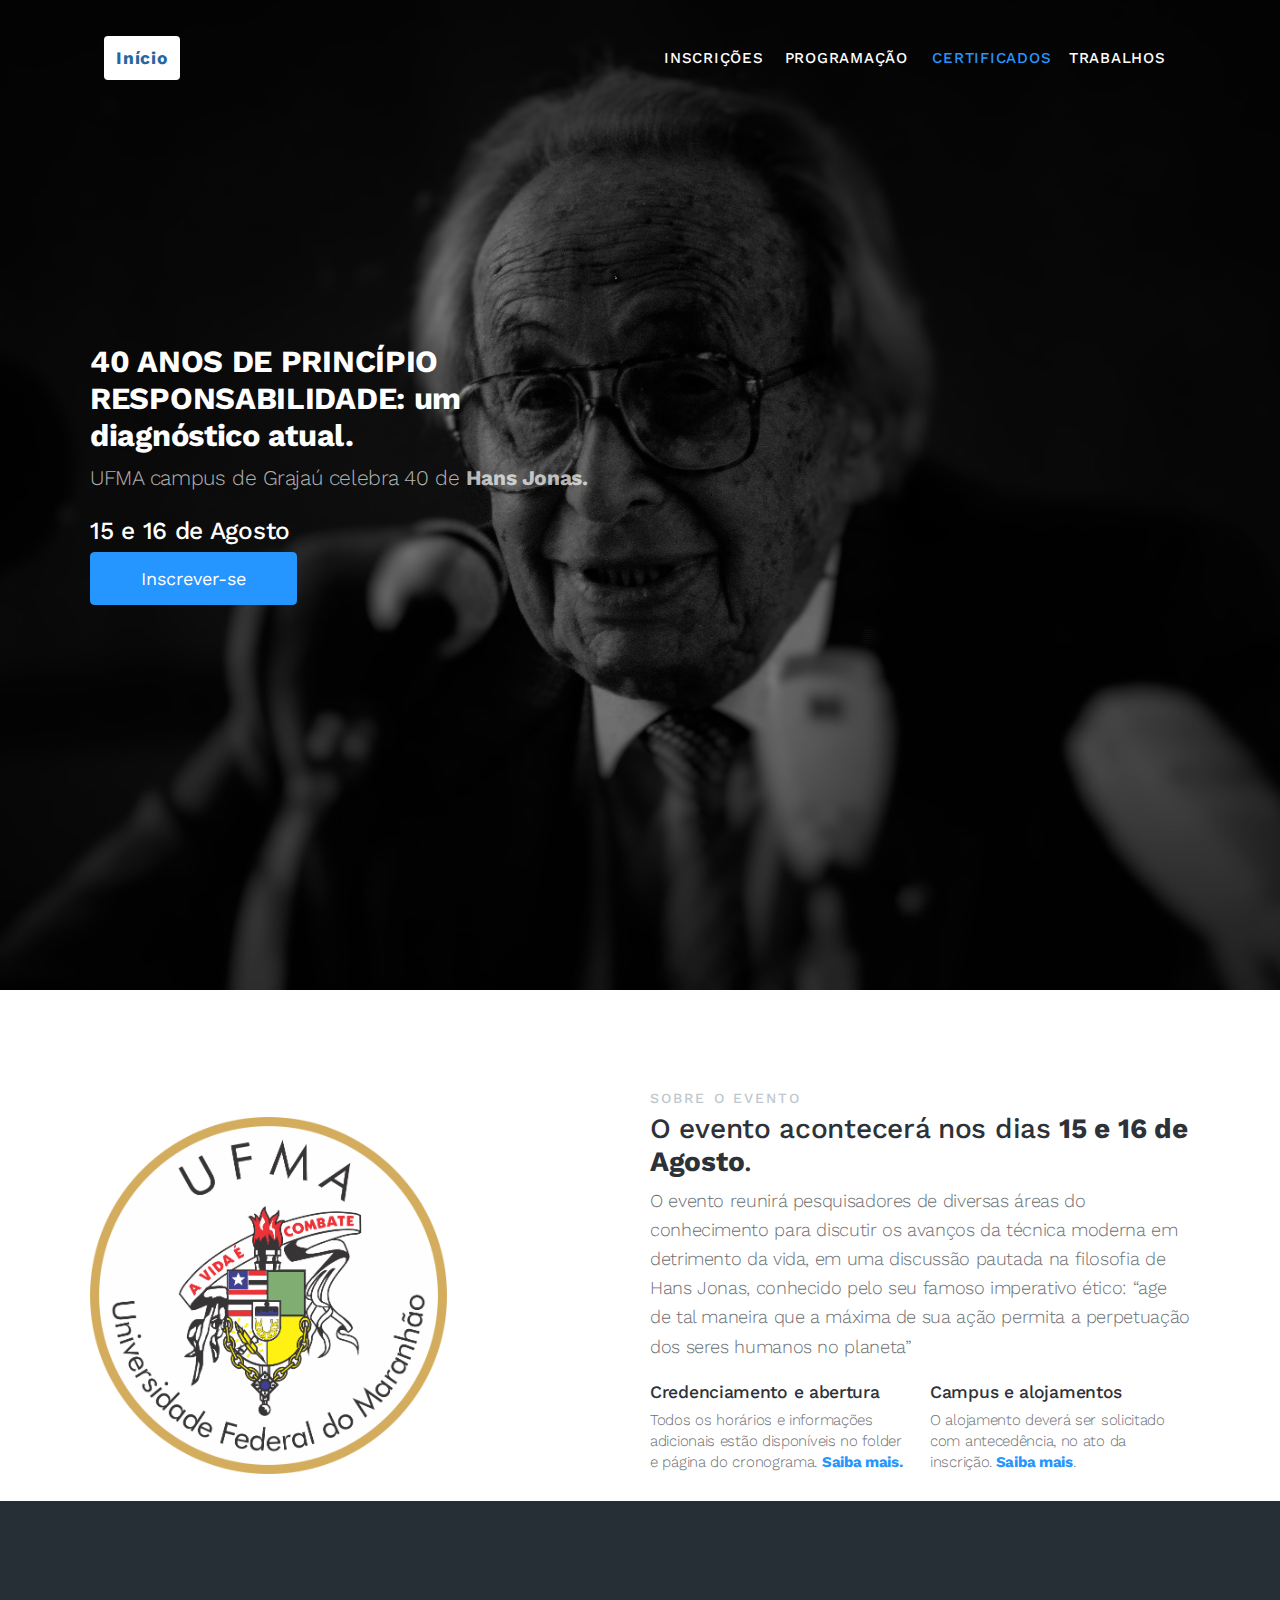
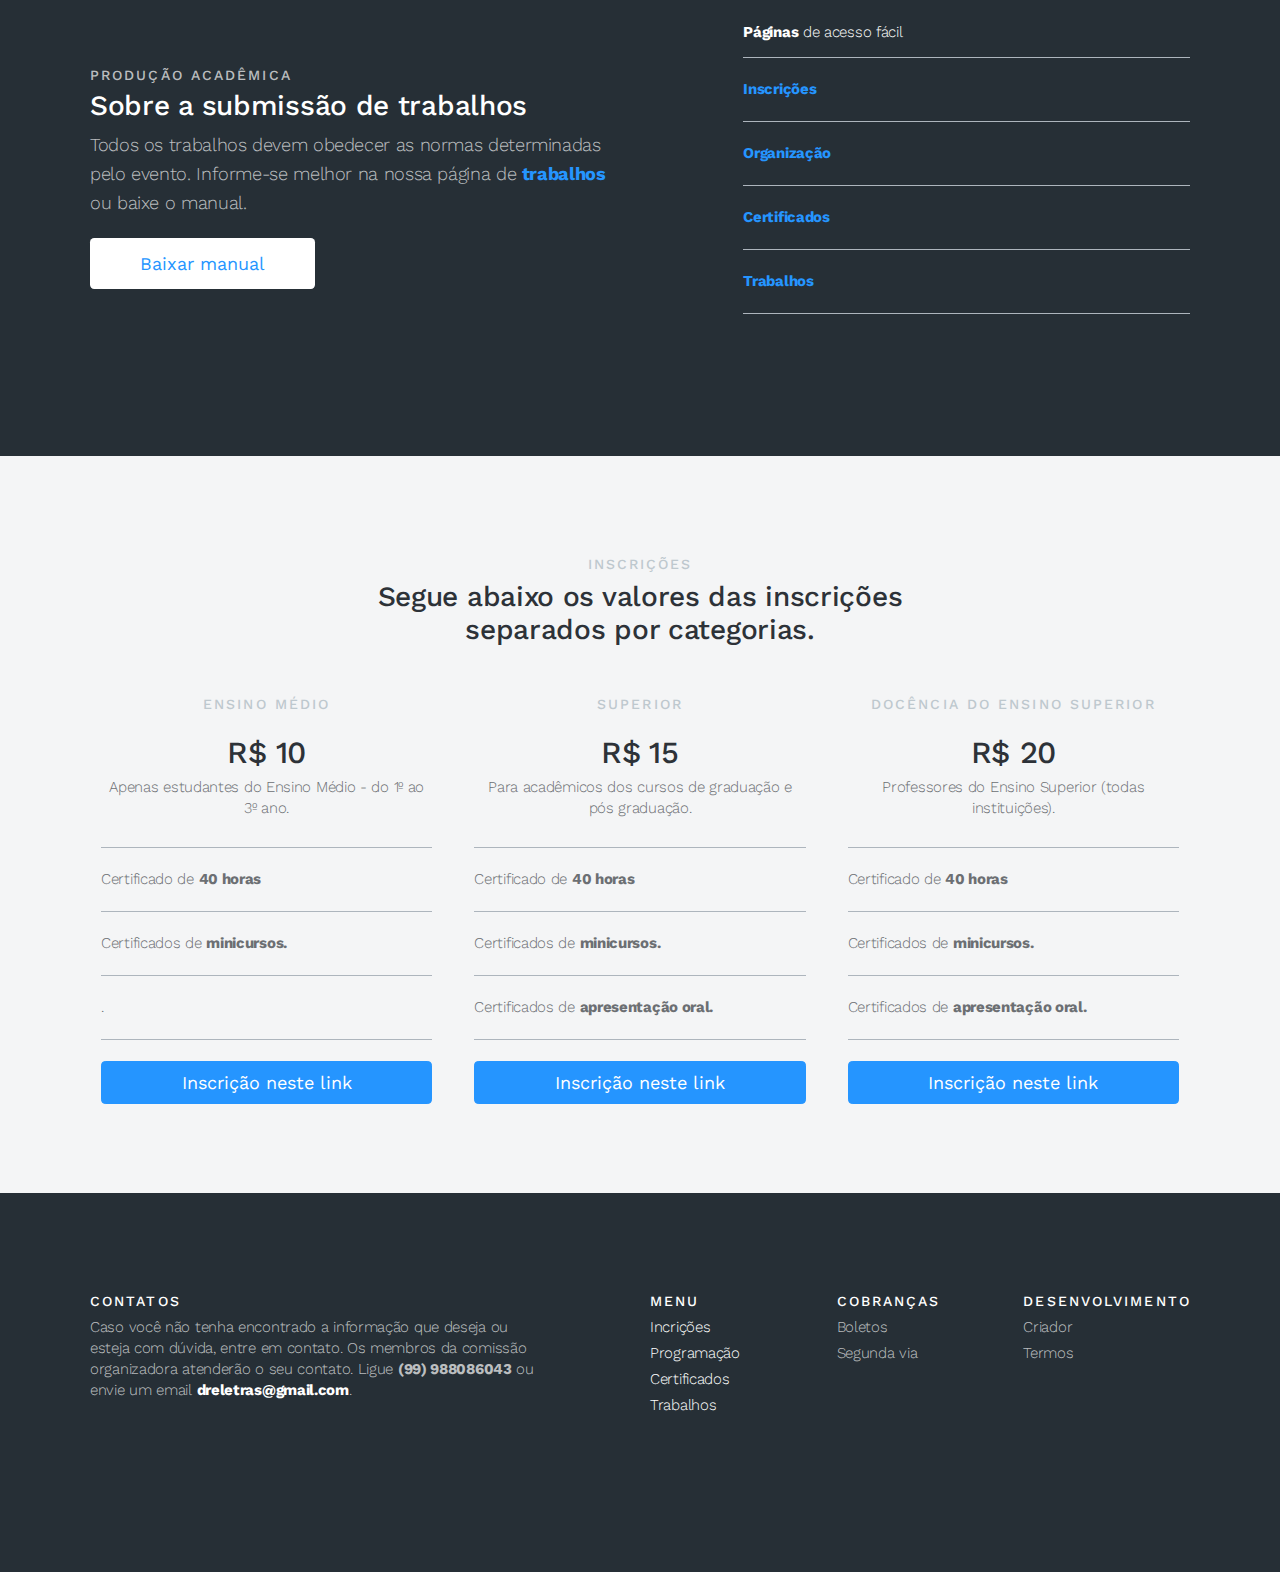
<file: index.html>
<!DOCTYPE html>
<html lang="pt-br">
  <head>
    <meta charset="utf-8">
    <meta http-equiv="X-UA-Compatible" content="IE=edge">
    <meta name="viewport" content="width=device-width, initial-scale=1">
    

    <title>
      
        40 ANOS DE PRINCÍPIO RESPONSABILIDADE
      
    </title>

    
      <link href='https://fonts.googleapis.com/css?family=Lora:400,400italic|Work+Sans:300,400,500,600' rel='stylesheet' type='text/css'>
      <link href="css/toolkit-startup.css" rel="stylesheet">
      <link href="css/application-startup.css" rel="stylesheet">
    

    

    <style>
      /* note: this is a hack for ios iframe for bootstrap themes shopify page */
      /* this chunk of css is not part of the toolkit :) */
      /* …curses ios, etc… */
      @media (max-width: 768px) and (-webkit-min-device-pixel-ratio: 2) {
        body {
          width: 1px;
          min-width: 100%;
          *width: 100%;
        }
        #stage {
          height: 1px;
          overflow: auto;
          min-height: 100vh;
          -webkit-overflow-scrolling: touch;
        }
      }
    </style>
  </head>


<body>

<div class="brz" id="stage">

<div class="k am bqa bse"
     style="background-image: url(img/hans-jonas1.jpg);">

  <div class="e aij aey app-navbar">
  <nav class="du bqq azg qz">
    <a class="l aiy" href="">
      <strong style="background: #fff; padding: 12px; border-radius: 4px; color: #28669F;">Início</strong>
    </a>
    <button
      class="qv"
      type="button"
      data-target="#stage"
      data-toggle="stage"
      data-distance="-250">
      <span class="qw"></span>
    </button>

    <div class="d-none wx axv">
      <ul class="navbar-nav">
        <li class="m ahq ">
          <a class="qm" href="https://doity.com.br/hansjonas40anos/inscricao">Inscrições</a>
        </li>
        <li class="m ahq ">
          <a class="qm" href="https://doity.com.br/hansjonas40anos/calendario">Programação</a>
        </li>
        <li class="m ahq ">
        </li>
          <a class="qm" href="https://drive.google.com/drive/folders/1hEMccmnfzCjHMfsJB8Z8WnTa9_yKVntQ?usp=sharing">Certificados</a>
        <li class="m ahq ">
          <a class="qm" href="https://doity.com.br/hansjonas40anos/blog/trabalhos">Trabalhos</a>
        </li>
      </ul>
    </div>
  </nav>
</div>

  

  <div class="bqg ait">
    <div class="e">
      <div class="c">
        <div class="fv gt">
          <h1 class="bsf bsg"><strong>40 ANOS DE PRINCÍPIO RESPONSABILIDADE: um diagnóstico atual.</strong></h1>
            <p class="al agw an">UFMA campus de Grajaú celebra 40 de <strong>Hans Jonas.</strong></p>
          <h3 class="bsf bsg">15 e 16 de Agosto</h3>
          <a href="https://doity.com.br/hansjonas40anos/inscricao"><button class="dm ox ap">Inscrever-se</button></a>
        </div>
      </div>
    </div>
  </div>
</div>


<div class="k block-secondary aa">
  <div class="e">
    <div class="c aq">

      <div class="fq d-none wx">
        <img class="bsh" src="img/ufma.png" style="width: 80%;">
      </div>

      <div class="gf fx ajb">
        <h6 class="an axv">Sobre o evento</h6>
        <h2>O evento acontecerá nos dias <strong>15 e 16 de Agosto</strong>.</h2>
        <p class="al agw">O evento reunirá pesquisadores de diversas áreas do conhecimento para discutir os avanços da técnica moderna em detrimento da vida, em uma discussão pautada na filosofia de Hans Jonas, conhecido pelo seu famoso imperativo ético: “age de tal maneira que a máxima de sua ação permita a perpetuação dos seres humanos no planeta”</p>
        <div class="c d-none xb">
          <div class="fr agp">
            <h5>Credenciamento e abertura</h5>
            <p>Todos os horários e informações adicionais estão disponíveis no folder e página do cronograma. <a href="#" class="ayc"><strong> Saiba mais.</strong></a></p>
          </div>
          <div class="fr">
            <h5>Campus e alojamentos</h5>
            <p>O alojamento deverá ser solicitado com antecedência, no ato da inscrição.<a href="#" class="ayc"><strong> Saiba mais</strong></a>.</p>
          </div>
        </div>
      </div>
    </div>

  </div>
</div>

<div class="k am block-secondary ab">
  <div class="e">
    <div class="c aq">
      <div class="gf hu jv">
        <h6 class="an axv">produção acadêmica</h6>
        <h2>Sobre a submissão de trabalhos</h2>
        <p class="al agw an">Todos os trabalhos devem obedecer as normas determinadas pelo evento. Informe-se melhor na nossa página de <a href="https://doity.com.br/hansjonas40anos/blog/trabalhos"><strong>trabalhos</strong></a> ou baixe o manual.</p>
        <button class="dm oz ap ayu">
          <a href="https://drive.google.com/open?id=1_aEb_w0wu7YPsn6OpAPzzr-x3kicmD0m" target="_blank">Baixar manual</a>
        </button>
      </div>
      <div class="ge ajb ht jw">
     
           
    
    <ul class="ek ayo ayq agt">
          <p><strong>Páginas</strong> de acesso fácil</p>
          <li class="aij"><a href="https://doity.com.br/hansjonas40anos/inscricao"><strong>Inscrições</strong></a></li>
          <li class="aij" class="dm ox"><a href="https://doity.com.br/hansjonas40anos/calendario"><strong>Organização</strong></a></li>
        <li class="aij" class="dm ox"><a href="https://drive.google.com/drive/folders/1hEMccmnfzCjHMfsJB8Z8WnTa9_yKVntQ?usp=sharing" target="_blank"><strong>Certificados</strong></a></li>
        <li class="aij" class="dm ox"><a href="https://doity.com.br/hansjonas40anos/blog/trabalhos" target="_blank"><strong>Trabalhos</strong></a></li>
        </ul>
  <br>

     
      </div>
    </div>
  </div>
</div>
<!-- DESATIVEI ESTA PARTE PARA DEIXAR O SITE MENOR E MAIS FÁCIL DE NAVEGAR
<div class="k am ad"
     style="background-image: url(img/eletro.jpg);">
    <div class="e">
      <div class="c aq aic yt">
        <div class="fs ge aiq">
          <h6 class="an axv agi">Ensino Médio</h6>
          <h2 class="agw">Várias escolas convidadas para debater assuntos relacionados ao avanço das tecnologias, entre elas: <strong>IFMA</strong> e <strong>Nicolau Dino</strong></h2>
          <p class="agw an">Leve seus alunos também.</p>
        </div>
      </div>
  </div>
</div>

<div class="k ae aiq">
  <div class="e ays">
    <button class="dm ox ap"><strong>IFMA</strong></button>
    <button class="dm ox ap"><strong>EM Nicolau Dino</strong></button>
    <button class="dm ox ap"><strong>UFMA</strong></button>
  </div>
</div>
-->

<div class="k aj">
  <div class="e axh">

    <div class="c ahd yu">
      <div class="fi gh gt">
        <h6 class="an axv agi">Inscrições</h6>
        <h2>Segue abaixo os valores das inscrições separados por categorias.</h2>
      </div>
    </div>

    <div class="c">
      <div class="gd ail ahy ahd">
        <div class="ahx agi">
          <h6 class="an axv agw">Ensino Médio</h6>
          <h1>R$ 10</h1>
          <p class="ahy">Apenas estudantes do Ensino Médio - do 1º ao 3º ano.</p>
        </div>

        <ul class="ek ayo ayq agt">
          <li class="aij">Certificado de <strong>40 horas</strong></li>
          <li class="aij">Certificados de <strong>minicursos.</strong></li>
          <li class="aij"> . </li>
        </ul>

        <a href="https://doity.com.br/hansjonas40anos/inscricao"><button class="dm ap ox btn-block">
         Inscrição <span class="d-none xn"> neste link</span>
        </button></a>
      </div>

      <div class="gd ail ahy ahd">
        <div class="ahx">
          <h6 class="an axv agw">Superior</h6>
          <h1>R$ 15</h1>
          <p class="ahy">Para acadêmicos dos cursos de graduação e pós graduação.</p>
        </div>

        <ul class="ek ayo ayq agt">
          <li class="aij">Certificado de <strong>40 horas</strong></li>
          <li class="aij">Certificados de <strong>minicursos.</strong></li>
          <li class="aij">Certificados de <strong>apresentação oral.</strong></li>
        </ul>

        <a href="https://doity.com.br/hansjonas40anos/inscricao"><button class="dm ap ox btn-block">
          Inscrição <span class="d-none xn"> neste link</span>
        </button></a>
      </div>

      <div class="gd ail ahr ahd">
        <div class="ahx">
          <h6 class="an axv agw">Docência do Ensino Superior</h6>
          <h1>R$ 20</h1>
          <p class="ahy">Professores do Ensino Superior (todas instituições).</p>
        </div>

        <ul class="ek ayo ayq agt">
          <li class="aij">Certificado de <strong>40 horas</strong></li>
          <li class="aij">Certificados de <strong>minicursos.</strong></li>
          <li class="aij">Certificados de <strong>apresentação oral.</strong></li>
        </ul>

        <a href="https://doity.com.br/hansjonas40anos/inscricao"><button class="dm ap ox btn-block">
          Inscrição <span class="d-none xn"> neste link</span>
        </button></a>
      </div>
    </div>

  </div>
</div>

<div class="k am ak">
 <div class="e">
    <div class="c">
      <div class="ge ahd">
        <ul class="ek ayn">
          <li class="agi"><h6 class="axv">Contatos</h6></li>
          <li class="an">
             Caso você não tenha encontrado a informação que deseja ou esteja com dúvida, entre em contato. Os membros da comissão organizadora atenderão o seu contato. Ligue <strong>(99) 988086043</strong> ou envie um email <a href="mailto: dreletras@gmail.com"><strong>dreletras@gmail.com</strong></a>.
          </li>
        </ul>
      </div>
      <div class="gb ajb ahd">
        <ul class="ek ayn">
          <li class="agi"><h6 class="axv">Menu</h6></li>
          <li class="an"><a href="https://doity.com.br/hansjonas40anos/inscricao">Incrições</a></li>
          <li class="an"><a href="https://doity.com.br/hansjonas40anos/calendario">Programação</a></li>
          <li class="an"><a href="https://drive.google.com/drive/folders/1hEMccmnfzCjHMfsJB8Z8WnTa9_yKVntQ?usp=sharing">Certificados</a></li>
          <li class="an"><a href="https://doity.com.br/hansjonas40anos/blog/trabalhos">Trabalhos</a></li>
        </ul>
      </div>
      <div class="gb ahd">
        <ul class="ek ayn">
          <li class="agi"><h6 class="axv">Cobranças</h6></li>
          <li class="an">Boletos</li>
          <li class="an">Segunda via</li>
        </ul>
      </div>
      <div class="gb ahd">
        <ul class="ek ayn">
          <li class="agi"><h6 class="axv">Desenvolvimento</h6></li>
          <li class="an">Criador</li>
          <li class="an">Termos</li>
        </ul>
      </div>
    </div>
  </div>
</div>

</div>

</body>
</html>
</file>
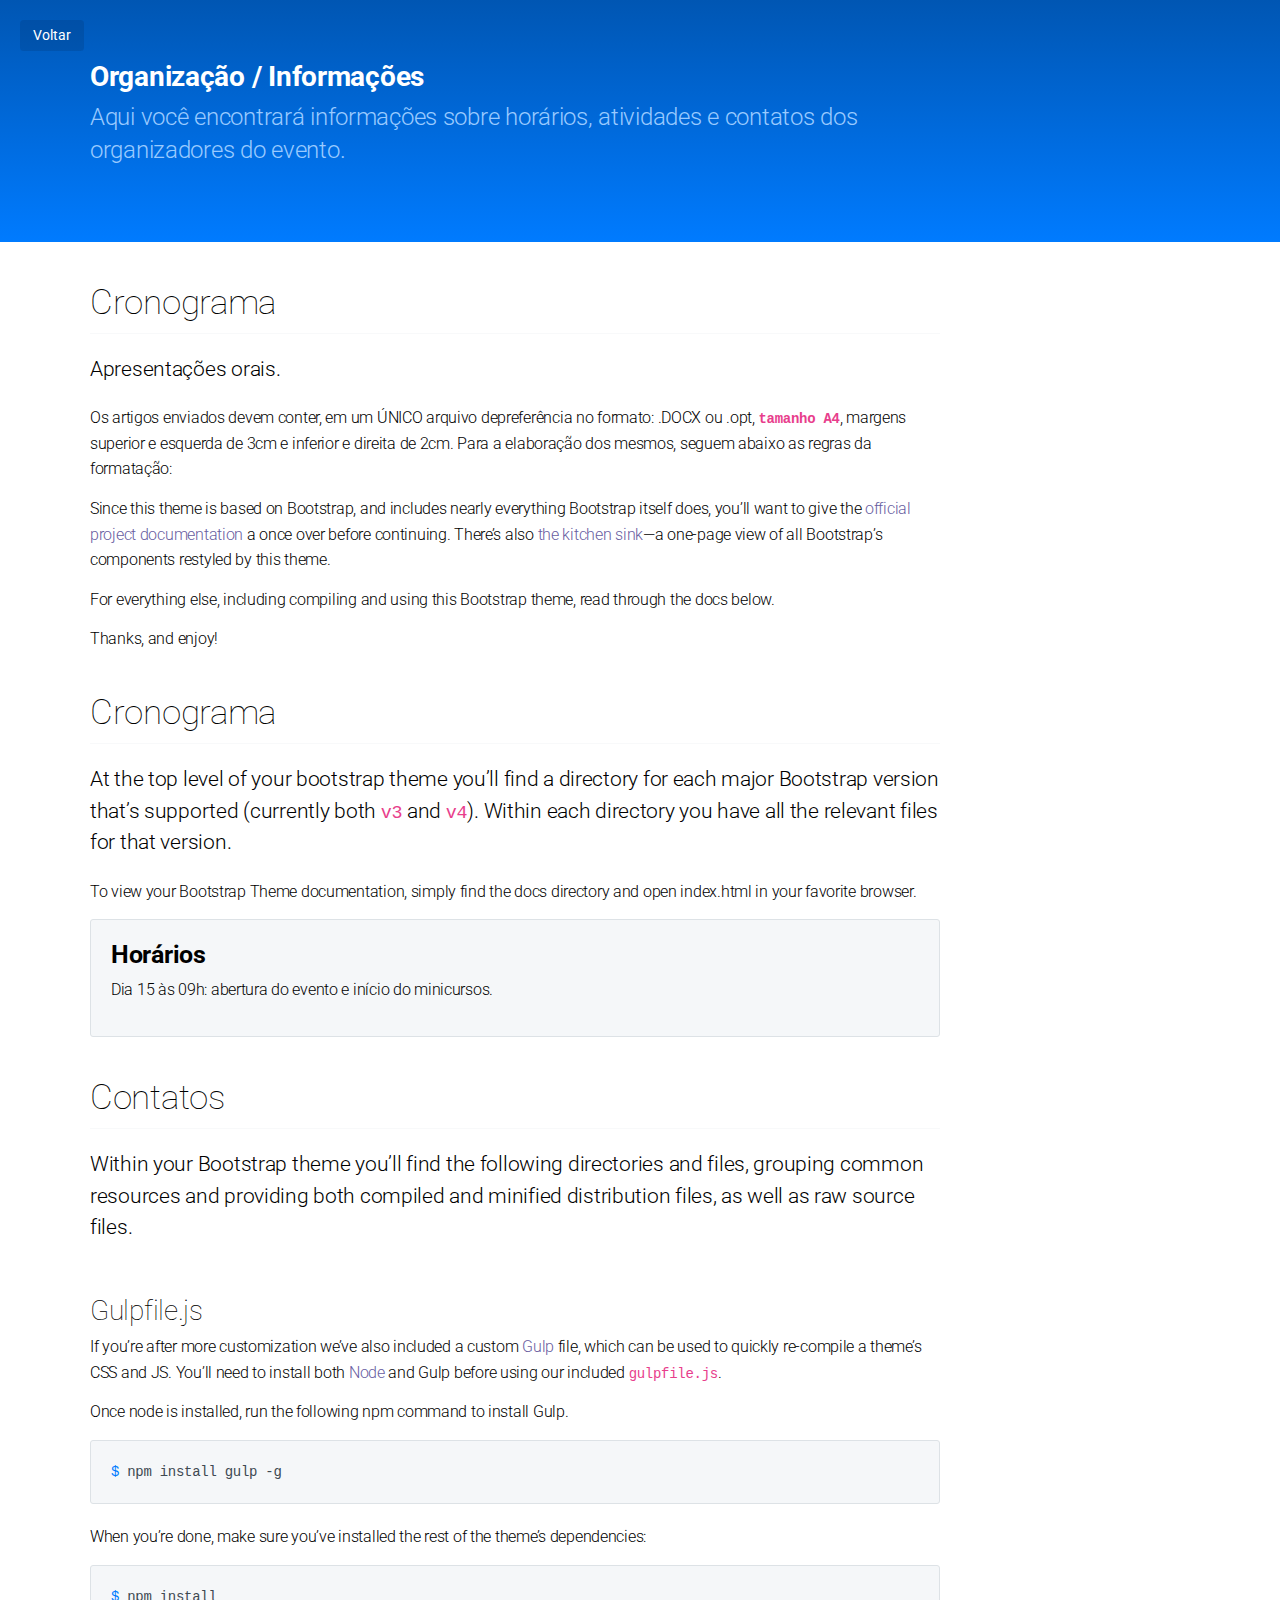
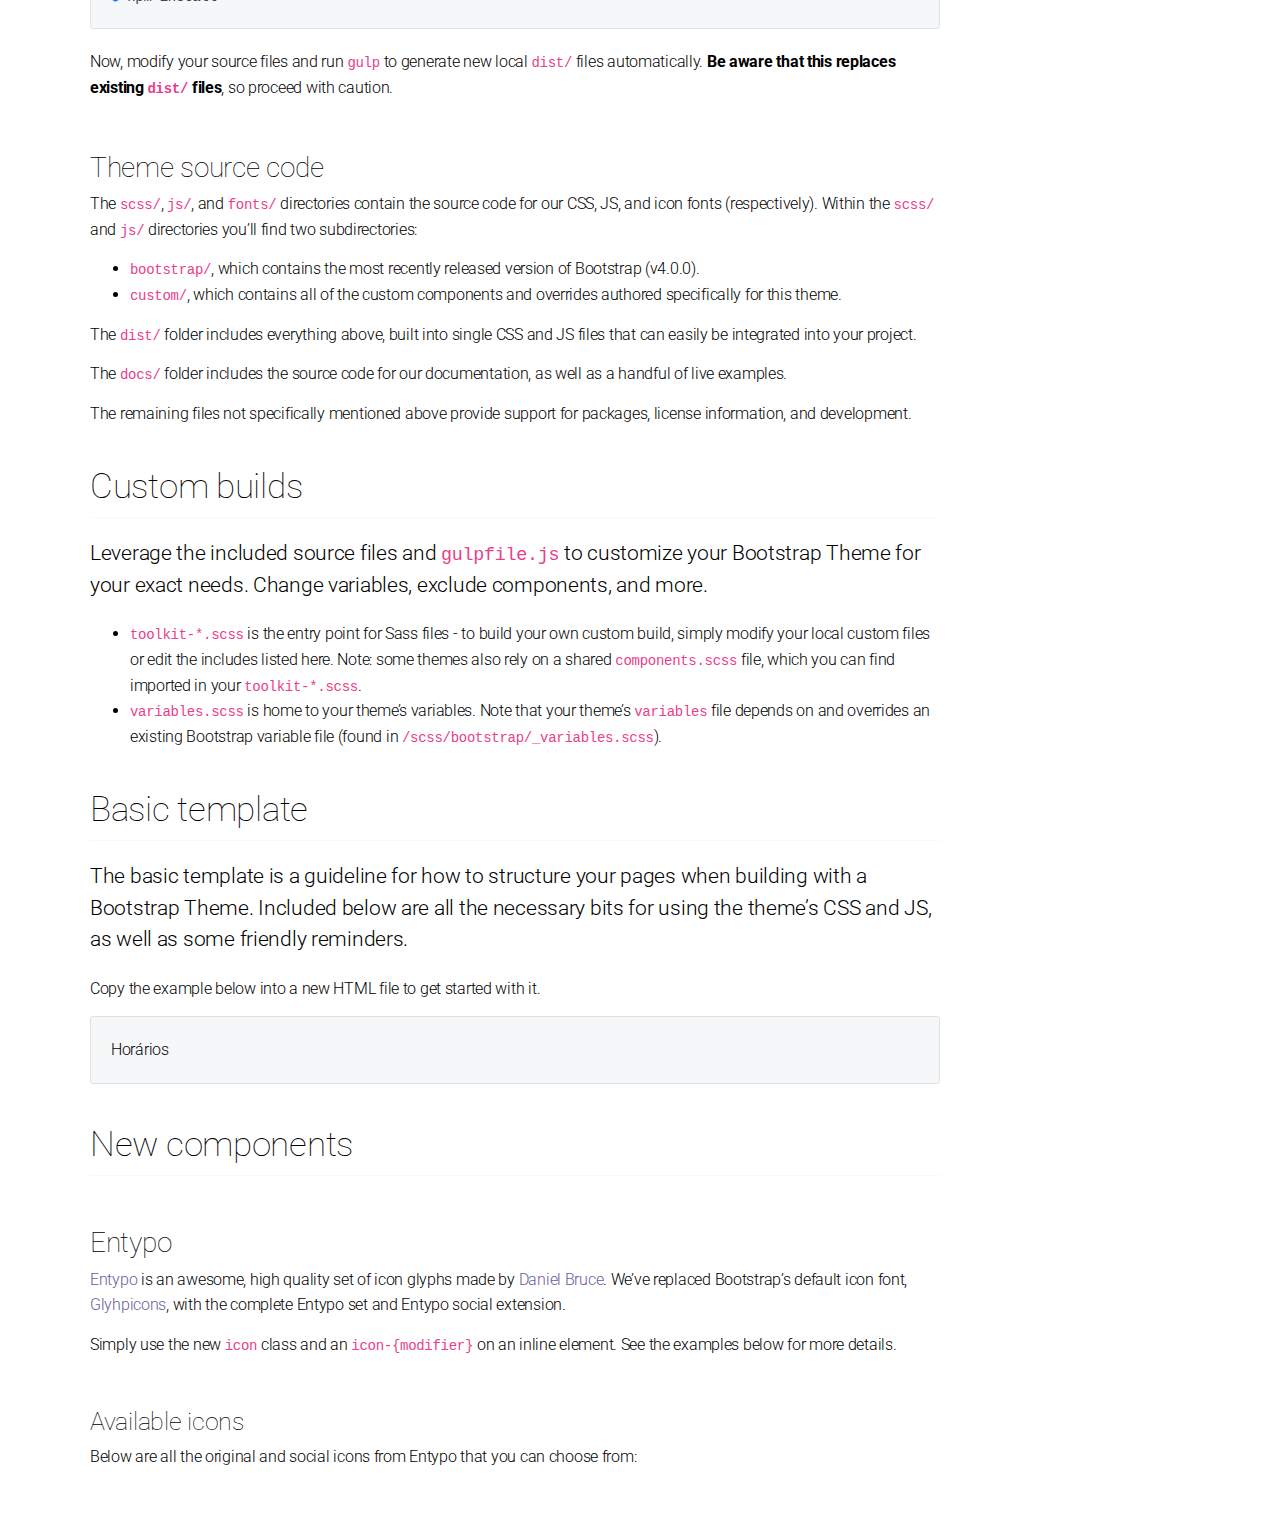
<file: organizacao.html>
<!DOCTYPE html>
<html lang="pt-br">
  <head>
    <meta charset="utf-8">
    <meta http-equiv="X-UA-Compatible" content="IE=edge">
    <meta name="viewport" content="width=device-width, initial-scale=1">

    <title>
      
        40 ANOS DE PRINCÍPIO RESPONSABILIDADE
      
    </title>

    
      <link href="https://fonts.googleapis.com/css?family=Roboto:100,300,400,700" rel="stylesheet">
      <link href="https://fonts.googleapis.com/css?family=EB+Garamond" rel="stylesheet">
      <link href="css/toolkit-minimal.css" rel="stylesheet">
      <link href="css/application-minimal.css" rel="stylesheet">
    

    
      <link href="css/docs.css" rel="stylesheet">
    

    <style>
      /* note: this is a hack for ios iframe for bootstrap themes shopify page */
      /* this chunk of css is not part of the toolkit :) */
      /* …curses ios, etc… */
      @media (max-width: 768px) and (-webkit-min-device-pixel-ratio: 2) {
        body {
          width: 1px;
          min-width: 100%;
          *width: 100%;
        }
        #stage {
          height: 1px;
          overflow: auto;
          min-height: 100vh;
          -webkit-overflow-scrolling: touch;
        }
      }
    </style>
  </head>


<body>
  <div class="bsa hidden" id="sidebar">
  <ul class="nav bpi nav-stacked yl">
    <li class="azb">Examples</li>
    <li class="m">
      <a class="qm" href="../index.html">Startup</a>
    </li>
    <li class="m">
      <a class="qm" href="../minimal/index.html">Minimal</a>
    </li>
    <li class="m">
      <a class="qm" href="../bold/index.html">Bold</a>
    </li>
    <li class="nav-divider"></li>
    <li class="azb">Docs</li>
    <li class="m">
      <a class="qm active" href="../docs/index.html">Toolkit</a>
    </li>
    <li class="m">
      <a class="qm" href="http://getbootstrap.com">Bootstrap</a>
    </li>
  </ul>
</div>


  <div class="brz" id="app-stage">

    <a href="index.html" class="dm po bsc" data-target="#app-stage" data-toggle="stage">
      Voltar
    </a>

    
      <div class="dd" id="content">
        <div class="e">
          <h2><strong>Organização / Informações</strong></h2>
          <p>Aqui você encontrará informações sobre horários, atividades e contatos dos organizadores do evento.</p>
        </div>
      </div>
      <div class="e docs-content">
        
<h1 id="intro">Cronograma</h1>

<p>Apresentações orais.</p>

          <p>Os artigos enviados devem conter, em um ÚNICO arquivo depreferência no formato: .DOCX ou .opt, <code class="btj"><strong>tamanho A4</strong></code>, margens superior e esquerda de 3cm e inferior e direita de 2cm. Para a elaboração dos mesmos, seguem abaixo as regras da formatação:</p>

<p>Since this theme is based on Bootstrap, and includes nearly everything Bootstrap itself does, you’ll want to give the <a href="http://getbootstrap.com">official project documentation</a> a once over before continuing. There’s also <a href="../bootstrap/index.html">the kitchen sink</a>—a one-page view of all Bootstrap’s components restyled by this theme.</p>

<p>For everything else, including compiling and using this Bootstrap theme, read through the docs below.</p>

<p>Thanks, and enjoy!</p>

<h1 id="item2">Cronograma</h1>

<p>At the top level of your bootstrap theme you’ll find a directory for each major Bootstrap version that’s supported (currently both <code class="btj">v3</code> and <code class="btj">v4</code>). Within each directory you have all the relevant files for that version.</p>

<p>To view your Bootstrap Theme documentation, simply find the docs directory and open index.html in your favorite browser.</p>

<figure class="db">

    <h3><strong>Horários</strong></h3>
<p>Dia 15 às 09h: abertura do evento e início do minicursos.</p>



</figure>

<h1 id="item2">Contatos</h1>

<p>Within your Bootstrap theme you’ll find the following directories and files, grouping common resources and providing both compiled and minified distribution files, as well as raw source files.</p>

<h2 id="gulpfilejs">Gulpfile.js</h2>

<p>If you’re after more customization we’ve also included a custom <a href="http://gulpjs.com">Gulp</a> file, which can be used to quickly re-compile a theme’s CSS and JS. You’ll need to install both <a href="https://nodejs.org/en/download/">Node</a> and Gulp before using our included <code class="btj">gulpfile.js</code>.</p>

<p>Once node is installed, run the following npm command to install Gulp.</p>

<figure class="db"><pre><code class="bti" data-lang="bash"><span class="bg">$ </span>npm install gulp -g</code></pre></figure>

<p>When you’re done, make sure you’ve installed the rest of the theme’s dependencies:</p>

<figure class="db"><pre><code class="bti" data-lang="bash"><span class="bg">$ </span>npm install</code></pre></figure>

<p>Now, modify your source files and run <code class="btj">gulp</code> to generate new local <code class="btj">dist/</code> files automatically. <strong>Be aware that this replaces existing <code class="btj">dist/</code> files</strong>, so proceed with caution.</p>

<h2 id="theme-source-code">Theme source code</h2>

<p>The <code class="btj">scss/</code>, <code class="btj">js/</code>, and <code class="btj">fonts/</code> directories contain the source code for our CSS, JS, and icon fonts (respectively). Within the <code class="btj">scss/</code> and <code class="btj">js/</code> directories you’ll find two subdirectories:</p>

<ul>
  <li><code class="btj">bootstrap/</code>, which contains the most recently released version of Bootstrap (v4.0.0).</li>
  <li><code class="btj">custom/</code>, which contains all of the custom components and overrides authored specifically for this theme.</li>
</ul>

<p>The <code class="btj">dist/</code> folder includes everything above, built into single CSS and JS files that can easily be integrated into your project.</p>

<p>The <code class="btj">docs/</code> folder includes the source code for our documentation, as well as a handful of live examples.</p>

<p>The remaining files not specifically mentioned above provide support for packages, license information, and development.</p>

<h1 id="custom-builds">Custom builds</h1>

<p>Leverage the included source files and <code class="btj">gulpfile.js</code> to customize your Bootstrap Theme for your exact needs. Change variables, exclude components, and more.</p>

<ul>
  <li><code class="btj">toolkit-*.scss</code> is the entry point for Sass files - to build your own custom build, simply modify your local custom files or edit the includes listed here. Note: some themes also rely on a shared <code class="btj">components.scss</code> file, which you can find imported in your <code class="btj">toolkit-*.scss</code>.</li>
  <li><code class="btj">variables.scss</code> is home to your theme’s variables. Note that your theme’s <code class="btj">variables</code> file depends on and overrides an existing Bootstrap variable file (found in <code class="btj">/scss/bootstrap/_variables.scss</code>).</li>
</ul>

<h1 id="basic-template">Basic template</h1>

<p>The basic template is a guideline for how to structure your pages when building with a Bootstrap Theme. Included below are all the necessary bits for using the theme’s CSS and JS, as well as some friendly reminders.</p>

<p>Copy the example below into a new HTML file to get started with it.</p>

<figure class="db">

Horários





</figure>

<h1 id="new-components">New components</h1>

<h2 id="entypo">Entypo</h2>

<p><a href="http://entypo.com">Entypo</a> is an awesome, high quality set of icon glyphs made by <a href="http://www.danielbruce.se">Daniel Bruce</a>. We’ve replaced Bootstrap’s default icon font, <a href="http://glyphicons.com">Glyhpicons</a>, with the complete Entypo set and Entypo social extension.</p>

<p>Simply use the new <code class="btj">icon</code> class and an <code class="btj">icon-{modifier}</code> on an inline element. See the examples below for more details.</p>

<h3 id="available-icons">Available icons</h3>

<p>Below are all the original and social icons from Entypo that you can choose from:</p>

</body>
</html>
</file>
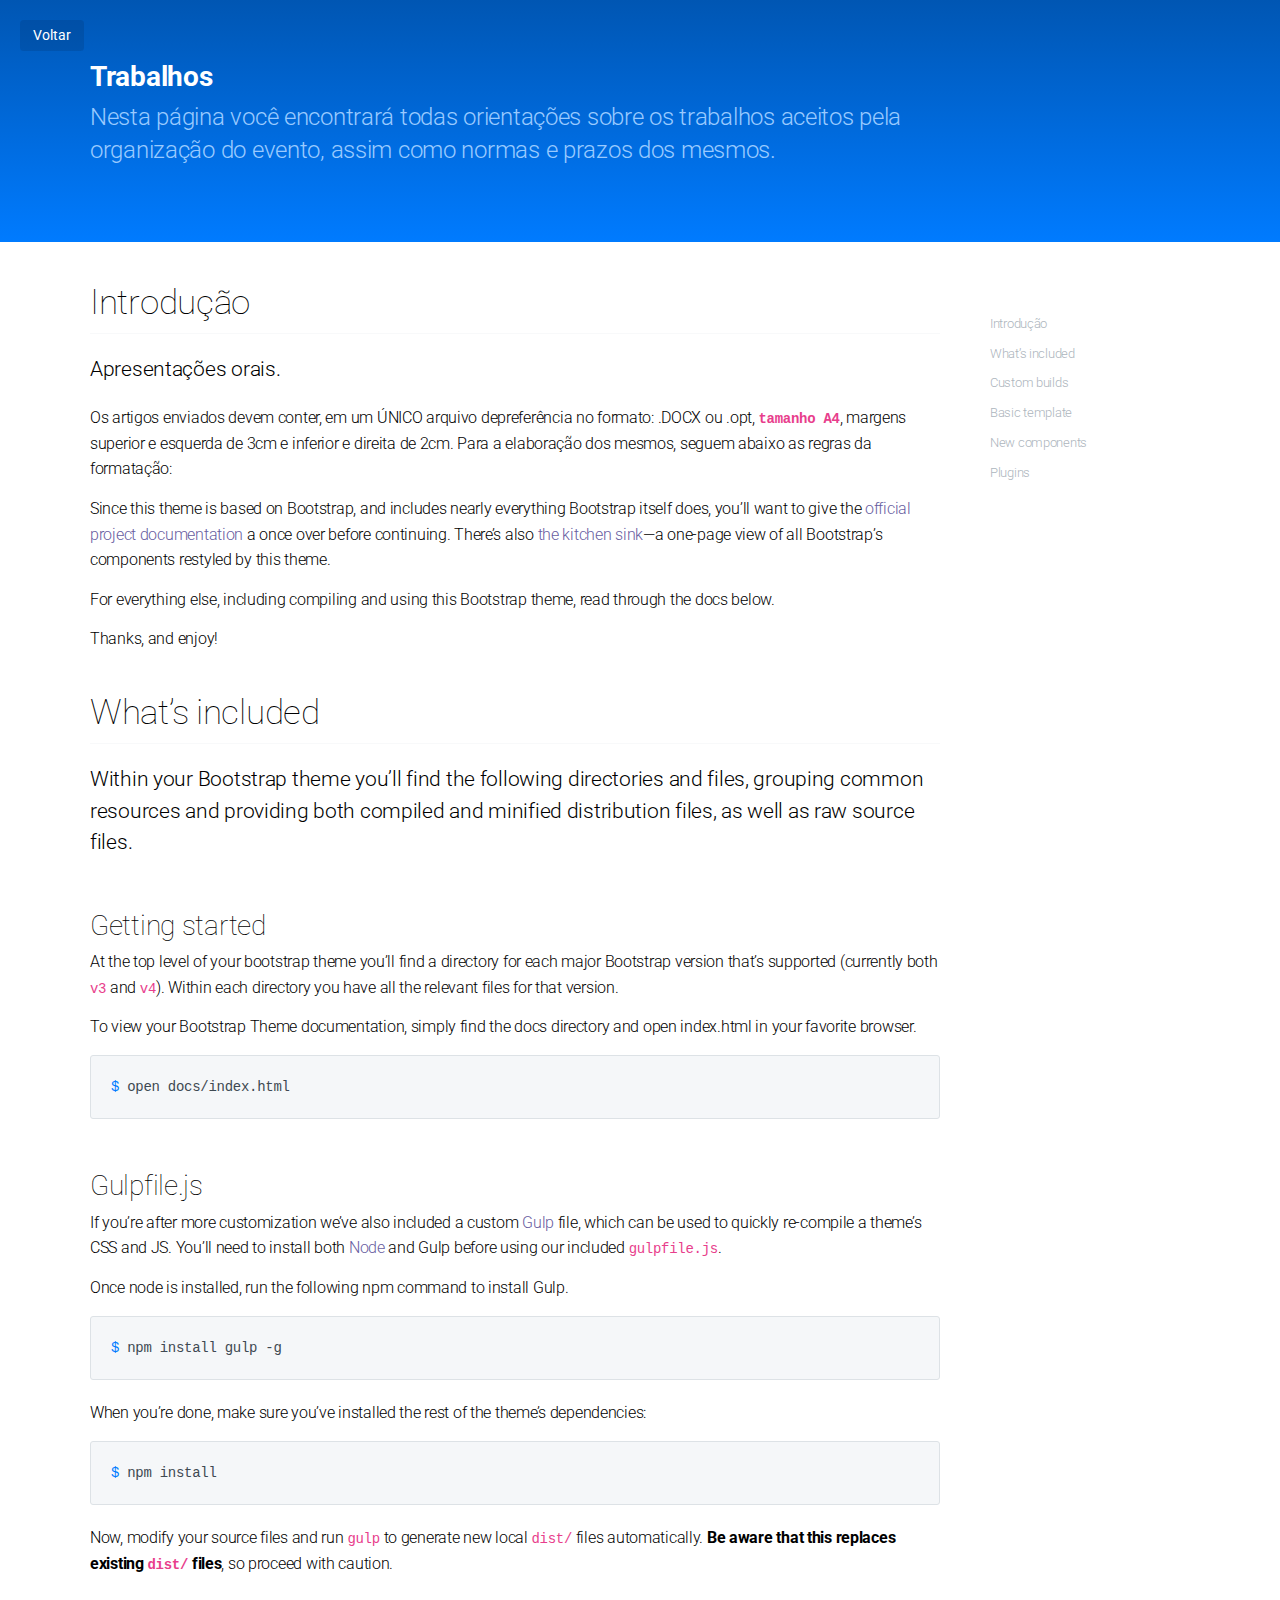
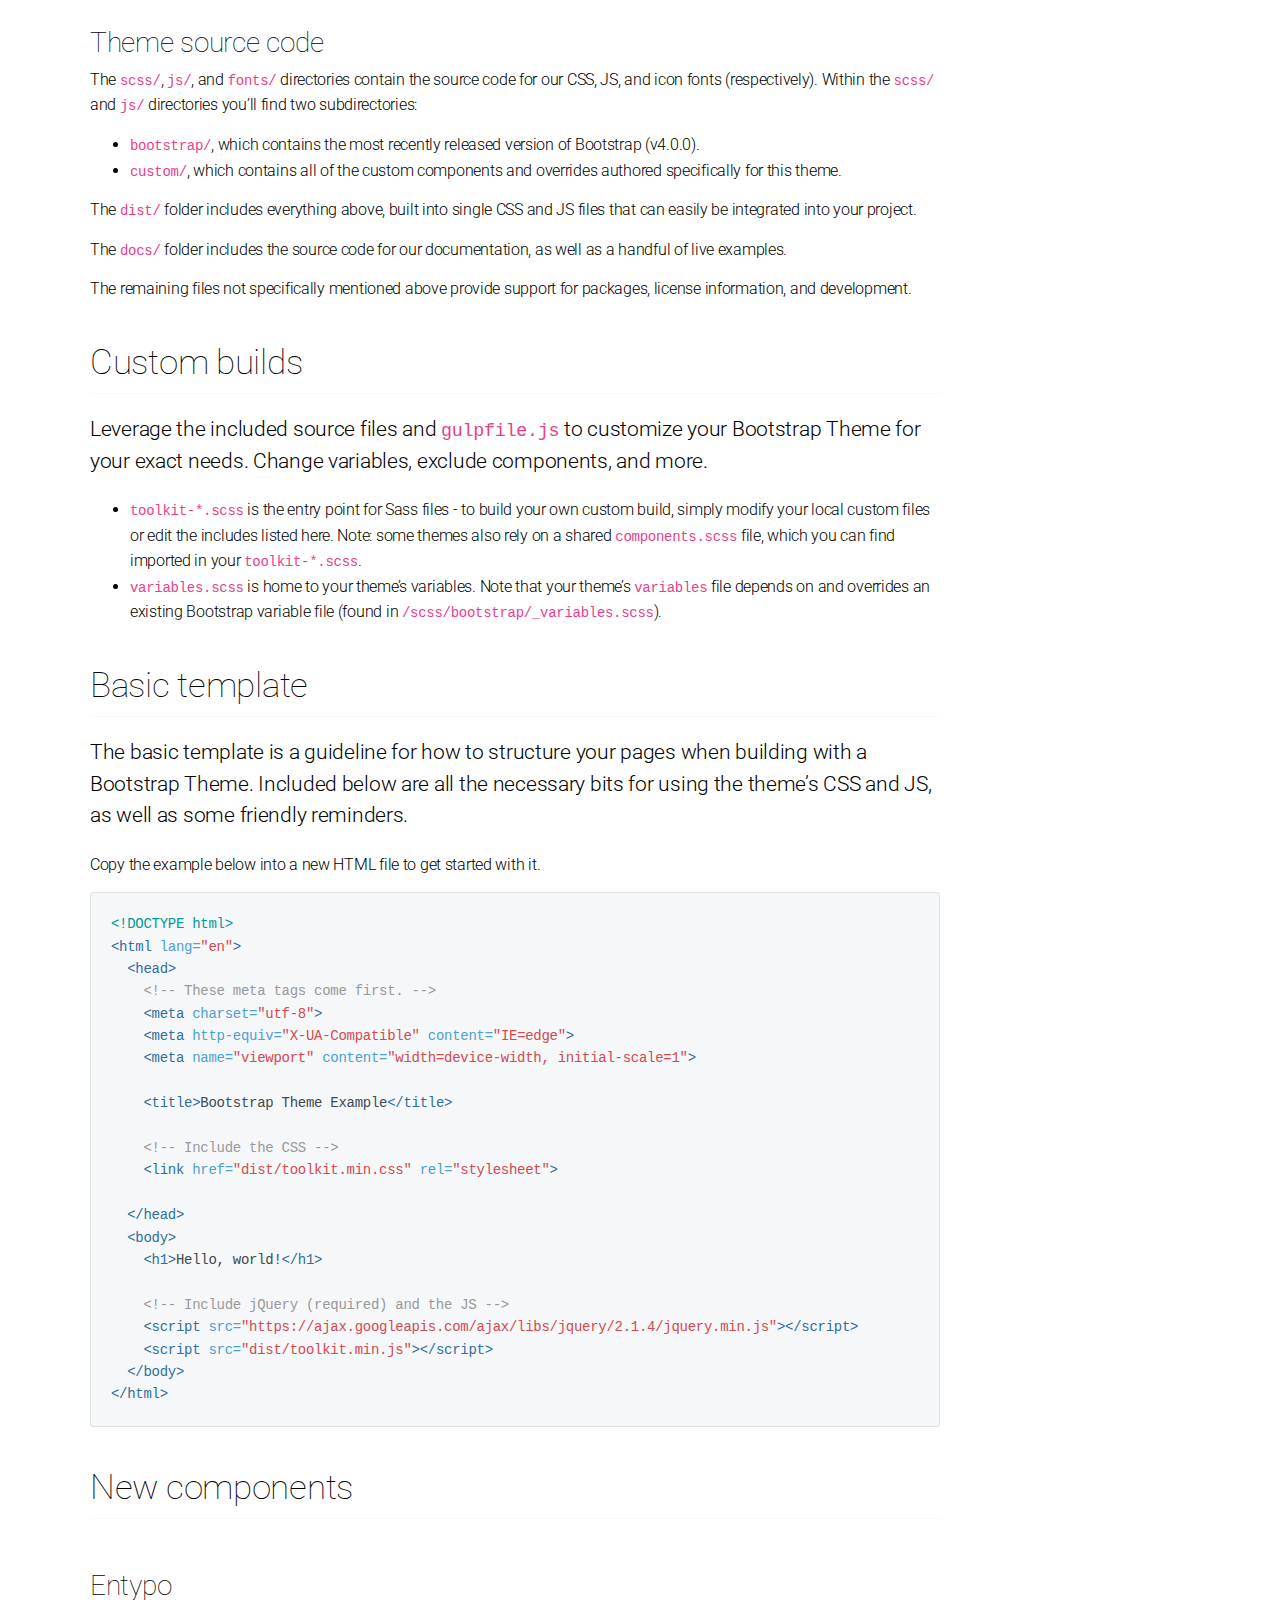
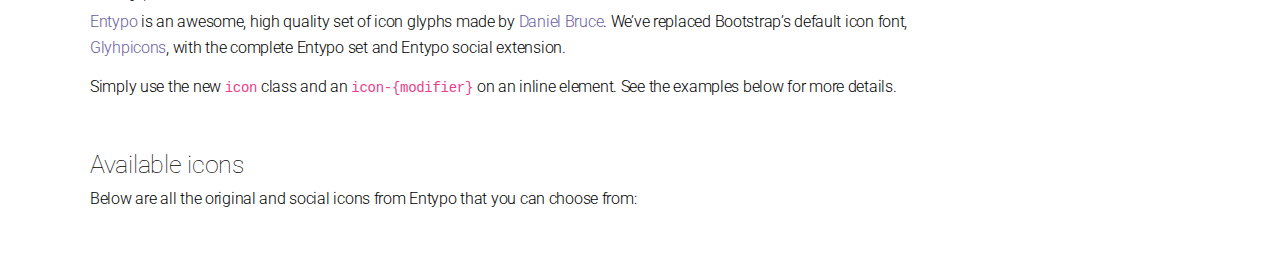
<file: trabalhos.html>
<!DOCTYPE html>
<html lang="pt-br">
  <head>
    <meta charset="utf-8">
    <meta http-equiv="X-UA-Compatible" content="IE=edge">
    <meta name="viewport" content="width=device-width, initial-scale=1">

    <title>
      
        40 ANOS DE PRINCÍPIO RESPONSABILIDADE
      
    </title>

    
      <link href="https://fonts.googleapis.com/css?family=Roboto:100,300,400,700" rel="stylesheet">
      <link href="https://fonts.googleapis.com/css?family=EB+Garamond" rel="stylesheet">
      <link href="css/toolkit-minimal.css" rel="stylesheet">
      <link href="css/application-minimal.css" rel="stylesheet">
    

    
      <link href="css/docs.css" rel="stylesheet">
    

    <style>
      /* note: this is a hack for ios iframe for bootstrap themes shopify page */
      /* this chunk of css is not part of the toolkit :) */
      /* …curses ios, etc… */
      @media (max-width: 768px) and (-webkit-min-device-pixel-ratio: 2) {
        body {
          width: 1px;
          min-width: 100%;
          *width: 100%;
        }
        #stage {
          height: 1px;
          overflow: auto;
          min-height: 100vh;
          -webkit-overflow-scrolling: touch;
        }
      }
    </style>
  </head>


<body>
  <div class="bsa hidden" id="sidebar">
  <ul class="nav bpi nav-stacked yl">
    <li class="azb">Examples</li>
    <li class="m">
      <a class="qm" href="../index.html">Startup</a>
    </li>
    <li class="m">
      <a class="qm" href="../minimal/index.html">Minimal</a>
    </li>
    <li class="m">
      <a class="qm" href="../bold/index.html">Bold</a>
    </li>
    <li class="nav-divider"></li>
    <li class="azb">Docs</li>
    <li class="m">
      <a class="qm active" href="../docs/index.html">Toolkit</a>
    </li>
    <li class="m">
      <a class="qm" href="http://getbootstrap.com">Bootstrap</a>
    </li>
  </ul>
</div>


  <div class="brz" id="app-stage">

    <a href="index.html" class="dm po bsc" data-target="#app-stage" data-toggle="stage">
      Voltar
    </a>

    
      <div class="dd" id="content">
        <div class="e">
          <h2><strong>Trabalhos</strong></h2>
          <p>Nesta página você encontrará todas orientações sobre os trabalhos aceitos pela organização do evento, assim como normas e prazos dos mesmos.</p>
        </div>
      </div>
      <div class="e docs-content">
        
<h1 id="contents">Contents</h1>

<ul id="markdown-toc">
  <li><a href="#contents" id="markdown-toc-contents">Contents</a></li>
  <li><a href="#intro" id="markdown-toc-intro">Introdução</a></li>
  <li><a href="#whats-included" id="markdown-toc-whats-included">What’s included</a>
  </li>
  <li><a href="#custom-builds" id="markdown-toc-custom-builds">Custom builds</a></li>
  <li><a href="#basic-template" id="markdown-toc-basic-template">Basic template</a></li>
  <li><a href="#new-components" id="markdown-toc-new-components">New components</a>
  <li><a href="#plugins" id="markdown-toc-plugins">Plugins</a>
  </li>
</ul>

<h1 id="intro">Introdução</h1>

<p>Apresentações orais.</p>

          <p>Os artigos enviados devem conter, em um ÚNICO arquivo depreferência no formato: .DOCX ou .opt, <code class="btj"><strong>tamanho A4</strong></code>, margens superior e esquerda de 3cm e inferior e direita de 2cm. Para a elaboração dos mesmos, seguem abaixo as regras da formatação:</p>

<p>Since this theme is based on Bootstrap, and includes nearly everything Bootstrap itself does, you’ll want to give the <a href="http://getbootstrap.com">official project documentation</a> a once over before continuing. There’s also <a href="../bootstrap/index.html">the kitchen sink</a>—a one-page view of all Bootstrap’s components restyled by this theme.</p>

<p>For everything else, including compiling and using this Bootstrap theme, read through the docs below.</p>

<p>Thanks, and enjoy!</p>

<h1 id="whats-included">What’s included</h1>

<p>Within your Bootstrap theme you’ll find the following directories and files, grouping common resources and providing both compiled and minified distribution files, as well as raw source files.</p>

<h2 id="getting-started">Getting started</h2>

<p>At the top level of your bootstrap theme you’ll find a directory for each major Bootstrap version that’s supported (currently both <code class="btj">v3</code> and <code class="btj">v4</code>). Within each directory you have all the relevant files for that version.</p>

<p>To view your Bootstrap Theme documentation, simply find the docs directory and open index.html in your favorite browser.</p>

<figure class="db"><pre><code class="bti" data-lang="bash"><span class="bg">$ </span>open docs/index.html</code></pre></figure>

<h2 id="gulpfilejs">Gulpfile.js</h2>

<p>If you’re after more customization we’ve also included a custom <a href="http://gulpjs.com">Gulp</a> file, which can be used to quickly re-compile a theme’s CSS and JS. You’ll need to install both <a href="https://nodejs.org/en/download/">Node</a> and Gulp before using our included <code class="btj">gulpfile.js</code>.</p>

<p>Once node is installed, run the following npm command to install Gulp.</p>

<figure class="db"><pre><code class="bti" data-lang="bash"><span class="bg">$ </span>npm install gulp -g</code></pre></figure>

<p>When you’re done, make sure you’ve installed the rest of the theme’s dependencies:</p>

<figure class="db"><pre><code class="bti" data-lang="bash"><span class="bg">$ </span>npm install</code></pre></figure>

<p>Now, modify your source files and run <code class="btj">gulp</code> to generate new local <code class="btj">dist/</code> files automatically. <strong>Be aware that this replaces existing <code class="btj">dist/</code> files</strong>, so proceed with caution.</p>

<h2 id="theme-source-code">Theme source code</h2>

<p>The <code class="btj">scss/</code>, <code class="btj">js/</code>, and <code class="btj">fonts/</code> directories contain the source code for our CSS, JS, and icon fonts (respectively). Within the <code class="btj">scss/</code> and <code class="btj">js/</code> directories you’ll find two subdirectories:</p>

<ul>
  <li><code class="btj">bootstrap/</code>, which contains the most recently released version of Bootstrap (v4.0.0).</li>
  <li><code class="btj">custom/</code>, which contains all of the custom components and overrides authored specifically for this theme.</li>
</ul>

<p>The <code class="btj">dist/</code> folder includes everything above, built into single CSS and JS files that can easily be integrated into your project.</p>

<p>The <code class="btj">docs/</code> folder includes the source code for our documentation, as well as a handful of live examples.</p>

<p>The remaining files not specifically mentioned above provide support for packages, license information, and development.</p>

<h1 id="custom-builds">Custom builds</h1>

<p>Leverage the included source files and <code class="btj">gulpfile.js</code> to customize your Bootstrap Theme for your exact needs. Change variables, exclude components, and more.</p>

<ul>
  <li><code class="btj">toolkit-*.scss</code> is the entry point for Sass files - to build your own custom build, simply modify your local custom files or edit the includes listed here. Note: some themes also rely on a shared <code class="btj">components.scss</code> file, which you can find imported in your <code class="btj">toolkit-*.scss</code>.</li>
  <li><code class="btj">variables.scss</code> is home to your theme’s variables. Note that your theme’s <code class="btj">variables</code> file depends on and overrides an existing Bootstrap variable file (found in <code class="btj">/scss/bootstrap/_variables.scss</code>).</li>
</ul>

<h1 id="basic-template">Basic template</h1>

<p>The basic template is a guideline for how to structure your pages when building with a Bootstrap Theme. Included below are all the necessary bits for using the theme’s CSS and JS, as well as some friendly reminders.</p>

<p>Copy the example below into a new HTML file to get started with it.</p>

<figure class="db"><pre><code class="btk" data-lang="html"><span class="ax">&lt;!DOCTYPE html&gt;</span>
<span class="cb">&lt;html</span> <span class="br">lang=</span><span class="bq">"en"</span><span class="cb">&gt;</span>
  <span class="cb">&lt;head&gt;</span>
    <span class="as">&lt;!-- These meta tags come first. --&gt;</span>
    <span class="cb">&lt;meta</span> <span class="br">charset=</span><span class="bq">"utf-8"</span><span class="cb">&gt;</span>
    <span class="cb">&lt;meta</span> <span class="br">http-equiv=</span><span class="bq">"X-UA-Compatible"</span> <span class="br">content=</span><span class="bq">"IE=edge"</span><span class="cb">&gt;</span>
    <span class="cb">&lt;meta</span> <span class="br">name=</span><span class="bq">"viewport"</span> <span class="br">content=</span><span class="bq">"width=device-width, initial-scale=1"</span><span class="cb">&gt;</span>

    <span class="cb">&lt;title&gt;</span>Bootstrap Theme Example<span class="cb">&lt;/title&gt;</span>

    <span class="as">&lt;!-- Include the CSS --&gt;</span>
    <span class="cb">&lt;link</span> <span class="br">href=</span><span class="bq">"dist/toolkit.min.css"</span> <span class="br">rel=</span><span class="bq">"stylesheet"</span><span class="cb">&gt;</span>

  <span class="cb">&lt;/head&gt;</span>
  <span class="cb">&lt;body&gt;</span>
    <span class="cb">&lt;h1&gt;</span>Hello, world!<span class="cb">&lt;/h1&gt;</span>

    <span class="as">&lt;!-- Include jQuery (required) and the JS --&gt;</span>
    <span class="cb">&lt;script </span><span class="br">src=</span><span class="bq">"https://ajax.googleapis.com/ajax/libs/jquery/2.1.4/jquery.min.js"</span><span class="cb">&gt;&lt;/script&gt;</span>
    <span class="cb">&lt;script </span><span class="br">src=</span><span class="bq">"dist/toolkit.min.js"</span><span class="cb">&gt;&lt;/script&gt;</span>
  <span class="cb">&lt;/body&gt;</span>
<span class="cb">&lt;/html&gt;</span></code></pre></figure>

<h1 id="new-components">New components</h1>

<h2 id="entypo">Entypo</h2>

<p><a href="http://entypo.com">Entypo</a> is an awesome, high quality set of icon glyphs made by <a href="http://www.danielbruce.se">Daniel Bruce</a>. We’ve replaced Bootstrap’s default icon font, <a href="http://glyphicons.com">Glyhpicons</a>, with the complete Entypo set and Entypo social extension.</p>

<p>Simply use the new <code class="btj">icon</code> class and an <code class="btj">icon-{modifier}</code> on an inline element. See the examples below for more details.</p>

<h3 id="available-icons">Available icons</h3>

<p>Below are all the original and social icons from Entypo that you can choose from:</p>

</body>
</html>
</file>
<file: css/toolkit-startup.css>
@charset "UTF-8";
@media print {
  *,
  *::before,
  *::after {
    text-shadow: none !important;
    box-shadow: none !important; }
  a:not(.btn) {
    text-decoration: underline; }
  abbr[title]::after {
    content: " (" attr(title) ")"; }
  pre {
    white-space: pre-wrap !important; }
  pre,
  blockquote {
    border: 1px solid #999;
    page-break-inside: avoid; }
  thead {
    display: table-header-group; }
  tr,
  img {
    page-break-inside: avoid; }
  p,
  h2,
  h3 {
    orphans: 3;
    widows: 3; }
  h2,
  h3 {
    page-break-after: avoid; }
  @page {
    size: a3; }
  body {
    min-width: 992px !important; }
  .e {
    min-width: 992px !important; }
  .du {
    display: none; }
  .dv {
    border: 1px solid #000; }
  .dw {
    border-collapse: collapse !important; }
    .dw td,
    .dw th {
      background-color: #fff !important; }
  .dx th,
  .dx td {
    border: 1px solid #ddd !important; } }

:root {
  --blue: #007bff;
  --indigo: #6610f2;
  --purple: #6f42c1;
  --pink: #e83e8c;
  --red: #dc3545;
  --orange: #fd7e14;
  --yellow: #ffc107;
  --green: #28a745;
  --teal: #20c997;
  --cyan: #17a2b8;
  --white: #fff;
  --gray: #6c757d;
  --gray-dark: #343a40;
  --primary: #2595FF;
  --secondary: #fff;
  --success: #5cb85c;
  --info: #5bc0de;
  --warning: #f0ad4e;
  --danger: #d9534f;
  --light: #f5f8fa;
  --dark: #122a38;
  --breakpoint-xs: 0;
  --breakpoint-sm: 576px;
  --breakpoint-md: 768px;
  --breakpoint-lg: 992px;
  --breakpoint-xl: 1200px;
  --font-family-sans-serif: "Work sans", "Helvetica Neue", Helvetica, Arial, sans-serif;
  --font-family-monospace: SFMono-Regular, Menlo, Monaco, Consolas, "Liberation Mono", "Courier New", monospace; }

*,
*::before,
*::after {
  box-sizing: border-box; }

html {
  font-family: sans-serif;
  line-height: 1.15;
  -webkit-text-size-adjust: 100%;
  -ms-text-size-adjust: 100%;
  -ms-overflow-style: scrollbar;
  -webkit-tap-highlight-color: transparent; }

@-ms-viewport {
  width: device-width; }

article, aside, dialog, figcaption, figure, footer, header, hgroup, main, nav, section {
  display: block; }

body {
  margin: 0;
  font-family: "Work sans", "Helvetica Neue", Helvetica, Arial, sans-serif;
  font-size: 15px;
  font-weight: 300;
  line-height: 1.4;
  color: #6c6f73;
  text-align: left;
  background-color: #fff; }

[tabindex="-1"]:focus {
  outline: 0 !important; }

hr {
  box-sizing: content-box;
  height: 0;
  overflow: visible; }

h1, h2, h3, h4, h5, h6 {
  margin-top: 0;
  margin-bottom: 0.5rem; }

p {
  margin-top: 0;
  margin-bottom: 1rem; }

abbr[title],
abbr[data-original-title] {
  text-decoration: underline;
  text-decoration: underline dotted;
  cursor: help;
  border-bottom: 0; }

address {
  margin-bottom: 1rem;
  font-style: normal;
  line-height: inherit; }

ol,
ul,
dl {
  margin-top: 0;
  margin-bottom: 1rem; }

ol ol,
ul ul,
ol ul,
ul ol {
  margin-bottom: 0; }

dt {
  font-weight: 700; }

dd {
  margin-bottom: .5rem;
  margin-left: 0; }

blockquote {
  margin: 0 0 1rem; }

dfn {
  font-style: italic; }

b,
strong {
  font-weight: bolder; }

small {
  font-size: 80%; }

sub,
sup {
  position: relative;
  font-size: 75%;
  line-height: 0;
  vertical-align: baseline; }

sub {
  bottom: -.25em; }

sup {
  top: -.5em; }

a {
  color: #2595FF;
  text-decoration: none;
  background-color: transparent;
  -webkit-text-decoration-skip: objects; }
  a:hover {
    color: #006fd8;
    text-decoration: underline; }

a:not([href]):not([tabindex]) {
  color: inherit;
  text-decoration: none; }
  a:not([href]):not([tabindex]):hover, a:not([href]):not([tabindex]):focus {
    color: inherit;
    text-decoration: none; }
  a:not([href]):not([tabindex]):focus {
    outline: 0; }

pre,
code,
kbd,
samp {
  font-family: monospace, monospace;
  font-size: 1em; }

pre {
  margin-top: 0;
  margin-bottom: 1rem;
  overflow: auto;
  -ms-overflow-style: scrollbar; }

figure {
  margin: 0 0 1rem; }

img {
  vertical-align: middle;
  border-style: none; }

svg:not(:root) {
  overflow: hidden; }

table {
  border-collapse: collapse; }

caption {
  padding-top: 0.75rem;
  padding-bottom: 0.75rem;
  color: #BEC8CE;
  text-align: left;
  caption-side: bottom; }

th {
  text-align: inherit; }

label {
  display: inline-block;
  margin-bottom: .5rem; }

button {
  border-radius: 0; }

button:focus {
  outline: 1px dotted;
  outline: 5px auto -webkit-focus-ring-color; }

input,
button,
select,
optgroup,
textarea {
  margin: 0;
  font-family: inherit;
  font-size: inherit;
  line-height: inherit; }

button,
input {
  overflow: visible; }

button,
select {
  text-transform: none; }

button,
html [type="button"],
[type="reset"],
[type="submit"] {
  -webkit-appearance: button; }

button::-moz-focus-inner,
[type="button"]::-moz-focus-inner,
[type="reset"]::-moz-focus-inner,
[type="submit"]::-moz-focus-inner {
  padding: 0;
  border-style: none; }

input[type="radio"],
input[type="checkbox"] {
  box-sizing: border-box;
  padding: 0; }

input[type="date"],
input[type="time"],
input[type="datetime-local"],
input[type="month"] {
  -webkit-appearance: listbox; }

textarea {
  overflow: auto;
  resize: vertical; }

fieldset {
  min-width: 0;
  padding: 0;
  margin: 0;
  border: 0; }

legend {
  display: block;
  width: 100%;
  max-width: 100%;
  padding: 0;
  margin-bottom: .5rem;
  font-size: 1.5rem;
  line-height: inherit;
  color: inherit;
  white-space: normal; }

progress {
  vertical-align: baseline; }

[type="number"]::-webkit-inner-spin-button,
[type="number"]::-webkit-outer-spin-button {
  height: auto; }

[type="search"] {
  outline-offset: -2px;
  -webkit-appearance: none; }

[type="search"]::-webkit-search-cancel-button,
[type="search"]::-webkit-search-decoration {
  -webkit-appearance: none; }

::-webkit-file-upload-button {
  font: inherit;
  -webkit-appearance: button; }

output {
  display: inline-block; }

summary {
  display: list-item;
  cursor: pointer; }

template {
  display: none; }

[hidden] {
  display: none !important; }

h1, h2, h3, h4, h5, h6,
.dy, .dz, .ea, .eb, .ec, .ed {
  margin-bottom: 0.5rem;
  font-family: "Work sans", "Helvetica Neue", Helvetica, Arial, sans-serif;
  font-weight: 500;
  line-height: 1.2;
  color: #2D3238; }

h1, .dy {
  font-size: 2.2rem; }

h2, .dz {
  font-size: 2rem; }

h3, .ea {
  font-size: 1.75rem; }

h4, .eb {
  font-size: 1.5rem; }

h5, .ec {
  font-size: 1.25rem; }

h6, .ed {
  font-size: 1rem; }

.al {
  font-size: 22.5px;
  font-weight: 300; }

.ee {
  font-size: 6rem;
  font-weight: 300;
  line-height: 1.2; }

.ef {
  font-size: 5.5rem;
  font-weight: 300;
  line-height: 1.2; }

.eg {
  font-size: 4.5rem;
  font-weight: 300;
  line-height: 1.2; }

.eh {
  font-size: 3.5rem;
  font-weight: 300;
  line-height: 1.2; }

hr {
  margin-top: 1rem;
  margin-bottom: 1rem;
  border: 0;
  border-top: 1px solid rgba(0, 0, 0, 0.1); }

small,
.ei {
  font-size: 80%;
  font-weight: 400; }

mark,
.ej {
  padding: 0.2em;
  background-color: #fcf8e3; }

.ek {
  padding-left: 0;
  list-style: none; }

.el {
  padding-left: 0;
  list-style: none; }

.em {
  display: inline-block; }
  .em:not(:last-child) {
    margin-right: 0.5rem; }

.en {
  font-size: 90%;
  text-transform: uppercase; }

.eo {
  margin-bottom: 20px;
  font-size: 1.25rem; }

.ep {
  display: block;
  font-size: 80%;
  color: #6c757d; }
  .ep::before {
    content: "\2014 \00A0"; }

.eq {
  max-width: 100%;
  height: auto; }

.er {
  padding: 0.25rem;
  background-color: #fff;
  border: 1px solid #dee2e6;
  border-radius: 0.25rem;
  max-width: 100%;
  height: auto; }

.es {
  display: inline-block; }

.et {
  margin-bottom: 10px;
  line-height: 1; }

.eu {
  font-size: 90%;
  color: #6c757d; }

code,
kbd,
pre,
samp {
  font-family: SFMono-Regular, Menlo, Monaco, Consolas, "Liberation Mono", "Courier New", monospace; }

code {
  font-size: 87.5%;
  color: #e83e8c;
  word-break: break-word; }
  a > code {
    color: inherit; }

kbd {
  padding: 0.2rem 0.4rem;
  font-size: 87.5%;
  color: #fff;
  background-color: #212529;
  border-radius: 0.2rem; }
  kbd kbd {
    padding: 0;
    font-size: 100%;
    font-weight: 700; }

pre {
  display: block;
  font-size: 87.5%;
  color: #212529; }
  pre code {
    font-size: inherit;
    color: inherit;
    word-break: normal; }

.ev {
  max-height: 340px;
  overflow-y: scroll; }

.e {
  width: 100%;
  padding-right: 10px;
  padding-left: 10px;
  margin-right: auto;
  margin-left: auto; }
  @media (min-width: 768px) {
    .e {
      max-width: 720px; } }
  @media (min-width: 992px) {
    .e {
      max-width: 920px; } }
  @media (min-width: 1200px) {
    .e {
      max-width: 1120px; } }

.ew {
  width: 100%;
  padding-right: 10px;
  padding-left: 10px;
  margin-right: auto;
  margin-left: auto; }

.c {
  display: -webkit-box;
  display: -ms-flexbox;
  display: flex;
  -ms-flex-wrap: wrap;
      flex-wrap: wrap;
  margin-right: -10px;
  margin-left: -10px; }

.ex {
  margin-right: 0;
  margin-left: 0; }
  .ex > .ey,
  .ex > [class*="col-"] {
    padding-right: 0;
    padding-left: 0; }

.ez, .fa, .fb, .fc, .fd, .fe, .ff, .fg, .fh, .fi, .fj, .fk, .ey,
.fl, .fm, .fn, .fo, .fp, .fq, .fr, .fs, .ft, .fu, .fv, .fw, .fx, .fy,
.fz, .ga, .gb, .gc, .gd, .ge, .gf, .gg, .gh, .gi, .gj, .gk, .gl, .gm,
.gn, .go, .gp, .gq, .gr, .gs, .gt, .gu, .gv, .gw, .gx, .gy, .gz, .ha,
.hb, .hc, .hd, .he, .hf, .hg, .hh, .hi, .hj, .hk, .hl, .hm, .hn, .ho,
.hp {
  position: relative;
  width: 100%;
  min-height: 1px;
  padding-right: 10px;
  padding-left: 10px; }

.ey {
  -ms-flex-preferred-size: 0;
      flex-basis: 0;
  -webkit-box-flex: 1;
      -ms-flex-positive: 1;
          flex-grow: 1;
  max-width: 100%; }

.fl {
  -webkit-box-flex: 0;
      -ms-flex: 0 0 auto;
          flex: 0 0 auto;
  width: auto;
  max-width: none; }

.ez {
  -webkit-box-flex: 0;
      -ms-flex: 0 0 8.33333%;
          flex: 0 0 8.33333%;
  max-width: 8.33333%; }

.fa {
  -webkit-box-flex: 0;
      -ms-flex: 0 0 16.66667%;
          flex: 0 0 16.66667%;
  max-width: 16.66667%; }

.fb {
  -webkit-box-flex: 0;
      -ms-flex: 0 0 25%;
          flex: 0 0 25%;
  max-width: 25%; }

.fc {
  -webkit-box-flex: 0;
      -ms-flex: 0 0 33.33333%;
          flex: 0 0 33.33333%;
  max-width: 33.33333%; }

.fd {
  -webkit-box-flex: 0;
      -ms-flex: 0 0 41.66667%;
          flex: 0 0 41.66667%;
  max-width: 41.66667%; }

.fe {
  -webkit-box-flex: 0;
      -ms-flex: 0 0 50%;
          flex: 0 0 50%;
  max-width: 50%; }

.ff {
  -webkit-box-flex: 0;
      -ms-flex: 0 0 58.33333%;
          flex: 0 0 58.33333%;
  max-width: 58.33333%; }

.fg {
  -webkit-box-flex: 0;
      -ms-flex: 0 0 66.66667%;
          flex: 0 0 66.66667%;
  max-width: 66.66667%; }

.fh {
  -webkit-box-flex: 0;
      -ms-flex: 0 0 75%;
          flex: 0 0 75%;
  max-width: 75%; }

.fi {
  -webkit-box-flex: 0;
      -ms-flex: 0 0 83.33333%;
          flex: 0 0 83.33333%;
  max-width: 83.33333%; }

.fj {
  -webkit-box-flex: 0;
      -ms-flex: 0 0 91.66667%;
          flex: 0 0 91.66667%;
  max-width: 91.66667%; }

.fk {
  -webkit-box-flex: 0;
      -ms-flex: 0 0 100%;
          flex: 0 0 100%;
  max-width: 100%; }

.hq {
  -webkit-box-ordinal-group: 0;
      -ms-flex-order: -1;
          order: -1; }

.hr {
  -webkit-box-ordinal-group: 14;
      -ms-flex-order: 13;
          order: 13; }

.hs {
  -webkit-box-ordinal-group: 1;
      -ms-flex-order: 0;
          order: 0; }

.ht {
  -webkit-box-ordinal-group: 2;
      -ms-flex-order: 1;
          order: 1; }

.hu {
  -webkit-box-ordinal-group: 3;
      -ms-flex-order: 2;
          order: 2; }

.hv {
  -webkit-box-ordinal-group: 4;
      -ms-flex-order: 3;
          order: 3; }

.hw {
  -webkit-box-ordinal-group: 5;
      -ms-flex-order: 4;
          order: 4; }

.hx {
  -webkit-box-ordinal-group: 6;
      -ms-flex-order: 5;
          order: 5; }

.hy {
  -webkit-box-ordinal-group: 7;
      -ms-flex-order: 6;
          order: 6; }

.hz {
  -webkit-box-ordinal-group: 8;
      -ms-flex-order: 7;
          order: 7; }

.ia {
  -webkit-box-ordinal-group: 9;
      -ms-flex-order: 8;
          order: 8; }

.ib {
  -webkit-box-ordinal-group: 10;
      -ms-flex-order: 9;
          order: 9; }

.ic {
  -webkit-box-ordinal-group: 11;
      -ms-flex-order: 10;
          order: 10; }

.id {
  -webkit-box-ordinal-group: 12;
      -ms-flex-order: 11;
          order: 11; }

.ie {
  -webkit-box-ordinal-group: 13;
      -ms-flex-order: 12;
          order: 12; }

.if {
  margin-left: 8.33333%; }

.ig {
  margin-left: 16.66667%; }

.ih {
  margin-left: 25%; }

.ii {
  margin-left: 33.33333%; }

.ij {
  margin-left: 41.66667%; }

.ik {
  margin-left: 50%; }

.il {
  margin-left: 58.33333%; }

.im {
  margin-left: 66.66667%; }

.io {
  margin-left: 75%; }

.ip {
  margin-left: 83.33333%; }

.iq {
  margin-left: 91.66667%; }

@media (min-width: 576px) {
  .fy {
    -ms-flex-preferred-size: 0;
        flex-basis: 0;
    -webkit-box-flex: 1;
        -ms-flex-positive: 1;
            flex-grow: 1;
    max-width: 100%; }
  .fz {
    -webkit-box-flex: 0;
        -ms-flex: 0 0 auto;
            flex: 0 0 auto;
    width: auto;
    max-width: none; }
  .fm {
    -webkit-box-flex: 0;
        -ms-flex: 0 0 8.33333%;
            flex: 0 0 8.33333%;
    max-width: 8.33333%; }
  .fn {
    -webkit-box-flex: 0;
        -ms-flex: 0 0 16.66667%;
            flex: 0 0 16.66667%;
    max-width: 16.66667%; }
  .fo {
    -webkit-box-flex: 0;
        -ms-flex: 0 0 25%;
            flex: 0 0 25%;
    max-width: 25%; }
  .fp {
    -webkit-box-flex: 0;
        -ms-flex: 0 0 33.33333%;
            flex: 0 0 33.33333%;
    max-width: 33.33333%; }
  .fq {
    -webkit-box-flex: 0;
        -ms-flex: 0 0 41.66667%;
            flex: 0 0 41.66667%;
    max-width: 41.66667%; }
  .fr {
    -webkit-box-flex: 0;
        -ms-flex: 0 0 50%;
            flex: 0 0 50%;
    max-width: 50%; }
  .fs {
    -webkit-box-flex: 0;
        -ms-flex: 0 0 58.33333%;
            flex: 0 0 58.33333%;
    max-width: 58.33333%; }
  .ft {
    -webkit-box-flex: 0;
        -ms-flex: 0 0 66.66667%;
            flex: 0 0 66.66667%;
    max-width: 66.66667%; }
  .fu {
    -webkit-box-flex: 0;
        -ms-flex: 0 0 75%;
            flex: 0 0 75%;
    max-width: 75%; }
  .fv {
    -webkit-box-flex: 0;
        -ms-flex: 0 0 83.33333%;
            flex: 0 0 83.33333%;
    max-width: 83.33333%; }
  .fw {
    -webkit-box-flex: 0;
        -ms-flex: 0 0 91.66667%;
            flex: 0 0 91.66667%;
    max-width: 91.66667%; }
  .fx {
    -webkit-box-flex: 0;
        -ms-flex: 0 0 100%;
            flex: 0 0 100%;
    max-width: 100%; }
  .ir {
    -webkit-box-ordinal-group: 0;
        -ms-flex-order: -1;
            order: -1; }
  .is {
    -webkit-box-ordinal-group: 14;
        -ms-flex-order: 13;
            order: 13; }
  .it {
    -webkit-box-ordinal-group: 1;
        -ms-flex-order: 0;
            order: 0; }
  .iu {
    -webkit-box-ordinal-group: 2;
        -ms-flex-order: 1;
            order: 1; }
  .iv {
    -webkit-box-ordinal-group: 3;
        -ms-flex-order: 2;
            order: 2; }
  .iw {
    -webkit-box-ordinal-group: 4;
        -ms-flex-order: 3;
            order: 3; }
  .ix {
    -webkit-box-ordinal-group: 5;
        -ms-flex-order: 4;
            order: 4; }
  .iy {
    -webkit-box-ordinal-group: 6;
        -ms-flex-order: 5;
            order: 5; }
  .iz {
    -webkit-box-ordinal-group: 7;
        -ms-flex-order: 6;
            order: 6; }
  .ja {
    -webkit-box-ordinal-group: 8;
        -ms-flex-order: 7;
            order: 7; }
  .jb {
    -webkit-box-ordinal-group: 9;
        -ms-flex-order: 8;
            order: 8; }
  .jc {
    -webkit-box-ordinal-group: 10;
        -ms-flex-order: 9;
            order: 9; }
  .jd {
    -webkit-box-ordinal-group: 11;
        -ms-flex-order: 10;
            order: 10; }
  .je {
    -webkit-box-ordinal-group: 12;
        -ms-flex-order: 11;
            order: 11; }
  .jf {
    -webkit-box-ordinal-group: 13;
        -ms-flex-order: 12;
            order: 12; }
  .jg {
    margin-left: 0; }
  .jh {
    margin-left: 8.33333%; }
  .ji {
    margin-left: 16.66667%; }
  .jj {
    margin-left: 25%; }
  .jk {
    margin-left: 33.33333%; }
  .jl {
    margin-left: 41.66667%; }
  .jm {
    margin-left: 50%; }
  .jn {
    margin-left: 58.33333%; }
  .jo {
    margin-left: 66.66667%; }
  .jp {
    margin-left: 75%; }
  .jq {
    margin-left: 83.33333%; }
  .jr {
    margin-left: 91.66667%; } }

@media (min-width: 768px) {
  .gm {
    -ms-flex-preferred-size: 0;
        flex-basis: 0;
    -webkit-box-flex: 1;
        -ms-flex-positive: 1;
            flex-grow: 1;
    max-width: 100%; }
  .gn {
    -webkit-box-flex: 0;
        -ms-flex: 0 0 auto;
            flex: 0 0 auto;
    width: auto;
    max-width: none; }
  .ga {
    -webkit-box-flex: 0;
        -ms-flex: 0 0 8.33333%;
            flex: 0 0 8.33333%;
    max-width: 8.33333%; }
  .gb {
    -webkit-box-flex: 0;
        -ms-flex: 0 0 16.66667%;
            flex: 0 0 16.66667%;
    max-width: 16.66667%; }
  .gc {
    -webkit-box-flex: 0;
        -ms-flex: 0 0 25%;
            flex: 0 0 25%;
    max-width: 25%; }
  .gd {
    -webkit-box-flex: 0;
        -ms-flex: 0 0 33.33333%;
            flex: 0 0 33.33333%;
    max-width: 33.33333%; }
  .ge {
    -webkit-box-flex: 0;
        -ms-flex: 0 0 41.66667%;
            flex: 0 0 41.66667%;
    max-width: 41.66667%; }
  .gf {
    -webkit-box-flex: 0;
        -ms-flex: 0 0 50%;
            flex: 0 0 50%;
    max-width: 50%; }
  .gg {
    -webkit-box-flex: 0;
        -ms-flex: 0 0 58.33333%;
            flex: 0 0 58.33333%;
    max-width: 58.33333%; }
  .gh {
    -webkit-box-flex: 0;
        -ms-flex: 0 0 66.66667%;
            flex: 0 0 66.66667%;
    max-width: 66.66667%; }
  .gi {
    -webkit-box-flex: 0;
        -ms-flex: 0 0 75%;
            flex: 0 0 75%;
    max-width: 75%; }
  .gj {
    -webkit-box-flex: 0;
        -ms-flex: 0 0 83.33333%;
            flex: 0 0 83.33333%;
    max-width: 83.33333%; }
  .gk {
    -webkit-box-flex: 0;
        -ms-flex: 0 0 91.66667%;
            flex: 0 0 91.66667%;
    max-width: 91.66667%; }
  .gl {
    -webkit-box-flex: 0;
        -ms-flex: 0 0 100%;
            flex: 0 0 100%;
    max-width: 100%; }
  .js {
    -webkit-box-ordinal-group: 0;
        -ms-flex-order: -1;
            order: -1; }
  .jt {
    -webkit-box-ordinal-group: 14;
        -ms-flex-order: 13;
            order: 13; }
  .ju {
    -webkit-box-ordinal-group: 1;
        -ms-flex-order: 0;
            order: 0; }
  .jv {
    -webkit-box-ordinal-group: 2;
        -ms-flex-order: 1;
            order: 1; }
  .jw {
    -webkit-box-ordinal-group: 3;
        -ms-flex-order: 2;
            order: 2; }
  .jx {
    -webkit-box-ordinal-group: 4;
        -ms-flex-order: 3;
            order: 3; }
  .jy {
    -webkit-box-ordinal-group: 5;
        -ms-flex-order: 4;
            order: 4; }
  .jz {
    -webkit-box-ordinal-group: 6;
        -ms-flex-order: 5;
            order: 5; }
  .ka {
    -webkit-box-ordinal-group: 7;
        -ms-flex-order: 6;
            order: 6; }
  .kb {
    -webkit-box-ordinal-group: 8;
        -ms-flex-order: 7;
            order: 7; }
  .kc {
    -webkit-box-ordinal-group: 9;
        -ms-flex-order: 8;
            order: 8; }
  .kd {
    -webkit-box-ordinal-group: 10;
        -ms-flex-order: 9;
            order: 9; }
  .ke {
    -webkit-box-ordinal-group: 11;
        -ms-flex-order: 10;
            order: 10; }
  .kf {
    -webkit-box-ordinal-group: 12;
        -ms-flex-order: 11;
            order: 11; }
  .kg {
    -webkit-box-ordinal-group: 13;
        -ms-flex-order: 12;
            order: 12; }
  .kh {
    margin-left: 0; }
  .ki {
    margin-left: 8.33333%; }
  .kj {
    margin-left: 16.66667%; }
  .kk {
    margin-left: 25%; }
  .kl {
    margin-left: 33.33333%; }
  .km {
    margin-left: 41.66667%; }
  .kn {
    margin-left: 50%; }
  .ko {
    margin-left: 58.33333%; }
  .kp {
    margin-left: 66.66667%; }
  .kq {
    margin-left: 75%; }
  .kr {
    margin-left: 83.33333%; }
  .ks {
    margin-left: 91.66667%; } }

@media (min-width: 992px) {
  .ha {
    -ms-flex-preferred-size: 0;
        flex-basis: 0;
    -webkit-box-flex: 1;
        -ms-flex-positive: 1;
            flex-grow: 1;
    max-width: 100%; }
  .hb {
    -webkit-box-flex: 0;
        -ms-flex: 0 0 auto;
            flex: 0 0 auto;
    width: auto;
    max-width: none; }
  .go {
    -webkit-box-flex: 0;
        -ms-flex: 0 0 8.33333%;
            flex: 0 0 8.33333%;
    max-width: 8.33333%; }
  .gp {
    -webkit-box-flex: 0;
        -ms-flex: 0 0 16.66667%;
            flex: 0 0 16.66667%;
    max-width: 16.66667%; }
  .gq {
    -webkit-box-flex: 0;
        -ms-flex: 0 0 25%;
            flex: 0 0 25%;
    max-width: 25%; }
  .gr {
    -webkit-box-flex: 0;
        -ms-flex: 0 0 33.33333%;
            flex: 0 0 33.33333%;
    max-width: 33.33333%; }
  .gs {
    -webkit-box-flex: 0;
        -ms-flex: 0 0 41.66667%;
            flex: 0 0 41.66667%;
    max-width: 41.66667%; }
  .gt {
    -webkit-box-flex: 0;
        -ms-flex: 0 0 50%;
            flex: 0 0 50%;
    max-width: 50%; }
  .gu {
    -webkit-box-flex: 0;
        -ms-flex: 0 0 58.33333%;
            flex: 0 0 58.33333%;
    max-width: 58.33333%; }
  .gv {
    -webkit-box-flex: 0;
        -ms-flex: 0 0 66.66667%;
            flex: 0 0 66.66667%;
    max-width: 66.66667%; }
  .gw {
    -webkit-box-flex: 0;
        -ms-flex: 0 0 75%;
            flex: 0 0 75%;
    max-width: 75%; }
  .gx {
    -webkit-box-flex: 0;
        -ms-flex: 0 0 83.33333%;
            flex: 0 0 83.33333%;
    max-width: 83.33333%; }
  .gy {
    -webkit-box-flex: 0;
        -ms-flex: 0 0 91.66667%;
            flex: 0 0 91.66667%;
    max-width: 91.66667%; }
  .gz {
    -webkit-box-flex: 0;
        -ms-flex: 0 0 100%;
            flex: 0 0 100%;
    max-width: 100%; }
  .kt {
    -webkit-box-ordinal-group: 0;
        -ms-flex-order: -1;
            order: -1; }
  .ku {
    -webkit-box-ordinal-group: 14;
        -ms-flex-order: 13;
            order: 13; }
  .kv {
    -webkit-box-ordinal-group: 1;
        -ms-flex-order: 0;
            order: 0; }
  .kw {
    -webkit-box-ordinal-group: 2;
        -ms-flex-order: 1;
            order: 1; }
  .kx {
    -webkit-box-ordinal-group: 3;
        -ms-flex-order: 2;
            order: 2; }
  .ky {
    -webkit-box-ordinal-group: 4;
        -ms-flex-order: 3;
            order: 3; }
  .kz {
    -webkit-box-ordinal-group: 5;
        -ms-flex-order: 4;
            order: 4; }
  .la {
    -webkit-box-ordinal-group: 6;
        -ms-flex-order: 5;
            order: 5; }
  .lb {
    -webkit-box-ordinal-group: 7;
        -ms-flex-order: 6;
            order: 6; }
  .lc {
    -webkit-box-ordinal-group: 8;
        -ms-flex-order: 7;
            order: 7; }
  .ld {
    -webkit-box-ordinal-group: 9;
        -ms-flex-order: 8;
            order: 8; }
  .le {
    -webkit-box-ordinal-group: 10;
        -ms-flex-order: 9;
            order: 9; }
  .lf {
    -webkit-box-ordinal-group: 11;
        -ms-flex-order: 10;
            order: 10; }
  .lg {
    -webkit-box-ordinal-group: 12;
        -ms-flex-order: 11;
            order: 11; }
  .lh {
    -webkit-box-ordinal-group: 13;
        -ms-flex-order: 12;
            order: 12; }
  .li {
    margin-left: 0; }
  .lj {
    margin-left: 8.33333%; }
  .lk {
    margin-left: 16.66667%; }
  .ll {
    margin-left: 25%; }
  .lm {
    margin-left: 33.33333%; }
  .ln {
    margin-left: 41.66667%; }
  .lo {
    margin-left: 50%; }
  .lp {
    margin-left: 58.33333%; }
  .lq {
    margin-left: 66.66667%; }
  .lr {
    margin-left: 75%; }
  .ls {
    margin-left: 83.33333%; }
  .lt {
    margin-left: 91.66667%; } }

@media (min-width: 1200px) {
  .ho {
    -ms-flex-preferred-size: 0;
        flex-basis: 0;
    -webkit-box-flex: 1;
        -ms-flex-positive: 1;
            flex-grow: 1;
    max-width: 100%; }
  .hp {
    -webkit-box-flex: 0;
        -ms-flex: 0 0 auto;
            flex: 0 0 auto;
    width: auto;
    max-width: none; }
  .hc {
    -webkit-box-flex: 0;
        -ms-flex: 0 0 8.33333%;
            flex: 0 0 8.33333%;
    max-width: 8.33333%; }
  .hd {
    -webkit-box-flex: 0;
        -ms-flex: 0 0 16.66667%;
            flex: 0 0 16.66667%;
    max-width: 16.66667%; }
  .he {
    -webkit-box-flex: 0;
        -ms-flex: 0 0 25%;
            flex: 0 0 25%;
    max-width: 25%; }
  .hf {
    -webkit-box-flex: 0;
        -ms-flex: 0 0 33.33333%;
            flex: 0 0 33.33333%;
    max-width: 33.33333%; }
  .hg {
    -webkit-box-flex: 0;
        -ms-flex: 0 0 41.66667%;
            flex: 0 0 41.66667%;
    max-width: 41.66667%; }
  .hh {
    -webkit-box-flex: 0;
        -ms-flex: 0 0 50%;
            flex: 0 0 50%;
    max-width: 50%; }
  .hi {
    -webkit-box-flex: 0;
        -ms-flex: 0 0 58.33333%;
            flex: 0 0 58.33333%;
    max-width: 58.33333%; }
  .hj {
    -webkit-box-flex: 0;
        -ms-flex: 0 0 66.66667%;
            flex: 0 0 66.66667%;
    max-width: 66.66667%; }
  .hk {
    -webkit-box-flex: 0;
        -ms-flex: 0 0 75%;
            flex: 0 0 75%;
    max-width: 75%; }
  .hl {
    -webkit-box-flex: 0;
        -ms-flex: 0 0 83.33333%;
            flex: 0 0 83.33333%;
    max-width: 83.33333%; }
  .hm {
    -webkit-box-flex: 0;
        -ms-flex: 0 0 91.66667%;
            flex: 0 0 91.66667%;
    max-width: 91.66667%; }
  .hn {
    -webkit-box-flex: 0;
        -ms-flex: 0 0 100%;
            flex: 0 0 100%;
    max-width: 100%; }
  .lu {
    -webkit-box-ordinal-group: 0;
        -ms-flex-order: -1;
            order: -1; }
  .lv {
    -webkit-box-ordinal-group: 14;
        -ms-flex-order: 13;
            order: 13; }
  .lw {
    -webkit-box-ordinal-group: 1;
        -ms-flex-order: 0;
            order: 0; }
  .lx {
    -webkit-box-ordinal-group: 2;
        -ms-flex-order: 1;
            order: 1; }
  .ly {
    -webkit-box-ordinal-group: 3;
        -ms-flex-order: 2;
            order: 2; }
  .lz {
    -webkit-box-ordinal-group: 4;
        -ms-flex-order: 3;
            order: 3; }
  .ma {
    -webkit-box-ordinal-group: 5;
        -ms-flex-order: 4;
            order: 4; }
  .mb {
    -webkit-box-ordinal-group: 6;
        -ms-flex-order: 5;
            order: 5; }
  .mc {
    -webkit-box-ordinal-group: 7;
        -ms-flex-order: 6;
            order: 6; }
  .md {
    -webkit-box-ordinal-group: 8;
        -ms-flex-order: 7;
            order: 7; }
  .me {
    -webkit-box-ordinal-group: 9;
        -ms-flex-order: 8;
            order: 8; }
  .mf {
    -webkit-box-ordinal-group: 10;
        -ms-flex-order: 9;
            order: 9; }
  .mg {
    -webkit-box-ordinal-group: 11;
        -ms-flex-order: 10;
            order: 10; }
  .mh {
    -webkit-box-ordinal-group: 12;
        -ms-flex-order: 11;
            order: 11; }
  .mi {
    -webkit-box-ordinal-group: 13;
        -ms-flex-order: 12;
            order: 12; }
  .mj {
    margin-left: 0; }
  .mk {
    margin-left: 8.33333%; }
  .ml {
    margin-left: 16.66667%; }
  .mm {
    margin-left: 25%; }
  .mn {
    margin-left: 33.33333%; }
  .mo {
    margin-left: 41.66667%; }
  .mp {
    margin-left: 50%; }
  .mq {
    margin-left: 58.33333%; }
  .mr {
    margin-left: 66.66667%; }
  .ms {
    margin-left: 75%; }
  .mt {
    margin-left: 83.33333%; }
  .mu {
    margin-left: 91.66667%; } }

.dw {
  width: 100%;
  max-width: 100%;
  margin-bottom: 20px;
  background-color: transparent; }
  .dw th,
  .dw td {
    padding: 0.75rem;
    vertical-align: top;
    border-top: 1px solid #dee2e6; }
  .dw thead th {
    vertical-align: bottom;
    border-bottom: 2px solid #dee2e6; }
  .dw tbody + tbody {
    border-top: 2px solid #dee2e6; }
  .dw .dw {
    background-color: #fff; }

.mv th,
.mv td {
  padding: 0.3rem; }

.dx {
  border: 1px solid #dee2e6; }
  .dx th,
  .dx td {
    border: 1px solid #dee2e6; }
  .dx thead th,
  .dx thead td {
    border-bottom-width: 2px; }

.mw th,
.mw td,
.mw thead th,
.mw tbody + tbody {
  border: 0; }

.table-striped tbody tr:nth-of-type(odd) {
  background-color: rgba(0, 0, 0, 0.05); }

.mx tbody tr:hover {
  background-color: rgba(0, 0, 0, 0.075); }

.my,
.my > th,
.my > td {
  background-color: #c2e1ff; }

.mx .my:hover {
  background-color: #a9d4ff; }
  .mx .my:hover > td,
  .mx .my:hover > th {
    background-color: #a9d4ff; }

.mz,
.mz > th,
.mz > td {
  background-color: white; }

.mx .mz:hover {
  background-color: #f2f2f2; }
  .mx .mz:hover > td,
  .mx .mz:hover > th {
    background-color: #f2f2f2; }

.na,
.na > th,
.na > td {
  background-color: #d1ebd1; }

.mx .na:hover {
  background-color: #bfe3bf; }
  .mx .na:hover > td,
  .mx .na:hover > th {
    background-color: #bfe3bf; }

.nb,
.nb > th,
.nb > td {
  background-color: #d1edf6; }

.mx .nb:hover {
  background-color: #bce5f2; }
  .mx .nb:hover > td,
  .mx .nb:hover > th {
    background-color: #bce5f2; }

.nc,
.nc > th,
.nc > td {
  background-color: #fbe8cd; }

.mx .nc:hover {
  background-color: #f9ddb5; }
  .mx .nc:hover > td,
  .mx .nc:hover > th {
    background-color: #f9ddb5; }

.nd,
.nd > th,
.nd > td {
  background-color: #f4cfce; }

.mx .nd:hover {
  background-color: #efbbb9; }
  .mx .nd:hover > td,
  .mx .nd:hover > th {
    background-color: #efbbb9; }

.ne,
.ne > th,
.ne > td {
  background-color: #fcfdfe; }

.mx .ne:hover {
  background-color: #e9f0f8; }
  .mx .ne:hover > td,
  .mx .ne:hover > th {
    background-color: #e9f0f8; }

.nf,
.nf > th,
.nf > td {
  background-color: #bdc3c7; }

.mx .nf:hover {
  background-color: #afb6bb; }
  .mx .nf:hover > td,
  .mx .nf:hover > th {
    background-color: #afb6bb; }

.ng,
.ng > th,
.ng > td {
  background-color: rgba(0, 0, 0, 0.075); }

.mx .ng:hover {
  background-color: rgba(0, 0, 0, 0.075); }
  .mx .ng:hover > td,
  .mx .ng:hover > th {
    background-color: rgba(0, 0, 0, 0.075); }

.dw .nh th {
  color: #fff;
  background-color: #212529;
  border-color: #32383e; }

.dw .ni th {
  color: #495057;
  background-color: #e9ecef;
  border-color: #dee2e6; }

.nf {
  color: #fff;
  background-color: #212529; }
  .nf th,
  .nf td,
  .nf thead th {
    border-color: #32383e; }
  .nf.dx {
    border: 0; }
  .nf.table-striped tbody tr:nth-of-type(odd) {
    background-color: rgba(255, 255, 255, 0.05); }
  .nf.mx tbody tr:hover {
    background-color: rgba(255, 255, 255, 0.075); }

@media (max-width: 575.98px) {
  .nj {
    display: block;
    width: 100%;
    overflow-x: auto;
    -webkit-overflow-scrolling: touch;
    -ms-overflow-style: -ms-autohiding-scrollbar; }
    .nj > .dx {
      border: 0; } }

@media (max-width: 767.98px) {
  .nk {
    display: block;
    width: 100%;
    overflow-x: auto;
    -webkit-overflow-scrolling: touch;
    -ms-overflow-style: -ms-autohiding-scrollbar; }
    .nk > .dx {
      border: 0; } }

@media (max-width: 991.98px) {
  .nl {
    display: block;
    width: 100%;
    overflow-x: auto;
    -webkit-overflow-scrolling: touch;
    -ms-overflow-style: -ms-autohiding-scrollbar; }
    .nl > .dx {
      border: 0; } }

@media (max-width: 1199.98px) {
  .nm {
    display: block;
    width: 100%;
    overflow-x: auto;
    -webkit-overflow-scrolling: touch;
    -ms-overflow-style: -ms-autohiding-scrollbar; }
    .nm > .dx {
      border: 0; } }

.nn {
  display: block;
  width: 100%;
  overflow-x: auto;
  -webkit-overflow-scrolling: touch;
  -ms-overflow-style: -ms-autohiding-scrollbar; }
  .nn > .dx {
    border: 0; }

.form-control {
  display: block;
  width: 100%;
  padding: 0.375rem 0.75rem;
  font-size: 15px;
  line-height: 1.5;
  color: #495057;
  background-color: #fff;
  background-clip: padding-box;
  border: 1px solid #ced4da;
  border-radius: 0.25rem;
  -webkit-transition: border-color 0.15s ease-in-out, box-shadow 0.15s ease-in-out;
  transition: border-color 0.15s ease-in-out, box-shadow 0.15s ease-in-out; }
  .form-control::-ms-expand {
    background-color: transparent;
    border: 0; }
  .form-control:focus {
    color: #495057;
    background-color: #fff;
    border-color: #a5d3ff;
    outline: 0;
    box-shadow: 0 0 0 0.2rem rgba(37, 149, 255, 0.25); }
  .form-control::-webkit-input-placeholder {
    color: #6c757d;
    opacity: 1; }
  .form-control::-moz-placeholder {
    color: #6c757d;
    opacity: 1; }
  .form-control:-ms-input-placeholder {
    color: #6c757d;
    opacity: 1; }
  .form-control::placeholder {
    color: #6c757d;
    opacity: 1; }
  .form-control:disabled, .form-control[readonly] {
    background-color: #e9ecef;
    opacity: 1; }

select.form-control:not([size]):not([multiple]) {
  height: calc(2.25rem + 2px); }

select.form-control:focus::-ms-value {
  color: #495057;
  background-color: #fff; }

.no,
.np {
  display: block;
  width: 100%; }

.nq {
  padding-top: calc(0.375rem + 1px);
  padding-bottom: calc(0.375rem + 1px);
  margin-bottom: 0;
  font-size: inherit;
  line-height: 1.5; }

.nr {
  padding-top: calc(0.5rem + 1px);
  padding-bottom: calc(0.5rem + 1px);
  font-size: 1.25rem;
  line-height: 1.5; }

.ns {
  padding-top: calc(0.25rem + 1px);
  padding-bottom: calc(0.25rem + 1px);
  font-size: 0.875rem;
  line-height: 1.5; }

.nt {
  display: block;
  width: 100%;
  padding-top: 0.375rem;
  padding-bottom: 0.375rem;
  margin-bottom: 0;
  line-height: 1.5;
  background-color: transparent;
  border: solid transparent;
  border-width: 1px 0; }
  .nt.nu, .nv > .nt.form-control,
  .nv > .nw > .nt.nx,
  .nv > .ny > .nt.nx,
  .nv > .nw > .nt.dm,
  .nv > .ny > .nt.dm, .nt.nz, .oa > .nt.form-control,
  .oa > .nw > .nt.nx,
  .oa > .ny > .nt.nx,
  .oa > .nw > .nt.dm,
  .oa > .ny > .nt.dm {
    padding-right: 0;
    padding-left: 0; }

.nu, .nv > .form-control,
.nv > .nw > .nx,
.nv > .ny > .nx,
.nv > .nw > .dm,
.nv > .ny > .dm {
  padding: 0.25rem 0.5rem;
  font-size: 0.875rem;
  line-height: 1.5;
  border-radius: 0.2rem; }

select.nu:not([size]):not([multiple]), .nv > select.form-control:not([size]):not([multiple]),
.nv > .nw > select.nx:not([size]):not([multiple]),
.nv > .ny > select.nx:not([size]):not([multiple]),
.nv > .nw > select.dm:not([size]):not([multiple]),
.nv > .ny > select.dm:not([size]):not([multiple]) {
  height: calc(1.8125rem + 2px); }

.nz, .oa > .form-control,
.oa > .nw > .nx,
.oa > .ny > .nx,
.oa > .nw > .dm,
.oa > .ny > .dm {
  padding: 0.5rem 1rem;
  font-size: 1.25rem;
  line-height: 1.5;
  border-radius: 0.3rem; }

select.nz:not([size]):not([multiple]), .oa > select.form-control:not([size]):not([multiple]),
.oa > .nw > select.nx:not([size]):not([multiple]),
.oa > .ny > select.nx:not([size]):not([multiple]),
.oa > .nw > select.dm:not([size]):not([multiple]),
.oa > .ny > select.dm:not([size]):not([multiple]) {
  height: calc(2.875rem + 2px); }

.ob {
  margin-bottom: 1rem; }

.oc {
  display: block;
  margin-top: 0.25rem; }

.od {
  display: -webkit-box;
  display: -ms-flexbox;
  display: flex;
  -ms-flex-wrap: wrap;
      flex-wrap: wrap;
  margin-right: -5px;
  margin-left: -5px; }
  .od > .ey,
  .od > [class*="col-"] {
    padding-right: 5px;
    padding-left: 5px; }

.oe {
  position: relative;
  display: block;
  padding-left: 1.25rem; }

.of {
  position: absolute;
  margin-top: 0.3rem;
  margin-left: -1.25rem; }
  .of:disabled ~ .og {
    color: #BEC8CE; }

.og {
  margin-bottom: 0; }

.oh {
  display: -webkit-inline-box;
  display: -ms-inline-flexbox;
  display: inline-flex;
  -webkit-box-align: center;
      -ms-flex-align: center;
          align-items: center;
  padding-left: 0;
  margin-right: 0.75rem; }
  .oh .of {
    position: static;
    margin-top: 0;
    margin-right: 0.3125rem;
    margin-left: 0; }

.oi {
  display: none;
  width: 100%;
  margin-top: 0.25rem;
  font-size: 80%;
  color: #5cb85c; }

.oj {
  position: absolute;
  top: 100%;
  z-index: 5;
  display: none;
  max-width: 100%;
  padding: .5rem;
  margin-top: .1rem;
  font-size: .875rem;
  line-height: 1;
  color: #fff;
  background-color: rgba(92, 184, 92, 0.8);
  border-radius: .2rem; }

.ok .form-control:valid, .form-control.ol, .ok
.om:valid,
.om.ol {
  border-color: #5cb85c; }
  .ok .form-control:valid:focus, .form-control.ol:focus, .ok
  .om:valid:focus,
  .om.ol:focus {
    border-color: #5cb85c;
    box-shadow: 0 0 0 0.2rem rgba(92, 184, 92, 0.25); }
  .ok .form-control:valid ~ .oi,
  .ok .form-control:valid ~ .oj, .form-control.ol ~ .oi,
  .form-control.ol ~ .oj, .ok
  .om:valid ~ .oi,
  .ok
  .om:valid ~ .oj,
  .om.ol ~ .oi,
  .om.ol ~ .oj {
    display: block; }

.ok .of:valid ~ .og, .of.ol ~ .og {
  color: #5cb85c; }

.ok .of:valid ~ .oi,
.ok .of:valid ~ .oj, .of.ol ~ .oi,
.of.ol ~ .oj {
  display: block; }

.ok .on:valid ~ .oo, .on.ol ~ .oo {
  color: #5cb85c; }
  .ok .on:valid ~ .oo::before, .on.ol ~ .oo::before {
    background-color: #b5dfb5; }

.ok .on:valid ~ .oi,
.ok .on:valid ~ .oj, .on.ol ~ .oi,
.on.ol ~ .oj {
  display: block; }

.ok .on:valid:checked ~ .oo::before, .on.ol:checked ~ .oo::before {
  background-color: #80c780; }

.ok .on:valid:focus ~ .oo::before, .on.ol:focus ~ .oo::before {
  box-shadow: 0 0 0 1px #fff, 0 0 0 0.2rem rgba(92, 184, 92, 0.25); }

.ok .op:valid ~ .oq, .op.ol ~ .oq {
  border-color: #5cb85c; }
  .ok .op:valid ~ .oq::before, .op.ol ~ .oq::before {
    border-color: inherit; }

.ok .op:valid ~ .oi,
.ok .op:valid ~ .oj, .op.ol ~ .oi,
.op.ol ~ .oj {
  display: block; }

.ok .op:valid:focus ~ .oq, .op.ol:focus ~ .oq {
  box-shadow: 0 0 0 0.2rem rgba(92, 184, 92, 0.25); }

.or {
  display: none;
  width: 100%;
  margin-top: 0.25rem;
  font-size: 80%;
  color: #d9534f; }

.os {
  position: absolute;
  top: 100%;
  z-index: 5;
  display: none;
  max-width: 100%;
  padding: .5rem;
  margin-top: .1rem;
  font-size: .875rem;
  line-height: 1;
  color: #fff;
  background-color: rgba(217, 83, 79, 0.8);
  border-radius: .2rem; }

.ok .form-control:invalid, .form-control.ot, .ok
.om:invalid,
.om.ot {
  border-color: #d9534f; }
  .ok .form-control:invalid:focus, .form-control.ot:focus, .ok
  .om:invalid:focus,
  .om.ot:focus {
    border-color: #d9534f;
    box-shadow: 0 0 0 0.2rem rgba(217, 83, 79, 0.25); }
  .ok .form-control:invalid ~ .or,
  .ok .form-control:invalid ~ .os, .form-control.ot ~ .or,
  .form-control.ot ~ .os, .ok
  .om:invalid ~ .or,
  .ok
  .om:invalid ~ .os,
  .om.ot ~ .or,
  .om.ot ~ .os {
    display: block; }

.ok .of:invalid ~ .og, .of.ot ~ .og {
  color: #d9534f; }

.ok .of:invalid ~ .or,
.ok .of:invalid ~ .os, .of.ot ~ .or,
.of.ot ~ .os {
  display: block; }

.ok .on:invalid ~ .oo, .on.ot ~ .oo {
  color: #d9534f; }
  .ok .on:invalid ~ .oo::before, .on.ot ~ .oo::before {
    background-color: #f0b9b8; }

.ok .on:invalid ~ .or,
.ok .on:invalid ~ .os, .on.ot ~ .or,
.on.ot ~ .os {
  display: block; }

.ok .on:invalid:checked ~ .oo::before, .on.ot:checked ~ .oo::before {
  background-color: #e27c79; }

.ok .on:invalid:focus ~ .oo::before, .on.ot:focus ~ .oo::before {
  box-shadow: 0 0 0 1px #fff, 0 0 0 0.2rem rgba(217, 83, 79, 0.25); }

.ok .op:invalid ~ .oq, .op.ot ~ .oq {
  border-color: #d9534f; }
  .ok .op:invalid ~ .oq::before, .op.ot ~ .oq::before {
    border-color: inherit; }

.ok .op:invalid ~ .or,
.ok .op:invalid ~ .os, .op.ot ~ .or,
.op.ot ~ .os {
  display: block; }

.ok .op:invalid:focus ~ .oq, .op.ot:focus ~ .oq {
  box-shadow: 0 0 0 0.2rem rgba(217, 83, 79, 0.25); }

.ou {
  display: -webkit-box;
  display: -ms-flexbox;
  display: flex;
  -ms-flex-flow: row wrap;
      flex-flow: row wrap;
  -webkit-box-align: center;
      -ms-flex-align: center;
          align-items: center; }
  .ou .oe {
    width: 100%; }
  @media (min-width: 576px) {
    .ou label {
      display: -webkit-box;
      display: -ms-flexbox;
      display: flex;
      -webkit-box-align: center;
          -ms-flex-align: center;
              align-items: center;
      -webkit-box-pack: center;
          -ms-flex-pack: center;
              justify-content: center;
      margin-bottom: 0; }
    .ou .ob {
      display: -webkit-box;
      display: -ms-flexbox;
      display: flex;
      -webkit-box-flex: 0;
          -ms-flex: 0 0 auto;
              flex: 0 0 auto;
      -ms-flex-flow: row wrap;
          flex-flow: row wrap;
      -webkit-box-align: center;
          -ms-flex-align: center;
              align-items: center;
      margin-bottom: 0; }
    .ou .form-control {
      display: inline-block;
      width: auto;
      vertical-align: middle; }
    .ou .nt {
      display: inline-block; }
    .ou .input-group,
    .ou .om {
      width: auto; }
    .ou .oe {
      display: -webkit-box;
      display: -ms-flexbox;
      display: flex;
      -webkit-box-align: center;
          -ms-flex-align: center;
              align-items: center;
      -webkit-box-pack: center;
          -ms-flex-pack: center;
              justify-content: center;
      width: auto;
      padding-left: 0; }
    .ou .of {
      position: relative;
      margin-top: 0;
      margin-right: 0.25rem;
      margin-left: 0; }
    .ou .ov {
      -webkit-box-align: center;
          -ms-flex-align: center;
              align-items: center;
      -webkit-box-pack: center;
          -ms-flex-pack: center;
              justify-content: center; }
    .ou .oo {
      margin-bottom: 0; } }

.dm {
  display: inline-block;
  font-weight: 400;
  text-align: center;
  white-space: nowrap;
  vertical-align: middle;
  -webkit-user-select: none;
     -moz-user-select: none;
      -ms-user-select: none;
          user-select: none;
  border: 1px solid transparent;
  padding: 0.375rem 0.75rem;
  font-size: 15px;
  line-height: 1.5;
  border-radius: 0.25rem;
  -webkit-transition: color 0.15s ease-in-out, background-color 0.15s ease-in-out, border-color 0.15s ease-in-out, box-shadow 0.15s ease-in-out;
  transition: color 0.15s ease-in-out, background-color 0.15s ease-in-out, border-color 0.15s ease-in-out, box-shadow 0.15s ease-in-out; }
  .dm:hover, .dm:focus {
    text-decoration: none; }
  .dm:focus, .dm.ow {
    outline: 0;
    box-shadow: 0 0 0 0.2rem rgba(37, 149, 255, 0.25); }
  .dm.disabled, .dm:disabled {
    opacity: 0.65; }
  .dm:not(:disabled):not(.disabled) {
    cursor: pointer; }
  .dm:not(:disabled):not(.disabled):active, .dm:not(:disabled):not(.disabled).active {
    background-image: none; }

a.dm.disabled,
fieldset:disabled a.dm {
  pointer-events: none; }

.ox {
  color: #fff;
  background-color: #2595FF;
  border-color: #2595FF; }
  .ox:hover {
    color: #fff;
    background-color: #0082fe;
    border-color: #007cf1; }
  .ox:focus, .ox.ow {
    box-shadow: 0 0 0 0.2rem rgba(37, 149, 255, 0.5); }
  .ox.disabled, .ox:disabled {
    color: #fff;
    background-color: #2595FF;
    border-color: #2595FF; }
  .ox:not(:disabled):not(.disabled):active, .ox:not(:disabled):not(.disabled).active,
  .show > .ox.oy {
    color: #fff;
    background-color: #007cf1;
    border-color: #0075e4; }
    .ox:not(:disabled):not(.disabled):active:focus, .ox:not(:disabled):not(.disabled).active:focus,
    .show > .ox.oy:focus {
      box-shadow: 0 0 0 0.2rem rgba(37, 149, 255, 0.5); }

.oz {
  color: #212529;
  background-color: #fff;
  border-color: #fff; }
  .oz:hover {
    color: #212529;
    background-color: #ececec;
    border-color: #e6e6e6; }
  .oz:focus, .oz.ow {
    box-shadow: 0 0 0 0.2rem rgba(255, 255, 255, 0.5); }
  .oz.disabled, .oz:disabled {
    color: #212529;
    background-color: #fff;
    border-color: #fff; }
  .oz:not(:disabled):not(.disabled):active, .oz:not(:disabled):not(.disabled).active,
  .show > .oz.oy {
    color: #212529;
    background-color: #e6e6e6;
    border-color: #dfdfdf; }
    .oz:not(:disabled):not(.disabled):active:focus, .oz:not(:disabled):not(.disabled).active:focus,
    .show > .oz.oy:focus {
      box-shadow: 0 0 0 0.2rem rgba(255, 255, 255, 0.5); }

.pa {
  color: #fff;
  background-color: #5cb85c;
  border-color: #5cb85c; }
  .pa:hover {
    color: #fff;
    background-color: #48a648;
    border-color: #449d44; }
  .pa:focus, .pa.ow {
    box-shadow: 0 0 0 0.2rem rgba(92, 184, 92, 0.5); }
  .pa.disabled, .pa:disabled {
    color: #fff;
    background-color: #5cb85c;
    border-color: #5cb85c; }
  .pa:not(:disabled):not(.disabled):active, .pa:not(:disabled):not(.disabled).active,
  .show > .pa.oy {
    color: #fff;
    background-color: #449d44;
    border-color: #409440; }
    .pa:not(:disabled):not(.disabled):active:focus, .pa:not(:disabled):not(.disabled).active:focus,
    .show > .pa.oy:focus {
      box-shadow: 0 0 0 0.2rem rgba(92, 184, 92, 0.5); }

.pb {
  color: #212529;
  background-color: #5bc0de;
  border-color: #5bc0de; }
  .pb:hover {
    color: #fff;
    background-color: #3bb4d8;
    border-color: #31b0d5; }
  .pb:focus, .pb.ow {
    box-shadow: 0 0 0 0.2rem rgba(91, 192, 222, 0.5); }
  .pb.disabled, .pb:disabled {
    color: #212529;
    background-color: #5bc0de;
    border-color: #5bc0de; }
  .pb:not(:disabled):not(.disabled):active, .pb:not(:disabled):not(.disabled).active,
  .show > .pb.oy {
    color: #fff;
    background-color: #31b0d5;
    border-color: #2aaacf; }
    .pb:not(:disabled):not(.disabled):active:focus, .pb:not(:disabled):not(.disabled).active:focus,
    .show > .pb.oy:focus {
      box-shadow: 0 0 0 0.2rem rgba(91, 192, 222, 0.5); }

.pc {
  color: #212529;
  background-color: #f0ad4e;
  border-color: #f0ad4e; }
  .pc:hover {
    color: #212529;
    background-color: #ed9d2b;
    border-color: #ec971f; }
  .pc:focus, .pc.ow {
    box-shadow: 0 0 0 0.2rem rgba(240, 173, 78, 0.5); }
  .pc.disabled, .pc:disabled {
    color: #212529;
    background-color: #f0ad4e;
    border-color: #f0ad4e; }
  .pc:not(:disabled):not(.disabled):active, .pc:not(:disabled):not(.disabled).active,
  .show > .pc.oy {
    color: #212529;
    background-color: #ec971f;
    border-color: #ea9214; }
    .pc:not(:disabled):not(.disabled):active:focus, .pc:not(:disabled):not(.disabled).active:focus,
    .show > .pc.oy:focus {
      box-shadow: 0 0 0 0.2rem rgba(240, 173, 78, 0.5); }

.pd {
  color: #fff;
  background-color: #d9534f;
  border-color: #d9534f; }
  .pd:hover {
    color: #fff;
    background-color: #d23430;
    border-color: #c9302c; }
  .pd:focus, .pd.ow {
    box-shadow: 0 0 0 0.2rem rgba(217, 83, 79, 0.5); }
  .pd.disabled, .pd:disabled {
    color: #fff;
    background-color: #d9534f;
    border-color: #d9534f; }
  .pd:not(:disabled):not(.disabled):active, .pd:not(:disabled):not(.disabled).active,
  .show > .pd.oy {
    color: #fff;
    background-color: #c9302c;
    border-color: #bf2e29; }
    .pd:not(:disabled):not(.disabled):active:focus, .pd:not(:disabled):not(.disabled).active:focus,
    .show > .pd.oy:focus {
      box-shadow: 0 0 0 0.2rem rgba(217, 83, 79, 0.5); }

.pe {
  color: #212529;
  background-color: #f5f8fa;
  border-color: #f5f8fa; }
  .pe:hover {
    color: #212529;
    background-color: #dce6ed;
    border-color: #d3e0e9; }
  .pe:focus, .pe.ow {
    box-shadow: 0 0 0 0.2rem rgba(245, 248, 250, 0.5); }
  .pe.disabled, .pe:disabled {
    color: #212529;
    background-color: #f5f8fa;
    border-color: #f5f8fa; }
  .pe:not(:disabled):not(.disabled):active, .pe:not(:disabled):not(.disabled).active,
  .show > .pe.oy {
    color: #212529;
    background-color: #d3e0e9;
    border-color: #cbdae5; }
    .pe:not(:disabled):not(.disabled):active:focus, .pe:not(:disabled):not(.disabled).active:focus,
    .show > .pe.oy:focus {
      box-shadow: 0 0 0 0.2rem rgba(245, 248, 250, 0.5); }

.pf {
  color: #fff;
  background-color: #122a38;
  border-color: #122a38; }
  .pf:hover {
    color: #fff;
    background-color: #09141b;
    border-color: #060d11; }
  .pf:focus, .pf.ow {
    box-shadow: 0 0 0 0.2rem rgba(18, 42, 56, 0.5); }
  .pf.disabled, .pf:disabled {
    color: #fff;
    background-color: #122a38;
    border-color: #122a38; }
  .pf:not(:disabled):not(.disabled):active, .pf:not(:disabled):not(.disabled).active,
  .show > .pf.oy {
    color: #fff;
    background-color: #060d11;
    border-color: #020608; }
    .pf:not(:disabled):not(.disabled):active:focus, .pf:not(:disabled):not(.disabled).active:focus,
    .show > .pf.oy:focus {
      box-shadow: 0 0 0 0.2rem rgba(18, 42, 56, 0.5); }

.pg {
  color: #2595FF;
  background-color: transparent;
  background-image: none;
  border-color: #2595FF; }
  .pg:hover {
    color: #fff;
    background-color: #2595FF;
    border-color: #2595FF; }
  .pg:focus, .pg.ow {
    box-shadow: 0 0 0 0.2rem rgba(37, 149, 255, 0.5); }
  .pg.disabled, .pg:disabled {
    color: #2595FF;
    background-color: transparent; }
  .pg:not(:disabled):not(.disabled):active, .pg:not(:disabled):not(.disabled).active,
  .show > .pg.oy {
    color: #fff;
    background-color: #2595FF;
    border-color: #2595FF; }
    .pg:not(:disabled):not(.disabled):active:focus, .pg:not(:disabled):not(.disabled).active:focus,
    .show > .pg.oy:focus {
      box-shadow: 0 0 0 0.2rem rgba(37, 149, 255, 0.5); }

.ph {
  color: #fff;
  background-color: transparent;
  background-image: none;
  border-color: #fff; }
  .ph:hover {
    color: #212529;
    background-color: #fff;
    border-color: #fff; }
  .ph:focus, .ph.ow {
    box-shadow: 0 0 0 0.2rem rgba(255, 255, 255, 0.5); }
  .ph.disabled, .ph:disabled {
    color: #fff;
    background-color: transparent; }
  .ph:not(:disabled):not(.disabled):active, .ph:not(:disabled):not(.disabled).active,
  .show > .ph.oy {
    color: #212529;
    background-color: #fff;
    border-color: #fff; }
    .ph:not(:disabled):not(.disabled):active:focus, .ph:not(:disabled):not(.disabled).active:focus,
    .show > .ph.oy:focus {
      box-shadow: 0 0 0 0.2rem rgba(255, 255, 255, 0.5); }

.pi {
  color: #5cb85c;
  background-color: transparent;
  background-image: none;
  border-color: #5cb85c; }
  .pi:hover {
    color: #fff;
    background-color: #5cb85c;
    border-color: #5cb85c; }
  .pi:focus, .pi.ow {
    box-shadow: 0 0 0 0.2rem rgba(92, 184, 92, 0.5); }
  .pi.disabled, .pi:disabled {
    color: #5cb85c;
    background-color: transparent; }
  .pi:not(:disabled):not(.disabled):active, .pi:not(:disabled):not(.disabled).active,
  .show > .pi.oy {
    color: #fff;
    background-color: #5cb85c;
    border-color: #5cb85c; }
    .pi:not(:disabled):not(.disabled):active:focus, .pi:not(:disabled):not(.disabled).active:focus,
    .show > .pi.oy:focus {
      box-shadow: 0 0 0 0.2rem rgba(92, 184, 92, 0.5); }

.pj {
  color: #5bc0de;
  background-color: transparent;
  background-image: none;
  border-color: #5bc0de; }
  .pj:hover {
    color: #212529;
    background-color: #5bc0de;
    border-color: #5bc0de; }
  .pj:focus, .pj.ow {
    box-shadow: 0 0 0 0.2rem rgba(91, 192, 222, 0.5); }
  .pj.disabled, .pj:disabled {
    color: #5bc0de;
    background-color: transparent; }
  .pj:not(:disabled):not(.disabled):active, .pj:not(:disabled):not(.disabled).active,
  .show > .pj.oy {
    color: #212529;
    background-color: #5bc0de;
    border-color: #5bc0de; }
    .pj:not(:disabled):not(.disabled):active:focus, .pj:not(:disabled):not(.disabled).active:focus,
    .show > .pj.oy:focus {
      box-shadow: 0 0 0 0.2rem rgba(91, 192, 222, 0.5); }

.pk {
  color: #f0ad4e;
  background-color: transparent;
  background-image: none;
  border-color: #f0ad4e; }
  .pk:hover {
    color: #212529;
    background-color: #f0ad4e;
    border-color: #f0ad4e; }
  .pk:focus, .pk.ow {
    box-shadow: 0 0 0 0.2rem rgba(240, 173, 78, 0.5); }
  .pk.disabled, .pk:disabled {
    color: #f0ad4e;
    background-color: transparent; }
  .pk:not(:disabled):not(.disabled):active, .pk:not(:disabled):not(.disabled).active,
  .show > .pk.oy {
    color: #212529;
    background-color: #f0ad4e;
    border-color: #f0ad4e; }
    .pk:not(:disabled):not(.disabled):active:focus, .pk:not(:disabled):not(.disabled).active:focus,
    .show > .pk.oy:focus {
      box-shadow: 0 0 0 0.2rem rgba(240, 173, 78, 0.5); }

.pl {
  color: #d9534f;
  background-color: transparent;
  background-image: none;
  border-color: #d9534f; }
  .pl:hover {
    color: #fff;
    background-color: #d9534f;
    border-color: #d9534f; }
  .pl:focus, .pl.ow {
    box-shadow: 0 0 0 0.2rem rgba(217, 83, 79, 0.5); }
  .pl.disabled, .pl:disabled {
    color: #d9534f;
    background-color: transparent; }
  .pl:not(:disabled):not(.disabled):active, .pl:not(:disabled):not(.disabled).active,
  .show > .pl.oy {
    color: #fff;
    background-color: #d9534f;
    border-color: #d9534f; }
    .pl:not(:disabled):not(.disabled):active:focus, .pl:not(:disabled):not(.disabled).active:focus,
    .show > .pl.oy:focus {
      box-shadow: 0 0 0 0.2rem rgba(217, 83, 79, 0.5); }

.pm {
  color: #f5f8fa;
  background-color: transparent;
  background-image: none;
  border-color: #f5f8fa; }
  .pm:hover {
    color: #212529;
    background-color: #f5f8fa;
    border-color: #f5f8fa; }
  .pm:focus, .pm.ow {
    box-shadow: 0 0 0 0.2rem rgba(245, 248, 250, 0.5); }
  .pm.disabled, .pm:disabled {
    color: #f5f8fa;
    background-color: transparent; }
  .pm:not(:disabled):not(.disabled):active, .pm:not(:disabled):not(.disabled).active,
  .show > .pm.oy {
    color: #212529;
    background-color: #f5f8fa;
    border-color: #f5f8fa; }
    .pm:not(:disabled):not(.disabled):active:focus, .pm:not(:disabled):not(.disabled).active:focus,
    .show > .pm.oy:focus {
      box-shadow: 0 0 0 0.2rem rgba(245, 248, 250, 0.5); }

.pn {
  color: #122a38;
  background-color: transparent;
  background-image: none;
  border-color: #122a38; }
  .pn:hover {
    color: #fff;
    background-color: #122a38;
    border-color: #122a38; }
  .pn:focus, .pn.ow {
    box-shadow: 0 0 0 0.2rem rgba(18, 42, 56, 0.5); }
  .pn.disabled, .pn:disabled {
    color: #122a38;
    background-color: transparent; }
  .pn:not(:disabled):not(.disabled):active, .pn:not(:disabled):not(.disabled).active,
  .show > .pn.oy {
    color: #fff;
    background-color: #122a38;
    border-color: #122a38; }
    .pn:not(:disabled):not(.disabled):active:focus, .pn:not(:disabled):not(.disabled).active:focus,
    .show > .pn.oy:focus {
      box-shadow: 0 0 0 0.2rem rgba(18, 42, 56, 0.5); }

.po {
  font-weight: 400;
  color: #2595FF;
  background-color: transparent; }
  .po:hover {
    color: #006fd8;
    text-decoration: underline;
    background-color: transparent;
    border-color: transparent; }
  .po:focus, .po.ow {
    text-decoration: underline;
    border-color: transparent;
    box-shadow: none; }
  .po:disabled, .po.disabled {
    color: #6c757d; }

.ap, .pp > .dm {
  padding: 0.5rem 1rem;
  font-size: 1.25rem;
  line-height: 1.5;
  border-radius: 0.3rem; }

.pq, .pr > .dm {
  padding: 0.25rem 0.5rem;
  font-size: 0.875rem;
  line-height: 1.5;
  border-radius: 0.2rem; }

.btn-block {
  display: block;
  width: 100%; }
  .btn-block + .btn-block {
    margin-top: 0.5rem; }

input[type="submit"].btn-block,
input[type="reset"].btn-block,
input[type="button"].btn-block {
  width: 100%; }

.fade {
  opacity: 0;
  -webkit-transition: opacity 0.15s linear;
  transition: opacity 0.15s linear; }
  .fade.show {
    opacity: 1; }

.collapse {
  display: none; }
  .collapse.show {
    display: block; }

tr.collapse.show {
  display: table-row; }

tbody.collapse.show {
  display: table-row-group; }

.collapsing {
  position: relative;
  height: 0;
  overflow: hidden;
  -webkit-transition: height 0.35s ease;
  transition: height 0.35s ease; }

.ps,
.dropdown {
  position: relative; }

.oy::after {
  display: inline-block;
  width: 0;
  height: 0;
  margin-left: 0.255em;
  vertical-align: 0.255em;
  content: "";
  border-top: 0.3em solid;
  border-right: 0.3em solid transparent;
  border-bottom: 0;
  border-left: 0.3em solid transparent; }

.oy:empty::after {
  margin-left: 0; }

.dropdown-menu {
  position: absolute;
  top: 100%;
  left: 0;
  z-index: 1000;
  display: none;
  float: left;
  min-width: 10rem;
  padding: 0.5rem 0;
  margin: 0.125rem 0 0;
  font-size: 15px;
  color: #6c6f73;
  text-align: left;
  list-style: none;
  background-color: #fff;
  background-clip: padding-box;
  border: 1px solid rgba(0, 0, 0, 0.15);
  border-radius: 0.25rem; }

.ps .dropdown-menu {
  margin-top: 0;
  margin-bottom: 0.125rem; }

.ps .oy::after {
  display: inline-block;
  width: 0;
  height: 0;
  margin-left: 0.255em;
  vertical-align: 0.255em;
  content: "";
  border-top: 0;
  border-right: 0.3em solid transparent;
  border-bottom: 0.3em solid;
  border-left: 0.3em solid transparent; }

.ps .oy:empty::after {
  margin-left: 0; }

.pt .dropdown-menu {
  margin-top: 0;
  margin-left: 0.125rem; }

.pt .oy::after {
  display: inline-block;
  width: 0;
  height: 0;
  margin-left: 0.255em;
  vertical-align: 0.255em;
  content: "";
  border-top: 0.3em solid transparent;
  border-bottom: 0.3em solid transparent;
  border-left: 0.3em solid; }

.pt .oy:empty::after {
  margin-left: 0; }

.pt .oy::after {
  vertical-align: 0; }

.pu .dropdown-menu {
  margin-top: 0;
  margin-right: 0.125rem; }

.pu .oy::after {
  display: inline-block;
  width: 0;
  height: 0;
  margin-left: 0.255em;
  vertical-align: 0.255em;
  content: ""; }

.pu .oy::after {
  display: none; }

.pu .oy::before {
  display: inline-block;
  width: 0;
  height: 0;
  margin-right: 0.255em;
  vertical-align: 0.255em;
  content: "";
  border-top: 0.3em solid transparent;
  border-right: 0.3em solid;
  border-bottom: 0.3em solid transparent; }

.pu .oy:empty::after {
  margin-left: 0; }

.pu .oy::before {
  vertical-align: 0; }

.pv {
  height: 0;
  margin: 10px 0;
  overflow: hidden;
  border-top: 1px solid #e9ecef; }

.pw {
  display: block;
  width: 100%;
  padding: 0.25rem 1.5rem;
  clear: both;
  font-weight: 400;
  color: #212529;
  text-align: inherit;
  white-space: nowrap;
  background-color: transparent;
  border: 0; }
  .pw:hover, .pw:focus {
    color: #16181b;
    text-decoration: none;
    background-color: #f8f9fa; }
  .pw.active, .pw:active {
    color: #fff;
    text-decoration: none;
    background-color: #2595FF; }
  .pw.disabled, .pw:disabled {
    color: #6c757d;
    background-color: transparent; }

.dropdown-menu.show {
  display: block; }

.px {
  display: block;
  padding: 0.5rem 1.5rem;
  margin-bottom: 0;
  font-size: 0.875rem;
  color: #6c757d;
  white-space: nowrap; }

.py {
  display: block;
  padding: 0.25rem 1.5rem;
  color: #212529; }

.pz,
.qa {
  position: relative;
  display: -webkit-inline-box;
  display: -ms-inline-flexbox;
  display: inline-flex;
  vertical-align: middle; }
  .pz > .dm,
  .qa > .dm {
    position: relative;
    -webkit-box-flex: 0;
        -ms-flex: 0 1 auto;
            flex: 0 1 auto; }
    .pz > .dm:hover,
    .qa > .dm:hover {
      z-index: 1; }
    .pz > .dm:focus, .pz > .dm:active, .pz > .dm.active,
    .qa > .dm:focus,
    .qa > .dm:active,
    .qa > .dm.active {
      z-index: 1; }
  .pz .dm + .dm,
  .pz .dm + .pz,
  .pz .pz + .dm,
  .pz .pz + .pz,
  .qa .dm + .dm,
  .qa .dm + .pz,
  .qa .pz + .dm,
  .qa .pz + .pz {
    margin-left: -1px; }

.qb {
  display: -webkit-box;
  display: -ms-flexbox;
  display: flex;
  -ms-flex-wrap: wrap;
      flex-wrap: wrap;
  -webkit-box-pack: start;
      -ms-flex-pack: start;
          justify-content: flex-start; }
  .qb .input-group {
    width: auto; }

.pz > .dm:first-child {
  margin-left: 0; }

.pz > .dm:not(:last-child):not(.dropdown-toggle),
.pz > .pz:not(:last-child) > .dm {
  border-top-right-radius: 0;
  border-bottom-right-radius: 0; }

.pz > .dm:not(:first-child),
.pz > .pz:not(:first-child) > .dm {
  border-top-left-radius: 0;
  border-bottom-left-radius: 0; }

.qc {
  padding-right: 0.5625rem;
  padding-left: 0.5625rem; }
  .qc::after {
    margin-left: 0; }

.pq + .qc, .pr > .dm + .qc {
  padding-right: 0.375rem;
  padding-left: 0.375rem; }

.ap + .qc, .pp > .dm + .qc {
  padding-right: 0.75rem;
  padding-left: 0.75rem; }

.qa {
  -webkit-box-orient: vertical;
  -webkit-box-direction: normal;
      -ms-flex-direction: column;
          flex-direction: column;
  -webkit-box-align: start;
      -ms-flex-align: start;
          align-items: flex-start;
  -webkit-box-pack: center;
      -ms-flex-pack: center;
          justify-content: center; }
  .qa .dm,
  .qa .pz {
    width: 100%; }
  .qa > .dm + .dm,
  .qa > .dm + .pz,
  .qa > .pz + .dm,
  .qa > .pz + .pz {
    margin-top: -1px;
    margin-left: 0; }
  .qa > .dm:not(:last-child):not(.dropdown-toggle),
  .qa > .pz:not(:last-child) > .dm {
    border-bottom-right-radius: 0;
    border-bottom-left-radius: 0; }
  .qa > .dm:not(:first-child),
  .qa > .pz:not(:first-child) > .dm {
    border-top-left-radius: 0;
    border-top-right-radius: 0; }

.qd > .dm,
.qd > .pz > .dm {
  margin-bottom: 0; }
  .qd > .dm input[type="radio"],
  .qd > .dm input[type="checkbox"],
  .qd > .pz > .dm input[type="radio"],
  .qd > .pz > .dm input[type="checkbox"] {
    position: absolute;
    clip: rect(0, 0, 0, 0);
    pointer-events: none; }

.input-group {
  position: relative;
  display: -webkit-box;
  display: -ms-flexbox;
  display: flex;
  -ms-flex-wrap: wrap;
      flex-wrap: wrap;
  -webkit-box-align: stretch;
      -ms-flex-align: stretch;
          align-items: stretch;
  width: 100%; }
  .input-group > .form-control,
  .input-group > .om,
  .input-group > .qe {
    position: relative;
    -webkit-box-flex: 1;
        -ms-flex: 1 1 auto;
            flex: 1 1 auto;
    width: 1%;
    margin-bottom: 0; }
    .input-group > .form-control:focus,
    .input-group > .om:focus,
    .input-group > .qe:focus {
      z-index: 3; }
    .input-group > .form-control + .form-control,
    .input-group > .form-control + .om,
    .input-group > .form-control + .qe,
    .input-group > .om + .form-control,
    .input-group > .om + .om,
    .input-group > .om + .qe,
    .input-group > .qe + .form-control,
    .input-group > .qe + .om,
    .input-group > .qe + .qe {
      margin-left: -1px; }
  .input-group > .form-control:not(:last-child),
  .input-group > .om:not(:last-child) {
    border-top-right-radius: 0;
    border-bottom-right-radius: 0; }
  .input-group > .form-control:not(:first-child),
  .input-group > .om:not(:first-child) {
    border-top-left-radius: 0;
    border-bottom-left-radius: 0; }
  .input-group > .qe {
    display: -webkit-box;
    display: -ms-flexbox;
    display: flex;
    -webkit-box-align: center;
        -ms-flex-align: center;
            align-items: center; }
    .input-group > .qe:not(:last-child) .oq,
    .input-group > .qe:not(:last-child) .oq::before {
      border-top-right-radius: 0;
      border-bottom-right-radius: 0; }
    .input-group > .qe:not(:first-child) .oq,
    .input-group > .qe:not(:first-child) .oq::before {
      border-top-left-radius: 0;
      border-bottom-left-radius: 0; }

.nw,
.ny {
  display: -webkit-box;
  display: -ms-flexbox;
  display: flex; }
  .nw .dm,
  .ny .dm {
    position: relative;
    z-index: 2; }
  .nw .dm + .dm,
  .nw .dm + .nx,
  .nw .nx + .nx,
  .nw .nx + .dm,
  .ny .dm + .dm,
  .ny .dm + .nx,
  .ny .nx + .nx,
  .ny .nx + .dm {
    margin-left: -1px; }

.nw {
  margin-right: -1px; }

.ny {
  margin-left: -1px; }

.nx {
  display: -webkit-box;
  display: -ms-flexbox;
  display: flex;
  -webkit-box-align: center;
      -ms-flex-align: center;
          align-items: center;
  padding: 0.375rem 0.75rem;
  margin-bottom: 0;
  font-size: 15px;
  font-weight: 400;
  line-height: 1.5;
  color: #495057;
  text-align: center;
  white-space: nowrap;
  background-color: #e9ecef;
  border: 1px solid #ced4da;
  border-radius: 0.25rem; }
  .nx input[type="radio"],
  .nx input[type="checkbox"] {
    margin-top: 0; }

.input-group > .nw > .dm,
.input-group > .nw > .nx,
.input-group > .ny:not(:last-child) > .dm,
.input-group > .ny:not(:last-child) > .nx,
.input-group > .ny:last-child > .dm:not(:last-child):not(.dropdown-toggle),
.input-group > .ny:last-child > .nx:not(:last-child) {
  border-top-right-radius: 0;
  border-bottom-right-radius: 0; }

.input-group > .ny > .dm,
.input-group > .ny > .nx,
.input-group > .nw:not(:first-child) > .dm,
.input-group > .nw:not(:first-child) > .nx,
.input-group > .nw:first-child > .dm:not(:first-child),
.input-group > .nw:first-child > .nx:not(:first-child) {
  border-top-left-radius: 0;
  border-bottom-left-radius: 0; }

.ov {
  position: relative;
  display: block;
  min-height: 1.4rem;
  padding-left: 1.5rem; }

.qf {
  display: -webkit-inline-box;
  display: -ms-inline-flexbox;
  display: inline-flex;
  margin-right: 1rem; }

.on {
  position: absolute;
  z-index: -1;
  opacity: 0; }
  .on:checked ~ .oo::before {
    color: #fff;
    background-color: #2595FF; }
  .on:focus ~ .oo::before {
    box-shadow: 0 0 0 1px #fff, 0 0 0 0.2rem rgba(37, 149, 255, 0.25); }
  .on:active ~ .oo::before {
    color: #fff;
    background-color: #72baff; }
  .on:disabled ~ .oo {
    color: #6c757d; }
    .on:disabled ~ .oo::before {
      background-color: #f2f2f2; }

.oo {
  margin-bottom: 0; }
  .oo::before {
    position: absolute;
    top: 0.2rem;
    left: 0;
    display: block;
    width: 1rem;
    height: 1rem;
    pointer-events: none;
    content: "";
    -webkit-user-select: none;
       -moz-user-select: none;
        -ms-user-select: none;
            user-select: none;
    background-color: #fff; }
  .oo::after {
    position: absolute;
    top: 0.2rem;
    left: 0;
    display: block;
    width: 1rem;
    height: 1rem;
    content: "";
    background-repeat: no-repeat;
    background-position: center center;
    background-size: 50% 50%; }

.qg .oo::before {
  border-radius: 0.25rem; }

.qg .on:checked ~ .oo::before {
  background-color: #2595FF; }

.qg .on:checked ~ .oo::after {
  background-image: url("data:image/svg+xml;charset=utf8,%3Csvg xmlns='http://www.qh.org/2000/svg' viewBox='0 0 8 8'%3E%3Cpath fill='%23fff' d='M6.564.75l-3.59 3.612-1.538-1.55L0 4.26 2.974 7.25 8 2.193z'/%3E%3C/svg%3E"); }

.qg .on:indeterminate ~ .oo::before {
  background-color: #2595FF; }

.qg .on:indeterminate ~ .oo::after {
  background-image: url("data:image/svg+xml;charset=utf8,%3Csvg xmlns='http://www.qh.org/2000/svg' viewBox='0 0 4 4'%3E%3Cpath stroke='%23fff' d='M0 2h4'/%3E%3C/svg%3E"); }

.qg .on:disabled:checked ~ .oo::before {
  background-color: rgba(37, 149, 255, 0.5); }

.qg .on:disabled:indeterminate ~ .oo::before {
  background-color: rgba(37, 149, 255, 0.5); }

.qi .oo::before {
  border-radius: 50%; }

.qi .on:checked ~ .oo::before {
  background-color: #2595FF; }

.qi .on:checked ~ .oo::after {
  background-image: url("data:image/svg+xml;charset=utf8,%3Csvg xmlns='http://www.qh.org/2000/svg' viewBox='-4 -4 8 8'%3E%3Ccircle r='3' fill='%23fff'/%3E%3C/svg%3E"); }

.qi .on:disabled:checked ~ .oo::before {
  background-color: rgba(37, 149, 255, 0.5); }

.om {
  display: inline-block;
  width: 100%;
  height: calc(2.25rem + 2px);
  padding: 0.375rem 1.75rem 0.375rem 0.75rem;
  line-height: 1.5;
  color: #495057;
  vertical-align: middle;
  background: #fff url("data:image/svg+xml;charset=utf8,%3Csvg xmlns='http://www.qh.org/2000/svg' viewBox='0 0 4 5'%3E%3Cpath fill='%23343a40' d='M2 0L0 2h4zm0 5L0 3h4z'/%3E%3C/svg%3E") no-repeat right 0.75rem center;
  background-size: 8px 10px;
  border: 1px solid #ced4da;
  border-radius: 0.25rem;
  -webkit-appearance: none;
     -moz-appearance: none;
          appearance: none; }
  .om:focus {
    border-color: #a5d3ff;
    outline: 0;
    box-shadow: inset 0 1px 2px rgba(0, 0, 0, 0.075), 0 0 5px rgba(165, 211, 255, 0.5); }
    .om:focus::-ms-value {
      color: #495057;
      background-color: #fff; }
  .om[multiple], .om[size]:not([size="1"]) {
    height: auto;
    padding-right: 0.75rem;
    background-image: none; }
  .om:disabled {
    color: #6c757d;
    background-color: #e9ecef; }
  .om::-ms-expand {
    opacity: 0; }

.qj {
  height: calc(1.8125rem + 2px);
  padding-top: 0.375rem;
  padding-bottom: 0.375rem;
  font-size: 75%; }

.qk {
  height: calc(2.875rem + 2px);
  padding-top: 0.375rem;
  padding-bottom: 0.375rem;
  font-size: 125%; }

.qe {
  position: relative;
  display: inline-block;
  width: 100%;
  height: calc(2.25rem + 2px);
  margin-bottom: 0; }

.op {
  position: relative;
  z-index: 2;
  width: 100%;
  height: calc(2.25rem + 2px);
  margin: 0;
  opacity: 0; }
  .op:focus ~ .ql {
    border-color: #a5d3ff;
    box-shadow: 0 0 0 0.2rem rgba(37, 149, 255, 0.25); }
    .op:focus ~ .ql::before {
      border-color: #a5d3ff; }
  .op:lang(en) ~ .oq::after {
    content: "Browse"; }

.oq {
  position: absolute;
  top: 0;
  right: 0;
  left: 0;
  z-index: 1;
  height: calc(2.25rem + 2px);
  padding: 0.375rem 0.75rem;
  line-height: 1.5;
  color: #495057;
  background-color: #fff;
  border: 1px solid #ced4da;
  border-radius: 0.25rem; }
  .oq::after {
    position: absolute;
    top: 0;
    right: 0;
    bottom: 0;
    z-index: 3;
    display: block;
    height: calc(calc(2.25rem + 2px) - 1px * 2);
    padding: 0.375rem 0.75rem;
    line-height: 1.5;
    color: #495057;
    content: "Browse";
    background-color: #e9ecef;
    border-left: 1px solid #ced4da;
    border-radius: 0 0.25rem 0.25rem 0; }

.nav {
  display: -webkit-box;
  display: -ms-flexbox;
  display: flex;
  -ms-flex-wrap: wrap;
      flex-wrap: wrap;
  padding-left: 0;
  margin-bottom: 0;
  list-style: none; }

.qm {
  display: block;
  padding: 0.5rem 1rem; }
  .qm:hover, .qm:focus {
    text-decoration: none; }
  .qm.disabled {
    color: #6c757d; }

.qn {
  border-bottom: 1px solid #dee2e6; }
  .qn .m {
    margin-bottom: -1px; }
  .qn .qm {
    border: 1px solid transparent;
    border-top-left-radius: 0.25rem;
    border-top-right-radius: 0.25rem; }
    .qn .qm:hover, .qn .qm:focus {
      border-color: #e9ecef #e9ecef #dee2e6; }
    .qn .qm.disabled {
      color: #6c757d;
      background-color: transparent;
      border-color: transparent; }
  .qn .qm.active,
  .qn .m.show .qm {
    color: #495057;
    background-color: #fff;
    border-color: #dee2e6 #dee2e6 #fff; }
  .qn .dropdown-menu {
    margin-top: -1px;
    border-top-left-radius: 0;
    border-top-right-radius: 0; }

.qo .qm {
  border-radius: 0.25rem; }

.qo .qm.active,
.qo .show > .qm {
  color: #fff;
  background-color: #2595FF; }

.qp .m {
  -webkit-box-flex: 1;
      -ms-flex: 1 1 auto;
          flex: 1 1 auto;
  text-align: center; }

.qq .m {
  -ms-flex-preferred-size: 0;
      flex-basis: 0;
  -webkit-box-flex: 1;
      -ms-flex-positive: 1;
          flex-grow: 1;
  text-align: center; }

.qr > .qs {
  display: none; }

.qr > .active {
  display: block; }

.du {
  position: relative;
  display: -webkit-box;
  display: -ms-flexbox;
  display: flex;
  -ms-flex-wrap: wrap;
      flex-wrap: wrap;
  -webkit-box-align: center;
      -ms-flex-align: center;
          align-items: center;
  -webkit-box-pack: justify;
      -ms-flex-pack: justify;
          justify-content: space-between;
  padding: 0.5rem 1rem; }
  .du > .e,
  .du > .ew {
    display: -webkit-box;
    display: -ms-flexbox;
    display: flex;
    -ms-flex-wrap: wrap;
        flex-wrap: wrap;
    -webkit-box-align: center;
        -ms-flex-align: center;
            align-items: center;
    -webkit-box-pack: justify;
        -ms-flex-pack: justify;
            justify-content: space-between; }

.l {
  display: inline-block;
  padding-top: 0.3125rem;
  padding-bottom: 0.3125rem;
  margin-right: 1rem;
  font-size: 1.25rem;
  line-height: inherit;
  white-space: nowrap; }
  .l:hover, .l:focus {
    text-decoration: none; }

.navbar-nav {
  display: -webkit-box;
  display: -ms-flexbox;
  display: flex;
  -webkit-box-orient: vertical;
  -webkit-box-direction: normal;
      -ms-flex-direction: column;
          flex-direction: column;
  padding-left: 0;
  margin-bottom: 0;
  list-style: none; }
  .navbar-nav .qm {
    padding-right: 0;
    padding-left: 0; }
  .navbar-nav .dropdown-menu {
    position: static;
    float: none; }

.qt {
  display: inline-block;
  padding-top: 0.5rem;
  padding-bottom: 0.5rem; }

.qu {
  -ms-flex-preferred-size: 100%;
      flex-basis: 100%;
  -webkit-box-flex: 1;
      -ms-flex-positive: 1;
          flex-grow: 1;
  -webkit-box-align: center;
      -ms-flex-align: center;
          align-items: center; }

.qv {
  padding: 0.25rem 0.75rem;
  font-size: 1.25rem;
  line-height: 1;
  background-color: transparent;
  border: 1px solid transparent;
  border-radius: 0.25rem; }
  .qv:hover, .qv:focus {
    text-decoration: none; }
  .qv:not(:disabled):not(.disabled) {
    cursor: pointer; }

.qw {
  display: inline-block;
  width: 1.5em;
  height: 1.5em;
  vertical-align: middle;
  content: "";
  background: no-repeat center center;
  background-size: 100% 100%; }

@media (max-width: 575.98px) {
  .qx > .e,
  .qx > .ew {
    padding-right: 0;
    padding-left: 0; } }

@media (min-width: 576px) {
  .qx {
    -ms-flex-flow: row nowrap;
        flex-flow: row nowrap;
    -webkit-box-pack: start;
        -ms-flex-pack: start;
            justify-content: flex-start; }
    .qx .navbar-nav {
      -webkit-box-orient: horizontal;
      -webkit-box-direction: normal;
          -ms-flex-direction: row;
              flex-direction: row; }
      .qx .navbar-nav .dropdown-menu {
        position: absolute; }
      .qx .navbar-nav .qy {
        right: 0;
        left: auto; }
      .qx .navbar-nav .qm {
        padding-right: 0.5rem;
        padding-left: 0.5rem; }
    .qx > .e,
    .qx > .ew {
      -ms-flex-wrap: nowrap;
          flex-wrap: nowrap; }
    .qx .qu {
      display: -webkit-box !important;
      display: -ms-flexbox !important;
      display: flex !important;
      -ms-flex-preferred-size: auto;
          flex-basis: auto; }
    .qx .qv {
      display: none; }
    .qx .ps .dropdown-menu {
      top: auto;
      bottom: 100%; } }

@media (max-width: 767.98px) {
  .qz > .e,
  .qz > .ew {
    padding-right: 0;
    padding-left: 0; } }

@media (min-width: 768px) {
  .qz {
    -ms-flex-flow: row nowrap;
        flex-flow: row nowrap;
    -webkit-box-pack: start;
        -ms-flex-pack: start;
            justify-content: flex-start; }
    .qz .navbar-nav {
      -webkit-box-orient: horizontal;
      -webkit-box-direction: normal;
          -ms-flex-direction: row;
              flex-direction: row; }
      .qz .navbar-nav .dropdown-menu {
        position: absolute; }
      .qz .navbar-nav .qy {
        right: 0;
        left: auto; }
      .qz .navbar-nav .qm {
        padding-right: 0.5rem;
        padding-left: 0.5rem; }
    .qz > .e,
    .qz > .ew {
      -ms-flex-wrap: nowrap;
          flex-wrap: nowrap; }
    .qz .qu {
      display: -webkit-box !important;
      display: -ms-flexbox !important;
      display: flex !important;
      -ms-flex-preferred-size: auto;
          flex-basis: auto; }
    .qz .qv {
      display: none; }
    .qz .ps .dropdown-menu {
      top: auto;
      bottom: 100%; } }

@media (max-width: 991.98px) {
  .ra > .e,
  .ra > .ew {
    padding-right: 0;
    padding-left: 0; } }

@media (min-width: 992px) {
  .ra {
    -ms-flex-flow: row nowrap;
        flex-flow: row nowrap;
    -webkit-box-pack: start;
        -ms-flex-pack: start;
            justify-content: flex-start; }
    .ra .navbar-nav {
      -webkit-box-orient: horizontal;
      -webkit-box-direction: normal;
          -ms-flex-direction: row;
              flex-direction: row; }
      .ra .navbar-nav .dropdown-menu {
        position: absolute; }
      .ra .navbar-nav .qy {
        right: 0;
        left: auto; }
      .ra .navbar-nav .qm {
        padding-right: 0.5rem;
        padding-left: 0.5rem; }
    .ra > .e,
    .ra > .ew {
      -ms-flex-wrap: nowrap;
          flex-wrap: nowrap; }
    .ra .qu {
      display: -webkit-box !important;
      display: -ms-flexbox !important;
      display: flex !important;
      -ms-flex-preferred-size: auto;
          flex-basis: auto; }
    .ra .qv {
      display: none; }
    .ra .ps .dropdown-menu {
      top: auto;
      bottom: 100%; } }

@media (max-width: 1199.98px) {
  .rb > .e,
  .rb > .ew {
    padding-right: 0;
    padding-left: 0; } }

@media (min-width: 1200px) {
  .rb {
    -ms-flex-flow: row nowrap;
        flex-flow: row nowrap;
    -webkit-box-pack: start;
        -ms-flex-pack: start;
            justify-content: flex-start; }
    .rb .navbar-nav {
      -webkit-box-orient: horizontal;
      -webkit-box-direction: normal;
          -ms-flex-direction: row;
              flex-direction: row; }
      .rb .navbar-nav .dropdown-menu {
        position: absolute; }
      .rb .navbar-nav .qy {
        right: 0;
        left: auto; }
      .rb .navbar-nav .qm {
        padding-right: 0.5rem;
        padding-left: 0.5rem; }
    .rb > .e,
    .rb > .ew {
      -ms-flex-wrap: nowrap;
          flex-wrap: nowrap; }
    .rb .qu {
      display: -webkit-box !important;
      display: -ms-flexbox !important;
      display: flex !important;
      -ms-flex-preferred-size: auto;
          flex-basis: auto; }
    .rb .qv {
      display: none; }
    .rb .ps .dropdown-menu {
      top: auto;
      bottom: 100%; } }

.rc {
  -ms-flex-flow: row nowrap;
      flex-flow: row nowrap;
  -webkit-box-pack: start;
      -ms-flex-pack: start;
          justify-content: flex-start; }
  .rc > .e,
  .rc > .ew {
    padding-right: 0;
    padding-left: 0; }
  .rc .navbar-nav {
    -webkit-box-orient: horizontal;
    -webkit-box-direction: normal;
        -ms-flex-direction: row;
            flex-direction: row; }
    .rc .navbar-nav .dropdown-menu {
      position: absolute; }
    .rc .navbar-nav .qy {
      right: 0;
      left: auto; }
    .rc .navbar-nav .qm {
      padding-right: 0.5rem;
      padding-left: 0.5rem; }
  .rc > .e,
  .rc > .ew {
    -ms-flex-wrap: nowrap;
        flex-wrap: nowrap; }
  .rc .qu {
    display: -webkit-box !important;
    display: -ms-flexbox !important;
    display: flex !important;
    -ms-flex-preferred-size: auto;
        flex-basis: auto; }
  .rc .qv {
    display: none; }
  .rc .ps .dropdown-menu {
    top: auto;
    bottom: 100%; }

.rd .l {
  color: rgba(0, 0, 0, 0.9); }
  .rd .l:hover, .rd .l:focus {
    color: rgba(0, 0, 0, 0.9); }

.rd .navbar-nav .qm {
  color: rgba(0, 0, 0, 0.5); }
  .rd .navbar-nav .qm:hover, .rd .navbar-nav .qm:focus {
    color: rgba(0, 0, 0, 0.7); }
  .rd .navbar-nav .qm.disabled {
    color: rgba(0, 0, 0, 0.3); }

.rd .navbar-nav .show > .qm,
.rd .navbar-nav .active > .qm,
.rd .navbar-nav .qm.show,
.rd .navbar-nav .qm.active {
  color: rgba(0, 0, 0, 0.9); }

.rd .qv {
  color: rgba(0, 0, 0, 0.5);
  border-color: rgba(0, 0, 0, 0.1); }

.rd .qw {
  background-image: url("data:image/svg+xml;charset=utf8,%3Csvg viewBox='0 0 30 30' xmlns='http://www.qh.org/2000/svg'%3E%3Cpath stroke='rgba(0, 0, 0, 0.5)' stroke-width='2' stroke-linecap='round' stroke-miterlimit='10' d='M4 7h22M4 15h22M4 23h22'/%3E%3C/svg%3E"); }

.rd .qt {
  color: rgba(0, 0, 0, 0.5); }
  .rd .qt a {
    color: rgba(0, 0, 0, 0.9); }
    .rd .qt a:hover, .rd .qt a:focus {
      color: rgba(0, 0, 0, 0.9); }

.re .l {
  color: #fff; }
  .re .l:hover, .re .l:focus {
    color: #fff; }

.re .navbar-nav .qm {
  color: rgba(255, 255, 255, 0.5); }
  .re .navbar-nav .qm:hover, .re .navbar-nav .qm:focus {
    color: rgba(255, 255, 255, 0.75); }
  .re .navbar-nav .qm.disabled {
    color: rgba(255, 255, 255, 0.25); }

.re .navbar-nav .show > .qm,
.re .navbar-nav .active > .qm,
.re .navbar-nav .qm.show,
.re .navbar-nav .qm.active {
  color: #fff; }

.re .qv {
  color: rgba(255, 255, 255, 0.5);
  border-color: rgba(255, 255, 255, 0.1); }

.re .qw {
  background-image: url("data:image/svg+xml;charset=utf8,%3Csvg viewBox='0 0 30 30' xmlns='http://www.qh.org/2000/svg'%3E%3Cpath stroke='rgba(255, 255, 255, 0.5)' stroke-width='2' stroke-linecap='round' stroke-miterlimit='10' d='M4 7h22M4 15h22M4 23h22'/%3E%3C/svg%3E"); }

.re .qt {
  color: rgba(255, 255, 255, 0.5); }
  .re .qt a {
    color: #fff; }
    .re .qt a:hover, .re .qt a:focus {
      color: #fff; }

.rf {
  position: relative;
  display: -webkit-box;
  display: -ms-flexbox;
  display: flex;
  -webkit-box-orient: vertical;
  -webkit-box-direction: normal;
      -ms-flex-direction: column;
          flex-direction: column;
  min-width: 0;
  word-wrap: break-word;
  background-color: #fff;
  background-clip: border-box;
  border: 1px solid transparent;
  border-radius: 0.25rem; }
  .rf > hr {
    margin-right: 0;
    margin-left: 0; }
  .rf > .dg:first-child .rg:first-child {
    border-top-left-radius: 0.25rem;
    border-top-right-radius: 0.25rem; }
  .rf > .dg:last-child .rg:last-child {
    border-bottom-right-radius: 0.25rem;
    border-bottom-left-radius: 0.25rem; }

.rh {
  -webkit-box-flex: 1;
      -ms-flex: 1 1 auto;
          flex: 1 1 auto;
  padding: 1.25rem; }

.ri {
  margin-bottom: 0.75rem; }

.rj {
  margin-top: -0.375rem;
  margin-bottom: 0; }

.rk:last-child {
  margin-bottom: 0; }

.rl:hover {
  text-decoration: none; }

.rl + .rl {
  margin-left: 1.25rem; }

.rm {
  padding: 0.75rem 1.25rem;
  margin-bottom: 0;
  background-color: rgba(0, 0, 0, 0.03);
  border-bottom: 1px solid transparent; }
  .rm:first-child {
    border-radius: calc(0.25rem - 1px) calc(0.25rem - 1px) 0 0; }
  .rm + .dg .rg:first-child {
    border-top: 0; }

.rn {
  padding: 0.75rem 1.25rem;
  background-color: rgba(0, 0, 0, 0.03);
  border-top: 1px solid transparent; }
  .rn:last-child {
    border-radius: 0 0 calc(0.25rem - 1px) calc(0.25rem - 1px); }

.ro {
  margin-right: -0.625rem;
  margin-bottom: -0.75rem;
  margin-left: -0.625rem;
  border-bottom: 0; }

.rp {
  margin-right: -0.625rem;
  margin-left: -0.625rem; }

.rq {
  position: absolute;
  top: 0;
  right: 0;
  bottom: 0;
  left: 0;
  padding: 1.25rem; }

.rr {
  width: 100%;
  border-radius: calc(0.25rem - 1px); }

.rs {
  width: 100%;
  border-top-left-radius: calc(0.25rem - 1px);
  border-top-right-radius: calc(0.25rem - 1px); }

.rt {
  width: 100%;
  border-bottom-right-radius: calc(0.25rem - 1px);
  border-bottom-left-radius: calc(0.25rem - 1px); }

.ru {
  display: -webkit-box;
  display: -ms-flexbox;
  display: flex;
  -webkit-box-orient: vertical;
  -webkit-box-direction: normal;
      -ms-flex-direction: column;
          flex-direction: column; }
  .ru .rf {
    margin-bottom: 15px; }
  @media (min-width: 576px) {
    .ru {
      -ms-flex-flow: row wrap;
          flex-flow: row wrap;
      margin-right: -15px;
      margin-left: -15px; }
      .ru .rf {
        display: -webkit-box;
        display: -ms-flexbox;
        display: flex;
        -webkit-box-flex: 1;
            -ms-flex: 1 0 0%;
                flex: 1 0 0%;
        -webkit-box-orient: vertical;
        -webkit-box-direction: normal;
            -ms-flex-direction: column;
                flex-direction: column;
        margin-right: 15px;
        margin-bottom: 0;
        margin-left: 15px; } }

.rv {
  display: -webkit-box;
  display: -ms-flexbox;
  display: flex;
  -webkit-box-orient: vertical;
  -webkit-box-direction: normal;
      -ms-flex-direction: column;
          flex-direction: column; }
  .rv > .rf {
    margin-bottom: 15px; }
  @media (min-width: 576px) {
    .rv {
      -ms-flex-flow: row wrap;
          flex-flow: row wrap; }
      .rv > .rf {
        -webkit-box-flex: 1;
            -ms-flex: 1 0 0%;
                flex: 1 0 0%;
        margin-bottom: 0; }
        .rv > .rf + .rf {
          margin-left: 0;
          border-left: 0; }
        .rv > .rf:first-child {
          border-top-right-radius: 0;
          border-bottom-right-radius: 0; }
          .rv > .rf:first-child .rs,
          .rv > .rf:first-child .rm {
            border-top-right-radius: 0; }
          .rv > .rf:first-child .rt,
          .rv > .rf:first-child .rn {
            border-bottom-right-radius: 0; }
        .rv > .rf:last-child {
          border-top-left-radius: 0;
          border-bottom-left-radius: 0; }
          .rv > .rf:last-child .rs,
          .rv > .rf:last-child .rm {
            border-top-left-radius: 0; }
          .rv > .rf:last-child .rt,
          .rv > .rf:last-child .rn {
            border-bottom-left-radius: 0; }
        .rv > .rf:only-child {
          border-radius: 0.25rem; }
          .rv > .rf:only-child .rs,
          .rv > .rf:only-child .rm {
            border-top-left-radius: 0.25rem;
            border-top-right-radius: 0.25rem; }
          .rv > .rf:only-child .rt,
          .rv > .rf:only-child .rn {
            border-bottom-right-radius: 0.25rem;
            border-bottom-left-radius: 0.25rem; }
        .rv > .rf:not(:first-child):not(:last-child):not(:only-child) {
          border-radius: 0; }
          .rv > .rf:not(:first-child):not(:last-child):not(:only-child) .rs,
          .rv > .rf:not(:first-child):not(:last-child):not(:only-child) .rt,
          .rv > .rf:not(:first-child):not(:last-child):not(:only-child) .rm,
          .rv > .rf:not(:first-child):not(:last-child):not(:only-child) .rn {
            border-radius: 0; } }

.rw .rf {
  margin-bottom: 0.75rem; }

@media (min-width: 576px) {
  .rw {
    -webkit-column-count: 3;
       -moz-column-count: 3;
            column-count: 3;
    -webkit-column-gap: 1.25rem;
       -moz-column-gap: 1.25rem;
            column-gap: 1.25rem; }
    .rw .rf {
      display: inline-block;
      width: 100%; } }

.rx {
  display: -webkit-box;
  display: -ms-flexbox;
  display: flex;
  -ms-flex-wrap: wrap;
      flex-wrap: wrap;
  padding: 0.75rem 1rem;
  margin-bottom: 1rem;
  list-style: none;
  background-color: #e9ecef;
  border-radius: 0.25rem; }

.ry + .ry::before {
  display: inline-block;
  padding-right: 0.5rem;
  padding-left: 0.5rem;
  color: #6c757d;
  content: "/"; }

.ry + .ry:hover::before {
  text-decoration: underline; }

.ry + .ry:hover::before {
  text-decoration: none; }

.ry.active {
  color: #6c757d; }

.rz {
  display: -webkit-box;
  display: -ms-flexbox;
  display: flex;
  padding-left: 0;
  list-style: none;
  border-radius: 0.25rem; }

.sa {
  position: relative;
  display: block;
  padding: 0.5rem 0.75rem;
  margin-left: -1px;
  line-height: 1.25;
  color: #2595FF;
  background-color: #fff;
  border: 1px solid #dee2e6; }
  .sa:hover {
    z-index: 2;
    color: #006fd8;
    text-decoration: none;
    background-color: #e9ecef;
    border-color: #dee2e6; }
  .sa:focus {
    z-index: 2;
    outline: 0;
    box-shadow: 0 0 0 0.2rem rgba(37, 149, 255, 0.25); }
  .sa:not(:disabled):not(.disabled) {
    cursor: pointer; }

.sb:first-child .sa {
  margin-left: 0;
  border-top-left-radius: 0.25rem;
  border-bottom-left-radius: 0.25rem; }

.sb:last-child .sa {
  border-top-right-radius: 0.25rem;
  border-bottom-right-radius: 0.25rem; }

.sb.active .sa {
  z-index: 1;
  color: #fff;
  background-color: #2595FF;
  border-color: #2595FF; }

.sb.disabled .sa {
  color: #6c757d;
  pointer-events: none;
  cursor: auto;
  background-color: #fff;
  border-color: #dee2e6; }

.sc .sa {
  padding: 0.75rem 1.5rem;
  font-size: 1.25rem;
  line-height: 1.5; }

.sc .sb:first-child .sa {
  border-top-left-radius: 0.3rem;
  border-bottom-left-radius: 0.3rem; }

.sc .sb:last-child .sa {
  border-top-right-radius: 0.3rem;
  border-bottom-right-radius: 0.3rem; }

.sd .sa {
  padding: 0.25rem 0.5rem;
  font-size: 0.875rem;
  line-height: 1.5; }

.sd .sb:first-child .sa {
  border-top-left-radius: 0.2rem;
  border-bottom-left-radius: 0.2rem; }

.sd .sb:last-child .sa {
  border-top-right-radius: 0.2rem;
  border-bottom-right-radius: 0.2rem; }

.dv {
  display: inline-block;
  padding: 0.25em 0.4em;
  font-size: 75%;
  font-weight: 700;
  line-height: 1;
  text-align: center;
  white-space: nowrap;
  vertical-align: baseline;
  border-radius: 0.25rem; }
  .dv:empty {
    display: none; }

.dm .dv {
  position: relative;
  top: -1px; }

.se {
  padding-right: 0.6em;
  padding-left: 0.6em;
  border-radius: 10rem; }

.sf {
  color: #fff;
  background-color: #2595FF; }
  .sf[href]:hover, .sf[href]:focus {
    color: #fff;
    text-decoration: none;
    background-color: #007cf1; }

.sg {
  color: #212529;
  background-color: #fff; }
  .sg[href]:hover, .sg[href]:focus {
    color: #212529;
    text-decoration: none;
    background-color: #e6e6e6; }

.sh {
  color: #fff;
  background-color: #5cb85c; }
  .sh[href]:hover, .sh[href]:focus {
    color: #fff;
    text-decoration: none;
    background-color: #449d44; }

.si {
  color: #212529;
  background-color: #5bc0de; }
  .si[href]:hover, .si[href]:focus {
    color: #212529;
    text-decoration: none;
    background-color: #31b0d5; }

.sj {
  color: #212529;
  background-color: #f0ad4e; }
  .sj[href]:hover, .sj[href]:focus {
    color: #212529;
    text-decoration: none;
    background-color: #ec971f; }

.sk {
  color: #fff;
  background-color: #d9534f; }
  .sk[href]:hover, .sk[href]:focus {
    color: #fff;
    text-decoration: none;
    background-color: #c9302c; }

.sl {
  color: #212529;
  background-color: #f5f8fa; }
  .sl[href]:hover, .sl[href]:focus {
    color: #212529;
    text-decoration: none;
    background-color: #d3e0e9; }

.sm {
  color: #fff;
  background-color: #122a38; }
  .sm[href]:hover, .sm[href]:focus {
    color: #fff;
    text-decoration: none;
    background-color: #060d11; }

.sn {
  padding: 2rem 1rem;
  margin-bottom: 2rem;
  background-color: #e9ecef;
  border-radius: 0.3rem; }
  @media (min-width: 576px) {
    .sn {
      padding: 4rem 2rem; } }

.so {
  padding-right: 0;
  padding-left: 0;
  border-radius: 0; }

.alert {
  position: relative;
  padding: 0.75rem 1.25rem;
  margin-bottom: 1rem;
  border: 1px solid transparent;
  border-radius: 0.25rem; }

.sp {
  color: inherit; }

.sq {
  font-weight: 700; }

.alert-dismissible {
  padding-right: 4rem; }
  .alert-dismissible .close {
    position: absolute;
    top: 0;
    right: 0;
    padding: 0.75rem 1.25rem;
    color: inherit; }

.sr {
  color: #134d85;
  background-color: #d3eaff;
  border-color: #c2e1ff; }
  .sr hr {
    border-top-color: #a9d4ff; }
  .sr .sq {
    color: #0d3358; }

.ss {
  color: #858585;
  background-color: white;
  border-color: white; }
  .ss hr {
    border-top-color: #f2f2f2; }
  .ss .sq {
    color: #6c6c6c; }

.st {
  color: #306030;
  background-color: #def1de;
  border-color: #d1ebd1; }
  .st hr {
    border-top-color: #bfe3bf; }
  .st .sq {
    color: #1f3e1f; }

.su {
  color: #2f6473;
  background-color: #def2f8;
  border-color: #d1edf6; }
  .su hr {
    border-top-color: #bce5f2; }
  .su .sq {
    color: #20454f; }

.sv {
  color: #7d5a29;
  background-color: #fcefdc;
  border-color: #fbe8cd; }
  .sv hr {
    border-top-color: #f9ddb5; }
  .sv .sq {
    color: #573e1c; }

.sw {
  color: #712b29;
  background-color: #f7dddc;
  border-color: #f4cfce; }
  .sw hr {
    border-top-color: #efbbb9; }
  .sw .sq {
    color: #4c1d1b; }

.sx {
  color: #7f8182;
  background-color: #fdfefe;
  border-color: #fcfdfe; }
  .sx hr {
    border-top-color: #e9f0f8; }
  .sx .sq {
    color: #666768; }

.alert-dark {
  color: #09161d;
  background-color: #d0d4d7;
  border-color: #bdc3c7; }
  .alert-dark hr {
    border-top-color: #afb6bb; }
  .alert-dark .sq {
    color: black; }

@-webkit-keyframes progress-bar-stripes {
  from {
    background-position: 1rem 0; }
  to {
    background-position: 0 0; } }

@keyframes progress-bar-stripes {
  from {
    background-position: 1rem 0; }
  to {
    background-position: 0 0; } }

.sy {
  display: -webkit-box;
  display: -ms-flexbox;
  display: flex;
  height: 1rem;
  overflow: hidden;
  font-size: 0.75rem;
  background-color: #e9ecef;
  border-radius: 0.25rem; }

.sz {
  display: -webkit-box;
  display: -ms-flexbox;
  display: flex;
  -webkit-box-orient: vertical;
  -webkit-box-direction: normal;
      -ms-flex-direction: column;
          flex-direction: column;
  -webkit-box-pack: center;
      -ms-flex-pack: center;
          justify-content: center;
  color: #fff;
  text-align: center;
  background-color: #2595FF;
  -webkit-transition: width 0.6s ease;
  transition: width 0.6s ease; }

.ta {
  background-image: -webkit-linear-gradient(45deg, rgba(255, 255, 255, 0.15) 25%, transparent 25%, transparent 50%, rgba(255, 255, 255, 0.15) 50%, rgba(255, 255, 255, 0.15) 75%, transparent 75%, transparent);
  background-image: linear-gradient(45deg, rgba(255, 255, 255, 0.15) 25%, transparent 25%, transparent 50%, rgba(255, 255, 255, 0.15) 50%, rgba(255, 255, 255, 0.15) 75%, transparent 75%, transparent);
  background-size: 1rem 1rem; }

.tb {
  -webkit-animation: progress-bar-stripes 1s linear infinite;
          animation: progress-bar-stripes 1s linear infinite; }

.tc {
  display: -webkit-box;
  display: -ms-flexbox;
  display: flex;
  -webkit-box-align: start;
      -ms-flex-align: start;
          align-items: flex-start; }

.td {
  -webkit-box-flex: 1;
      -ms-flex: 1;
          flex: 1; }

.dg {
  display: -webkit-box;
  display: -ms-flexbox;
  display: flex;
  -webkit-box-orient: vertical;
  -webkit-box-direction: normal;
      -ms-flex-direction: column;
          flex-direction: column;
  padding-left: 0;
  margin-bottom: 0; }

.te {
  width: 100%;
  color: #495057;
  text-align: inherit; }
  .te:hover, .te:focus {
    color: #495057;
    text-decoration: none;
    background-color: #f8f9fa; }
  .te:active {
    color: #212529;
    background-color: #e9ecef; }

.rg {
  position: relative;
  display: block;
  padding: 0.75rem 1.25rem;
  margin-bottom: -1px;
  background-color: #fff;
  border: 1px solid rgba(0, 0, 0, 0.125); }
  .rg:first-child {
    border-top-left-radius: 0.25rem;
    border-top-right-radius: 0.25rem; }
  .rg:last-child {
    margin-bottom: 0;
    border-bottom-right-radius: 0.25rem;
    border-bottom-left-radius: 0.25rem; }
  .rg:hover, .rg:focus {
    z-index: 1;
    text-decoration: none; }
  .rg.disabled, .rg:disabled {
    color: #6c757d;
    background-color: #fff; }
  .rg.active {
    z-index: 2;
    color: #fff;
    background-color: #2595FF;
    border-color: #2595FF; }

.tf .rg {
  border-right: 0;
  border-left: 0;
  border-radius: 0; }

.tf:first-child .rg:first-child {
  border-top: 0; }

.tf:last-child .rg:last-child {
  border-bottom: 0; }

.tg {
  color: #134d85;
  background-color: #c2e1ff; }
  .tg.te:hover, .tg.te:focus {
    color: #134d85;
    background-color: #a9d4ff; }
  .tg.te.active {
    color: #fff;
    background-color: #134d85;
    border-color: #134d85; }

.th {
  color: #858585;
  background-color: white; }
  .th.te:hover, .th.te:focus {
    color: #858585;
    background-color: #f2f2f2; }
  .th.te.active {
    color: #fff;
    background-color: #858585;
    border-color: #858585; }

.ti {
  color: #306030;
  background-color: #d1ebd1; }
  .ti.te:hover, .ti.te:focus {
    color: #306030;
    background-color: #bfe3bf; }
  .ti.te.active {
    color: #fff;
    background-color: #306030;
    border-color: #306030; }

.tj {
  color: #2f6473;
  background-color: #d1edf6; }
  .tj.te:hover, .tj.te:focus {
    color: #2f6473;
    background-color: #bce5f2; }
  .tj.te.active {
    color: #fff;
    background-color: #2f6473;
    border-color: #2f6473; }

.tk {
  color: #7d5a29;
  background-color: #fbe8cd; }
  .tk.te:hover, .tk.te:focus {
    color: #7d5a29;
    background-color: #f9ddb5; }
  .tk.te.active {
    color: #fff;
    background-color: #7d5a29;
    border-color: #7d5a29; }

.tl {
  color: #712b29;
  background-color: #f4cfce; }
  .tl.te:hover, .tl.te:focus {
    color: #712b29;
    background-color: #efbbb9; }
  .tl.te.active {
    color: #fff;
    background-color: #712b29;
    border-color: #712b29; }

.tm {
  color: #7f8182;
  background-color: #fcfdfe; }
  .tm.te:hover, .tm.te:focus {
    color: #7f8182;
    background-color: #e9f0f8; }
  .tm.te.active {
    color: #fff;
    background-color: #7f8182;
    border-color: #7f8182; }

.tn {
  color: #09161d;
  background-color: #bdc3c7; }
  .tn.te:hover, .tn.te:focus {
    color: #09161d;
    background-color: #afb6bb; }
  .tn.te.active {
    color: #fff;
    background-color: #09161d;
    border-color: #09161d; }

.close {
  float: right;
  font-size: 1.5rem;
  font-weight: 700;
  line-height: 1;
  color: #000;
  text-shadow: 0 1px 0 #fff;
  opacity: .5; }
  .close:hover, .close:focus {
    color: #000;
    text-decoration: none;
    opacity: .75; }
  .close:not(:disabled):not(.disabled) {
    cursor: pointer; }

button.close {
  padding: 0;
  background-color: transparent;
  border: 0;
  -webkit-appearance: none; }

.modal-open {
  overflow: hidden; }

.dj {
  position: fixed;
  top: 0;
  right: 0;
  bottom: 0;
  left: 0;
  z-index: 1050;
  display: none;
  overflow: hidden;
  outline: 0; }
  .modal-open .dj {
    overflow-x: hidden;
    overflow-y: auto; }

.modal-dialog {
  position: relative;
  width: auto;
  margin: 0.5rem;
  pointer-events: none; }
  .dj.fade .modal-dialog {
    -webkit-transition: -webkit-transform 0.3s ease-out;
    transition: -webkit-transform 0.3s ease-out;
    transition: transform 0.3s ease-out;
    transition: transform 0.3s ease-out, -webkit-transform 0.3s ease-out;
    -webkit-transform: translate(0, -25%);
            transform: translate(0, -25%); }
  .dj.show .modal-dialog {
    -webkit-transform: translate(0, 0);
            transform: translate(0, 0); }

.to {
  display: -webkit-box;
  display: -ms-flexbox;
  display: flex;
  -webkit-box-align: center;
      -ms-flex-align: center;
          align-items: center;
  min-height: calc(100% - (0.5rem * 2)); }

.modal-content {
  position: relative;
  display: -webkit-box;
  display: -ms-flexbox;
  display: flex;
  -webkit-box-orient: vertical;
  -webkit-box-direction: normal;
      -ms-flex-direction: column;
          flex-direction: column;
  width: 100%;
  pointer-events: auto;
  background-color: #fff;
  background-clip: padding-box;
  border: 1px solid rgba(0, 0, 0, 0.2);
  border-radius: 0.3rem;
  outline: 0; }

.modal-backdrop {
  position: fixed;
  top: 0;
  right: 0;
  bottom: 0;
  left: 0;
  z-index: 1040;
  background-color: #000; }
  .modal-backdrop.fade {
    opacity: 0; }
  .modal-backdrop.show {
    opacity: 0.5; }

.tp {
  display: -webkit-box;
  display: -ms-flexbox;
  display: flex;
  -webkit-box-align: start;
      -ms-flex-align: start;
          align-items: flex-start;
  -webkit-box-pack: justify;
      -ms-flex-pack: justify;
          justify-content: space-between;
  padding: 1rem;
  border-bottom: 1px solid #e9ecef;
  border-top-left-radius: 0.3rem;
  border-top-right-radius: 0.3rem; }
  .tp .close {
    padding: 1rem;
    margin: -1rem -1rem -1rem auto; }

.modal-title {
  margin-bottom: 0;
  line-height: 1.5; }

.modal-body {
  position: relative;
  -webkit-box-flex: 1;
      -ms-flex: 1 1 auto;
          flex: 1 1 auto;
  padding: 1rem; }

.tq {
  display: -webkit-box;
  display: -ms-flexbox;
  display: flex;
  -webkit-box-align: center;
      -ms-flex-align: center;
          align-items: center;
  -webkit-box-pack: end;
      -ms-flex-pack: end;
          justify-content: flex-end;
  padding: 1rem;
  border-top: 1px solid #e9ecef; }
  .tq > :not(:first-child) {
    margin-left: .25rem; }
  .tq > :not(:last-child) {
    margin-right: .25rem; }

.modal-scrollbar-measure {
  position: absolute;
  top: -9999px;
  width: 50px;
  height: 50px;
  overflow: scroll; }

@media (min-width: 576px) {
  .modal-dialog {
    max-width: 500px;
    margin: 1.75rem auto; }
  .to {
    min-height: calc(100% - (1.75rem * 2)); }
  .tr {
    max-width: 300px; } }

@media (min-width: 992px) {
  .dk {
    max-width: 800px; } }

.tooltip {
  position: absolute;
  z-index: 1070;
  display: block;
  margin: 0;
  font-family: "Work sans", "Helvetica Neue", Helvetica, Arial, sans-serif;
  font-style: normal;
  font-weight: 400;
  line-height: 1.4;
  text-align: left;
  text-align: start;
  text-decoration: none;
  text-shadow: none;
  text-transform: none;
  letter-spacing: normal;
  word-break: normal;
  word-spacing: normal;
  white-space: normal;
  line-break: auto;
  font-size: 0.875rem;
  word-wrap: break-word;
  opacity: 0; }
  .tooltip.show {
    opacity: 0.9; }
  .tooltip .arrow {
    position: absolute;
    display: block;
    width: 0.8rem;
    height: 0.4rem; }
    .tooltip .arrow::before {
      position: absolute;
      content: "";
      border-color: transparent;
      border-style: solid; }

.bs-tooltip-top, .ts[x-placement^="top"] {
  padding: 0.4rem 0; }
  .bs-tooltip-top .arrow, .ts[x-placement^="top"] .arrow {
    bottom: 0; }
    .bs-tooltip-top .arrow::before, .ts[x-placement^="top"] .arrow::before {
      top: 0;
      border-width: 0.4rem 0.4rem 0;
      border-top-color: #000; }

.bs-tooltip-right, .ts[x-placement^="right"] {
  padding: 0 0.4rem; }
  .bs-tooltip-right .arrow, .ts[x-placement^="right"] .arrow {
    left: 0;
    width: 0.4rem;
    height: 0.8rem; }
    .bs-tooltip-right .arrow::before, .ts[x-placement^="right"] .arrow::before {
      right: 0;
      border-width: 0.4rem 0.4rem 0.4rem 0;
      border-right-color: #000; }

.bs-tooltip-bottom, .ts[x-placement^="bottom"] {
  padding: 0.4rem 0; }
  .bs-tooltip-bottom .arrow, .ts[x-placement^="bottom"] .arrow {
    top: 0; }
    .bs-tooltip-bottom .arrow::before, .ts[x-placement^="bottom"] .arrow::before {
      bottom: 0;
      border-width: 0 0.4rem 0.4rem;
      border-bottom-color: #000; }

.bs-tooltip-left, .ts[x-placement^="left"] {
  padding: 0 0.4rem; }
  .bs-tooltip-left .arrow, .ts[x-placement^="left"] .arrow {
    right: 0;
    width: 0.4rem;
    height: 0.8rem; }
    .bs-tooltip-left .arrow::before, .ts[x-placement^="left"] .arrow::before {
      left: 0;
      border-width: 0.4rem 0 0.4rem 0.4rem;
      border-left-color: #000; }

.tooltip-inner {
  max-width: 200px;
  padding: 0.25rem 0.5rem;
  color: #fff;
  text-align: center;
  background-color: #000;
  border-radius: 0.25rem; }

.popover {
  position: absolute;
  top: 0;
  left: 0;
  z-index: 1060;
  display: block;
  max-width: 276px;
  font-family: "Work sans", "Helvetica Neue", Helvetica, Arial, sans-serif;
  font-style: normal;
  font-weight: 400;
  line-height: 1.4;
  text-align: left;
  text-align: start;
  text-decoration: none;
  text-shadow: none;
  text-transform: none;
  letter-spacing: normal;
  word-break: normal;
  word-spacing: normal;
  white-space: normal;
  line-break: auto;
  font-size: 0.875rem;
  word-wrap: break-word;
  background-color: #fff;
  background-clip: padding-box;
  border: 1px solid rgba(0, 0, 0, 0.2);
  border-radius: 0.3rem; }
  .popover .arrow {
    position: absolute;
    display: block;
    width: 1rem;
    height: 0.5rem;
    margin: 0 0.3rem; }
    .popover .arrow::before, .popover .arrow::after {
      position: absolute;
      display: block;
      content: "";
      border-color: transparent;
      border-style: solid; }

.tt, .tu[x-placement^="top"] {
  margin-bottom: 0.5rem; }
  .tt .arrow, .tu[x-placement^="top"] .arrow {
    bottom: calc((0.5rem + 1px) * -1); }
  .tt .arrow::before, .tu[x-placement^="top"] .arrow::before,
  .tt .arrow::after, .tu[x-placement^="top"] .arrow::after {
    border-width: 0.5rem 0.5rem 0; }
  .tt .arrow::before, .tu[x-placement^="top"] .arrow::before {
    bottom: 0;
    border-top-color: rgba(0, 0, 0, 0.25); }
  .tt .arrow::after, .tu[x-placement^="top"] .arrow::after {
    bottom: 1px;
    border-top-color: #fff; }

.tv, .tu[x-placement^="right"] {
  margin-left: 0.5rem; }
  .tv .arrow, .tu[x-placement^="right"] .arrow {
    left: calc((0.5rem + 1px) * -1);
    width: 0.5rem;
    height: 1rem;
    margin: 0.3rem 0; }
  .tv .arrow::before, .tu[x-placement^="right"] .arrow::before,
  .tv .arrow::after, .tu[x-placement^="right"] .arrow::after {
    border-width: 0.5rem 0.5rem 0.5rem 0; }
  .tv .arrow::before, .tu[x-placement^="right"] .arrow::before {
    left: 0;
    border-right-color: rgba(0, 0, 0, 0.25); }
  .tv .arrow::after, .tu[x-placement^="right"] .arrow::after {
    left: 1px;
    border-right-color: #fff; }

.tw, .tu[x-placement^="bottom"] {
  margin-top: 0.5rem; }
  .tw .arrow, .tu[x-placement^="bottom"] .arrow {
    top: calc((0.5rem + 1px) * -1); }
  .tw .arrow::before, .tu[x-placement^="bottom"] .arrow::before,
  .tw .arrow::after, .tu[x-placement^="bottom"] .arrow::after {
    border-width: 0 0.5rem 0.5rem 0.5rem; }
  .tw .arrow::before, .tu[x-placement^="bottom"] .arrow::before {
    top: 0;
    border-bottom-color: rgba(0, 0, 0, 0.25); }
  .tw .arrow::after, .tu[x-placement^="bottom"] .arrow::after {
    top: 1px;
    border-bottom-color: #fff; }
  .tw .tx::before, .tu[x-placement^="bottom"] .tx::before {
    position: absolute;
    top: 0;
    left: 50%;
    display: block;
    width: 1rem;
    margin-left: -0.5rem;
    content: "";
    border-bottom: 1px solid #f7f7f7; }

.ty, .tu[x-placement^="left"] {
  margin-right: 0.5rem; }
  .ty .arrow, .tu[x-placement^="left"] .arrow {
    right: calc((0.5rem + 1px) * -1);
    width: 0.5rem;
    height: 1rem;
    margin: 0.3rem 0; }
  .ty .arrow::before, .tu[x-placement^="left"] .arrow::before,
  .ty .arrow::after, .tu[x-placement^="left"] .arrow::after {
    border-width: 0.5rem 0 0.5rem 0.5rem; }
  .ty .arrow::before, .tu[x-placement^="left"] .arrow::before {
    right: 0;
    border-left-color: rgba(0, 0, 0, 0.25); }
  .ty .arrow::after, .tu[x-placement^="left"] .arrow::after {
    right: 1px;
    border-left-color: #fff; }

.tx {
  padding: 0.5rem 0.75rem;
  margin-bottom: 0;
  font-size: 15px;
  color: inherit;
  background-color: #f7f7f7;
  border-bottom: 1px solid #ebebeb;
  border-top-left-radius: calc(0.3rem - 1px);
  border-top-right-radius: calc(0.3rem - 1px); }
  .tx:empty {
    display: none; }

.tz {
  padding: 0.5rem 0.75rem;
  color: #212529; }

.carousel {
  position: relative; }

.ua {
  position: relative;
  width: 100%;
  overflow: hidden; }

.ub {
  position: relative;
  display: none;
  -webkit-box-align: center;
      -ms-flex-align: center;
          align-items: center;
  width: 100%;
  -webkit-transition: -webkit-transform 0.6s ease;
  transition: -webkit-transform 0.6s ease;
  transition: transform 0.6s ease;
  transition: transform 0.6s ease, -webkit-transform 0.6s ease;
  -webkit-backface-visibility: hidden;
          backface-visibility: hidden;
  -webkit-perspective: 1000px;
          perspective: 1000px; }

.ub.active,
.uc,
.ud {
  display: block; }

.uc,
.ud {
  position: absolute;
  top: 0; }

.uc.ue,
.ud.uf {
  -webkit-transform: translateX(0);
          transform: translateX(0); }
  @supports ((-webkit-transform-style: preserve-3d) or (transform-style: preserve-3d)) {
    .uc.ue,
    .ud.uf {
      -webkit-transform: translate3d(0, 0, 0);
              transform: translate3d(0, 0, 0); } }

.uc,
.active.uf {
  -webkit-transform: translateX(100%);
          transform: translateX(100%); }
  @supports ((-webkit-transform-style: preserve-3d) or (transform-style: preserve-3d)) {
    .uc,
    .active.uf {
      -webkit-transform: translate3d(100%, 0, 0);
              transform: translate3d(100%, 0, 0); } }

.ud,
.active.ue {
  -webkit-transform: translateX(-100%);
          transform: translateX(-100%); }
  @supports ((-webkit-transform-style: preserve-3d) or (transform-style: preserve-3d)) {
    .ud,
    .active.ue {
      -webkit-transform: translate3d(-100%, 0, 0);
              transform: translate3d(-100%, 0, 0); } }

.ug .ub {
  opacity: 0;
  -webkit-transition-duration: .6s;
          transition-duration: .6s;
  -webkit-transition-property: opacity;
  transition-property: opacity; }

.ug .ub.active,
.ug .uc.ue,
.ug .ud.uf {
  opacity: 1; }

.ug .active.ue,
.ug .active.uf {
  opacity: 0; }

.ug .uc,
.ug .ud,
.ug .ub.active,
.ug .active.ue,
.ug .active.ud {
  -webkit-transform: translateX(0);
          transform: translateX(0); }
  @supports ((-webkit-transform-style: preserve-3d) or (transform-style: preserve-3d)) {
    .ug .uc,
    .ug .ud,
    .ug .ub.active,
    .ug .active.ue,
    .ug .active.ud {
      -webkit-transform: translate3d(0, 0, 0);
              transform: translate3d(0, 0, 0); } }

.uh,
.ui {
  position: absolute;
  top: 0;
  bottom: 0;
  display: -webkit-box;
  display: -ms-flexbox;
  display: flex;
  -webkit-box-align: center;
      -ms-flex-align: center;
          align-items: center;
  -webkit-box-pack: center;
      -ms-flex-pack: center;
          justify-content: center;
  width: 15%;
  color: #fff;
  text-align: center;
  opacity: 0.5; }
  .uh:hover, .uh:focus,
  .ui:hover,
  .ui:focus {
    color: #fff;
    text-decoration: none;
    outline: 0;
    opacity: .9; }

.uh {
  left: 0; }

.ui {
  right: 0; }

.uj,
.uk {
  display: inline-block;
  width: 20px;
  height: 20px;
  background: transparent no-repeat center center;
  background-size: 100% 100%; }

.uj {
  background-image: url("data:image/svg+xml;charset=utf8,%3Csvg xmlns='http://www.qh.org/2000/svg' fill='%23fff' viewBox='0 0 8 8'%3E%3Cpath d='M5.25 0l-4 4 4 4 1.5-1.5-2.5-2.5 2.5-2.5-1.5-1.5z'/%3E%3C/svg%3E"); }

.uk {
  background-image: url("data:image/svg+xml;charset=utf8,%3Csvg xmlns='http://www.qh.org/2000/svg' fill='%23fff' viewBox='0 0 8 8'%3E%3Cpath d='M2.75 0l-1.5 1.5 2.5 2.5-2.5 2.5 1.5 1.5 4-4-4-4z'/%3E%3C/svg%3E"); }

.carousel-indicators {
  position: absolute;
  right: 0;
  bottom: 10px;
  left: 0;
  z-index: 15;
  display: -webkit-box;
  display: -ms-flexbox;
  display: flex;
  -webkit-box-pack: center;
      -ms-flex-pack: center;
          justify-content: center;
  padding-left: 0;
  margin-right: 15%;
  margin-left: 15%;
  list-style: none; }
  .carousel-indicators li {
    position: relative;
    -webkit-box-flex: 0;
        -ms-flex: 0 1 auto;
            flex: 0 1 auto;
    width: 30px;
    height: 3px;
    margin-right: 3px;
    margin-left: 3px;
    text-indent: -999px;
    background-color: rgba(255, 255, 255, 0.5); }
    .carousel-indicators li::before {
      position: absolute;
      top: -10px;
      left: 0;
      display: inline-block;
      width: 100%;
      height: 10px;
      content: ""; }
    .carousel-indicators li::after {
      position: absolute;
      bottom: -10px;
      left: 0;
      display: inline-block;
      width: 100%;
      height: 10px;
      content: ""; }
  .carousel-indicators .active {
    background-color: #fff; }

.ul {
  position: absolute;
  right: 15%;
  bottom: 20px;
  left: 15%;
  z-index: 10;
  padding-top: 20px;
  padding-bottom: 20px;
  color: #fff;
  text-align: center; }

.um {
  vertical-align: baseline !important; }

.un {
  vertical-align: top !important; }

.uo {
  vertical-align: middle !important; }

.up {
  vertical-align: bottom !important; }

.uq {
  vertical-align: text-bottom !important; }

.ur {
  vertical-align: text-top !important; }

.us {
  background-color: #2595FF !important; }

a.us:hover, a.us:focus,
button.us:hover,
button.us:focus {
  background-color: #00f153 !important; }

.ut {
  background-color: #fff !important; }

a.ut:hover, a.ut:focus,
button.ut:hover,
button.ut:focus {
  background-color: #e6e6e6 !important; }

.uu {
  background-color: #5cb85c !important; }

a.uu:hover, a.uu:focus,
button.uu:hover,
button.uu:focus {
  background-color: #449d44 !important; }

.uv {
  background-color: #5bc0de !important; }

a.uv:hover, a.uv:focus,
button.uv:hover,
button.uv:focus {
  background-color: #31b0d5 !important; }

.uw {
  background-color: #f0ad4e !important; }

a.uw:hover, a.uw:focus,
button.uw:hover,
button.uw:focus {
  background-color: #ec971f !important; }

.ux {
  background-color: #d9534f !important; }

a.ux:hover, a.ux:focus,
button.ux:hover,
button.ux:focus {
  background-color: #c9302c !important; }

.uy {
  background-color: #f5f8fa !important; }

a.uy:hover, a.uy:focus,
button.uy:hover,
button.uy:focus {
  background-color: #d3e0e9 !important; }

.uz {
  background-color: #122a38 !important; }

a.uz:hover, a.uz:focus,
button.uz:hover,
button.uz:focus {
  background-color: #060d11 !important; }

.va {
  background-color: #fff !important; }

.vb {
  background-color: transparent !important; }

.vc {
  border: 1px solid #dee2e6 !important; }

.vd {
  border-top: 1px solid #dee2e6 !important; }

.ve {
  border-right: 1px solid #dee2e6 !important; }

.vf {
  border-bottom: 1px solid #dee2e6 !important; }

.vg {
  border-left: 1px solid #dee2e6 !important; }

.vh {
  border: 0 !important; }

.vi {
  border-top: 0 !important; }

.vj {
  border-right: 0 !important; }

.vk {
  border-bottom: 0 !important; }

.vl {
  border-left: 0 !important; }

.vm {
  border-color: #2595FF !important; }

.vn {
  border-color: #fff !important; }

.vo {
  border-color: #5cb85c !important; }

.vp {
  border-color: #5bc0de !important; }

.vq {
  border-color: #f0ad4e !important; }

.vr {
  border-color: #d9534f !important; }

.vs {
  border-color: #f5f8fa !important; }

.vt {
  border-color: #122a38 !important; }

.vu {
  border-color: #fff !important; }

.vv {
  border-radius: 0.25rem !important; }

.vw {
  border-top-left-radius: 0.25rem !important;
  border-top-right-radius: 0.25rem !important; }

.vx {
  border-top-right-radius: 0.25rem !important;
  border-bottom-right-radius: 0.25rem !important; }

.vy {
  border-bottom-right-radius: 0.25rem !important;
  border-bottom-left-radius: 0.25rem !important; }

.vz {
  border-top-left-radius: 0.25rem !important;
  border-bottom-left-radius: 0.25rem !important; }

.wa {
  border-radius: 50% !important; }

.wb {
  border-radius: 0 !important; }

.wc::after {
  display: block;
  clear: both;
  content: ""; }

.d-none {
  display: none !important; }

.wd {
  display: inline !important; }

.we {
  display: inline-block !important; }

.wf {
  display: block !important; }

.wg {
  display: table !important; }

.wh {
  display: table-row !important; }

.wi {
  display: table-cell !important; }

.wj {
  display: -webkit-box !important;
  display: -ms-flexbox !important;
  display: flex !important; }

.wk {
  display: -webkit-inline-box !important;
  display: -ms-inline-flexbox !important;
  display: inline-flex !important; }

@media (min-width: 576px) {
  .wl {
    display: none !important; }
  .wm {
    display: inline !important; }
  .wn {
    display: inline-block !important; }
  .wo {
    display: block !important; }
  .wp {
    display: table !important; }
  .wq {
    display: table-row !important; }
  .wr {
    display: table-cell !important; }
  .ws {
    display: -webkit-box !important;
    display: -ms-flexbox !important;
    display: flex !important; }
  .wt {
    display: -webkit-inline-box !important;
    display: -ms-inline-flexbox !important;
    display: inline-flex !important; } }

@media (min-width: 768px) {
  .wu {
    display: none !important; }
  .wv {
    display: inline !important; }
  .ww {
    display: inline-block !important; }
  .wx {
    display: block !important; }
  .wy {
    display: table !important; }
  .wz {
    display: table-row !important; }
  .xa {
    display: table-cell !important; }
  .xb {
    display: -webkit-box !important;
    display: -ms-flexbox !important;
    display: flex !important; }
  .xc {
    display: -webkit-inline-box !important;
    display: -ms-inline-flexbox !important;
    display: inline-flex !important; } }

@media (min-width: 992px) {
  .xd {
    display: none !important; }
  .xe {
    display: inline !important; }
  .xf {
    display: inline-block !important; }
  .xg {
    display: block !important; }
  .xh {
    display: table !important; }
  .xi {
    display: table-row !important; }
  .xj {
    display: table-cell !important; }
  .xk {
    display: -webkit-box !important;
    display: -ms-flexbox !important;
    display: flex !important; }
  .xl {
    display: -webkit-inline-box !important;
    display: -ms-inline-flexbox !important;
    display: inline-flex !important; } }

@media (min-width: 1200px) {
  .xm {
    display: none !important; }
  .xn {
    display: inline !important; }
  .xo {
    display: inline-block !important; }
  .xp {
    display: block !important; }
  .xq {
    display: table !important; }
  .xr {
    display: table-row !important; }
  .xs {
    display: table-cell !important; }
  .xt {
    display: -webkit-box !important;
    display: -ms-flexbox !important;
    display: flex !important; }
  .xu {
    display: -webkit-inline-box !important;
    display: -ms-inline-flexbox !important;
    display: inline-flex !important; } }

@media print {
  .xv {
    display: none !important; }
  .xw {
    display: inline !important; }
  .xx {
    display: inline-block !important; }
  .xy {
    display: block !important; }
  .xz {
    display: table !important; }
  .ya {
    display: table-row !important; }
  .yb {
    display: table-cell !important; }
  .yc {
    display: -webkit-box !important;
    display: -ms-flexbox !important;
    display: flex !important; }
  .yd {
    display: -webkit-inline-box !important;
    display: -ms-inline-flexbox !important;
    display: inline-flex !important; } }

.ye {
  position: relative;
  display: block;
  width: 100%;
  padding: 0;
  overflow: hidden; }
  .ye::before {
    display: block;
    content: ""; }
  .ye .yf,
  .ye iframe,
  .ye embed,
  .ye object,
  .ye video {
    position: absolute;
    top: 0;
    bottom: 0;
    left: 0;
    width: 100%;
    height: 100%;
    border: 0; }

.yg::before {
  padding-top: 42.85714%; }

.yh::before {
  padding-top: 56.25%; }

.yi::before {
  padding-top: 75%; }

.yj::before {
  padding-top: 100%; }

.yk {
  -webkit-box-orient: horizontal !important;
  -webkit-box-direction: normal !important;
      -ms-flex-direction: row !important;
          flex-direction: row !important; }

.yl {
  -webkit-box-orient: vertical !important;
  -webkit-box-direction: normal !important;
      -ms-flex-direction: column !important;
          flex-direction: column !important; }

.ym {
  -webkit-box-orient: horizontal !important;
  -webkit-box-direction: reverse !important;
      -ms-flex-direction: row-reverse !important;
          flex-direction: row-reverse !important; }

.yn {
  -webkit-box-orient: vertical !important;
  -webkit-box-direction: reverse !important;
      -ms-flex-direction: column-reverse !important;
          flex-direction: column-reverse !important; }

.yo {
  -ms-flex-wrap: wrap !important;
      flex-wrap: wrap !important; }

.yp {
  -ms-flex-wrap: nowrap !important;
      flex-wrap: nowrap !important; }

.yq {
  -ms-flex-wrap: wrap-reverse !important;
      flex-wrap: wrap-reverse !important; }

.yr {
  -webkit-box-flex: 1 !important;
      -ms-flex: 1 1 auto !important;
          flex: 1 1 auto !important; }

.ys {
  -webkit-box-pack: start !important;
      -ms-flex-pack: start !important;
          justify-content: flex-start !important; }

.yt {
  -webkit-box-pack: end !important;
      -ms-flex-pack: end !important;
          justify-content: flex-end !important; }

.yu {
  -webkit-box-pack: center !important;
      -ms-flex-pack: center !important;
          justify-content: center !important; }

.yv {
  -webkit-box-pack: justify !important;
      -ms-flex-pack: justify !important;
          justify-content: space-between !important; }

.yw {
  -ms-flex-pack: distribute !important;
      justify-content: space-around !important; }

.yx {
  -webkit-box-align: start !important;
      -ms-flex-align: start !important;
          align-items: flex-start !important; }

.yy {
  -webkit-box-align: end !important;
      -ms-flex-align: end !important;
          align-items: flex-end !important; }

.yz {
  -webkit-box-align: center !important;
      -ms-flex-align: center !important;
          align-items: center !important; }

.za {
  -webkit-box-align: baseline !important;
      -ms-flex-align: baseline !important;
          align-items: baseline !important; }

.zb {
  -webkit-box-align: stretch !important;
      -ms-flex-align: stretch !important;
          align-items: stretch !important; }

.zc {
  -ms-flex-line-pack: start !important;
      align-content: flex-start !important; }

.zd {
  -ms-flex-line-pack: end !important;
      align-content: flex-end !important; }

.ze {
  -ms-flex-line-pack: center !important;
      align-content: center !important; }

.zf {
  -ms-flex-line-pack: justify !important;
      align-content: space-between !important; }

.zg {
  -ms-flex-line-pack: distribute !important;
      align-content: space-around !important; }

.zh {
  -ms-flex-line-pack: stretch !important;
      align-content: stretch !important; }

.zi {
  -ms-flex-item-align: auto !important;
      -ms-grid-row-align: auto !important;
      align-self: auto !important; }

.zj {
  -ms-flex-item-align: start !important;
      align-self: flex-start !important; }

.zk {
  -ms-flex-item-align: end !important;
      align-self: flex-end !important; }

.zl {
  -ms-flex-item-align: center !important;
      -ms-grid-row-align: center !important;
      align-self: center !important; }

.zm {
  -ms-flex-item-align: baseline !important;
      align-self: baseline !important; }

.zn {
  -ms-flex-item-align: stretch !important;
      -ms-grid-row-align: stretch !important;
      align-self: stretch !important; }

@media (min-width: 576px) {
  .zo {
    -webkit-box-orient: horizontal !important;
    -webkit-box-direction: normal !important;
        -ms-flex-direction: row !important;
            flex-direction: row !important; }
  .zp {
    -webkit-box-orient: vertical !important;
    -webkit-box-direction: normal !important;
        -ms-flex-direction: column !important;
            flex-direction: column !important; }
  .zq {
    -webkit-box-orient: horizontal !important;
    -webkit-box-direction: reverse !important;
        -ms-flex-direction: row-reverse !important;
            flex-direction: row-reverse !important; }
  .zr {
    -webkit-box-orient: vertical !important;
    -webkit-box-direction: reverse !important;
        -ms-flex-direction: column-reverse !important;
            flex-direction: column-reverse !important; }
  .zs {
    -ms-flex-wrap: wrap !important;
        flex-wrap: wrap !important; }
  .zt {
    -ms-flex-wrap: nowrap !important;
        flex-wrap: nowrap !important; }
  .zu {
    -ms-flex-wrap: wrap-reverse !important;
        flex-wrap: wrap-reverse !important; }
  .zv {
    -webkit-box-flex: 1 !important;
        -ms-flex: 1 1 auto !important;
            flex: 1 1 auto !important; }
  .zw {
    -webkit-box-pack: start !important;
        -ms-flex-pack: start !important;
            justify-content: flex-start !important; }
  .zx {
    -webkit-box-pack: end !important;
        -ms-flex-pack: end !important;
            justify-content: flex-end !important; }
  .zy {
    -webkit-box-pack: center !important;
        -ms-flex-pack: center !important;
            justify-content: center !important; }
  .zz {
    -webkit-box-pack: justify !important;
        -ms-flex-pack: justify !important;
            justify-content: space-between !important; }
  .aaa {
    -ms-flex-pack: distribute !important;
        justify-content: space-around !important; }
  .aab {
    -webkit-box-align: start !important;
        -ms-flex-align: start !important;
            align-items: flex-start !important; }
  .aac {
    -webkit-box-align: end !important;
        -ms-flex-align: end !important;
            align-items: flex-end !important; }
  .aad {
    -webkit-box-align: center !important;
        -ms-flex-align: center !important;
            align-items: center !important; }
  .aae {
    -webkit-box-align: baseline !important;
        -ms-flex-align: baseline !important;
            align-items: baseline !important; }
  .aaf {
    -webkit-box-align: stretch !important;
        -ms-flex-align: stretch !important;
            align-items: stretch !important; }
  .aag {
    -ms-flex-line-pack: start !important;
        align-content: flex-start !important; }
  .aah {
    -ms-flex-line-pack: end !important;
        align-content: flex-end !important; }
  .aai {
    -ms-flex-line-pack: center !important;
        align-content: center !important; }
  .aaj {
    -ms-flex-line-pack: justify !important;
        align-content: space-between !important; }
  .aak {
    -ms-flex-line-pack: distribute !important;
        align-content: space-around !important; }
  .aal {
    -ms-flex-line-pack: stretch !important;
        align-content: stretch !important; }
  .aam {
    -ms-flex-item-align: auto !important;
        -ms-grid-row-align: auto !important;
        align-self: auto !important; }
  .aan {
    -ms-flex-item-align: start !important;
        align-self: flex-start !important; }
  .aao {
    -ms-flex-item-align: end !important;
        align-self: flex-end !important; }
  .aap {
    -ms-flex-item-align: center !important;
        -ms-grid-row-align: center !important;
        align-self: center !important; }
  .aaq {
    -ms-flex-item-align: baseline !important;
        align-self: baseline !important; }
  .aar {
    -ms-flex-item-align: stretch !important;
        -ms-grid-row-align: stretch !important;
        align-self: stretch !important; } }

@media (min-width: 768px) {
  .aas {
    -webkit-box-orient: horizontal !important;
    -webkit-box-direction: normal !important;
        -ms-flex-direction: row !important;
            flex-direction: row !important; }
  .aat {
    -webkit-box-orient: vertical !important;
    -webkit-box-direction: normal !important;
        -ms-flex-direction: column !important;
            flex-direction: column !important; }
  .aau {
    -webkit-box-orient: horizontal !important;
    -webkit-box-direction: reverse !important;
        -ms-flex-direction: row-reverse !important;
            flex-direction: row-reverse !important; }
  .aav {
    -webkit-box-orient: vertical !important;
    -webkit-box-direction: reverse !important;
        -ms-flex-direction: column-reverse !important;
            flex-direction: column-reverse !important; }
  .aaw {
    -ms-flex-wrap: wrap !important;
        flex-wrap: wrap !important; }
  .aax {
    -ms-flex-wrap: nowrap !important;
        flex-wrap: nowrap !important; }
  .aay {
    -ms-flex-wrap: wrap-reverse !important;
        flex-wrap: wrap-reverse !important; }
  .aaz {
    -webkit-box-flex: 1 !important;
        -ms-flex: 1 1 auto !important;
            flex: 1 1 auto !important; }
  .aba {
    -webkit-box-pack: start !important;
        -ms-flex-pack: start !important;
            justify-content: flex-start !important; }
  .abb {
    -webkit-box-pack: end !important;
        -ms-flex-pack: end !important;
            justify-content: flex-end !important; }
  .abc {
    -webkit-box-pack: center !important;
        -ms-flex-pack: center !important;
            justify-content: center !important; }
  .abd {
    -webkit-box-pack: justify !important;
        -ms-flex-pack: justify !important;
            justify-content: space-between !important; }
  .abe {
    -ms-flex-pack: distribute !important;
        justify-content: space-around !important; }
  .abf {
    -webkit-box-align: start !important;
        -ms-flex-align: start !important;
            align-items: flex-start !important; }
  .abg {
    -webkit-box-align: end !important;
        -ms-flex-align: end !important;
            align-items: flex-end !important; }
  .abh {
    -webkit-box-align: center !important;
        -ms-flex-align: center !important;
            align-items: center !important; }
  .abi {
    -webkit-box-align: baseline !important;
        -ms-flex-align: baseline !important;
            align-items: baseline !important; }
  .abj {
    -webkit-box-align: stretch !important;
        -ms-flex-align: stretch !important;
            align-items: stretch !important; }
  .abk {
    -ms-flex-line-pack: start !important;
        align-content: flex-start !important; }
  .abl {
    -ms-flex-line-pack: end !important;
        align-content: flex-end !important; }
  .abm {
    -ms-flex-line-pack: center !important;
        align-content: center !important; }
  .abn {
    -ms-flex-line-pack: justify !important;
        align-content: space-between !important; }
  .abo {
    -ms-flex-line-pack: distribute !important;
        align-content: space-around !important; }
  .abp {
    -ms-flex-line-pack: stretch !important;
        align-content: stretch !important; }
  .abq {
    -ms-flex-item-align: auto !important;
        -ms-grid-row-align: auto !important;
        align-self: auto !important; }
  .abr {
    -ms-flex-item-align: start !important;
        align-self: flex-start !important; }
  .abs {
    -ms-flex-item-align: end !important;
        align-self: flex-end !important; }
  .abt {
    -ms-flex-item-align: center !important;
        -ms-grid-row-align: center !important;
        align-self: center !important; }
  .abu {
    -ms-flex-item-align: baseline !important;
        align-self: baseline !important; }
  .abv {
    -ms-flex-item-align: stretch !important;
        -ms-grid-row-align: stretch !important;
        align-self: stretch !important; } }

@media (min-width: 992px) {
  .abw {
    -webkit-box-orient: horizontal !important;
    -webkit-box-direction: normal !important;
        -ms-flex-direction: row !important;
            flex-direction: row !important; }
  .abx {
    -webkit-box-orient: vertical !important;
    -webkit-box-direction: normal !important;
        -ms-flex-direction: column !important;
            flex-direction: column !important; }
  .aby {
    -webkit-box-orient: horizontal !important;
    -webkit-box-direction: reverse !important;
        -ms-flex-direction: row-reverse !important;
            flex-direction: row-reverse !important; }
  .abz {
    -webkit-box-orient: vertical !important;
    -webkit-box-direction: reverse !important;
        -ms-flex-direction: column-reverse !important;
            flex-direction: column-reverse !important; }
  .aca {
    -ms-flex-wrap: wrap !important;
        flex-wrap: wrap !important; }
  .acb {
    -ms-flex-wrap: nowrap !important;
        flex-wrap: nowrap !important; }
  .acc {
    -ms-flex-wrap: wrap-reverse !important;
        flex-wrap: wrap-reverse !important; }
  .acd {
    -webkit-box-flex: 1 !important;
        -ms-flex: 1 1 auto !important;
            flex: 1 1 auto !important; }
  .ace {
    -webkit-box-pack: start !important;
        -ms-flex-pack: start !important;
            justify-content: flex-start !important; }
  .acf {
    -webkit-box-pack: end !important;
        -ms-flex-pack: end !important;
            justify-content: flex-end !important; }
  .acg {
    -webkit-box-pack: center !important;
        -ms-flex-pack: center !important;
            justify-content: center !important; }
  .ach {
    -webkit-box-pack: justify !important;
        -ms-flex-pack: justify !important;
            justify-content: space-between !important; }
  .aci {
    -ms-flex-pack: distribute !important;
        justify-content: space-around !important; }
  .acj {
    -webkit-box-align: start !important;
        -ms-flex-align: start !important;
            align-items: flex-start !important; }
  .ack {
    -webkit-box-align: end !important;
        -ms-flex-align: end !important;
            align-items: flex-end !important; }
  .acl {
    -webkit-box-align: center !important;
        -ms-flex-align: center !important;
            align-items: center !important; }
  .acm {
    -webkit-box-align: baseline !important;
        -ms-flex-align: baseline !important;
            align-items: baseline !important; }
  .acn {
    -webkit-box-align: stretch !important;
        -ms-flex-align: stretch !important;
            align-items: stretch !important; }
  .aco {
    -ms-flex-line-pack: start !important;
        align-content: flex-start !important; }
  .acp {
    -ms-flex-line-pack: end !important;
        align-content: flex-end !important; }
  .acq {
    -ms-flex-line-pack: center !important;
        align-content: center !important; }
  .acr {
    -ms-flex-line-pack: justify !important;
        align-content: space-between !important; }
  .acs {
    -ms-flex-line-pack: distribute !important;
        align-content: space-around !important; }
  .act {
    -ms-flex-line-pack: stretch !important;
        align-content: stretch !important; }
  .acu {
    -ms-flex-item-align: auto !important;
        -ms-grid-row-align: auto !important;
        align-self: auto !important; }
  .acv {
    -ms-flex-item-align: start !important;
        align-self: flex-start !important; }
  .acw {
    -ms-flex-item-align: end !important;
        align-self: flex-end !important; }
  .acx {
    -ms-flex-item-align: center !important;
        -ms-grid-row-align: center !important;
        align-self: center !important; }
  .acy {
    -ms-flex-item-align: baseline !important;
        align-self: baseline !important; }
  .acz {
    -ms-flex-item-align: stretch !important;
        -ms-grid-row-align: stretch !important;
        align-self: stretch !important; } }

@media (min-width: 1200px) {
  .ada {
    -webkit-box-orient: horizontal !important;
    -webkit-box-direction: normal !important;
        -ms-flex-direction: row !important;
            flex-direction: row !important; }
  .adb {
    -webkit-box-orient: vertical !important;
    -webkit-box-direction: normal !important;
        -ms-flex-direction: column !important;
            flex-direction: column !important; }
  .adc {
    -webkit-box-orient: horizontal !important;
    -webkit-box-direction: reverse !important;
        -ms-flex-direction: row-reverse !important;
            flex-direction: row-reverse !important; }
  .add {
    -webkit-box-orient: vertical !important;
    -webkit-box-direction: reverse !important;
        -ms-flex-direction: column-reverse !important;
            flex-direction: column-reverse !important; }
  .ade {
    -ms-flex-wrap: wrap !important;
        flex-wrap: wrap !important; }
  .adf {
    -ms-flex-wrap: nowrap !important;
        flex-wrap: nowrap !important; }
  .adg {
    -ms-flex-wrap: wrap-reverse !important;
        flex-wrap: wrap-reverse !important; }
  .adh {
    -webkit-box-flex: 1 !important;
        -ms-flex: 1 1 auto !important;
            flex: 1 1 auto !important; }
  .adi {
    -webkit-box-pack: start !important;
        -ms-flex-pack: start !important;
            justify-content: flex-start !important; }
  .adj {
    -webkit-box-pack: end !important;
        -ms-flex-pack: end !important;
            justify-content: flex-end !important; }
  .adk {
    -webkit-box-pack: center !important;
        -ms-flex-pack: center !important;
            justify-content: center !important; }
  .adl {
    -webkit-box-pack: justify !important;
        -ms-flex-pack: justify !important;
            justify-content: space-between !important; }
  .adm {
    -ms-flex-pack: distribute !important;
        justify-content: space-around !important; }
  .adn {
    -webkit-box-align: start !important;
        -ms-flex-align: start !important;
            align-items: flex-start !important; }
  .ado {
    -webkit-box-align: end !important;
        -ms-flex-align: end !important;
            align-items: flex-end !important; }
  .adp {
    -webkit-box-align: center !important;
        -ms-flex-align: center !important;
            align-items: center !important; }
  .adq {
    -webkit-box-align: baseline !important;
        -ms-flex-align: baseline !important;
            align-items: baseline !important; }
  .adr {
    -webkit-box-align: stretch !important;
        -ms-flex-align: stretch !important;
            align-items: stretch !important; }
  .ads {
    -ms-flex-line-pack: start !important;
        align-content: flex-start !important; }
  .adt {
    -ms-flex-line-pack: end !important;
        align-content: flex-end !important; }
  .adu {
    -ms-flex-line-pack: center !important;
        align-content: center !important; }
  .adv {
    -ms-flex-line-pack: justify !important;
        align-content: space-between !important; }
  .adw {
    -ms-flex-line-pack: distribute !important;
        align-content: space-around !important; }
  .adx {
    -ms-flex-line-pack: stretch !important;
        align-content: stretch !important; }
  .ady {
    -ms-flex-item-align: auto !important;
        -ms-grid-row-align: auto !important;
        align-self: auto !important; }
  .adz {
    -ms-flex-item-align: start !important;
        align-self: flex-start !important; }
  .aea {
    -ms-flex-item-align: end !important;
        align-self: flex-end !important; }
  .aeb {
    -ms-flex-item-align: center !important;
        -ms-grid-row-align: center !important;
        align-self: center !important; }
  .aec {
    -ms-flex-item-align: baseline !important;
        align-self: baseline !important; }
  .aed {
    -ms-flex-item-align: stretch !important;
        -ms-grid-row-align: stretch !important;
        align-self: stretch !important; } }

.aee {
  float: left !important; }

.aef {
  float: right !important; }

.aeg {
  float: none !important; }

@media (min-width: 576px) {
  .aeh {
    float: left !important; }
  .aei {
    float: right !important; }
  .aej {
    float: none !important; } }

@media (min-width: 768px) {
  .aek {
    float: left !important; }
  .ael {
    float: right !important; }
  .aem {
    float: none !important; } }

@media (min-width: 992px) {
  .aen {
    float: left !important; }
  .aeo {
    float: right !important; }
  .aep {
    float: none !important; } }

@media (min-width: 1200px) {
  .aeq {
    float: left !important; }
  .aer {
    float: right !important; }
  .aes {
    float: none !important; } }

.aet {
  position: static !important; }

.aeu {
  position: relative !important; }

.aev {
  position: absolute !important; }

.aew {
  position: fixed !important; }

.aex {
  position: -webkit-sticky !important;
  position: sticky !important; }

.aey {
  position: fixed;
  top: 0;
  right: 0;
  left: 0;
  z-index: 1030; }

.aez {
  position: fixed;
  right: 0;
  bottom: 0;
  left: 0;
  z-index: 1030; }

@supports ((position: -webkit-sticky) or (position: sticky)) {
  .afa {
    position: -webkit-sticky;
    position: sticky;
    top: 0;
    z-index: 1020; } }

.afb {
  position: absolute;
  width: 1px;
  height: 1px;
  padding: 0;
  overflow: hidden;
  clip: rect(0, 0, 0, 0);
  white-space: nowrap;
  -webkit-clip-path: inset(50%);
          clip-path: inset(50%);
  border: 0; }

.afc:active, .afc:focus {
  position: static;
  width: auto;
  height: auto;
  overflow: visible;
  clip: auto;
  white-space: normal;
  -webkit-clip-path: none;
          clip-path: none; }

.afd {
  width: 25% !important; }

.afe {
  width: 50% !important; }

.aff {
  width: 75% !important; }

.afg {
  width: 100% !important; }

.afh {
  width: auto !important; }

.afi {
  height: 25% !important; }

.afj {
  height: 50% !important; }

.afk {
  height: 75% !important; }

.afl {
  height: 100% !important; }

.afm {
  height: auto !important; }

.afn {
  max-width: 100% !important; }

.afo {
  max-height: 100% !important; }

.afp {
  margin: 0 !important; }

.afq,
.afr {
  margin-top: 0 !important; }

.afs,
.aft {
  margin-right: 0 !important; }

.afu,
.afr {
  margin-bottom: 0 !important; }

.afv,
.aft {
  margin-left: 0 !important; }

.afw {
  margin: 0.25rem !important; }

.afx,
.afy {
  margin-top: 0.25rem !important; }

.afz,
.aga {
  margin-right: 0.25rem !important; }

.agb,
.afy {
  margin-bottom: 0.25rem !important; }

.agc,
.aga {
  margin-left: 0.25rem !important; }

.agd {
  margin: 0.5rem !important; }

.age,
.agf {
  margin-top: 0.5rem !important; }

.agg,
.agh {
  margin-right: 0.5rem !important; }

.agi,
.agf {
  margin-bottom: 0.5rem !important; }

.agj,
.agh {
  margin-left: 0.5rem !important; }

.agk {
  margin: 1rem !important; }

.agl,
.agm {
  margin-top: 1rem !important; }

.agn,
.ago {
  margin-right: 1rem !important; }

.agp,
.agm {
  margin-bottom: 1rem !important; }

.agq,
.ago {
  margin-left: 1rem !important; }

.agr {
  margin: 1.5rem !important; }

.ags,
.agt {
  margin-top: 1.5rem !important; }

.agu,
.agv {
  margin-right: 1.5rem !important; }

.agw,
.agt {
  margin-bottom: 1.5rem !important; }

.agx,
.agv {
  margin-left: 1.5rem !important; }

.agy {
  margin: 3rem !important; }

.agz,
.aha {
  margin-top: 3rem !important; }

.ahb,
.ahc {
  margin-right: 3rem !important; }

.ahd,
.aha {
  margin-bottom: 3rem !important; }

.ahe,
.ahc {
  margin-left: 3rem !important; }

.ahf {
  padding: 0 !important; }

.ahg,
.ahh {
  padding-top: 0 !important; }

.ahi,
.ahj {
  padding-right: 0 !important; }

.ahk,
.ahh {
  padding-bottom: 0 !important; }

.ahl,
.ahj {
  padding-left: 0 !important; }

.ahm {
  padding: 0.25rem !important; }

.ahn,
.aho {
  padding-top: 0.25rem !important; }

.ahp,
.ahq {
  padding-right: 0.25rem !important; }

.ahr,
.aho {
  padding-bottom: 0.25rem !important; }

.ahs,
.ahq {
  padding-left: 0.25rem !important; }

.aht {
  padding: 0.5rem !important; }

.ahu,
.ahv {
  padding-top: 0.5rem !important; }

.ahw,
.ahx {
  padding-right: 0.5rem !important; }

.ahy,
.ahv {
  padding-bottom: 0.5rem !important; }

.ahz,
.ahx {
  padding-left: 0.5rem !important; }

.aia {
  padding: 1rem !important; }

.aib,
.aic {
  padding-top: 1rem !important; }

.aid,
.aie {
  padding-right: 1rem !important; }

.aif,
.aic {
  padding-bottom: 1rem !important; }

.aig,
.aie {
  padding-left: 1rem !important; }

.aih {
  padding: 1.5rem !important; }

.aii,
.aij {
  padding-top: 1.5rem !important; }

.aik,
.ail {
  padding-right: 1.5rem !important; }

.aim,
.aij {
  padding-bottom: 1.5rem !important; }

.ain,
.ail {
  padding-left: 1.5rem !important; }

.aio {
  padding: 3rem !important; }

.aip,
.aiq {
  padding-top: 3rem !important; }

.air,
.ais {
  padding-right: 3rem !important; }

.ait,
.aiq {
  padding-bottom: 3rem !important; }

.aiu,
.ais {
  padding-left: 3rem !important; }

.aiv {
  margin: auto !important; }

.aiw,
.aix {
  margin-top: auto !important; }

.aiy,
.aiz {
  margin-right: auto !important; }

.aja,
.aix {
  margin-bottom: auto !important; }

.ajb,
.aiz {
  margin-left: auto !important; }

@media (min-width: 576px) {
  .ajc {
    margin: 0 !important; }
  .ajd,
  .aje {
    margin-top: 0 !important; }
  .ajf,
  .ajg {
    margin-right: 0 !important; }
  .ajh,
  .aje {
    margin-bottom: 0 !important; }
  .aji,
  .ajg {
    margin-left: 0 !important; }
  .ajj {
    margin: 0.25rem !important; }
  .ajk,
  .ajl {
    margin-top: 0.25rem !important; }
  .ajm,
  .ajn {
    margin-right: 0.25rem !important; }
  .ajo,
  .ajl {
    margin-bottom: 0.25rem !important; }
  .ajp,
  .ajn {
    margin-left: 0.25rem !important; }
  .ajq {
    margin: 0.5rem !important; }
  .ajr,
  .ajs {
    margin-top: 0.5rem !important; }
  .ajt,
  .aju {
    margin-right: 0.5rem !important; }
  .ajv,
  .ajs {
    margin-bottom: 0.5rem !important; }
  .ajw,
  .aju {
    margin-left: 0.5rem !important; }
  .ajx {
    margin: 1rem !important; }
  .ajy,
  .ajz {
    margin-top: 1rem !important; }
  .aka,
  .akb {
    margin-right: 1rem !important; }
  .akc,
  .ajz {
    margin-bottom: 1rem !important; }
  .akd,
  .akb {
    margin-left: 1rem !important; }
  .ake {
    margin: 1.5rem !important; }
  .akf,
  .akg {
    margin-top: 1.5rem !important; }
  .akh,
  .aki {
    margin-right: 1.5rem !important; }
  .akj,
  .akg {
    margin-bottom: 1.5rem !important; }
  .akk,
  .aki {
    margin-left: 1.5rem !important; }
  .akl {
    margin: 3rem !important; }
  .akm,
  .akn {
    margin-top: 3rem !important; }
  .ako,
  .akp {
    margin-right: 3rem !important; }
  .akq,
  .akn {
    margin-bottom: 3rem !important; }
  .akr,
  .akp {
    margin-left: 3rem !important; }
  .aks {
    padding: 0 !important; }
  .akt,
  .aku {
    padding-top: 0 !important; }
  .akv,
  .akw {
    padding-right: 0 !important; }
  .akx,
  .aku {
    padding-bottom: 0 !important; }
  .aky,
  .akw {
    padding-left: 0 !important; }
  .akz {
    padding: 0.25rem !important; }
  .ala,
  .alb {
    padding-top: 0.25rem !important; }
  .alc,
  .ald {
    padding-right: 0.25rem !important; }
  .ale,
  .alb {
    padding-bottom: 0.25rem !important; }
  .alf,
  .ald {
    padding-left: 0.25rem !important; }
  .alg {
    padding: 0.5rem !important; }
  .alh,
  .ali {
    padding-top: 0.5rem !important; }
  .alj,
  .alk {
    padding-right: 0.5rem !important; }
  .all,
  .ali {
    padding-bottom: 0.5rem !important; }
  .alm,
  .alk {
    padding-left: 0.5rem !important; }
  .aln {
    padding: 1rem !important; }
  .alo,
  .alp {
    padding-top: 1rem !important; }
  .alq,
  .alr {
    padding-right: 1rem !important; }
  .als,
  .alp {
    padding-bottom: 1rem !important; }
  .alt,
  .alr {
    padding-left: 1rem !important; }
  .alu {
    padding: 1.5rem !important; }
  .alv,
  .alw {
    padding-top: 1.5rem !important; }
  .alx,
  .aly {
    padding-right: 1.5rem !important; }
  .alz,
  .alw {
    padding-bottom: 1.5rem !important; }
  .ama,
  .aly {
    padding-left: 1.5rem !important; }
  .amb {
    padding: 3rem !important; }
  .amc,
  .amd {
    padding-top: 3rem !important; }
  .ame,
  .amf {
    padding-right: 3rem !important; }
  .amg,
  .amd {
    padding-bottom: 3rem !important; }
  .amh,
  .amf {
    padding-left: 3rem !important; }
  .ami {
    margin: auto !important; }
  .amj,
  .amk {
    margin-top: auto !important; }
  .aml,
  .amm {
    margin-right: auto !important; }
  .amn,
  .amk {
    margin-bottom: auto !important; }
  .amo,
  .amm {
    margin-left: auto !important; } }

@media (min-width: 768px) {
  .amp {
    margin: 0 !important; }
  .amq,
  .amr {
    margin-top: 0 !important; }
  .ams,
  .amt {
    margin-right: 0 !important; }
  .amu,
  .amr {
    margin-bottom: 0 !important; }
  .amv,
  .amt {
    margin-left: 0 !important; }
  .amw {
    margin: 0.25rem !important; }
  .amx,
  .amy {
    margin-top: 0.25rem !important; }
  .amz,
  .ana {
    margin-right: 0.25rem !important; }
  .anb,
  .amy {
    margin-bottom: 0.25rem !important; }
  .anc,
  .ana {
    margin-left: 0.25rem !important; }
  .and {
    margin: 0.5rem !important; }
  .ane,
  .anf {
    margin-top: 0.5rem !important; }
  .ang,
  .anh {
    margin-right: 0.5rem !important; }
  .ani,
  .anf {
    margin-bottom: 0.5rem !important; }
  .anj,
  .anh {
    margin-left: 0.5rem !important; }
  .ank {
    margin: 1rem !important; }
  .anl,
  .anm {
    margin-top: 1rem !important; }
  .ann,
  .ano {
    margin-right: 1rem !important; }
  .anp,
  .anm {
    margin-bottom: 1rem !important; }
  .anq,
  .ano {
    margin-left: 1rem !important; }
  .anr {
    margin: 1.5rem !important; }
  .ans,
  .ant {
    margin-top: 1.5rem !important; }
  .anu,
  .anv {
    margin-right: 1.5rem !important; }
  .anw,
  .ant {
    margin-bottom: 1.5rem !important; }
  .anx,
  .anv {
    margin-left: 1.5rem !important; }
  .any {
    margin: 3rem !important; }
  .anz,
  .aoa {
    margin-top: 3rem !important; }
  .aob,
  .aoc {
    margin-right: 3rem !important; }
  .aod,
  .aoa {
    margin-bottom: 3rem !important; }
  .aoe,
  .aoc {
    margin-left: 3rem !important; }
  .aof {
    padding: 0 !important; }
  .aog,
  .aoh {
    padding-top: 0 !important; }
  .aoi,
  .aoj {
    padding-right: 0 !important; }
  .aok,
  .aoh {
    padding-bottom: 0 !important; }
  .aol,
  .aoj {
    padding-left: 0 !important; }
  .aom {
    padding: 0.25rem !important; }
  .aon,
  .aoo {
    padding-top: 0.25rem !important; }
  .aop,
  .aoq {
    padding-right: 0.25rem !important; }
  .aor,
  .aoo {
    padding-bottom: 0.25rem !important; }
  .aos,
  .aoq {
    padding-left: 0.25rem !important; }
  .aot {
    padding: 0.5rem !important; }
  .aou,
  .aov {
    padding-top: 0.5rem !important; }
  .aow,
  .aox {
    padding-right: 0.5rem !important; }
  .aoy,
  .aov {
    padding-bottom: 0.5rem !important; }
  .aoz,
  .aox {
    padding-left: 0.5rem !important; }
  .apa {
    padding: 1rem !important; }
  .apb,
  .apc {
    padding-top: 1rem !important; }
  .apd,
  .ape {
    padding-right: 1rem !important; }
  .apf,
  .apc {
    padding-bottom: 1rem !important; }
  .apg,
  .ape {
    padding-left: 1rem !important; }
  .aph {
    padding: 1.5rem !important; }
  .api,
  .apj {
    padding-top: 1.5rem !important; }
  .apk,
  .apl {
    padding-right: 1.5rem !important; }
  .apm,
  .apj {
    padding-bottom: 1.5rem !important; }
  .apn,
  .apl {
    padding-left: 1.5rem !important; }
  .apo {
    padding: 3rem !important; }
  .app,
  .apq {
    padding-top: 3rem !important; }
  .apr,
  .aps {
    padding-right: 3rem !important; }
  .apt,
  .apq {
    padding-bottom: 3rem !important; }
  .apu,
  .aps {
    padding-left: 3rem !important; }
  .apv {
    margin: auto !important; }
  .apw,
  .apx {
    margin-top: auto !important; }
  .apy,
  .apz {
    margin-right: auto !important; }
  .aqa,
  .apx {
    margin-bottom: auto !important; }
  .aqb,
  .apz {
    margin-left: auto !important; } }

@media (min-width: 992px) {
  .aqc {
    margin: 0 !important; }
  .aqd,
  .aqe {
    margin-top: 0 !important; }
  .aqf,
  .aqg {
    margin-right: 0 !important; }
  .aqh,
  .aqe {
    margin-bottom: 0 !important; }
  .aqi,
  .aqg {
    margin-left: 0 !important; }
  .aqj {
    margin: 0.25rem !important; }
  .aqk,
  .aql {
    margin-top: 0.25rem !important; }
  .aqm,
  .aqn {
    margin-right: 0.25rem !important; }
  .aqo,
  .aql {
    margin-bottom: 0.25rem !important; }
  .aqp,
  .aqn {
    margin-left: 0.25rem !important; }
  .aqq {
    margin: 0.5rem !important; }
  .aqr,
  .aqs {
    margin-top: 0.5rem !important; }
  .aqt,
  .aqu {
    margin-right: 0.5rem !important; }
  .aqv,
  .aqs {
    margin-bottom: 0.5rem !important; }
  .aqw,
  .aqu {
    margin-left: 0.5rem !important; }
  .aqx {
    margin: 1rem !important; }
  .aqy,
  .aqz {
    margin-top: 1rem !important; }
  .ara,
  .arb {
    margin-right: 1rem !important; }
  .arc,
  .aqz {
    margin-bottom: 1rem !important; }
  .ard,
  .arb {
    margin-left: 1rem !important; }
  .are {
    margin: 1.5rem !important; }
  .arf,
  .arg {
    margin-top: 1.5rem !important; }
  .arh,
  .ari {
    margin-right: 1.5rem !important; }
  .arj,
  .arg {
    margin-bottom: 1.5rem !important; }
  .ark,
  .ari {
    margin-left: 1.5rem !important; }
  .arl {
    margin: 3rem !important; }
  .arm,
  .arn {
    margin-top: 3rem !important; }
  .aro,
  .arp {
    margin-right: 3rem !important; }
  .arq,
  .arn {
    margin-bottom: 3rem !important; }
  .arr,
  .arp {
    margin-left: 3rem !important; }
  .ars {
    padding: 0 !important; }
  .art,
  .aru {
    padding-top: 0 !important; }
  .arv,
  .arw {
    padding-right: 0 !important; }
  .arx,
  .aru {
    padding-bottom: 0 !important; }
  .ary,
  .arw {
    padding-left: 0 !important; }
  .arz {
    padding: 0.25rem !important; }
  .asa,
  .asb {
    padding-top: 0.25rem !important; }
  .asc,
  .asd {
    padding-right: 0.25rem !important; }
  .ase,
  .asb {
    padding-bottom: 0.25rem !important; }
  .asf,
  .asd {
    padding-left: 0.25rem !important; }
  .asg {
    padding: 0.5rem !important; }
  .ash,
  .asi {
    padding-top: 0.5rem !important; }
  .asj,
  .ask {
    padding-right: 0.5rem !important; }
  .asl,
  .asi {
    padding-bottom: 0.5rem !important; }
  .asm,
  .ask {
    padding-left: 0.5rem !important; }
  .asn {
    padding: 1rem !important; }
  .aso,
  .asp {
    padding-top: 1rem !important; }
  .asq,
  .asr {
    padding-right: 1rem !important; }
  .ass,
  .asp {
    padding-bottom: 1rem !important; }
  .ast,
  .asr {
    padding-left: 1rem !important; }
  .asu {
    padding: 1.5rem !important; }
  .asv,
  .asw {
    padding-top: 1.5rem !important; }
  .asx,
  .asy {
    padding-right: 1.5rem !important; }
  .asz,
  .asw {
    padding-bottom: 1.5rem !important; }
  .ata,
  .asy {
    padding-left: 1.5rem !important; }
  .atb {
    padding: 3rem !important; }
  .atc,
  .atd {
    padding-top: 3rem !important; }
  .ate,
  .atf {
    padding-right: 3rem !important; }
  .atg,
  .atd {
    padding-bottom: 3rem !important; }
  .ath,
  .atf {
    padding-left: 3rem !important; }
  .ati {
    margin: auto !important; }
  .atj,
  .atk {
    margin-top: auto !important; }
  .atl,
  .atm {
    margin-right: auto !important; }
  .atn,
  .atk {
    margin-bottom: auto !important; }
  .ato,
  .atm {
    margin-left: auto !important; } }

@media (min-width: 1200px) {
  .atp {
    margin: 0 !important; }
  .atq,
  .atr {
    margin-top: 0 !important; }
  .ats,
  .att {
    margin-right: 0 !important; }
  .atu,
  .atr {
    margin-bottom: 0 !important; }
  .atv,
  .att {
    margin-left: 0 !important; }
  .atw {
    margin: 0.25rem !important; }
  .atx,
  .aty {
    margin-top: 0.25rem !important; }
  .atz,
  .aua {
    margin-right: 0.25rem !important; }
  .aub,
  .aty {
    margin-bottom: 0.25rem !important; }
  .auc,
  .aua {
    margin-left: 0.25rem !important; }
  .aud {
    margin: 0.5rem !important; }
  .aue,
  .auf {
    margin-top: 0.5rem !important; }
  .aug,
  .auh {
    margin-right: 0.5rem !important; }
  .aui,
  .auf {
    margin-bottom: 0.5rem !important; }
  .auj,
  .auh {
    margin-left: 0.5rem !important; }
  .auk {
    margin: 1rem !important; }
  .aul,
  .aum {
    margin-top: 1rem !important; }
  .aun,
  .auo {
    margin-right: 1rem !important; }
  .aup,
  .aum {
    margin-bottom: 1rem !important; }
  .auq,
  .auo {
    margin-left: 1rem !important; }
  .aur {
    margin: 1.5rem !important; }
  .aus,
  .aut {
    margin-top: 1.5rem !important; }
  .auu,
  .auv {
    margin-right: 1.5rem !important; }
  .auw,
  .aut {
    margin-bottom: 1.5rem !important; }
  .aux,
  .auv {
    margin-left: 1.5rem !important; }
  .auy {
    margin: 3rem !important; }
  .auz,
  .ava {
    margin-top: 3rem !important; }
  .avb,
  .avc {
    margin-right: 3rem !important; }
  .avd,
  .ava {
    margin-bottom: 3rem !important; }
  .ave,
  .avc {
    margin-left: 3rem !important; }
  .avf {
    padding: 0 !important; }
  .avg,
  .avh {
    padding-top: 0 !important; }
  .avi,
  .avj {
    padding-right: 0 !important; }
  .avk,
  .avh {
    padding-bottom: 0 !important; }
  .avl,
  .avj {
    padding-left: 0 !important; }
  .avm {
    padding: 0.25rem !important; }
  .avn,
  .avo {
    padding-top: 0.25rem !important; }
  .avp,
  .avq {
    padding-right: 0.25rem !important; }
  .avr,
  .avo {
    padding-bottom: 0.25rem !important; }
  .avs,
  .avq {
    padding-left: 0.25rem !important; }
  .avt {
    padding: 0.5rem !important; }
  .avu,
  .avv {
    padding-top: 0.5rem !important; }
  .avw,
  .avx {
    padding-right: 0.5rem !important; }
  .avy,
  .avv {
    padding-bottom: 0.5rem !important; }
  .avz,
  .avx {
    padding-left: 0.5rem !important; }
  .awa {
    padding: 1rem !important; }
  .awb,
  .awc {
    padding-top: 1rem !important; }
  .awd,
  .awe {
    padding-right: 1rem !important; }
  .awf,
  .awc {
    padding-bottom: 1rem !important; }
  .awg,
  .awe {
    padding-left: 1rem !important; }
  .awh {
    padding: 1.5rem !important; }
  .awi,
  .awj {
    padding-top: 1.5rem !important; }
  .awk,
  .awl {
    padding-right: 1.5rem !important; }
  .awm,
  .awj {
    padding-bottom: 1.5rem !important; }
  .awn,
  .awl {
    padding-left: 1.5rem !important; }
  .awo {
    padding: 3rem !important; }
  .awp,
  .awq {
    padding-top: 3rem !important; }
  .awr,
  .aws {
    padding-right: 3rem !important; }
  .awt,
  .awq {
    padding-bottom: 3rem !important; }
  .awu,
  .aws {
    padding-left: 3rem !important; }
  .awv {
    margin: auto !important; }
  .aww,
  .awx {
    margin-top: auto !important; }
  .awy,
  .awz {
    margin-right: auto !important; }
  .axa,
  .awx {
    margin-bottom: auto !important; }
  .axb,
  .awz {
    margin-left: auto !important; } }

.axc {
  text-align: justify !important; }

.axd {
  white-space: nowrap !important; }

.axe {
  overflow: hidden;
  text-overflow: ellipsis;
  white-space: nowrap; }

.axf {
  text-align: left !important; }

.axg {
  text-align: right !important; }

.axh {
  text-align: center !important; }

@media (min-width: 576px) {
  .axi {
    text-align: left !important; }
  .axj {
    text-align: right !important; }
  .axk {
    text-align: center !important; } }

@media (min-width: 768px) {
  .axl {
    text-align: left !important; }
  .axm {
    text-align: right !important; }
  .axn {
    text-align: center !important; } }

@media (min-width: 992px) {
  .axo {
    text-align: left !important; }
  .axp {
    text-align: right !important; }
  .axq {
    text-align: center !important; } }

@media (min-width: 1200px) {
  .axr {
    text-align: left !important; }
  .axs {
    text-align: right !important; }
  .axt {
    text-align: center !important; } }

.axu {
  text-transform: lowercase !important; }

.axv {
  text-transform: uppercase !important; }

.axw {
  text-transform: capitalize !important; }

.axx {
  font-weight: 300 !important; }

.axy {
  font-weight: 400 !important; }

.axz {
  font-weight: 700 !important; }

.aya {
  font-style: italic !important; }

.ayb {
  color: #fff !important; }

.ayc {
  color: #2595FF !important; }

a.ayc:hover, a.ayc:focus {
  color: #007cf1 !important; }

.ayd {
  color: #fff !important; }

a.ayd:hover, a.ayd:focus {
  color: #e6e6e6 !important; }

.aye {
  color: #5cb85c !important; }

a.aye:hover, a.aye:focus {
  color: #449d44 !important; }

.ayf {
  color: #5bc0de !important; }

a.ayf:hover, a.ayf:focus {
  color: #31b0d5 !important; }

.ayg {
  color: #f0ad4e !important; }

a.ayg:hover, a.ayg:focus {
  color: #ec971f !important; }

.ayh {
  color: #d9534f !important; }

a.ayh:hover, a.ayh:focus {
  color: #c9302c !important; }

.ayi {
  color: #f5f8fa !important; }

a.ayi:hover, a.ayi:focus {
  color: #d3e0e9 !important; }

.ayj {
  color: #122a38 !important; }

a.ayj:hover, a.ayj:focus {
  color: #060d11 !important; }

.an {
  color: #BEC8CE !important; }

.ayk {
  font: 0/0 a;
  color: transparent;
  text-shadow: none;
  background-color: transparent;
  border: 0; }

.ayl {
  visibility: visible !important; }

.aym {
  visibility: hidden !important; }

body {
  font-weight: 300;
  letter-spacing: -0.02em; }

button,
input,
optgroup,
select,
textarea {
  font-family: inherit; }

.al {
  font-size: 22.5px;
  font-weight: 300;
  line-height: 1.6;
  letter-spacing: -0.02em; }
  @media (min-width: 576px) {
    .al {
      font-size: 1.25rem; } }

.ayn li {
  margin-bottom: 5px; }

.ayo li {
  border-top: 1px solid #adb5bd; }

.ayo li:last-child {
  border-bottom: 1px solid #adb5bd; }

.ayp {
  font-family: "Lora", Georgia, "Times New Roman", Times, serif; }

.ayq {
  text-align: left; }

.ayr {
  text-align: right; }

.ays {
  text-align: center; }

@media (min-width: 576px) {
  .axi {
    text-align: left; }
  .axj {
    text-align: right; }
  .axk {
    text-align: center; } }

@media (min-width: 768px) {
  .axl {
    text-align: left; }
  .axm {
    text-align: right; }
  .axn {
    text-align: center; } }

@media (min-width: 992px) {
  .axo {
    text-align: left; }
  .axp {
    text-align: right; }
  .axq {
    text-align: center; } }

.alert-dark {
  color: #fff;
  background-color: rgba(0, 0, 0, 0.9);
  border-color: rgba(0, 0, 0, 0.8); }
  .alert-dark hr {
    border-top-color: rgba(0, 0, 0, 0.8); }
  .alert-dark .sq {
    color: #e6e6e6; }
  .alert-dark .close {
    text-shadow: 0 1px 0 #000; }
  .alert-dark .close:hover, .alert-dark .close:focus {
    color: #fff; }

.ayt {
  border-radius: 0; }

.dm {
  text-transform: none;
  letter-spacing: normal; }

.ayu {
  border: 0; }

.ayv {
  padding: 0.25rem 0.5rem;
  font-size: 0.75rem;
  line-height: 1.5;
  border-radius: 0.2rem; }

.ayw:after {
  position: relative;
  top: 1px;
  content: '〉';
  display: inline-block;
  padding-left: .3em;
  color: inherit; }

.qb .ayx {
  float: left; }

.qb > .ayx {
  margin-left: 5px; }

.ayy {
  float: left;
  width: 1px;
  height: 34px;
  margin-left: 10px;
  margin-right: 5px;
  background-color: #e9ecef; }

.ayz.aza {
  width: calc(100% + 10px);
  margin-left: -5px;
  border-spacing: 5px; }

.nav > .azb {
  padding-left: 15px;
  padding-right: 15px;
  margin-bottom: 5px;
  font-size: 85%;
  font-weight: normal;
  letter-spacing: 1px;
  color: #adb5bd;
  text-transform: uppercase; }

.nav > li + .azb {
  margin-top: 20px; }

.du > .ew {
  margin-left: -1rem;
  margin-right: -1rem; }

.azc {
  padding-top: 49px; }

.navbar-nav > li > a > .dv {
  margin-left: 5px; }

.l > img {
  vertical-align: text-top; }

.azd {
  float: left;
  margin-right: 5px; }

.aze .azf, .aze .azf:hover, .aze .azf:focus {
  background-color: transparent; }

.re .azf, .re .azf:hover, .re .azf:focus {
  color: #fff;
  background-color: transparent; }

.azg .azh {
  padding-left: 5px;
  padding-right: 5px; }

@media (min-width: 576px) {
  .azg {
    padding-top: 20px;
    padding-bottom: 20px; } }

.azi {
  border: 0;
  box-shadow: none; }

.re .azi {
  background-color: #49a6ff; }
  .re .azi:focus {
    color: #2595FF;
    background-color: #fff;
    box-shadow: 0 0 6px rgba(255, 255, 255, 0.5); }

.navbar-nav > .active > a, .navbar-nav > .active > a:hover, .navbar-nav > .active > a:focus {
  font-weight: inherit; }

.azj,
.azj:active,
.azj:hover,
.azj:focus,
.azj:hover:active,
.azj:active:focus {
  padding: 0;
  border: 0;
  background: transparent;
  outline: none !important;
  box-shadow: none !important; }

.azj img {
  height: 35px;
  width: 35px; }

.azh::after {
  display: block;
  clear: both;
  content: ""; }

@media (min-width: 768px) {
  .azh {
    float: left; } }

@font-face {
  font-family: "toolkit-entypo";
  src: url("../fonts/toolkit-entypo.eot");
  src: url("../fonts/toolkit-entypo.eot?#iefix") format("eot"), url("../fonts/toolkit-entypo.woff2") format("woff2"), url("../fonts/toolkit-entypo.woff") format("woff"), url("../fonts/toolkit-entypo.ttf") format("truetype");
  font-weight: normal;
  font-style: normal; }

.a:before {
  position: relative;
  top: 2px;
  display: inline-block;
  font-family: "toolkit-entypo";
  speak: none;
  font-size: 100%;
  font-style: normal;
  font-weight: normal;
  font-variant: normal;
  text-transform: none;
  line-height: 1;
  -webkit-font-smoothing: antialiased;
  -moz-osx-font-smoothing: grayscale; }

.carousel .azk,
.carousel .azl {
  position: absolute;
  top: 50%;
  margin-top: -10px;
  z-index: 5;
  display: inline-block; }

.carousel .azk {
  left: 50%;
  margin-left: -10px; }

.carousel .azl {
  right: 50%;
  margin-right: -10px; }

.azm:before {
  content: "\EA01"; }

.azn:before {
  content: "\EA02"; }

.azo:before {
  content: "\EA03"; }

.azp:before {
  content: "\EA04"; }

.azq:before {
  content: "\EA05"; }

.azr:before {
  content: "\EA06"; }

.azs:before {
  content: "\EA07"; }

.azt:before {
  content: "\EA08"; }

.azu:before {
  content: "\EA09"; }

.azv:before {
  content: "\EA0A"; }

.azw:before {
  content: "\EA0B"; }

.azx:before {
  content: "\EA0C"; }

.azy:before {
  content: "\EA0D"; }

.azz:before {
  content: "\EA0E"; }

.baa:before {
  content: "\EA0F"; }

.bab:before {
  content: "\EA10"; }

.bac:before {
  content: "\EA11"; }

.bad:before {
  content: "\EA12"; }

.bae:before {
  content: "\EA13"; }

.baf:before {
  content: "\EA14"; }

.bag:before {
  content: "\EA15"; }

.bah:before {
  content: "\EA16"; }

.bai:before {
  content: "\EA17"; }

.baj:before {
  content: "\EA18"; }

.bak:before {
  content: "\EA19"; }

.bal:before {
  content: "\EA1A"; }

.bam:before {
  content: "\EA1B"; }

.ban:before {
  content: "\EA1C"; }

.bao:before {
  content: "\EA1D"; }

.bap:before {
  content: "\EA1E"; }

.baq:before {
  content: "\EA1F"; }

.bar:before {
  content: "\EA20"; }

.bas:before {
  content: "\EA21"; }

.bat:before {
  content: "\EA22"; }

.bau:before {
  content: "\EA23"; }

.bav:before {
  content: "\EA24"; }

.baw:before {
  content: "\EA25"; }

.bax:before {
  content: "\EA26"; }

.bay:before {
  content: "\EA27"; }

.baz:before {
  content: "\EA28"; }

.bba:before {
  content: "\EA29"; }

.bbb:before {
  content: "\EA2A"; }

.bbc:before {
  content: "\EA2B"; }

.bbd:before {
  content: "\EA2C"; }

.bbe:before {
  content: "\EA2D"; }

.bbf:before {
  content: "\EA2E"; }

.bbg:before {
  content: "\EA2F"; }

.bbh:before {
  content: "\EA30"; }

.bbi:before {
  content: "\EA31"; }

.bbj:before {
  content: "\EA32"; }

.bbk:before {
  content: "\EA33"; }

.bbl:before {
  content: "\EA34"; }

.bbm:before {
  content: "\EA35"; }

.bbn:before {
  content: "\EA36"; }

.bbo:before {
  content: "\EA37"; }

.bbp:before {
  content: "\EA38"; }

.bbq:before {
  content: "\EA39"; }

.bbr:before {
  content: "\EA3A"; }

.bbs:before {
  content: "\EA3B"; }

.bbt:before {
  content: "\EA3C"; }

.bbu:before {
  content: "\EA3D"; }

.bbv:before {
  content: "\EA3E"; }

.bbw:before {
  content: "\EA3F"; }

.bbx:before {
  content: "\EA40"; }

.bby:before {
  content: "\EA41"; }

.bbz:before {
  content: "\EA42"; }

.bca:before {
  content: "\EA43"; }

.bcb:before {
  content: "\EA44"; }

.bcc:before {
  content: "\EA45"; }

.bcd:before {
  content: "\EA46"; }

.bce:before {
  content: "\EA47"; }

.bcf:before {
  content: "\EA48"; }

.bcg:before {
  content: "\EA49"; }

.azk:before {
  content: "\EA4A"; }

.azl:before {
  content: "\EA4B"; }

.bch:before {
  content: "\EA4C"; }

.bci:before {
  content: "\EA4D"; }

.bcj:before {
  content: "\EA4E"; }

.bck:before {
  content: "\EA4F"; }

.bcl:before {
  content: "\EA50"; }

.bcm:before {
  content: "\EA51"; }

.bcn:before {
  content: "\EA52"; }

.bco:before {
  content: "\EA53"; }

.bcp:before {
  content: "\EA54"; }

.bcq:before {
  content: "\EA55"; }

.bcr:before {
  content: "\EA56"; }

.bcs:before {
  content: "\EA57"; }

.bct:before {
  content: "\EA58"; }

.bcu:before {
  content: "\EA59"; }

.bcv:before {
  content: "\EA5A"; }

.bcw:before {
  content: "\EA5B"; }

.bcx:before {
  content: "\EA5C"; }

.bcy:before {
  content: "\EA5D"; }

.bcz:before {
  content: "\EA5E"; }

.bda:before {
  content: "\EA5F"; }

.bdb:before {
  content: "\EA60"; }

.bdc:before {
  content: "\EA61"; }

.bdd:before {
  content: "\EA62"; }

.bde:before {
  content: "\EA63"; }

.bdf:before {
  content: "\EA64"; }

.bdg:before {
  content: "\EA65"; }

.bdh:before {
  content: "\EA66"; }

.bdi:before {
  content: "\EA67"; }

.bdj:before {
  content: "\EA68"; }

.bdk:before {
  content: "\EA69"; }

.bdl:before {
  content: "\EA6A"; }

.bdm:before {
  content: "\EA6B"; }

.bdn:before {
  content: "\EA6C"; }

.bdo:before {
  content: "\EA6D"; }

.bdp:before {
  content: "\EA6E"; }

.bdq:before {
  content: "\EA6F"; }

.bdr:before {
  content: "\EA70"; }

.bds:before {
  content: "\EA71"; }

.bdt:before {
  content: "\EA72"; }

.bdu:before {
  content: "\EA73"; }

.bdv:before {
  content: "\EA74"; }

.bdw:before {
  content: "\EA75"; }

.bdx:before {
  content: "\EA76"; }

.bdy:before {
  content: "\EA77"; }

.bdz:before {
  content: "\EA78"; }

.bea:before {
  content: "\EA79"; }

.beb:before {
  content: "\EA7A"; }

.bec:before {
  content: "\EA7B"; }

.bed:before {
  content: "\EA7C"; }

.bee:before {
  content: "\EA7D"; }

.bef:before {
  content: "\EA7E"; }

.beg:before {
  content: "\EA7F"; }

.beh:before {
  content: "\EA80"; }

.bei:before {
  content: "\EA81"; }

.bej:before {
  content: "\EA82"; }

.bek:before {
  content: "\EA83"; }

.bel:before {
  content: "\EA84"; }

.bem:before {
  content: "\EA85"; }

.ben:before {
  content: "\EA86"; }

.beo:before {
  content: "\EA87"; }

.bep:before {
  content: "\EA88"; }

.beq:before {
  content: "\EA89"; }

.ber:before {
  content: "\EA8A"; }

.bes:before {
  content: "\EA8B"; }

.bet:before {
  content: "\EA8C"; }

.beu:before {
  content: "\EA8D"; }

.bev:before {
  content: "\EA8E"; }

.bew:before {
  content: "\EA8F"; }

.bex:before {
  content: "\EA90"; }

.bey:before {
  content: "\EA91"; }

.bez:before {
  content: "\EA92"; }

.bfa:before {
  content: "\EA93"; }

.bfb:before {
  content: "\EA94"; }

.bfc:before {
  content: "\EA95"; }

.bfd:before {
  content: "\EA96"; }

.bfe:before {
  content: "\EA97"; }

.bff:before {
  content: "\EA98"; }

.bfg:before {
  content: "\EA99"; }

.bfh:before {
  content: "\EA9A"; }

.bfi:before {
  content: "\EA9B"; }

.bfj:before {
  content: "\EA9C"; }

.bfk:before {
  content: "\EA9D"; }

.bfl:before {
  content: "\EA9E"; }

.bfm:before {
  content: "\EA9F"; }

.bfn:before {
  content: "\EAA0"; }

.bfo:before {
  content: "\EAA1"; }

.bfp:before {
  content: "\EAA2"; }

.bfq:before {
  content: "\EAA3"; }

.bfr:before {
  content: "\EAA4"; }

.bfs:before {
  content: "\EAA5"; }

.bft:before {
  content: "\EAA6"; }

.bfu:before {
  content: "\EAA7"; }

.bfv:before {
  content: "\EAA8"; }

.bfw:before {
  content: "\EAA9"; }

.bfx:before {
  content: "\EAAA"; }

.bfy:before {
  content: "\EAAB"; }

.bfz:before {
  content: "\EAAC"; }

.bga:before {
  content: "\EAAD"; }

.bgb:before {
  content: "\EAAE"; }

.bgc:before {
  content: "\EAAF"; }

.bgd:before {
  content: "\EAB0"; }

.bge:before {
  content: "\EAB1"; }

.bgf:before {
  content: "\EAB2"; }

.bgg:before {
  content: "\EAB3"; }

.bgh:before {
  content: "\EAB4"; }

.bgi:before {
  content: "\EAB5"; }

.bgj:before {
  content: "\EAB6"; }

.bgk:before {
  content: "\EAB7"; }

.bgl:before {
  content: "\EAB8"; }

.bgm:before {
  content: "\EAB9"; }

.bgn:before {
  content: "\EABA"; }

.bgo:before {
  content: "\EABB"; }

.bgp:before {
  content: "\EABC"; }

.bgq:before {
  content: "\EABD"; }

.bgr:before {
  content: "\EABE"; }

.bgs:before {
  content: "\EABF"; }

.bgt:before {
  content: "\EAC0"; }

.bgu:before {
  content: "\EAC1"; }

.bgv:before {
  content: "\EAC2"; }

.bgw:before {
  content: "\EAC3"; }

.bgx:before {
  content: "\EAC4"; }

.bgy:before {
  content: "\EAC5"; }

.bgz:before {
  content: "\EAC6"; }

.bha:before {
  content: "\EAC7"; }

.bhb:before {
  content: "\EAC8"; }

.bhc:before {
  content: "\EAC9"; }

.bhd:before {
  content: "\EACA"; }

.bhe:before {
  content: "\EACB"; }

.bhf:before {
  content: "\EACC"; }

.bhg:before {
  content: "\EACD"; }

.bhh:before {
  content: "\EACE"; }

.bhi:before {
  content: "\EACF"; }

.bhj:before {
  content: "\EAD0"; }

.bhk:before {
  content: "\EAD1"; }

.bhl:before {
  content: "\EAD2"; }

.bhm:before {
  content: "\EAD3"; }

.bhn:before {
  content: "\EAD4"; }

.bho:before {
  content: "\EAD5"; }

.bhp:before {
  content: "\EAD6"; }

.bhq:before {
  content: "\EAD7"; }

.bhr:before {
  content: "\EAD8"; }

.bhs:before {
  content: "\EAD9"; }

.bht:before {
  content: "\EADA"; }

.bhu:before {
  content: "\EADB"; }

.bhv:before {
  content: "\EADC"; }

.bhw:before {
  content: "\EADD"; }

.bhx:before {
  content: "\EADE"; }

.bhy:before {
  content: "\EADF"; }

.bhz:before {
  content: "\EAE0"; }

.bia:before {
  content: "\EAE1"; }

.bib:before {
  content: "\EAE2"; }

.bic:before {
  content: "\EAE3"; }

.bid:before {
  content: "\EAE4"; }

.bie:before {
  content: "\EAE5"; }

.bif:before {
  content: "\EAE6"; }

.big:before {
  content: "\EAE7"; }

.bih:before {
  content: "\EAE8"; }

.bii:before {
  content: "\EAE9"; }

.bij:before {
  content: "\EAEA"; }

.bik:before {
  content: "\EAEB"; }

.bil:before {
  content: "\EAEC"; }

.bim:before {
  content: "\EAED"; }

.bin:before {
  content: "\EAEE"; }

.bio:before {
  content: "\EAEF"; }

.bip:before {
  content: "\EAF0"; }

.biq:before {
  content: "\EAF1"; }

.bir:before {
  content: "\EAF2"; }

.bis:before {
  content: "\EAF3"; }

.bit:before {
  content: "\EAF4"; }

.biu:before {
  content: "\EAF5"; }

.biv:before {
  content: "\EAF6"; }

.biw:before {
  content: "\EAF7"; }

.bix:before {
  content: "\EAF8"; }

.biy:before {
  content: "\EAF9"; }

.biz:before {
  content: "\EAFA"; }

.bja:before {
  content: "\EAFB"; }

.bjb:before {
  content: "\EAFC"; }

.bjc:before {
  content: "\EAFD"; }

.bjd:before {
  content: "\EAFE"; }

.bje:before {
  content: "\EAFF"; }

.bjf:before {
  content: "\EB00"; }

.bjg:before {
  content: "\EB01"; }

.bjh:before {
  content: "\EB02"; }

.bji:before {
  content: "\EB03"; }

.bjj:before {
  content: "\EB04"; }

.bjk:before {
  content: "\EB05"; }

.bjl:before {
  content: "\EB06"; }

.bjm:before {
  content: "\EB07"; }

.bjn:before {
  content: "\EB08"; }

.bjo:before {
  content: "\EB09"; }

.bjp:before {
  content: "\EB0A"; }

.bjq:before {
  content: "\EB0B"; }

.bjr:before {
  content: "\EB0C"; }

.bjs:before {
  content: "\EB0D"; }

.bjt:before {
  content: "\EB0E"; }

.bju:before {
  content: "\EB0F"; }

.bjv:before {
  content: "\EB10"; }

.bjw:before {
  content: "\EB11"; }

.bjx:before {
  content: "\EB12"; }

.bjy:before {
  content: "\EB13"; }

.bjz:before {
  content: "\EB14"; }

.bka:before {
  content: "\EB15"; }

.bkb:before {
  content: "\EB16"; }

.bkc:before {
  content: "\EB17"; }

.bkd:before {
  content: "\EB18"; }

.bke:before {
  content: "\EB19"; }

.bkf:before {
  content: "\EB1A"; }

.bkg:before {
  content: "\EB1B"; }

.bkh:before {
  content: "\EB1C"; }

.bki:before {
  content: "\EB1D"; }

.bkj:before {
  content: "\EB1E"; }

.bkk:before {
  content: "\EB1F"; }

.bkl:before {
  content: "\EB20"; }

.bkm:before {
  content: "\EB21"; }

.bkn:before {
  content: "\EB22"; }

.bko:before {
  content: "\EB23"; }

.bkp:before {
  content: "\EB24"; }

.bkq:before {
  content: "\EB25"; }

.bkr:before {
  content: "\EB26"; }

.bks:before {
  content: "\EB27"; }

.bkt:before {
  content: "\EB28"; }

.bku:before {
  content: "\EB29"; }

.bkv:before {
  content: "\EB2A"; }

.bkw:before {
  content: "\EB2B"; }

.bkx:before {
  content: "\EB2C"; }

.bky:before {
  content: "\EB2D"; }

.bkz:before {
  content: "\EB2E"; }

.bla:before {
  content: "\EB2F"; }

.blb:before {
  content: "\EB30"; }

.blc:before {
  content: "\EB31"; }

.bld:before {
  content: "\EB32"; }

.ble:before {
  content: "\EB33"; }

.blf:before {
  content: "\EB34"; }

.blg:before {
  content: "\EB35"; }

.blh:before {
  content: "\EB36"; }

.bli:before {
  content: "\EB37"; }

.blj:before {
  content: "\EB38"; }

.blk:before {
  content: "\EB39"; }

.bll:before {
  content: "\EB3A"; }

.blm:before {
  content: "\EB3B"; }

.bln:before {
  content: "\EB3C"; }

.blo:before {
  content: "\EB3D"; }

.blp:before {
  content: "\EB3E"; }

.blq:before {
  content: "\EB3F"; }

.blr:before {
  content: "\EB40"; }

.bls:before {
  content: "\EB41"; }

.blt:before {
  content: "\EB42"; }

.blu:before {
  content: "\EB43"; }

.blv:before {
  content: "\EB44"; }

.blw:before {
  content: "\EB45"; }

.blx:before {
  content: "\EB46"; }

.bly:before {
  content: "\EB47"; }

.blz:before {
  content: "\EB48"; }

.bma:before {
  content: "\EB49"; }

.bmb:before {
  content: "\EB4A"; }

.bmc:before {
  content: "\EB4B"; }

.bmd:before {
  content: "\EB4C"; }

.bme:before {
  content: "\EB4D"; }

.bmf:before {
  content: "\EB4E"; }

.bmg:before {
  content: "\EB4F"; }

.bmh:before {
  content: "\EB50"; }

.bmi:before {
  content: "\EB51"; }

.bmj:before {
  content: "\EB52"; }

.bmk:before {
  content: "\EB53"; }

.bml:before {
  content: "\EB54"; }

.bmm:before {
  content: "\EB55"; }

.bmn:before {
  content: "\EB56"; }

.bmo:before {
  content: "\EB57"; }

.bmp:before {
  content: "\EB58"; }

.bmq:before {
  content: "\EB59"; }

.bmr:before {
  content: "\EB5A"; }

.bms:before {
  content: "\EB5B"; }

.bmt:before {
  content: "\EB5C"; }

.bmu:before {
  content: "\EB5D"; }

.bmv:before {
  content: "\EB5E"; }

.bmw:before {
  content: "\EB5F"; }

.bmx:before {
  content: "\EB60"; }

.bmy:before {
  content: "\EB61"; }

.bmz:before {
  content: "\EB62"; }

.bna:before {
  content: "\EB63"; }

.bnb:before {
  content: "\EB64"; }

.bnc:before {
  content: "\EB65"; }

.bnd:before {
  content: "\EB66"; }

.bne:before {
  content: "\EB67"; }

.bnf:before {
  content: "\EB68"; }

.bng:before {
  content: "\EB69"; }

.bnh:before {
  content: "\EB6A"; }

.bni:before {
  content: "\EB6B"; }

.bnj:before {
  content: "\EB6C"; }

.bnk:before {
  content: "\EB6D"; }

.bnl:before {
  content: "\EB6E"; }

.bnm:before {
  content: "\EB6F"; }

.bnn:before {
  content: "\EB70"; }

.bno:before {
  content: "\EB71"; }

.bnp:before {
  content: "\EB72"; }

.bnq:before {
  content: "\EB73"; }

.bnr:before {
  content: "\EB74"; }

.bns:before {
  content: "\EB75"; }

.bnt:before {
  content: "\EB76"; }

.bnu:before {
  content: "\EB77"; }

.bnv:before {
  content: "\EB78"; }

.bnw:before {
  content: "\EB79"; }

.bnx:before {
  content: "\EB7A"; }

.bny:before {
  content: "\EB7B"; }

.bnz:before {
  content: "\EB7C"; }

.boa:before {
  content: "\EB7D"; }

.bob:before {
  content: "\EB7E"; }

.boc:before {
  content: "\EB7F"; }

.bod:before {
  content: "\EB80"; }

.boe:before {
  content: "\EB81"; }

.bof:before {
  content: "\EB82"; }

.bog:before {
  content: "\EB83"; }

.boh:before {
  content: "\EB84"; }

.boi:before {
  content: "\EB85"; }

.boj:before {
  content: "\EB86"; }

.bok:before {
  content: "\EB87"; }

.bol:before {
  content: "\EB88"; }

.bom:before {
  content: "\EB89"; }

.bon:before {
  content: "\EB8A"; }

.boo:before {
  content: "\EB8B"; }

.bop:before {
  content: "\EB8C"; }

.boq:before {
  content: "\EB8D"; }

.bor:before {
  content: "\EB8E"; }

.bos:before {
  content: "\EB8F"; }

.bot:before {
  content: "\EB90"; }

.bou:before {
  content: "\EB91"; }

.bov:before {
  content: "\EB92"; }

.bow:before {
  content: "\EB93"; }

.box:before {
  content: "\EB94"; }

.boy:before {
  content: "\EB95"; }

.boz:before {
  content: "\EB96"; }

.bpa:before {
  content: "\EB97"; }

.bpb:before {
  content: "\EB98"; }

.bpc:before {
  content: "\EB99"; }

.bpd:before {
  content: "\EB9A"; }

.bpe:before {
  content: "\EB9B"; }

.bpf:before {
  content: "\EB9C"; }

.bpg:before {
  content: "\EB9D"; }

.bph, .bph:hover, .bph:focus {
  color: inherit;
  text-decoration: inherit; }

.bpi > .m {
  float: left; }
  .bpi > .m > .qm {
    display: inline-block;
    padding: 10px 0;
    font-weight: 300;
    color: #000;
    border-bottom: 4px solid transparent; }
    .bpi > .m > .qm:hover, .bpi > .m > .qm:focus {
      color: #2595FF;
      background-color: transparent; }
    .bpi > .m > .qm.active, .bpi > .m > .qm.active:hover, .bpi > .m > .qm.active:focus {
      font-weight: 700;
      color: #2595FF;
      border-bottom-color: #2595FF; }
  .bpi > .m + .m {
    margin-left: 30px; }

.bpi.qq > .m + .m {
  margin-left: 0; }

.bpi.qq > .m > .qm {
  margin-bottom: 0; }

.bpi.nav-stacked > .m {
  float: none;
  margin-left: 0; }
  .bpi.nav-stacked > .m + .m {
    margin-top: 0; }

.bpi.nav-stacked > .m > .qm {
  display: block;
  padding: 5px 10px 5px 30px;
  border-bottom: 0;
  border-left: 4px solid transparent; }
  .bpi.nav-stacked > .m > .qm:hover, .bpi.nav-stacked > .m > .qm:focus {
    border-left: 4px solid;
    text-decoration: none; }
  .bpi.nav-stacked > .m > .qm.active, .bpi.nav-stacked > .m > .qm.active:hover, .bpi.nav-stacked > .m > .qm.active:focus {
    border-left-color: #2595FF; }

.bpi.nav-stacked .azb {
  padding-left: 34px; }

.bpi.nav-stacked .nav-divider {
  height: 0;
  margin: 10px 0;
  overflow: hidden;
  border-top: 1px solid rgba(255, 255, 255, 0.2);
  margin-left: 34px;
  margin-top: 20px;
  margin-bottom: 25px; }

.bpj {
  padding-left: 1.25em;
  padding-right: 1.25em;
  border-radius: 1000em; }

.bpk {
  border-radius: 0; }

.bpl {
  display: table;
  width: 100%;
  height: 100vh; }
  .bpl .bpm,
  .bpl .bpn {
    display: table-cell;
    vertical-align: middle; }
  .bpl .bpm {
    vertical-align: bottom; }

@media (min-width: 576px) {
  .bpo {
    padding-right: 40px;
    padding-left: 40px; } }

.k {
  position: relative;
  width: 100%;
  padding: 60px 30px;
  color: inherit;
  background-color: #fff;
  background-position: center;
  background-size: cover;
  background-repeat: no-repeat; }

.bpp {
  overflow: hidden; }

.bpq {
  position: absolute;
  top: -25px;
  right: 0;
  bottom: -25px;
  left: 0;
  overflow: hidden; }

.g {
  position: absolute;
  top: 25px;
  right: -50px;
  bottom: 25px;
  left: -50px;
  overflow: hidden;
  -webkit-transform: rotate(-2deg);
          transform: rotate(-2deg); }

.ao {
  position: absolute;
  top: -25px;
  bottom: -25px;
  right: 0;
  left: 0;
  background-position: center;
  background-size: cover;
  background-repeat: no-repeat;
  -webkit-transform: rotate(2deg);
          transform: rotate(2deg); }

.am .ao {
  background-color: #000000; }

.bpr {
  background-position: top; }

.bps {
  background-position: bottom; }

.bpt:before,
.bpu:before {
  position: absolute;
  top: 0;
  left: 0;
  right: 0;
  z-index: 10;
  content: '';
  width: 33%;
  margin: 0 auto;
  border-top: 1px solid;
  border-top-color: #ccc;
  border-top-color: rgba(0, 0, 0, 0.1); }

.bpt:before {
  width: 80%; }

.bpv {
  background-attachment: fixed; }

.am {
  color: #fff;
  background-color: #000; }
  .am.bpu:before,
  .am hr {
    border-color: rgba(255, 255, 255, 0.2); }
  .am h1, .am h2, .am h3, .am h4, .am h5, .am h6,
  .am .dy, .am .dz, .am .ea, .am .eb, .am .ec, .am .ed {
    color: inherit; }
  .am .bpw.oz {
    color: #fff;
    background-color: transparent;
    background-image: none;
    border-color: #fff; }
    .am .bpw.oz:hover {
      color: #212529;
      background-color: #fff;
      border-color: #fff; }
    .am .bpw.oz:focus, .am .bpw.oz.ow {
      box-shadow: 0 0 0 0.2rem rgba(255, 255, 255, 0.5); }
    .am .bpw.oz.disabled, .am .bpw.oz:disabled {
      color: #fff;
      background-color: transparent; }
    .am .bpw.oz:not(:disabled):not(.disabled):active, .am .bpw.oz:not(:disabled):not(.disabled).active,
    .show > .am .bpw.oz.oy {
      color: #212529;
      background-color: #fff;
      border-color: #fff; }
      .am .bpw.oz:not(:disabled):not(.disabled):active:focus, .am .bpw.oz:not(:disabled):not(.disabled).active:focus,
      .show > .am .bpw.oz.oy:focus {
        box-shadow: 0 0 0 0.2rem rgba(255, 255, 255, 0.5); }
  .am .bpw.oz:focus, .am .bpw.oz.ow, .am .bpw.oz:hover, .am .bpw.oz:active, .am .bpw.oz.active,
  .am .bpw.oz .open > .oy,
  .am .bpw:focus,
  .am .bpw.ow,
  .am .bpw:hover,
  .am .bpw:active,
  .am .bpw.active,
  .am .bpw .open > .oy {
    color: #000; }
    .am .bpw.oz:focus:hover, .am .bpw.oz:focus:focus, .am .bpw.oz:focus.ow, .am .bpw.oz.ow:hover, .am .bpw.oz.ow:focus, .am .bpw.oz.ow.ow, .am .bpw.oz:hover:hover, .am .bpw.oz:hover:focus, .am .bpw.oz:hover.ow, .am .bpw.oz:active:hover, .am .bpw.oz:active:focus, .am .bpw.oz:active.ow, .am .bpw.oz.active:hover, .am .bpw.oz.active:focus, .am .bpw.oz.active.ow,
    .am .bpw.oz .open > .oy:hover,
    .am .bpw.oz .open > .oy:focus,
    .am .bpw.oz .open > .oy.ow,
    .am .bpw:focus:hover,
    .am .bpw:focus:focus,
    .am .bpw:focus.ow,
    .am .bpw.ow:hover,
    .am .bpw.ow:focus,
    .am .bpw.ow.ow,
    .am .bpw:hover:hover,
    .am .bpw:hover:focus,
    .am .bpw:hover.ow,
    .am .bpw:active:hover,
    .am .bpw:active:focus,
    .am .bpw:active.ow,
    .am .bpw.active:hover,
    .am .bpw.active:focus,
    .am .bpw.active.ow,
    .am .bpw .open > .oy:hover,
    .am .bpw .open > .oy:focus,
    .am .bpw .open > .oy.ow {
      color: #000; }

.bpx {
  background-color: transparent; }

.bpy {
  position: absolute;
  top: 0;
  right: 0;
  bottom: 0;
  left: 0; }
  .bpy > iframe {
    display: block;
    width: 100%;
    height: 100%; }

.bpz {
  position: relative;
  z-index: 2;
  display: inline-block; }

.bqa {
  display: table;
  width: 100%;
  height: 110vh; }

.bqb {
  margin-bottom: 20px;
  font-weight: 400;
  letter-spacing: 4px;
  color: #2595FF;
  text-transform: uppercase; }

.dy.bqc,
h1.bqc {
  font-size: 37.5px;
  line-height: 1.2; }

.k .al {
  font-size: 1.3rem; }

.bqd {
  margin-bottom: -25px; }

.bqe,
.bqf,
.bqg {
  display: table-cell;
  vertical-align: middle; }

.bqf {
  vertical-align: bottom; }

.bqe {
  vertical-align: top; }

@media (min-width: 576px) {
  .bqh,
  .bqi,
  .bqj {
    display: table-cell;
    vertical-align: middle; }
  .bqi {
    vertical-align: bottom; }
  .bqh {
    vertical-align: top; } }

@media (min-width: 768px) {
  .bqk,
  .bql,
  .bqm {
    display: table-cell;
    vertical-align: middle; }
  .bql {
    vertical-align: bottom; }
  .bqk {
    vertical-align: top; }
  .dy.bqc,
  h1.bqc {
    font-size: 42px; } }

@media (min-width: 992px) {
  .bqn,
  .bqo,
  .bqp {
    display: table-cell;
    vertical-align: middle; }
  .bqo {
    vertical-align: bottom; }
  .bqn {
    vertical-align: top; } }

@media (min-width: 576px) {
  .k {
    padding: 100px 1rem; }
    .k:not(.block-secondary) .al {
      font-size: 21px; } }

.bqq {
  background-color: transparent;
  border-color: transparent; }
  .bqq .l {
    color: #fff; }
    .bqq .l:hover, .bqq .l:focus {
      color: #e6e6e6;
      background-color: transparent; }
  .bqq .qt {
    color: #fff; }
  .bqq .navbar-nav > li > a {
    color: #fff; }
    .bqq .navbar-nav > li > a:hover, .bqq .navbar-nav > li > a:focus {
      color: #e6e6e6;
      background-color: transparent; }
  .bqq .navbar-nav > .active > a, .bqq .navbar-nav > .active > a:hover, .bqq .navbar-nav > .active > a:focus {
    color: #e6e6e6;
    background-color: transparent; }
  .bqq .navbar-nav > .disabled > a, .bqq .navbar-nav > .disabled > a:hover, .bqq .navbar-nav > .disabled > a:focus {
    color: white;
    background-color: transparent; }
  .bqq .qv {
    background-repeat: no-repeat;
    background-position: center;
    border-color: transparent;
    background-image: url("data:image/svg+xml;charset=utf8,%3Csvg viewBox='0 0 32 32' xmlns='http://www.qh.org/2000/svg'%3E%3Cpath stroke='rgb(255, 255, 255)' stroke-width='2' stroke-linecap='round' stroke-miterlimit='10' d='M4 8h24M4 16h24M4 24h24'/%3E%3C/svg%3E"); }
    .bqq .qv:hover, .bqq .qv:focus {
      background-color: transparent; }
  .bqq .qu,
  .bqq .bqr {
    border-color: transparent; }
  .bqq .navbar-nav > .open > a, .bqq .navbar-nav > .open > a:hover, .bqq .navbar-nav > .open > a:focus {
    background-color: transparent;
    color: #e6e6e6; }
  @media (max-width: 576px) {
    .bqq .navbar-nav .open .dropdown-menu > li > a {
      color: #fff; }
      .bqq .navbar-nav .open .dropdown-menu > li > a:hover, .bqq .navbar-nav .open .dropdown-menu > li > a:focus {
        color: #e6e6e6;
        background-color: transparent; }
    .bqq .navbar-nav .open .dropdown-menu > .active > a, .bqq .navbar-nav .open .dropdown-menu > .active > a:hover, .bqq .navbar-nav .open .dropdown-menu > .active > a:focus {
      color: #e6e6e6;
      background-color: transparent; }
    .bqq .navbar-nav .open .dropdown-menu > .disabled > a, .bqq .navbar-nav .open .dropdown-menu > .disabled > a:hover, .bqq .navbar-nav .open .dropdown-menu > .disabled > a:focus {
      color: white;
      background-color: transparent; } }
  .bqq .bqs {
    color: #fff; }
    .bqq .bqs:hover {
      color: #e6e6e6; }
  .bqq .po {
    color: #fff; }
    .bqq .po:hover, .bqq .po:focus {
      color: #e6e6e6; }
    .bqq .po[disabled]:hover, .bqq .po[disabled]:focus,
    fieldset[disabled] .bqq .po:hover,
    fieldset[disabled] .bqq .po:focus {
      color: white; }

.ds .ui,
.ds .uh {
  text-shadow: none;
  color: rgba(0, 0, 0, 0.3);
  background-image: none; }

.ds .carousel-indicators li {
  background-color: rgba(0, 0, 0, 0.3);
  border: 0; }

.ds .carousel-indicators .active {
  background-color: #fff;
  border: 1px solid #2595FF; }

.bqt {
  position: relative;
  display: table;
  width: 100%;
  margin-bottom: 1rem;
  color: #6C6F73;
  background-color: #fff;
  border-radius: 0.25rem;
  border: 1px solid #e9ecef; }

.bqu > p,
.bqu > ul {
  margin-bottom: 0; }

.bqu > p + p {
  margin-top: 5px; }

.bqu,
.bqv {
  display: table-cell;
  padding: 15px 20px;
  vertical-align: middle; }

.bqv {
  width: 1%;
  background-color: #f5f7f9;
  border-left: 1px solid #e9ecef; }

.dp {
  list-style: none;
  padding: 0; }
  .dp .bqw {
    font-size: 16px; }
  .dp li {
    position: relative;
    padding-left: 80px; }

.bqx {
  position: absolute;
  top: 0;
  left: 10px;
  display: inline-block;
  font-size: 36px;
  text-align: center;
  line-height: 0;
  width: 60px; }

.bqy li {
  position: relative;
  padding-left: 110px; }

.bqy .bqx {
  border: 1px solid #e9ecef;
  border-radius: 50%;
  height: 80px;
  width: 80px;
  line-height: 89px; }

img[data-action="zoom"] {
  cursor: pointer;
  cursor: -moz-zoom-in; }

.zoom-img,
.zoom-img-wrap {
  position: relative;
  z-index: 1080;
  -webkit-transition: all 300ms;
  transition: all 300ms; }

img.zoom-img {
  cursor: pointer;
  cursor: -moz-zoom-out; }

.zoom-overlay {
  position: fixed;
  top: 0;
  left: 0;
  right: 0;
  bottom: 0;
  z-index: 1079;
  background: #000;
  pointer-events: none;
  opacity: 0;
  -webkit-transition: opacity 300ms;
  transition: opacity 300ms; }

.zoom-overlay-open .zoom-overlay {
  filter: "alpha(opacity=100)";
  opacity: 1; }

.zoom-overlay-open,
.zoom-overlay-transitioning {
  cursor: default; }

.zoom-overlay-open .rg:hover,
.zoom-overlay-open .rg:focus {
  z-index: auto; }

.tc,
.td {
  overflow: visible; }

.dq {
  position: relative;
  left: 20px;
  padding-top: 10px;
  padding-bottom: 10px;
  background-color: #000;
  overflow: hidden; }

.dq:before {
  position: absolute;
  top: 0;
  right: 100%;
  content: '';
  width: 20px;
  height: 100%;
  bottom: 0;
  background-color: inherit; }

.dq span {
  position: relative;
  left: -10px; }

@-moz-document url-prefix() {
  .dq {
    box-decoration-break: clone;
    left: 0;
    padding-left: 10px;
    padding-right: 10px; }
  .dq span {
    left: auto; }
  .dq:before {
    display: none; } }

.bqz {
  display: block;
  width: 100%;
  margin: 0 0 10px;
  padding: 10px;
  font-weight: normal;
  color: inherit;
  background-color: #000;
  border: 0;
  -webkit-appearance: none;
  border-radius: 0; }
  .bqz::-webkit-input-placeholder {
    color: #000;
    opacity: 1; }
  .bqz::-moz-placeholder {
    color: #000;
    opacity: 1; }
  .bqz:-ms-input-placeholder {
    color: #000;
    opacity: 1; }
  .bqz::placeholder {
    color: #000;
    opacity: 1; }
  .bqz:focus {
    outline: none; }

.bra::after {
  display: block;
  clear: both;
  content: ""; }

.bra .bqz {
  float: left;
  width: 49%; }
  .bra .bqz + .bqz {
    margin-left: 2%; }

.brb {
  background-color: #2595FF; }

.brc {
  background-color: #5cb85c; }

.brd {
  background-color: #f0ad4e; }

.bre {
  background-color: #d9534f; }

.brf {
  background-color: #5bc0de; }

.brg {
  list-style: none;
  padding-left: 0; }
  .brg > li {
    padding: 5px 0 5px 25px; }
    .brg > li > .a {
      float: left;
      margin-left: -25px;
      opacity: .5; }
  .brg > .active {
    color: #2595FF; }
    .brg > .active .a {
      opacity: 1; }

.brh {
  background-color: #fff;
  border: 0; }
  .brh hr {
    background: #fff; }
  .brh p {
    color: rgba(255, 255, 255, 0.7); }
  .brh.bri {
    background-color: #2595FF; }
  .brh.brj {
    background-color: #5cb85c; }
  .brh.brk {
    background-color: #5bc0de; }
  .brh.brl {
    background-color: #f0ad4e; }
  .brh.brm {
    background-color: #d9534f; }

.brn {
  margin-top: 0;
  margin-bottom: 0; }
  .brn .dv {
    font-size: 45%;
    vertical-align: middle; }

.bro {
  font-size: 85%;
  letter-spacing: .15em;
  color: #78838e;
  text-transform: uppercase; }

.brp {
  display: inline-block;
  padding: .4em;
  font-size: 12px;
  vertical-align: middle; }
  .brp:after {
    content: "";
    display: inline-block;
    width: 0;
    height: 0;
    margin-left: 2px;
    margin-left: 2px;
    vertical-align: middle;
    border-right: 4px solid transparent;
    border-left: 4px solid transparent; }

.brq {
  color: #5cb85c; }
  .brq:after {
    border-top: 0;
    border-bottom: 4px solid; }

.brr {
  color: #d9534f; }
  .brr:after {
    border-bottom: 0;
    border-top: 4px solid; }

.brs,
.brt,
.bru,
.brv,
.brw {
  color: #fff;
  border-radius: 3px; }
  .brs .brr,
  .brs .brq,
  .brs .brn,
  .brt .brr,
  .brt .brq,
  .brt .brn,
  .bru .brr,
  .bru .brq,
  .bru .brn,
  .brv .brr,
  .brv .brq,
  .brv .brn,
  .brw .brr,
  .brw .brq,
  .brw .brn {
    font-weight: normal;
    color: inherit; }
  .brs .bro,
  .brt .bro,
  .bru .bro,
  .brv .bro,
  .brw .bro {
    font-weight: normal;
    color: rgba(255, 255, 255, 0.65); }
  .brs .brx,
  .brt .brx,
  .bru .brx,
  .brv .brx,
  .brw .brx {
    margin-left: -1rem;
    margin-right: -1rem;
    border-top-color: rgba(255, 255, 255, 0.2); }

.brs {
  background-color: #2595FF; }

.brt {
  background-color: #5cb85c; }

.bru {
  background-color: #5bc0de; }

.brv {
  background-color: #f0ad4e; }

.brw {
  background-color: #d9534f; }

.bry {
  padding: 0;
  margin: 0 auto;
  border-left: 0;
  text-align: center; }
  .bry > p {
    font-size: 1.25rem;
    margin-top: 30px; }
  .bry > img {
    width: 75px;
    height: 75px; }
  .bry > cite {
    display: block;
    margin-top: 30px;
    font-size: 12px;
    font-style: normal;
    letter-spacing: .15em;
    color: #6c757d;
    text-transform: uppercase; }
  @media (min-width: 576px) {
    .bry {
      max-width: 75%; }
      .bry > cite {
        font-size: 14px; }
      .bry > img {
        width: 100px;
        height: 100px; }
      .bry > p {
        font-size: 1.5rem; } }

.brz {
  background-color: #fff;
  position: relative; }

.bsa {
  position: absolute;
  top: 0;
  bottom: 0;
  left: 0;
  z-index: 0;
  width: 250px;
  padding-top: 30px;
  background-color: #f2f2f2; }

.bsb {
  left: auto;
  right: 0; }

.bsc {
  position: absolute;
  top: 20px;
  left: 20px;
  z-index: 100;
  padding: 4px 12px;
  color: #fff;
  background-color: rgba(0, 0, 0, 0.1);
  border-radius: 0.25rem; }
  .bsc:hover, .bsc:focus {
    color: #fff;
    text-decoration: none;
    background-color: #2595FF; }

.bsd {
  left: auto;
  right: 20px; }

html {
  font-size: 14px; }

h1.axv, h2.axv, h3.axv, h4.axv, h5.axv, h6.axv,
.dy.axv, .dz.axv, .ea.axv, .eb.axv, .ec.axv, .ed.axv {
  letter-spacing: .15em; }

h1 small,
h1 .ei, h2 small,
h2 .ei, h3 small,
h3 .ei, h4 small,
h4 .ei, h5 small,
h5 .ei, h6 small,
h6 .ei,
.dy small,
.dy .ei, .dz small,
.dz .ei, .ea small,
.ea .ei, .eb small,
.eb .ei, .ec small,
.ec .ei, .ed small,
.ed .ei {
  font-weight: inherit; }

h6, .ed {
  margin-bottom: 5px;
  color: white;
  text-transform: uppercase; }

strong {
  font-weight: bold; }
</file>
<file: css/application-startup.css>
/* navbar */
.app-navbar {
  font-weight: 500;
  letter-spacing: .05em;
  position: absolute;
}


/* header block */
.z {
  width: 150%;
  position: absolute;
  right: 0;
  bottom: -40px;
}
@media (min-width: 768px) {
  .z {
    width: 100%;
    bottom: 0;
  }
}


/* iphone block */
.aa {
  padding-bottom: 60px;
}
@media (min-width: 768px) {
  .aa {
    padding-bottom: 0;
  }
}


/* code block */
.ab {
  background-color: #262F36;
  overflow: hidden;
}
.ac {
  color: #6EA4CF;
  border: #495158 1px solid;
  background: transparent;
  font-size: 12px;
  padding: 20px;
  line-height: 1.55;
  margin-bottom: 30px;
  border-radius: .3rem;
}
.ac span {
  color: #8496A5;
}
@media (min-width: 768px) {
  .ac {
    width: 520px;
    margin-bottom: 0;
  }
}
@media (min-width: 992px) {
  .ac {
    padding: 50px;
    font-size: 15px;
  }
}


/* pull quote block */
.ad img {
  width: 100%;
}


/* brand ribbon block */
.ae {
  background: #2595FF;
}
.ae .e {
  padding-left: 0;
  padding-right: 0;
  margin-bottom: -30px;
}
.ae img {
  margin: 0 10px 30px;
}


/* marketing grid block */
.af .e {
  margin-bottom: -60px;
}
.ag .ah {
  margin-bottom: 10px !important;
}
@media (max-width: 768px) {
  .ag .ai {
    margin-bottom: 40px !important;
  }
}


/* price plan block */
.aj {
  background-color: #F4F5F6;
}
.aj .e {
  margin-bottom: -60px;
}


/* footer block */
.ak {
  background-color: #262F36;
}
.ak a {
  color: #fff;
}


/* general block overrrides */
@media (max-width: 768px) {
  .k .al {
    line-height: 1.3;
  }
  .k h3 {
    line-height: 1.15;
  }
}


/* general inverse overrides */
.am .an {
  color: rgba(255, 255, 255, .7) !important;
}
.am .ao {
  background-color: transparent;
}


/* general btn overrides */
.ap {
  font-size: 18px;
}
.block-secondary .ap {
  width: 100%;
}
.ap:not(.btn-block) {
  padding: 12px 50px;
}
@media (min-width: 768px) {
  .ap:not(.btn-block) {
    width: auto;
  }
}


/* ie10+ */
@media (min-width: 768px) {
  .aq {
    display: flex;
    align-items: center;
  }
}
</file>
<file: css/toolkit-minimal.css>
@charset "UTF-8";
@media print {
  *,
  *::before,
  *::after {
    text-shadow: none !important;
    box-shadow: none !important; }
  a:not(.btn) {
    text-decoration: underline; }
  abbr[title]::after {
    content: " (" attr(title) ")"; }
  pre {
    white-space: pre-wrap !important; }
  pre,
  blockquote {
    border: 1px solid #999;
    page-break-inside: avoid; }
  thead {
    display: table-header-group; }
  tr,
  img {
    page-break-inside: avoid; }
  p,
  h2,
  h3 {
    orphans: 3;
    widows: 3; }
  h2,
  h3 {
    page-break-after: avoid; }
  @page {
    size: a3; }
  body {
    min-width: 992px !important; }
  .e {
    min-width: 992px !important; }
  .du {
    display: none; }
  .dv {
    border: 1px solid #000; }
  .dw {
    border-collapse: collapse !important; }
    .dw td,
    .dw th {
      background-color: #fff !important; }
  .dx th,
  .dx td {
    border: 1px solid #ddd !important; } }

:root {
  --blue: #007bff;
  --indigo: #6610f2;
  --purple: #6f42c1;
  --pink: #e83e8c;
  --red: #dc3545;
  --orange: #fd7e14;
  --yellow: #ffc107;
  --green: #28a745;
  --teal: #20c997;
  --cyan: #17a2b8;
  --white: #fff;
  --gray: #6c757d;
  --gray-dark: #343a40;
  --primary: #685D9F;
  --secondary: #d4dbe0;
  --success: #5cb85c;
  --info: #5bc0de;
  --warning: #f0ad4e;
  --danger: #d9534f;
  --light: #f5f8fa;
  --dark: #122a38;
  --breakpoint-xs: 0;
  --breakpoint-sm: 576px;
  --breakpoint-md: 768px;
  --breakpoint-lg: 992px;
  --breakpoint-xl: 1200px;
  --font-family-sans-serif: "Roboto", "Helvetica Neue", Helvetica, Arial, sans-serif;
  --font-family-monospace: SFMono-Regular, Menlo, Monaco, Consolas, "Liberation Mono", "Courier New", monospace; }

*,
*::before,
*::after {
  box-sizing: border-box; }

html {
  font-family: sans-serif;
  line-height: 1.15;
  -webkit-text-size-adjust: 100%;
  -ms-text-size-adjust: 100%;
  -ms-overflow-style: scrollbar;
  -webkit-tap-highlight-color: transparent; }

@-ms-viewport {
  width: device-width; }

article, aside, dialog, figcaption, figure, footer, header, hgroup, main, nav, section {
  display: block; }

body {
  margin: 0;
  font-family: "Roboto", "Helvetica Neue", Helvetica, Arial, sans-serif;
  font-size: 1rem;
  font-weight: 300;
  line-height: 1.6;
  color: #000;
  text-align: left;
  background-color: #fff; }

[tabindex="-1"]:focus {
  outline: 0 !important; }

hr {
  box-sizing: content-box;
  height: 0;
  overflow: visible; }

h1, h2, h3, h4, h5, h6 {
  margin-top: 0;
  margin-bottom: 0.5rem; }

p {
  margin-top: 0;
  margin-bottom: 1rem; }

abbr[title],
abbr[data-original-title] {
  text-decoration: underline;
  text-decoration: underline dotted;
  cursor: help;
  border-bottom: 0; }

address {
  margin-bottom: 1rem;
  font-style: normal;
  line-height: inherit; }

ol,
ul,
dl {
  margin-top: 0;
  margin-bottom: 1rem; }

ol ol,
ul ul,
ol ul,
ul ol {
  margin-bottom: 0; }

dt {
  font-weight: 700; }

dd {
  margin-bottom: .5rem;
  margin-left: 0; }

blockquote {
  margin: 0 0 1rem; }

dfn {
  font-style: italic; }

b,
strong {
  font-weight: bolder; }

small {
  font-size: 80%; }

sub,
sup {
  position: relative;
  font-size: 75%;
  line-height: 0;
  vertical-align: baseline; }

sub {
  bottom: -.25em; }

sup {
  top: -.5em; }

a {
  color: #685D9F;
  text-decoration: none;
  background-color: transparent;
  -webkit-text-decoration-skip: objects; }
  a:hover {
    color: #48416f;
    text-decoration: underline; }

a:not([href]):not([tabindex]) {
  color: inherit;
  text-decoration: none; }
  a:not([href]):not([tabindex]):hover, a:not([href]):not([tabindex]):focus {
    color: inherit;
    text-decoration: none; }
  a:not([href]):not([tabindex]):focus {
    outline: 0; }

pre,
code,
kbd,
samp {
  font-family: monospace, monospace;
  font-size: 1em; }

pre {
  margin-top: 0;
  margin-bottom: 1rem;
  overflow: auto;
  -ms-overflow-style: scrollbar; }

figure {
  margin: 0 0 1rem; }

img {
  vertical-align: middle;
  border-style: none; }

svg:not(:root) {
  overflow: hidden; }

table {
  border-collapse: collapse; }

caption {
  padding-top: 0.75rem;
  padding-bottom: 0.75rem;
  color: #6c757d;
  text-align: left;
  caption-side: bottom; }

th {
  text-align: inherit; }

label {
  display: inline-block;
  margin-bottom: .5rem; }

button {
  border-radius: 0; }

button:focus {
  outline: 1px dotted;
  outline: 5px auto -webkit-focus-ring-color; }

input,
button,
select,
optgroup,
textarea {
  margin: 0;
  font-family: inherit;
  font-size: inherit;
  line-height: inherit; }

button,
input {
  overflow: visible; }

button,
select {
  text-transform: none; }

button,
html [type="button"],
[type="reset"],
[type="submit"] {
  -webkit-appearance: button; }

button::-moz-focus-inner,
[type="button"]::-moz-focus-inner,
[type="reset"]::-moz-focus-inner,
[type="submit"]::-moz-focus-inner {
  padding: 0;
  border-style: none; }

input[type="radio"],
input[type="checkbox"] {
  box-sizing: border-box;
  padding: 0; }

input[type="date"],
input[type="time"],
input[type="datetime-local"],
input[type="month"] {
  -webkit-appearance: listbox; }

textarea {
  overflow: auto;
  resize: vertical; }

fieldset {
  min-width: 0;
  padding: 0;
  margin: 0;
  border: 0; }

legend {
  display: block;
  width: 100%;
  max-width: 100%;
  padding: 0;
  margin-bottom: .5rem;
  font-size: 1.5rem;
  line-height: inherit;
  color: inherit;
  white-space: normal; }

progress {
  vertical-align: baseline; }

[type="number"]::-webkit-inner-spin-button,
[type="number"]::-webkit-outer-spin-button {
  height: auto; }

[type="search"] {
  outline-offset: -2px;
  -webkit-appearance: none; }

[type="search"]::-webkit-search-cancel-button,
[type="search"]::-webkit-search-decoration {
  -webkit-appearance: none; }

::-webkit-file-upload-button {
  font: inherit;
  -webkit-appearance: button; }

output {
  display: inline-block; }

summary {
  display: list-item;
  cursor: pointer; }

template {
  display: none; }

[hidden] {
  display: none !important; }

h1, h2, h3, h4, h5, h6,
.dy, .dz, .ea, .eb, .ec, .ed {
  margin-bottom: 0.5rem;
  font-family: "Roboto", "Helvetica Neue", Helvetica, Arial, sans-serif;
  font-weight: 100;
  line-height: 1.2;
  color: inherit; }

h1, .dy {
  font-size: 2.5rem; }

h2, .dz {
  font-size: 2rem; }

h3, .ea {
  font-size: 1.75rem; }

h4, .eb {
  font-size: 1.5rem; }

h5, .ec {
  font-size: 1.25rem; }

h6, .ed {
  font-size: 1rem; }

.al {
  font-size: 1.5rem;
  font-weight: 300; }

.ee {
  font-size: 6rem;
  font-weight: 300;
  line-height: 1.2; }

.ef {
  font-size: 5.5rem;
  font-weight: 300;
  line-height: 1.2; }

.eg {
  font-size: 4.5rem;
  font-weight: 300;
  line-height: 1.2; }

.eh {
  font-size: 3.5rem;
  font-weight: 300;
  line-height: 1.2; }

hr {
  margin-top: 1rem;
  margin-bottom: 1rem;
  border: 0;
  border-top: 1px solid rgba(0, 0, 0, 0.1); }

small,
.ei {
  font-size: 80%;
  font-weight: 400; }

mark,
.ej {
  padding: 0.2em;
  background-color: #fcf8e3; }

.ek {
  padding-left: 0;
  list-style: none; }

.el {
  padding-left: 0;
  list-style: none; }

.em {
  display: inline-block; }
  .em:not(:last-child) {
    margin-right: 0.5rem; }

.en {
  font-size: 90%;
  text-transform: uppercase; }

.eo {
  margin-bottom: 20px;
  font-size: 1.25rem; }

.ep {
  display: block;
  font-size: 80%;
  color: #6c757d; }
  .ep::before {
    content: "\2014 \00A0"; }

.eq {
  max-width: 100%;
  height: auto; }

.er {
  padding: 0.25rem;
  background-color: #fff;
  border: 1px solid #dee2e6;
  border-radius: 0.25rem;
  max-width: 100%;
  height: auto; }

.es {
  display: inline-block; }

.et {
  margin-bottom: 10px;
  line-height: 1; }

.eu {
  font-size: 90%;
  color: #6c757d; }

code,
kbd,
pre,
samp {
  font-family: SFMono-Regular, Menlo, Monaco, Consolas, "Liberation Mono", "Courier New", monospace; }

code {
  font-size: 87.5%;
  color: #e83e8c;
  word-break: break-word; }
  a > code {
    color: inherit; }

kbd {
  padding: 0.2rem 0.4rem;
  font-size: 87.5%;
  color: #fff;
  background-color: #212529;
  border-radius: 0.2rem; }
  kbd kbd {
    padding: 0;
    font-size: 100%;
    font-weight: 700; }

pre {
  display: block;
  font-size: 87.5%;
  color: #212529; }
  pre code {
    font-size: inherit;
    color: inherit;
    word-break: normal; }

.ev {
  max-height: 340px;
  overflow-y: scroll; }

.e {
  width: 100%;
  padding-right: 10px;
  padding-left: 10px;
  margin-right: auto;
  margin-left: auto; }
  @media (min-width: 768px) {
    .e {
      max-width: 720px; } }
  @media (min-width: 992px) {
    .e {
      max-width: 920px; } }
  @media (min-width: 1200px) {
    .e {
      max-width: 1120px; } }

.ew {
  width: 100%;
  padding-right: 10px;
  padding-left: 10px;
  margin-right: auto;
  margin-left: auto; }

.c {
  display: -webkit-box;
  display: -ms-flexbox;
  display: flex;
  -ms-flex-wrap: wrap;
      flex-wrap: wrap;
  margin-right: -10px;
  margin-left: -10px; }

.ex {
  margin-right: 0;
  margin-left: 0; }
  .ex > .ey,
  .ex > [class*="col-"] {
    padding-right: 0;
    padding-left: 0; }

.ez, .fa, .fb, .fc, .fd, .fe, .ff, .fg, .fh, .fi, .fj, .fk, .ey,
.fl, .fm, .fn, .fo, .fp, .fq, .fr, .fs, .ft, .fu, .fv, .fw, .fx, .fy,
.fz, .ga, .gb, .gc, .gd, .ge, .gf, .gg, .gh, .gi, .gj, .gk, .gl, .gm,
.gn, .go, .gp, .gq, .gr, .gs, .gt, .gu, .gv, .gw, .gx, .gy, .gz, .ha,
.hb, .hc, .hd, .he, .hf, .hg, .hh, .hi, .hj, .hk, .hl, .hm, .hn, .ho,
.hp {
  position: relative;
  width: 100%;
  min-height: 1px;
  padding-right: 10px;
  padding-left: 10px; }

.ey {
  -ms-flex-preferred-size: 0;
      flex-basis: 0;
  -webkit-box-flex: 1;
      -ms-flex-positive: 1;
          flex-grow: 1;
  max-width: 100%; }

.fl {
  -webkit-box-flex: 0;
      -ms-flex: 0 0 auto;
          flex: 0 0 auto;
  width: auto;
  max-width: none; }

.ez {
  -webkit-box-flex: 0;
      -ms-flex: 0 0 8.33333%;
          flex: 0 0 8.33333%;
  max-width: 8.33333%; }

.fa {
  -webkit-box-flex: 0;
      -ms-flex: 0 0 16.66667%;
          flex: 0 0 16.66667%;
  max-width: 16.66667%; }

.fb {
  -webkit-box-flex: 0;
      -ms-flex: 0 0 25%;
          flex: 0 0 25%;
  max-width: 25%; }

.fc {
  -webkit-box-flex: 0;
      -ms-flex: 0 0 33.33333%;
          flex: 0 0 33.33333%;
  max-width: 33.33333%; }

.fd {
  -webkit-box-flex: 0;
      -ms-flex: 0 0 41.66667%;
          flex: 0 0 41.66667%;
  max-width: 41.66667%; }

.fe {
  -webkit-box-flex: 0;
      -ms-flex: 0 0 50%;
          flex: 0 0 50%;
  max-width: 50%; }

.ff {
  -webkit-box-flex: 0;
      -ms-flex: 0 0 58.33333%;
          flex: 0 0 58.33333%;
  max-width: 58.33333%; }

.fg {
  -webkit-box-flex: 0;
      -ms-flex: 0 0 66.66667%;
          flex: 0 0 66.66667%;
  max-width: 66.66667%; }

.fh {
  -webkit-box-flex: 0;
      -ms-flex: 0 0 75%;
          flex: 0 0 75%;
  max-width: 75%; }

.fi {
  -webkit-box-flex: 0;
      -ms-flex: 0 0 83.33333%;
          flex: 0 0 83.33333%;
  max-width: 83.33333%; }

.fj {
  -webkit-box-flex: 0;
      -ms-flex: 0 0 91.66667%;
          flex: 0 0 91.66667%;
  max-width: 91.66667%; }

.fk {
  -webkit-box-flex: 0;
      -ms-flex: 0 0 100%;
          flex: 0 0 100%;
  max-width: 100%; }

.hq {
  -webkit-box-ordinal-group: 0;
      -ms-flex-order: -1;
          order: -1; }

.hr {
  -webkit-box-ordinal-group: 14;
      -ms-flex-order: 13;
          order: 13; }

.hs {
  -webkit-box-ordinal-group: 1;
      -ms-flex-order: 0;
          order: 0; }

.ht {
  -webkit-box-ordinal-group: 2;
      -ms-flex-order: 1;
          order: 1; }

.hu {
  -webkit-box-ordinal-group: 3;
      -ms-flex-order: 2;
          order: 2; }

.hv {
  -webkit-box-ordinal-group: 4;
      -ms-flex-order: 3;
          order: 3; }

.hw {
  -webkit-box-ordinal-group: 5;
      -ms-flex-order: 4;
          order: 4; }

.hx {
  -webkit-box-ordinal-group: 6;
      -ms-flex-order: 5;
          order: 5; }

.hy {
  -webkit-box-ordinal-group: 7;
      -ms-flex-order: 6;
          order: 6; }

.hz {
  -webkit-box-ordinal-group: 8;
      -ms-flex-order: 7;
          order: 7; }

.ia {
  -webkit-box-ordinal-group: 9;
      -ms-flex-order: 8;
          order: 8; }

.ib {
  -webkit-box-ordinal-group: 10;
      -ms-flex-order: 9;
          order: 9; }

.ic {
  -webkit-box-ordinal-group: 11;
      -ms-flex-order: 10;
          order: 10; }

.id {
  -webkit-box-ordinal-group: 12;
      -ms-flex-order: 11;
          order: 11; }

.ie {
  -webkit-box-ordinal-group: 13;
      -ms-flex-order: 12;
          order: 12; }

.if {
  margin-left: 8.33333%; }

.ig {
  margin-left: 16.66667%; }

.ih {
  margin-left: 25%; }

.ii {
  margin-left: 33.33333%; }

.ij {
  margin-left: 41.66667%; }

.ik {
  margin-left: 50%; }

.il {
  margin-left: 58.33333%; }

.im {
  margin-left: 66.66667%; }

.io {
  margin-left: 75%; }

.ip {
  margin-left: 83.33333%; }

.iq {
  margin-left: 91.66667%; }

@media (min-width: 576px) {
  .fy {
    -ms-flex-preferred-size: 0;
        flex-basis: 0;
    -webkit-box-flex: 1;
        -ms-flex-positive: 1;
            flex-grow: 1;
    max-width: 100%; }
  .fz {
    -webkit-box-flex: 0;
        -ms-flex: 0 0 auto;
            flex: 0 0 auto;
    width: auto;
    max-width: none; }
  .fm {
    -webkit-box-flex: 0;
        -ms-flex: 0 0 8.33333%;
            flex: 0 0 8.33333%;
    max-width: 8.33333%; }
  .fn {
    -webkit-box-flex: 0;
        -ms-flex: 0 0 16.66667%;
            flex: 0 0 16.66667%;
    max-width: 16.66667%; }
  .fo {
    -webkit-box-flex: 0;
        -ms-flex: 0 0 25%;
            flex: 0 0 25%;
    max-width: 25%; }
  .fp {
    -webkit-box-flex: 0;
        -ms-flex: 0 0 33.33333%;
            flex: 0 0 33.33333%;
    max-width: 33.33333%; }
  .fq {
    -webkit-box-flex: 0;
        -ms-flex: 0 0 41.66667%;
            flex: 0 0 41.66667%;
    max-width: 41.66667%; }
  .fr {
    -webkit-box-flex: 0;
        -ms-flex: 0 0 50%;
            flex: 0 0 50%;
    max-width: 50%; }
  .fs {
    -webkit-box-flex: 0;
        -ms-flex: 0 0 58.33333%;
            flex: 0 0 58.33333%;
    max-width: 58.33333%; }
  .ft {
    -webkit-box-flex: 0;
        -ms-flex: 0 0 66.66667%;
            flex: 0 0 66.66667%;
    max-width: 66.66667%; }
  .fu {
    -webkit-box-flex: 0;
        -ms-flex: 0 0 75%;
            flex: 0 0 75%;
    max-width: 75%; }
  .fv {
    -webkit-box-flex: 0;
        -ms-flex: 0 0 83.33333%;
            flex: 0 0 83.33333%;
    max-width: 83.33333%; }
  .fw {
    -webkit-box-flex: 0;
        -ms-flex: 0 0 91.66667%;
            flex: 0 0 91.66667%;
    max-width: 91.66667%; }
  .fx {
    -webkit-box-flex: 0;
        -ms-flex: 0 0 100%;
            flex: 0 0 100%;
    max-width: 100%; }
  .ir {
    -webkit-box-ordinal-group: 0;
        -ms-flex-order: -1;
            order: -1; }
  .is {
    -webkit-box-ordinal-group: 14;
        -ms-flex-order: 13;
            order: 13; }
  .it {
    -webkit-box-ordinal-group: 1;
        -ms-flex-order: 0;
            order: 0; }
  .iu {
    -webkit-box-ordinal-group: 2;
        -ms-flex-order: 1;
            order: 1; }
  .iv {
    -webkit-box-ordinal-group: 3;
        -ms-flex-order: 2;
            order: 2; }
  .iw {
    -webkit-box-ordinal-group: 4;
        -ms-flex-order: 3;
            order: 3; }
  .ix {
    -webkit-box-ordinal-group: 5;
        -ms-flex-order: 4;
            order: 4; }
  .iy {
    -webkit-box-ordinal-group: 6;
        -ms-flex-order: 5;
            order: 5; }
  .iz {
    -webkit-box-ordinal-group: 7;
        -ms-flex-order: 6;
            order: 6; }
  .ja {
    -webkit-box-ordinal-group: 8;
        -ms-flex-order: 7;
            order: 7; }
  .jb {
    -webkit-box-ordinal-group: 9;
        -ms-flex-order: 8;
            order: 8; }
  .jc {
    -webkit-box-ordinal-group: 10;
        -ms-flex-order: 9;
            order: 9; }
  .jd {
    -webkit-box-ordinal-group: 11;
        -ms-flex-order: 10;
            order: 10; }
  .je {
    -webkit-box-ordinal-group: 12;
        -ms-flex-order: 11;
            order: 11; }
  .jf {
    -webkit-box-ordinal-group: 13;
        -ms-flex-order: 12;
            order: 12; }
  .jg {
    margin-left: 0; }
  .jh {
    margin-left: 8.33333%; }
  .ji {
    margin-left: 16.66667%; }
  .jj {
    margin-left: 25%; }
  .jk {
    margin-left: 33.33333%; }
  .jl {
    margin-left: 41.66667%; }
  .jm {
    margin-left: 50%; }
  .jn {
    margin-left: 58.33333%; }
  .jo {
    margin-left: 66.66667%; }
  .jp {
    margin-left: 75%; }
  .jq {
    margin-left: 83.33333%; }
  .jr {
    margin-left: 91.66667%; } }

@media (min-width: 768px) {
  .gm {
    -ms-flex-preferred-size: 0;
        flex-basis: 0;
    -webkit-box-flex: 1;
        -ms-flex-positive: 1;
            flex-grow: 1;
    max-width: 100%; }
  .gn {
    -webkit-box-flex: 0;
        -ms-flex: 0 0 auto;
            flex: 0 0 auto;
    width: auto;
    max-width: none; }
  .ga {
    -webkit-box-flex: 0;
        -ms-flex: 0 0 8.33333%;
            flex: 0 0 8.33333%;
    max-width: 8.33333%; }
  .gb {
    -webkit-box-flex: 0;
        -ms-flex: 0 0 16.66667%;
            flex: 0 0 16.66667%;
    max-width: 16.66667%; }
  .gc {
    -webkit-box-flex: 0;
        -ms-flex: 0 0 25%;
            flex: 0 0 25%;
    max-width: 25%; }
  .gd {
    -webkit-box-flex: 0;
        -ms-flex: 0 0 33.33333%;
            flex: 0 0 33.33333%;
    max-width: 33.33333%; }
  .ge {
    -webkit-box-flex: 0;
        -ms-flex: 0 0 41.66667%;
            flex: 0 0 41.66667%;
    max-width: 41.66667%; }
  .gf {
    -webkit-box-flex: 0;
        -ms-flex: 0 0 50%;
            flex: 0 0 50%;
    max-width: 50%; }
  .gg {
    -webkit-box-flex: 0;
        -ms-flex: 0 0 58.33333%;
            flex: 0 0 58.33333%;
    max-width: 58.33333%; }
  .gh {
    -webkit-box-flex: 0;
        -ms-flex: 0 0 66.66667%;
            flex: 0 0 66.66667%;
    max-width: 66.66667%; }
  .gi {
    -webkit-box-flex: 0;
        -ms-flex: 0 0 75%;
            flex: 0 0 75%;
    max-width: 75%; }
  .gj {
    -webkit-box-flex: 0;
        -ms-flex: 0 0 83.33333%;
            flex: 0 0 83.33333%;
    max-width: 83.33333%; }
  .gk {
    -webkit-box-flex: 0;
        -ms-flex: 0 0 91.66667%;
            flex: 0 0 91.66667%;
    max-width: 91.66667%; }
  .gl {
    -webkit-box-flex: 0;
        -ms-flex: 0 0 100%;
            flex: 0 0 100%;
    max-width: 100%; }
  .js {
    -webkit-box-ordinal-group: 0;
        -ms-flex-order: -1;
            order: -1; }
  .jt {
    -webkit-box-ordinal-group: 14;
        -ms-flex-order: 13;
            order: 13; }
  .ju {
    -webkit-box-ordinal-group: 1;
        -ms-flex-order: 0;
            order: 0; }
  .jv {
    -webkit-box-ordinal-group: 2;
        -ms-flex-order: 1;
            order: 1; }
  .jw {
    -webkit-box-ordinal-group: 3;
        -ms-flex-order: 2;
            order: 2; }
  .jx {
    -webkit-box-ordinal-group: 4;
        -ms-flex-order: 3;
            order: 3; }
  .jy {
    -webkit-box-ordinal-group: 5;
        -ms-flex-order: 4;
            order: 4; }
  .jz {
    -webkit-box-ordinal-group: 6;
        -ms-flex-order: 5;
            order: 5; }
  .ka {
    -webkit-box-ordinal-group: 7;
        -ms-flex-order: 6;
            order: 6; }
  .kb {
    -webkit-box-ordinal-group: 8;
        -ms-flex-order: 7;
            order: 7; }
  .kc {
    -webkit-box-ordinal-group: 9;
        -ms-flex-order: 8;
            order: 8; }
  .kd {
    -webkit-box-ordinal-group: 10;
        -ms-flex-order: 9;
            order: 9; }
  .ke {
    -webkit-box-ordinal-group: 11;
        -ms-flex-order: 10;
            order: 10; }
  .kf {
    -webkit-box-ordinal-group: 12;
        -ms-flex-order: 11;
            order: 11; }
  .kg {
    -webkit-box-ordinal-group: 13;
        -ms-flex-order: 12;
            order: 12; }
  .kh {
    margin-left: 0; }
  .ki {
    margin-left: 8.33333%; }
  .kj {
    margin-left: 16.66667%; }
  .kk {
    margin-left: 25%; }
  .kl {
    margin-left: 33.33333%; }
  .km {
    margin-left: 41.66667%; }
  .kn {
    margin-left: 50%; }
  .ko {
    margin-left: 58.33333%; }
  .kp {
    margin-left: 66.66667%; }
  .kq {
    margin-left: 75%; }
  .kr {
    margin-left: 83.33333%; }
  .ks {
    margin-left: 91.66667%; } }

@media (min-width: 992px) {
  .ha {
    -ms-flex-preferred-size: 0;
        flex-basis: 0;
    -webkit-box-flex: 1;
        -ms-flex-positive: 1;
            flex-grow: 1;
    max-width: 100%; }
  .hb {
    -webkit-box-flex: 0;
        -ms-flex: 0 0 auto;
            flex: 0 0 auto;
    width: auto;
    max-width: none; }
  .go {
    -webkit-box-flex: 0;
        -ms-flex: 0 0 8.33333%;
            flex: 0 0 8.33333%;
    max-width: 8.33333%; }
  .gp {
    -webkit-box-flex: 0;
        -ms-flex: 0 0 16.66667%;
            flex: 0 0 16.66667%;
    max-width: 16.66667%; }
  .gq {
    -webkit-box-flex: 0;
        -ms-flex: 0 0 25%;
            flex: 0 0 25%;
    max-width: 25%; }
  .gr {
    -webkit-box-flex: 0;
        -ms-flex: 0 0 33.33333%;
            flex: 0 0 33.33333%;
    max-width: 33.33333%; }
  .gs {
    -webkit-box-flex: 0;
        -ms-flex: 0 0 41.66667%;
            flex: 0 0 41.66667%;
    max-width: 41.66667%; }
  .gt {
    -webkit-box-flex: 0;
        -ms-flex: 0 0 50%;
            flex: 0 0 50%;
    max-width: 50%; }
  .gu {
    -webkit-box-flex: 0;
        -ms-flex: 0 0 58.33333%;
            flex: 0 0 58.33333%;
    max-width: 58.33333%; }
  .gv {
    -webkit-box-flex: 0;
        -ms-flex: 0 0 66.66667%;
            flex: 0 0 66.66667%;
    max-width: 66.66667%; }
  .gw {
    -webkit-box-flex: 0;
        -ms-flex: 0 0 75%;
            flex: 0 0 75%;
    max-width: 75%; }
  .gx {
    -webkit-box-flex: 0;
        -ms-flex: 0 0 83.33333%;
            flex: 0 0 83.33333%;
    max-width: 83.33333%; }
  .gy {
    -webkit-box-flex: 0;
        -ms-flex: 0 0 91.66667%;
            flex: 0 0 91.66667%;
    max-width: 91.66667%; }
  .gz {
    -webkit-box-flex: 0;
        -ms-flex: 0 0 100%;
            flex: 0 0 100%;
    max-width: 100%; }
  .kt {
    -webkit-box-ordinal-group: 0;
        -ms-flex-order: -1;
            order: -1; }
  .ku {
    -webkit-box-ordinal-group: 14;
        -ms-flex-order: 13;
            order: 13; }
  .kv {
    -webkit-box-ordinal-group: 1;
        -ms-flex-order: 0;
            order: 0; }
  .kw {
    -webkit-box-ordinal-group: 2;
        -ms-flex-order: 1;
            order: 1; }
  .kx {
    -webkit-box-ordinal-group: 3;
        -ms-flex-order: 2;
            order: 2; }
  .ky {
    -webkit-box-ordinal-group: 4;
        -ms-flex-order: 3;
            order: 3; }
  .kz {
    -webkit-box-ordinal-group: 5;
        -ms-flex-order: 4;
            order: 4; }
  .la {
    -webkit-box-ordinal-group: 6;
        -ms-flex-order: 5;
            order: 5; }
  .lb {
    -webkit-box-ordinal-group: 7;
        -ms-flex-order: 6;
            order: 6; }
  .lc {
    -webkit-box-ordinal-group: 8;
        -ms-flex-order: 7;
            order: 7; }
  .ld {
    -webkit-box-ordinal-group: 9;
        -ms-flex-order: 8;
            order: 8; }
  .le {
    -webkit-box-ordinal-group: 10;
        -ms-flex-order: 9;
            order: 9; }
  .lf {
    -webkit-box-ordinal-group: 11;
        -ms-flex-order: 10;
            order: 10; }
  .lg {
    -webkit-box-ordinal-group: 12;
        -ms-flex-order: 11;
            order: 11; }
  .lh {
    -webkit-box-ordinal-group: 13;
        -ms-flex-order: 12;
            order: 12; }
  .li {
    margin-left: 0; }
  .lj {
    margin-left: 8.33333%; }
  .lk {
    margin-left: 16.66667%; }
  .ll {
    margin-left: 25%; }
  .lm {
    margin-left: 33.33333%; }
  .ln {
    margin-left: 41.66667%; }
  .lo {
    margin-left: 50%; }
  .lp {
    margin-left: 58.33333%; }
  .lq {
    margin-left: 66.66667%; }
  .lr {
    margin-left: 75%; }
  .ls {
    margin-left: 83.33333%; }
  .lt {
    margin-left: 91.66667%; } }

@media (min-width: 1200px) {
  .ho {
    -ms-flex-preferred-size: 0;
        flex-basis: 0;
    -webkit-box-flex: 1;
        -ms-flex-positive: 1;
            flex-grow: 1;
    max-width: 100%; }
  .hp {
    -webkit-box-flex: 0;
        -ms-flex: 0 0 auto;
            flex: 0 0 auto;
    width: auto;
    max-width: none; }
  .hc {
    -webkit-box-flex: 0;
        -ms-flex: 0 0 8.33333%;
            flex: 0 0 8.33333%;
    max-width: 8.33333%; }
  .hd {
    -webkit-box-flex: 0;
        -ms-flex: 0 0 16.66667%;
            flex: 0 0 16.66667%;
    max-width: 16.66667%; }
  .he {
    -webkit-box-flex: 0;
        -ms-flex: 0 0 25%;
            flex: 0 0 25%;
    max-width: 25%; }
  .hf {
    -webkit-box-flex: 0;
        -ms-flex: 0 0 33.33333%;
            flex: 0 0 33.33333%;
    max-width: 33.33333%; }
  .hg {
    -webkit-box-flex: 0;
        -ms-flex: 0 0 41.66667%;
            flex: 0 0 41.66667%;
    max-width: 41.66667%; }
  .hh {
    -webkit-box-flex: 0;
        -ms-flex: 0 0 50%;
            flex: 0 0 50%;
    max-width: 50%; }
  .hi {
    -webkit-box-flex: 0;
        -ms-flex: 0 0 58.33333%;
            flex: 0 0 58.33333%;
    max-width: 58.33333%; }
  .hj {
    -webkit-box-flex: 0;
        -ms-flex: 0 0 66.66667%;
            flex: 0 0 66.66667%;
    max-width: 66.66667%; }
  .hk {
    -webkit-box-flex: 0;
        -ms-flex: 0 0 75%;
            flex: 0 0 75%;
    max-width: 75%; }
  .hl {
    -webkit-box-flex: 0;
        -ms-flex: 0 0 83.33333%;
            flex: 0 0 83.33333%;
    max-width: 83.33333%; }
  .hm {
    -webkit-box-flex: 0;
        -ms-flex: 0 0 91.66667%;
            flex: 0 0 91.66667%;
    max-width: 91.66667%; }
  .hn {
    -webkit-box-flex: 0;
        -ms-flex: 0 0 100%;
            flex: 0 0 100%;
    max-width: 100%; }
  .lu {
    -webkit-box-ordinal-group: 0;
        -ms-flex-order: -1;
            order: -1; }
  .lv {
    -webkit-box-ordinal-group: 14;
        -ms-flex-order: 13;
            order: 13; }
  .lw {
    -webkit-box-ordinal-group: 1;
        -ms-flex-order: 0;
            order: 0; }
  .lx {
    -webkit-box-ordinal-group: 2;
        -ms-flex-order: 1;
            order: 1; }
  .ly {
    -webkit-box-ordinal-group: 3;
        -ms-flex-order: 2;
            order: 2; }
  .lz {
    -webkit-box-ordinal-group: 4;
        -ms-flex-order: 3;
            order: 3; }
  .ma {
    -webkit-box-ordinal-group: 5;
        -ms-flex-order: 4;
            order: 4; }
  .mb {
    -webkit-box-ordinal-group: 6;
        -ms-flex-order: 5;
            order: 5; }
  .mc {
    -webkit-box-ordinal-group: 7;
        -ms-flex-order: 6;
            order: 6; }
  .md {
    -webkit-box-ordinal-group: 8;
        -ms-flex-order: 7;
            order: 7; }
  .me {
    -webkit-box-ordinal-group: 9;
        -ms-flex-order: 8;
            order: 8; }
  .mf {
    -webkit-box-ordinal-group: 10;
        -ms-flex-order: 9;
            order: 9; }
  .mg {
    -webkit-box-ordinal-group: 11;
        -ms-flex-order: 10;
            order: 10; }
  .mh {
    -webkit-box-ordinal-group: 12;
        -ms-flex-order: 11;
            order: 11; }
  .mi {
    -webkit-box-ordinal-group: 13;
        -ms-flex-order: 12;
            order: 12; }
  .mj {
    margin-left: 0; }
  .mk {
    margin-left: 8.33333%; }
  .ml {
    margin-left: 16.66667%; }
  .mm {
    margin-left: 25%; }
  .mn {
    margin-left: 33.33333%; }
  .mo {
    margin-left: 41.66667%; }
  .mp {
    margin-left: 50%; }
  .mq {
    margin-left: 58.33333%; }
  .mr {
    margin-left: 66.66667%; }
  .ms {
    margin-left: 75%; }
  .mt {
    margin-left: 83.33333%; }
  .mu {
    margin-left: 91.66667%; } }

.dw {
  width: 100%;
  max-width: 100%;
  margin-bottom: 20px;
  background-color: transparent; }
  .dw th,
  .dw td {
    padding: 0.75rem;
    vertical-align: top;
    border-top: 1px solid #dee2e6; }
  .dw thead th {
    vertical-align: bottom;
    border-bottom: 2px solid #dee2e6; }
  .dw tbody + tbody {
    border-top: 2px solid #dee2e6; }
  .dw .dw {
    background-color: #fff; }

.mv th,
.mv td {
  padding: 0.3rem; }

.dx {
  border: 1px solid #dee2e6; }
  .dx th,
  .dx td {
    border: 1px solid #dee2e6; }
  .dx thead th,
  .dx thead td {
    border-bottom-width: 2px; }

.mw th,
.mw td,
.mw thead th,
.mw tbody + tbody {
  border: 0; }

.table-striped tbody tr:nth-of-type(odd) {
  background-color: rgba(0, 0, 0, 0.05); }

.mx tbody tr:hover {
  background-color: rgba(0, 0, 0, 0.075); }

.my,
.my > th,
.my > td {
  background-color: #d5d2e4; }

.mx .my:hover {
  background-color: #c6c2da; }
  .mx .my:hover > td,
  .mx .my:hover > th {
    background-color: #c6c2da; }

.mz,
.mz > th,
.mz > td {
  background-color: #f3f5f6; }

.mx .mz:hover {
  background-color: #e4e9eb; }
  .mx .mz:hover > td,
  .mx .mz:hover > th {
    background-color: #e4e9eb; }

.na,
.na > th,
.na > td {
  background-color: #d1ebd1; }

.mx .na:hover {
  background-color: #bfe3bf; }
  .mx .na:hover > td,
  .mx .na:hover > th {
    background-color: #bfe3bf; }

.nb,
.nb > th,
.nb > td {
  background-color: #d1edf6; }

.mx .nb:hover {
  background-color: #bce5f2; }
  .mx .nb:hover > td,
  .mx .nb:hover > th {
    background-color: #bce5f2; }

.nc,
.nc > th,
.nc > td {
  background-color: #fbe8cd; }

.mx .nc:hover {
  background-color: #f9ddb5; }
  .mx .nc:hover > td,
  .mx .nc:hover > th {
    background-color: #f9ddb5; }

.nd,
.nd > th,
.nd > td {
  background-color: #f4cfce; }

.mx .nd:hover {
  background-color: #efbbb9; }
  .mx .nd:hover > td,
  .mx .nd:hover > th {
    background-color: #efbbb9; }

.ne,
.ne > th,
.ne > td {
  background-color: #fcfdfe; }

.mx .ne:hover {
  background-color: #e9f0f8; }
  .mx .ne:hover > td,
  .mx .ne:hover > th {
    background-color: #e9f0f8; }

.nf,
.nf > th,
.nf > td {
  background-color: #bdc3c7; }

.mx .nf:hover {
  background-color: #afb6bb; }
  .mx .nf:hover > td,
  .mx .nf:hover > th {
    background-color: #afb6bb; }

.ng,
.ng > th,
.ng > td {
  background-color: rgba(0, 0, 0, 0.075); }

.mx .ng:hover {
  background-color: rgba(0, 0, 0, 0.075); }
  .mx .ng:hover > td,
  .mx .ng:hover > th {
    background-color: rgba(0, 0, 0, 0.075); }

.dw .nh th {
  color: #fff;
  background-color: #212529;
  border-color: #32383e; }

.dw .ni th {
  color: #495057;
  background-color: #e9ecef;
  border-color: #dee2e6; }

.nf {
  color: #fff;
  background-color: #212529; }
  .nf th,
  .nf td,
  .nf thead th {
    border-color: #32383e; }
  .nf.dx {
    border: 0; }
  .nf.table-striped tbody tr:nth-of-type(odd) {
    background-color: rgba(255, 255, 255, 0.05); }
  .nf.mx tbody tr:hover {
    background-color: rgba(255, 255, 255, 0.075); }

@media (max-width: 575.98px) {
  .nj {
    display: block;
    width: 100%;
    overflow-x: auto;
    -webkit-overflow-scrolling: touch;
    -ms-overflow-style: -ms-autohiding-scrollbar; }
    .nj > .dx {
      border: 0; } }

@media (max-width: 767.98px) {
  .nk {
    display: block;
    width: 100%;
    overflow-x: auto;
    -webkit-overflow-scrolling: touch;
    -ms-overflow-style: -ms-autohiding-scrollbar; }
    .nk > .dx {
      border: 0; } }

@media (max-width: 991.98px) {
  .nl {
    display: block;
    width: 100%;
    overflow-x: auto;
    -webkit-overflow-scrolling: touch;
    -ms-overflow-style: -ms-autohiding-scrollbar; }
    .nl > .dx {
      border: 0; } }

@media (max-width: 1199.98px) {
  .nm {
    display: block;
    width: 100%;
    overflow-x: auto;
    -webkit-overflow-scrolling: touch;
    -ms-overflow-style: -ms-autohiding-scrollbar; }
    .nm > .dx {
      border: 0; } }

.nn {
  display: block;
  width: 100%;
  overflow-x: auto;
  -webkit-overflow-scrolling: touch;
  -ms-overflow-style: -ms-autohiding-scrollbar; }
  .nn > .dx {
    border: 0; }

.form-control {
  display: block;
  width: 100%;
  padding: 0.375rem 0.75rem;
  font-size: 1rem;
  line-height: 1.5;
  color: #495057;
  background-color: #fff;
  background-clip: padding-box;
  border: 1px solid #ced4da;
  border-radius: 0.25rem;
  -webkit-transition: border-color 0.15s ease-in-out, box-shadow 0.15s ease-in-out;
  transition: border-color 0.15s ease-in-out, box-shadow 0.15s ease-in-out; }
  .form-control::-ms-expand {
    background-color: transparent;
    border: 0; }
  .form-control:focus {
    color: #495057;
    background-color: #fff;
    border-color: #b2adcf;
    outline: 0;
    box-shadow: 0 0 0 0.2rem rgba(104, 93, 159, 0.25); }
  .form-control::-webkit-input-placeholder {
    color: #6c757d;
    opacity: 1; }
  .form-control::-moz-placeholder {
    color: #6c757d;
    opacity: 1; }
  .form-control:-ms-input-placeholder {
    color: #6c757d;
    opacity: 1; }
  .form-control::placeholder {
    color: #6c757d;
    opacity: 1; }
  .form-control:disabled, .form-control[readonly] {
    background-color: #e9ecef;
    opacity: 1; }

select.form-control:not([size]):not([multiple]) {
  height: calc(2.25rem + 2px); }

select.form-control:focus::-ms-value {
  color: #495057;
  background-color: #fff; }

.no,
.np {
  display: block;
  width: 100%; }

.nq {
  padding-top: calc(0.375rem + 1px);
  padding-bottom: calc(0.375rem + 1px);
  margin-bottom: 0;
  font-size: inherit;
  line-height: 1.5; }

.nr {
  padding-top: calc(0.5rem + 1px);
  padding-bottom: calc(0.5rem + 1px);
  font-size: 1.25rem;
  line-height: 1.5; }

.ns {
  padding-top: calc(0.25rem + 1px);
  padding-bottom: calc(0.25rem + 1px);
  font-size: 0.875rem;
  line-height: 1.5; }

.nt {
  display: block;
  width: 100%;
  padding-top: 0.375rem;
  padding-bottom: 0.375rem;
  margin-bottom: 0;
  line-height: 1.5;
  background-color: transparent;
  border: solid transparent;
  border-width: 1px 0; }
  .nt.nu, .nv > .nt.form-control,
  .nv > .nw > .nt.nx,
  .nv > .ny > .nt.nx,
  .nv > .nw > .nt.dm,
  .nv > .ny > .nt.dm, .nt.nz, .oa > .nt.form-control,
  .oa > .nw > .nt.nx,
  .oa > .ny > .nt.nx,
  .oa > .nw > .nt.dm,
  .oa > .ny > .nt.dm {
    padding-right: 0;
    padding-left: 0; }

.nu, .nv > .form-control,
.nv > .nw > .nx,
.nv > .ny > .nx,
.nv > .nw > .dm,
.nv > .ny > .dm {
  padding: 0.25rem 0.5rem;
  font-size: 0.875rem;
  line-height: 1.5;
  border-radius: 0.2rem; }

select.nu:not([size]):not([multiple]), .nv > select.form-control:not([size]):not([multiple]),
.nv > .nw > select.nx:not([size]):not([multiple]),
.nv > .ny > select.nx:not([size]):not([multiple]),
.nv > .nw > select.dm:not([size]):not([multiple]),
.nv > .ny > select.dm:not([size]):not([multiple]) {
  height: calc(1.8125rem + 2px); }

.nz, .oa > .form-control,
.oa > .nw > .nx,
.oa > .ny > .nx,
.oa > .nw > .dm,
.oa > .ny > .dm {
  padding: 0.5rem 1rem;
  font-size: 1.25rem;
  line-height: 1.5;
  border-radius: 0.3rem; }

select.nz:not([size]):not([multiple]), .oa > select.form-control:not([size]):not([multiple]),
.oa > .nw > select.nx:not([size]):not([multiple]),
.oa > .ny > select.nx:not([size]):not([multiple]),
.oa > .nw > select.dm:not([size]):not([multiple]),
.oa > .ny > select.dm:not([size]):not([multiple]) {
  height: calc(2.875rem + 2px); }

.ob {
  margin-bottom: 1rem; }

.oc {
  display: block;
  margin-top: 0.25rem; }

.od {
  display: -webkit-box;
  display: -ms-flexbox;
  display: flex;
  -ms-flex-wrap: wrap;
      flex-wrap: wrap;
  margin-right: -5px;
  margin-left: -5px; }
  .od > .ey,
  .od > [class*="col-"] {
    padding-right: 5px;
    padding-left: 5px; }

.oe {
  position: relative;
  display: block;
  padding-left: 1.25rem; }

.of {
  position: absolute;
  margin-top: 0.3rem;
  margin-left: -1.25rem; }
  .of:disabled ~ .og {
    color: #6c757d; }

.og {
  margin-bottom: 0; }

.oh {
  display: -webkit-inline-box;
  display: -ms-inline-flexbox;
  display: inline-flex;
  -webkit-box-align: center;
      -ms-flex-align: center;
          align-items: center;
  padding-left: 0;
  margin-right: 0.75rem; }
  .oh .of {
    position: static;
    margin-top: 0;
    margin-right: 0.3125rem;
    margin-left: 0; }

.oi {
  display: none;
  width: 100%;
  margin-top: 0.25rem;
  font-size: 80%;
  color: #5cb85c; }

.oj {
  position: absolute;
  top: 100%;
  z-index: 5;
  display: none;
  max-width: 100%;
  padding: .5rem;
  margin-top: .1rem;
  font-size: .875rem;
  line-height: 1;
  color: #fff;
  background-color: rgba(92, 184, 92, 0.8);
  border-radius: .2rem; }

.ok .form-control:valid, .form-control.ol, .ok
.om:valid,
.om.ol {
  border-color: #5cb85c; }
  .ok .form-control:valid:focus, .form-control.ol:focus, .ok
  .om:valid:focus,
  .om.ol:focus {
    border-color: #5cb85c;
    box-shadow: 0 0 0 0.2rem rgba(92, 184, 92, 0.25); }
  .ok .form-control:valid ~ .oi,
  .ok .form-control:valid ~ .oj, .form-control.ol ~ .oi,
  .form-control.ol ~ .oj, .ok
  .om:valid ~ .oi,
  .ok
  .om:valid ~ .oj,
  .om.ol ~ .oi,
  .om.ol ~ .oj {
    display: block; }

.ok .of:valid ~ .og, .of.ol ~ .og {
  color: #5cb85c; }

.ok .of:valid ~ .oi,
.ok .of:valid ~ .oj, .of.ol ~ .oi,
.of.ol ~ .oj {
  display: block; }

.ok .on:valid ~ .oo, .on.ol ~ .oo {
  color: #5cb85c; }
  .ok .on:valid ~ .oo::before, .on.ol ~ .oo::before {
    background-color: #b5dfb5; }

.ok .on:valid ~ .oi,
.ok .on:valid ~ .oj, .on.ol ~ .oi,
.on.ol ~ .oj {
  display: block; }

.ok .on:valid:checked ~ .oo::before, .on.ol:checked ~ .oo::before {
  background-color: #80c780; }

.ok .on:valid:focus ~ .oo::before, .on.ol:focus ~ .oo::before {
  box-shadow: 0 0 0 1px #fff, 0 0 0 0.2rem rgba(92, 184, 92, 0.25); }

.ok .op:valid ~ .oq, .op.ol ~ .oq {
  border-color: #5cb85c; }
  .ok .op:valid ~ .oq::before, .op.ol ~ .oq::before {
    border-color: inherit; }

.ok .op:valid ~ .oi,
.ok .op:valid ~ .oj, .op.ol ~ .oi,
.op.ol ~ .oj {
  display: block; }

.ok .op:valid:focus ~ .oq, .op.ol:focus ~ .oq {
  box-shadow: 0 0 0 0.2rem rgba(92, 184, 92, 0.25); }

.or {
  display: none;
  width: 100%;
  margin-top: 0.25rem;
  font-size: 80%;
  color: #d9534f; }

.os {
  position: absolute;
  top: 100%;
  z-index: 5;
  display: none;
  max-width: 100%;
  padding: .5rem;
  margin-top: .1rem;
  font-size: .875rem;
  line-height: 1;
  color: #fff;
  background-color: rgba(217, 83, 79, 0.8);
  border-radius: .2rem; }

.ok .form-control:invalid, .form-control.ot, .ok
.om:invalid,
.om.ot {
  border-color: #d9534f; }
  .ok .form-control:invalid:focus, .form-control.ot:focus, .ok
  .om:invalid:focus,
  .om.ot:focus {
    border-color: #d9534f;
    box-shadow: 0 0 0 0.2rem rgba(217, 83, 79, 0.25); }
  .ok .form-control:invalid ~ .or,
  .ok .form-control:invalid ~ .os, .form-control.ot ~ .or,
  .form-control.ot ~ .os, .ok
  .om:invalid ~ .or,
  .ok
  .om:invalid ~ .os,
  .om.ot ~ .or,
  .om.ot ~ .os {
    display: block; }

.ok .of:invalid ~ .og, .of.ot ~ .og {
  color: #d9534f; }

.ok .of:invalid ~ .or,
.ok .of:invalid ~ .os, .of.ot ~ .or,
.of.ot ~ .os {
  display: block; }

.ok .on:invalid ~ .oo, .on.ot ~ .oo {
  color: #d9534f; }
  .ok .on:invalid ~ .oo::before, .on.ot ~ .oo::before {
    background-color: #f0b9b8; }

.ok .on:invalid ~ .or,
.ok .on:invalid ~ .os, .on.ot ~ .or,
.on.ot ~ .os {
  display: block; }

.ok .on:invalid:checked ~ .oo::before, .on.ot:checked ~ .oo::before {
  background-color: #e27c79; }

.ok .on:invalid:focus ~ .oo::before, .on.ot:focus ~ .oo::before {
  box-shadow: 0 0 0 1px #fff, 0 0 0 0.2rem rgba(217, 83, 79, 0.25); }

.ok .op:invalid ~ .oq, .op.ot ~ .oq {
  border-color: #d9534f; }
  .ok .op:invalid ~ .oq::before, .op.ot ~ .oq::before {
    border-color: inherit; }

.ok .op:invalid ~ .or,
.ok .op:invalid ~ .os, .op.ot ~ .or,
.op.ot ~ .os {
  display: block; }

.ok .op:invalid:focus ~ .oq, .op.ot:focus ~ .oq {
  box-shadow: 0 0 0 0.2rem rgba(217, 83, 79, 0.25); }

.ou {
  display: -webkit-box;
  display: -ms-flexbox;
  display: flex;
  -ms-flex-flow: row wrap;
      flex-flow: row wrap;
  -webkit-box-align: center;
      -ms-flex-align: center;
          align-items: center; }
  .ou .oe {
    width: 100%; }
  @media (min-width: 576px) {
    .ou label {
      display: -webkit-box;
      display: -ms-flexbox;
      display: flex;
      -webkit-box-align: center;
          -ms-flex-align: center;
              align-items: center;
      -webkit-box-pack: center;
          -ms-flex-pack: center;
              justify-content: center;
      margin-bottom: 0; }
    .ou .ob {
      display: -webkit-box;
      display: -ms-flexbox;
      display: flex;
      -webkit-box-flex: 0;
          -ms-flex: 0 0 auto;
              flex: 0 0 auto;
      -ms-flex-flow: row wrap;
          flex-flow: row wrap;
      -webkit-box-align: center;
          -ms-flex-align: center;
              align-items: center;
      margin-bottom: 0; }
    .ou .form-control {
      display: inline-block;
      width: auto;
      vertical-align: middle; }
    .ou .nt {
      display: inline-block; }
    .ou .input-group,
    .ou .om {
      width: auto; }
    .ou .oe {
      display: -webkit-box;
      display: -ms-flexbox;
      display: flex;
      -webkit-box-align: center;
          -ms-flex-align: center;
              align-items: center;
      -webkit-box-pack: center;
          -ms-flex-pack: center;
              justify-content: center;
      width: auto;
      padding-left: 0; }
    .ou .of {
      position: relative;
      margin-top: 0;
      margin-right: 0.25rem;
      margin-left: 0; }
    .ou .ov {
      -webkit-box-align: center;
          -ms-flex-align: center;
              align-items: center;
      -webkit-box-pack: center;
          -ms-flex-pack: center;
              justify-content: center; }
    .ou .oo {
      margin-bottom: 0; } }

.dm {
  display: inline-block;
  font-weight: 300;
  text-align: center;
  white-space: nowrap;
  vertical-align: middle;
  -webkit-user-select: none;
     -moz-user-select: none;
      -ms-user-select: none;
          user-select: none;
  border: 1px solid transparent;
  padding: 0.375rem 0.75rem;
  font-size: 1rem;
  line-height: 1.5;
  border-radius: 0.25rem;
  -webkit-transition: color 0.15s ease-in-out, background-color 0.15s ease-in-out, border-color 0.15s ease-in-out, box-shadow 0.15s ease-in-out;
  transition: color 0.15s ease-in-out, background-color 0.15s ease-in-out, border-color 0.15s ease-in-out, box-shadow 0.15s ease-in-out; }
  .dm:hover, .dm:focus {
    text-decoration: none; }
  .dm:focus, .dm.ow {
    outline: 0;
    box-shadow: 0 0 0 0.2rem rgba(104, 93, 159, 0.25); }
  .dm.disabled, .dm:disabled {
    opacity: 0.65; }
  .dm:not(:disabled):not(.disabled) {
    cursor: pointer; }
  .dm:not(:disabled):not(.disabled):active, .dm:not(:disabled):not(.disabled).active {
    background-image: none; }

a.dm.disabled,
fieldset:disabled a.dm {
  pointer-events: none; }

.ox {
  color: #fff;
  background-color: #685D9F;
  border-color: #685D9F; }
  .ox:hover {
    color: #fff;
    background-color: #584f87;
    border-color: #534a7f; }
  .ox:focus, .ox.ow {
    box-shadow: 0 0 0 0.2rem rgba(104, 93, 159, 0.5); }
  .ox.disabled, .ox:disabled {
    color: #fff;
    background-color: #685D9F;
    border-color: #685D9F; }
  .ox:not(:disabled):not(.disabled):active, .ox:not(:disabled):not(.disabled).active,
  .show > .ox.oy {
    color: #fff;
    background-color: #534a7f;
    border-color: #4e4577; }
    .ox:not(:disabled):not(.disabled):active:focus, .ox:not(:disabled):not(.disabled).active:focus,
    .show > .ox.oy:focus {
      box-shadow: 0 0 0 0.2rem rgba(104, 93, 159, 0.5); }

.oz {
  color: #212529;
  background-color: #d4dbe0;
  border-color: #d4dbe0; }
  .oz:hover {
    color: #212529;
    background-color: #bec8d0;
    border-color: #b6c2cb; }
  .oz:focus, .oz.ow {
    box-shadow: 0 0 0 0.2rem rgba(212, 219, 224, 0.5); }
  .oz.disabled, .oz:disabled {
    color: #212529;
    background-color: #d4dbe0;
    border-color: #d4dbe0; }
  .oz:not(:disabled):not(.disabled):active, .oz:not(:disabled):not(.disabled).active,
  .show > .oz.oy {
    color: #212529;
    background-color: #b6c2cb;
    border-color: #afbcc5; }
    .oz:not(:disabled):not(.disabled):active:focus, .oz:not(:disabled):not(.disabled).active:focus,
    .show > .oz.oy:focus {
      box-shadow: 0 0 0 0.2rem rgba(212, 219, 224, 0.5); }

.pa {
  color: #fff;
  background-color: #5cb85c;
  border-color: #5cb85c; }
  .pa:hover {
    color: #fff;
    background-color: #48a648;
    border-color: #449d44; }
  .pa:focus, .pa.ow {
    box-shadow: 0 0 0 0.2rem rgba(92, 184, 92, 0.5); }
  .pa.disabled, .pa:disabled {
    color: #fff;
    background-color: #5cb85c;
    border-color: #5cb85c; }
  .pa:not(:disabled):not(.disabled):active, .pa:not(:disabled):not(.disabled).active,
  .show > .pa.oy {
    color: #fff;
    background-color: #449d44;
    border-color: #409440; }
    .pa:not(:disabled):not(.disabled):active:focus, .pa:not(:disabled):not(.disabled).active:focus,
    .show > .pa.oy:focus {
      box-shadow: 0 0 0 0.2rem rgba(92, 184, 92, 0.5); }

.pb {
  color: #212529;
  background-color: #5bc0de;
  border-color: #5bc0de; }
  .pb:hover {
    color: #fff;
    background-color: #3bb4d8;
    border-color: #31b0d5; }
  .pb:focus, .pb.ow {
    box-shadow: 0 0 0 0.2rem rgba(91, 192, 222, 0.5); }
  .pb.disabled, .pb:disabled {
    color: #212529;
    background-color: #5bc0de;
    border-color: #5bc0de; }
  .pb:not(:disabled):not(.disabled):active, .pb:not(:disabled):not(.disabled).active,
  .show > .pb.oy {
    color: #fff;
    background-color: #31b0d5;
    border-color: #2aaacf; }
    .pb:not(:disabled):not(.disabled):active:focus, .pb:not(:disabled):not(.disabled).active:focus,
    .show > .pb.oy:focus {
      box-shadow: 0 0 0 0.2rem rgba(91, 192, 222, 0.5); }

.pc {
  color: #212529;
  background-color: #f0ad4e;
  border-color: #f0ad4e; }
  .pc:hover {
    color: #212529;
    background-color: #ed9d2b;
    border-color: #ec971f; }
  .pc:focus, .pc.ow {
    box-shadow: 0 0 0 0.2rem rgba(240, 173, 78, 0.5); }
  .pc.disabled, .pc:disabled {
    color: #212529;
    background-color: #f0ad4e;
    border-color: #f0ad4e; }
  .pc:not(:disabled):not(.disabled):active, .pc:not(:disabled):not(.disabled).active,
  .show > .pc.oy {
    color: #212529;
    background-color: #ec971f;
    border-color: #ea9214; }
    .pc:not(:disabled):not(.disabled):active:focus, .pc:not(:disabled):not(.disabled).active:focus,
    .show > .pc.oy:focus {
      box-shadow: 0 0 0 0.2rem rgba(240, 173, 78, 0.5); }

.pd {
  color: #fff;
  background-color: #d9534f;
  border-color: #d9534f; }
  .pd:hover {
    color: #fff;
    background-color: #d23430;
    border-color: #c9302c; }
  .pd:focus, .pd.ow {
    box-shadow: 0 0 0 0.2rem rgba(217, 83, 79, 0.5); }
  .pd.disabled, .pd:disabled {
    color: #fff;
    background-color: #d9534f;
    border-color: #d9534f; }
  .pd:not(:disabled):not(.disabled):active, .pd:not(:disabled):not(.disabled).active,
  .show > .pd.oy {
    color: #fff;
    background-color: #c9302c;
    border-color: #bf2e29; }
    .pd:not(:disabled):not(.disabled):active:focus, .pd:not(:disabled):not(.disabled).active:focus,
    .show > .pd.oy:focus {
      box-shadow: 0 0 0 0.2rem rgba(217, 83, 79, 0.5); }

.pe {
  color: #212529;
  background-color: #f5f8fa;
  border-color: #f5f8fa; }
  .pe:hover {
    color: #212529;
    background-color: #dce6ed;
    border-color: #d3e0e9; }
  .pe:focus, .pe.ow {
    box-shadow: 0 0 0 0.2rem rgba(245, 248, 250, 0.5); }
  .pe.disabled, .pe:disabled {
    color: #212529;
    background-color: #f5f8fa;
    border-color: #f5f8fa; }
  .pe:not(:disabled):not(.disabled):active, .pe:not(:disabled):not(.disabled).active,
  .show > .pe.oy {
    color: #212529;
    background-color: #d3e0e9;
    border-color: #cbdae5; }
    .pe:not(:disabled):not(.disabled):active:focus, .pe:not(:disabled):not(.disabled).active:focus,
    .show > .pe.oy:focus {
      box-shadow: 0 0 0 0.2rem rgba(245, 248, 250, 0.5); }

.pf {
  color: #fff;
  background-color: #122a38;
  border-color: #122a38; }
  .pf:hover {
    color: #fff;
    background-color: #09141b;
    border-color: #060d11; }
  .pf:focus, .pf.ow {
    box-shadow: 0 0 0 0.2rem rgba(18, 42, 56, 0.5); }
  .pf.disabled, .pf:disabled {
    color: #fff;
    background-color: #122a38;
    border-color: #122a38; }
  .pf:not(:disabled):not(.disabled):active, .pf:not(:disabled):not(.disabled).active,
  .show > .pf.oy {
    color: #fff;
    background-color: #060d11;
    border-color: #020608; }
    .pf:not(:disabled):not(.disabled):active:focus, .pf:not(:disabled):not(.disabled).active:focus,
    .show > .pf.oy:focus {
      box-shadow: 0 0 0 0.2rem rgba(18, 42, 56, 0.5); }

.pg {
  color: #685D9F;
  background-color: transparent;
  background-image: none;
  border-color: #685D9F; }
  .pg:hover {
    color: #fff;
    background-color: #685D9F;
    border-color: #685D9F; }
  .pg:focus, .pg.ow {
    box-shadow: 0 0 0 0.2rem rgba(104, 93, 159, 0.5); }
  .pg.disabled, .pg:disabled {
    color: #685D9F;
    background-color: transparent; }
  .pg:not(:disabled):not(.disabled):active, .pg:not(:disabled):not(.disabled).active,
  .show > .pg.oy {
    color: #fff;
    background-color: #685D9F;
    border-color: #685D9F; }
    .pg:not(:disabled):not(.disabled):active:focus, .pg:not(:disabled):not(.disabled).active:focus,
    .show > .pg.oy:focus {
      box-shadow: 0 0 0 0.2rem rgba(104, 93, 159, 0.5); }

.ph {
  color: #d4dbe0;
  background-color: transparent;
  background-image: none;
  border-color: #d4dbe0; }
  .ph:hover {
    color: #212529;
    background-color: #d4dbe0;
    border-color: #d4dbe0; }
  .ph:focus, .ph.ow {
    box-shadow: 0 0 0 0.2rem rgba(212, 219, 224, 0.5); }
  .ph.disabled, .ph:disabled {
    color: #d4dbe0;
    background-color: transparent; }
  .ph:not(:disabled):not(.disabled):active, .ph:not(:disabled):not(.disabled).active,
  .show > .ph.oy {
    color: #212529;
    background-color: #d4dbe0;
    border-color: #d4dbe0; }
    .ph:not(:disabled):not(.disabled):active:focus, .ph:not(:disabled):not(.disabled).active:focus,
    .show > .ph.oy:focus {
      box-shadow: 0 0 0 0.2rem rgba(212, 219, 224, 0.5); }

.pi {
  color: #5cb85c;
  background-color: transparent;
  background-image: none;
  border-color: #5cb85c; }
  .pi:hover {
    color: #fff;
    background-color: #5cb85c;
    border-color: #5cb85c; }
  .pi:focus, .pi.ow {
    box-shadow: 0 0 0 0.2rem rgba(92, 184, 92, 0.5); }
  .pi.disabled, .pi:disabled {
    color: #5cb85c;
    background-color: transparent; }
  .pi:not(:disabled):not(.disabled):active, .pi:not(:disabled):not(.disabled).active,
  .show > .pi.oy {
    color: #fff;
    background-color: #5cb85c;
    border-color: #5cb85c; }
    .pi:not(:disabled):not(.disabled):active:focus, .pi:not(:disabled):not(.disabled).active:focus,
    .show > .pi.oy:focus {
      box-shadow: 0 0 0 0.2rem rgba(92, 184, 92, 0.5); }

.pj {
  color: #5bc0de;
  background-color: transparent;
  background-image: none;
  border-color: #5bc0de; }
  .pj:hover {
    color: #212529;
    background-color: #5bc0de;
    border-color: #5bc0de; }
  .pj:focus, .pj.ow {
    box-shadow: 0 0 0 0.2rem rgba(91, 192, 222, 0.5); }
  .pj.disabled, .pj:disabled {
    color: #5bc0de;
    background-color: transparent; }
  .pj:not(:disabled):not(.disabled):active, .pj:not(:disabled):not(.disabled).active,
  .show > .pj.oy {
    color: #212529;
    background-color: #5bc0de;
    border-color: #5bc0de; }
    .pj:not(:disabled):not(.disabled):active:focus, .pj:not(:disabled):not(.disabled).active:focus,
    .show > .pj.oy:focus {
      box-shadow: 0 0 0 0.2rem rgba(91, 192, 222, 0.5); }

.pk {
  color: #f0ad4e;
  background-color: transparent;
  background-image: none;
  border-color: #f0ad4e; }
  .pk:hover {
    color: #212529;
    background-color: #f0ad4e;
    border-color: #f0ad4e; }
  .pk:focus, .pk.ow {
    box-shadow: 0 0 0 0.2rem rgba(240, 173, 78, 0.5); }
  .pk.disabled, .pk:disabled {
    color: #f0ad4e;
    background-color: transparent; }
  .pk:not(:disabled):not(.disabled):active, .pk:not(:disabled):not(.disabled).active,
  .show > .pk.oy {
    color: #212529;
    background-color: #f0ad4e;
    border-color: #f0ad4e; }
    .pk:not(:disabled):not(.disabled):active:focus, .pk:not(:disabled):not(.disabled).active:focus,
    .show > .pk.oy:focus {
      box-shadow: 0 0 0 0.2rem rgba(240, 173, 78, 0.5); }

.pl {
  color: #d9534f;
  background-color: transparent;
  background-image: none;
  border-color: #d9534f; }
  .pl:hover {
    color: #fff;
    background-color: #d9534f;
    border-color: #d9534f; }
  .pl:focus, .pl.ow {
    box-shadow: 0 0 0 0.2rem rgba(217, 83, 79, 0.5); }
  .pl.disabled, .pl:disabled {
    color: #d9534f;
    background-color: transparent; }
  .pl:not(:disabled):not(.disabled):active, .pl:not(:disabled):not(.disabled).active,
  .show > .pl.oy {
    color: #fff;
    background-color: #d9534f;
    border-color: #d9534f; }
    .pl:not(:disabled):not(.disabled):active:focus, .pl:not(:disabled):not(.disabled).active:focus,
    .show > .pl.oy:focus {
      box-shadow: 0 0 0 0.2rem rgba(217, 83, 79, 0.5); }

.pm {
  color: #f5f8fa;
  background-color: transparent;
  background-image: none;
  border-color: #f5f8fa; }
  .pm:hover {
    color: #212529;
    background-color: #f5f8fa;
    border-color: #f5f8fa; }
  .pm:focus, .pm.ow {
    box-shadow: 0 0 0 0.2rem rgba(245, 248, 250, 0.5); }
  .pm.disabled, .pm:disabled {
    color: #f5f8fa;
    background-color: transparent; }
  .pm:not(:disabled):not(.disabled):active, .pm:not(:disabled):not(.disabled).active,
  .show > .pm.oy {
    color: #212529;
    background-color: #f5f8fa;
    border-color: #f5f8fa; }
    .pm:not(:disabled):not(.disabled):active:focus, .pm:not(:disabled):not(.disabled).active:focus,
    .show > .pm.oy:focus {
      box-shadow: 0 0 0 0.2rem rgba(245, 248, 250, 0.5); }

.pn {
  color: #122a38;
  background-color: transparent;
  background-image: none;
  border-color: #122a38; }
  .pn:hover {
    color: #fff;
    background-color: #122a38;
    border-color: #122a38; }
  .pn:focus, .pn.ow {
    box-shadow: 0 0 0 0.2rem rgba(18, 42, 56, 0.5); }
  .pn.disabled, .pn:disabled {
    color: #122a38;
    background-color: transparent; }
  .pn:not(:disabled):not(.disabled):active, .pn:not(:disabled):not(.disabled).active,
  .show > .pn.oy {
    color: #fff;
    background-color: #122a38;
    border-color: #122a38; }
    .pn:not(:disabled):not(.disabled):active:focus, .pn:not(:disabled):not(.disabled).active:focus,
    .show > .pn.oy:focus {
      box-shadow: 0 0 0 0.2rem rgba(18, 42, 56, 0.5); }

.po {
  font-weight: 400;
  color: #685D9F;
  background-color: transparent; }
  .po:hover {
    color: #48416f;
    text-decoration: underline;
    background-color: transparent;
    border-color: transparent; }
  .po:focus, .po.ow {
    text-decoration: underline;
    border-color: transparent;
    box-shadow: none; }
  .po:disabled, .po.disabled {
    color: #6c757d; }

.ap, .pp > .dm {
  padding: 0.5rem 1rem;
  font-size: 1.25rem;
  line-height: 1.5;
  border-radius: 0.3rem; }

.pq, .pr > .dm {
  padding: 0.25rem 0.5rem;
  font-size: 0.875rem;
  line-height: 1.5;
  border-radius: 0.2rem; }

.btn-block {
  display: block;
  width: 100%; }
  .btn-block + .btn-block {
    margin-top: 0.5rem; }

input[type="submit"].btn-block,
input[type="reset"].btn-block,
input[type="button"].btn-block {
  width: 100%; }

.fade {
  opacity: 0;
  -webkit-transition: opacity 0.15s linear;
  transition: opacity 0.15s linear; }
  .fade.show {
    opacity: 1; }

.collapse {
  display: none; }
  .collapse.show {
    display: block; }

tr.collapse.show {
  display: table-row; }

tbody.collapse.show {
  display: table-row-group; }

.collapsing {
  position: relative;
  height: 0;
  overflow: hidden;
  -webkit-transition: height 0.35s ease;
  transition: height 0.35s ease; }

.ps,
.dropdown {
  position: relative; }

.oy::after {
  display: inline-block;
  width: 0;
  height: 0;
  margin-left: 0.255em;
  vertical-align: 0.255em;
  content: "";
  border-top: 0.3em solid;
  border-right: 0.3em solid transparent;
  border-bottom: 0;
  border-left: 0.3em solid transparent; }

.oy:empty::after {
  margin-left: 0; }

.dropdown-menu {
  position: absolute;
  top: 100%;
  left: 0;
  z-index: 1000;
  display: none;
  float: left;
  min-width: 10rem;
  padding: 0.5rem 0;
  margin: 0.125rem 0 0;
  font-size: 1rem;
  color: #000;
  text-align: left;
  list-style: none;
  background-color: #fff;
  background-clip: padding-box;
  border: 1px solid rgba(0, 0, 0, 0.15);
  border-radius: 0.25rem; }

.ps .dropdown-menu {
  margin-top: 0;
  margin-bottom: 0.125rem; }

.ps .oy::after {
  display: inline-block;
  width: 0;
  height: 0;
  margin-left: 0.255em;
  vertical-align: 0.255em;
  content: "";
  border-top: 0;
  border-right: 0.3em solid transparent;
  border-bottom: 0.3em solid;
  border-left: 0.3em solid transparent; }

.ps .oy:empty::after {
  margin-left: 0; }

.pt .dropdown-menu {
  margin-top: 0;
  margin-left: 0.125rem; }

.pt .oy::after {
  display: inline-block;
  width: 0;
  height: 0;
  margin-left: 0.255em;
  vertical-align: 0.255em;
  content: "";
  border-top: 0.3em solid transparent;
  border-bottom: 0.3em solid transparent;
  border-left: 0.3em solid; }

.pt .oy:empty::after {
  margin-left: 0; }

.pt .oy::after {
  vertical-align: 0; }

.pu .dropdown-menu {
  margin-top: 0;
  margin-right: 0.125rem; }

.pu .oy::after {
  display: inline-block;
  width: 0;
  height: 0;
  margin-left: 0.255em;
  vertical-align: 0.255em;
  content: ""; }

.pu .oy::after {
  display: none; }

.pu .oy::before {
  display: inline-block;
  width: 0;
  height: 0;
  margin-right: 0.255em;
  vertical-align: 0.255em;
  content: "";
  border-top: 0.3em solid transparent;
  border-right: 0.3em solid;
  border-bottom: 0.3em solid transparent; }

.pu .oy:empty::after {
  margin-left: 0; }

.pu .oy::before {
  vertical-align: 0; }

.pv {
  height: 0;
  margin: 10px 0;
  overflow: hidden;
  border-top: 1px solid #e9ecef; }

.pw {
  display: block;
  width: 100%;
  padding: 0.25rem 1.5rem;
  clear: both;
  font-weight: 400;
  color: #212529;
  text-align: inherit;
  white-space: nowrap;
  background-color: transparent;
  border: 0; }
  .pw:hover, .pw:focus {
    color: #16181b;
    text-decoration: none;
    background-color: #f8f9fa; }
  .pw.active, .pw:active {
    color: #fff;
    text-decoration: none;
    background-color: #685D9F; }
  .pw.disabled, .pw:disabled {
    color: #6c757d;
    background-color: transparent; }

.dropdown-menu.show {
  display: block; }

.px {
  display: block;
  padding: 0.5rem 1.5rem;
  margin-bottom: 0;
  font-size: 0.875rem;
  color: #6c757d;
  white-space: nowrap; }

.py {
  display: block;
  padding: 0.25rem 1.5rem;
  color: #212529; }

.pz,
.qa {
  position: relative;
  display: -webkit-inline-box;
  display: -ms-inline-flexbox;
  display: inline-flex;
  vertical-align: middle; }
  .pz > .dm,
  .qa > .dm {
    position: relative;
    -webkit-box-flex: 0;
        -ms-flex: 0 1 auto;
            flex: 0 1 auto; }
    .pz > .dm:hover,
    .qa > .dm:hover {
      z-index: 1; }
    .pz > .dm:focus, .pz > .dm:active, .pz > .dm.active,
    .qa > .dm:focus,
    .qa > .dm:active,
    .qa > .dm.active {
      z-index: 1; }
  .pz .dm + .dm,
  .pz .dm + .pz,
  .pz .pz + .dm,
  .pz .pz + .pz,
  .qa .dm + .dm,
  .qa .dm + .pz,
  .qa .pz + .dm,
  .qa .pz + .pz {
    margin-left: -1px; }

.qb {
  display: -webkit-box;
  display: -ms-flexbox;
  display: flex;
  -ms-flex-wrap: wrap;
      flex-wrap: wrap;
  -webkit-box-pack: start;
      -ms-flex-pack: start;
          justify-content: flex-start; }
  .qb .input-group {
    width: auto; }

.pz > .dm:first-child {
  margin-left: 0; }

.pz > .dm:not(:last-child):not(.dropdown-toggle),
.pz > .pz:not(:last-child) > .dm {
  border-top-right-radius: 0;
  border-bottom-right-radius: 0; }

.pz > .dm:not(:first-child),
.pz > .pz:not(:first-child) > .dm {
  border-top-left-radius: 0;
  border-bottom-left-radius: 0; }

.qc {
  padding-right: 0.5625rem;
  padding-left: 0.5625rem; }
  .qc::after {
    margin-left: 0; }

.pq + .qc, .pr > .dm + .qc {
  padding-right: 0.375rem;
  padding-left: 0.375rem; }

.ap + .qc, .pp > .dm + .qc {
  padding-right: 0.75rem;
  padding-left: 0.75rem; }

.qa {
  -webkit-box-orient: vertical;
  -webkit-box-direction: normal;
      -ms-flex-direction: column;
          flex-direction: column;
  -webkit-box-align: start;
      -ms-flex-align: start;
          align-items: flex-start;
  -webkit-box-pack: center;
      -ms-flex-pack: center;
          justify-content: center; }
  .qa .dm,
  .qa .pz {
    width: 100%; }
  .qa > .dm + .dm,
  .qa > .dm + .pz,
  .qa > .pz + .dm,
  .qa > .pz + .pz {
    margin-top: -1px;
    margin-left: 0; }
  .qa > .dm:not(:last-child):not(.dropdown-toggle),
  .qa > .pz:not(:last-child) > .dm {
    border-bottom-right-radius: 0;
    border-bottom-left-radius: 0; }
  .qa > .dm:not(:first-child),
  .qa > .pz:not(:first-child) > .dm {
    border-top-left-radius: 0;
    border-top-right-radius: 0; }

.qd > .dm,
.qd > .pz > .dm {
  margin-bottom: 0; }
  .qd > .dm input[type="radio"],
  .qd > .dm input[type="checkbox"],
  .qd > .pz > .dm input[type="radio"],
  .qd > .pz > .dm input[type="checkbox"] {
    position: absolute;
    clip: rect(0, 0, 0, 0);
    pointer-events: none; }

.input-group {
  position: relative;
  display: -webkit-box;
  display: -ms-flexbox;
  display: flex;
  -ms-flex-wrap: wrap;
      flex-wrap: wrap;
  -webkit-box-align: stretch;
      -ms-flex-align: stretch;
          align-items: stretch;
  width: 100%; }
  .input-group > .form-control,
  .input-group > .om,
  .input-group > .qe {
    position: relative;
    -webkit-box-flex: 1;
        -ms-flex: 1 1 auto;
            flex: 1 1 auto;
    width: 1%;
    margin-bottom: 0; }
    .input-group > .form-control:focus,
    .input-group > .om:focus,
    .input-group > .qe:focus {
      z-index: 3; }
    .input-group > .form-control + .form-control,
    .input-group > .form-control + .om,
    .input-group > .form-control + .qe,
    .input-group > .om + .form-control,
    .input-group > .om + .om,
    .input-group > .om + .qe,
    .input-group > .qe + .form-control,
    .input-group > .qe + .om,
    .input-group > .qe + .qe {
      margin-left: -1px; }
  .input-group > .form-control:not(:last-child),
  .input-group > .om:not(:last-child) {
    border-top-right-radius: 0;
    border-bottom-right-radius: 0; }
  .input-group > .form-control:not(:first-child),
  .input-group > .om:not(:first-child) {
    border-top-left-radius: 0;
    border-bottom-left-radius: 0; }
  .input-group > .qe {
    display: -webkit-box;
    display: -ms-flexbox;
    display: flex;
    -webkit-box-align: center;
        -ms-flex-align: center;
            align-items: center; }
    .input-group > .qe:not(:last-child) .oq,
    .input-group > .qe:not(:last-child) .oq::before {
      border-top-right-radius: 0;
      border-bottom-right-radius: 0; }
    .input-group > .qe:not(:first-child) .oq,
    .input-group > .qe:not(:first-child) .oq::before {
      border-top-left-radius: 0;
      border-bottom-left-radius: 0; }

.nw,
.ny {
  display: -webkit-box;
  display: -ms-flexbox;
  display: flex; }
  .nw .dm,
  .ny .dm {
    position: relative;
    z-index: 2; }
  .nw .dm + .dm,
  .nw .dm + .nx,
  .nw .nx + .nx,
  .nw .nx + .dm,
  .ny .dm + .dm,
  .ny .dm + .nx,
  .ny .nx + .nx,
  .ny .nx + .dm {
    margin-left: -1px; }

.nw {
  margin-right: -1px; }

.ny {
  margin-left: -1px; }

.nx {
  display: -webkit-box;
  display: -ms-flexbox;
  display: flex;
  -webkit-box-align: center;
      -ms-flex-align: center;
          align-items: center;
  padding: 0.375rem 0.75rem;
  margin-bottom: 0;
  font-size: 1rem;
  font-weight: 400;
  line-height: 1.5;
  color: #495057;
  text-align: center;
  white-space: nowrap;
  background-color: #e9ecef;
  border: 1px solid #ced4da;
  border-radius: 0.25rem; }
  .nx input[type="radio"],
  .nx input[type="checkbox"] {
    margin-top: 0; }

.input-group > .nw > .dm,
.input-group > .nw > .nx,
.input-group > .ny:not(:last-child) > .dm,
.input-group > .ny:not(:last-child) > .nx,
.input-group > .ny:last-child > .dm:not(:last-child):not(.dropdown-toggle),
.input-group > .ny:last-child > .nx:not(:last-child) {
  border-top-right-radius: 0;
  border-bottom-right-radius: 0; }

.input-group > .ny > .dm,
.input-group > .ny > .nx,
.input-group > .nw:not(:first-child) > .dm,
.input-group > .nw:not(:first-child) > .nx,
.input-group > .nw:first-child > .dm:not(:first-child),
.input-group > .nw:first-child > .nx:not(:first-child) {
  border-top-left-radius: 0;
  border-bottom-left-radius: 0; }

.ov {
  position: relative;
  display: block;
  min-height: 1.6rem;
  padding-left: 1.5rem; }

.qf {
  display: -webkit-inline-box;
  display: -ms-inline-flexbox;
  display: inline-flex;
  margin-right: 1rem; }

.on {
  position: absolute;
  z-index: -1;
  opacity: 0; }
  .on:checked ~ .oo::before {
    color: #fff;
    background-color: #685D9F; }
  .on:focus ~ .oo::before {
    box-shadow: 0 0 0 1px #fff, 0 0 0 0.2rem rgba(104, 93, 159, 0.25); }
  .on:active ~ .oo::before {
    color: #fff;
    background-color: #948cbc; }
  .on:disabled ~ .oo {
    color: #6c757d; }
    .on:disabled ~ .oo::before {
      background-color: #f2f2f2; }

.oo {
  margin-bottom: 0; }
  .oo::before {
    position: absolute;
    top: 0.3rem;
    left: 0;
    display: block;
    width: 1rem;
    height: 1rem;
    pointer-events: none;
    content: "";
    -webkit-user-select: none;
       -moz-user-select: none;
        -ms-user-select: none;
            user-select: none;
    background-color: #fff; }
  .oo::after {
    position: absolute;
    top: 0.3rem;
    left: 0;
    display: block;
    width: 1rem;
    height: 1rem;
    content: "";
    background-repeat: no-repeat;
    background-position: center center;
    background-size: 50% 50%; }

.qg .oo::before {
  border-radius: 0.25rem; }

.qg .on:checked ~ .oo::before {
  background-color: #685D9F; }

.qg .on:checked ~ .oo::after {
  background-image: url("data:image/svg+xml;charset=utf8,%3Csvg xmlns='http://www.qh.org/2000/svg' viewBox='0 0 8 8'%3E%3Cpath fill='%23fff' d='M6.564.75l-3.59 3.612-1.538-1.55L0 4.26 2.974 7.25 8 2.193z'/%3E%3C/svg%3E"); }

.qg .on:indeterminate ~ .oo::before {
  background-color: #685D9F; }

.qg .on:indeterminate ~ .oo::after {
  background-image: url("data:image/svg+xml;charset=utf8,%3Csvg xmlns='http://www.qh.org/2000/svg' viewBox='0 0 4 4'%3E%3Cpath stroke='%23fff' d='M0 2h4'/%3E%3C/svg%3E"); }

.qg .on:disabled:checked ~ .oo::before {
  background-color: rgba(104, 93, 159, 0.5); }

.qg .on:disabled:indeterminate ~ .oo::before {
  background-color: rgba(104, 93, 159, 0.5); }

.qi .oo::before {
  border-radius: 50%; }

.qi .on:checked ~ .oo::before {
  background-color: #685D9F; }

.qi .on:checked ~ .oo::after {
  background-image: url("data:image/svg+xml;charset=utf8,%3Csvg xmlns='http://www.qh.org/2000/svg' viewBox='-4 -4 8 8'%3E%3Ccircle r='3' fill='%23fff'/%3E%3C/svg%3E"); }

.qi .on:disabled:checked ~ .oo::before {
  background-color: rgba(104, 93, 159, 0.5); }

.om {
  display: inline-block;
  width: 100%;
  height: calc(2.25rem + 2px);
  padding: 0.375rem 1.75rem 0.375rem 0.75rem;
  line-height: 1.5;
  color: #495057;
  vertical-align: middle;
  background: #fff url("data:image/svg+xml;charset=utf8,%3Csvg xmlns='http://www.qh.org/2000/svg' viewBox='0 0 4 5'%3E%3Cpath fill='%23343a40' d='M2 0L0 2h4zm0 5L0 3h4z'/%3E%3C/svg%3E") no-repeat right 0.75rem center;
  background-size: 8px 10px;
  border: 1px solid #ced4da;
  border-radius: 0.25rem;
  -webkit-appearance: none;
     -moz-appearance: none;
          appearance: none; }
  .om:focus {
    border-color: #b2adcf;
    outline: 0;
    box-shadow: inset 0 1px 2px rgba(0, 0, 0, 0.075), 0 0 5px rgba(178, 173, 207, 0.5); }
    .om:focus::-ms-value {
      color: #495057;
      background-color: #fff; }
  .om[multiple], .om[size]:not([size="1"]) {
    height: auto;
    padding-right: 0.75rem;
    background-image: none; }
  .om:disabled {
    color: #6c757d;
    background-color: #e9ecef; }
  .om::-ms-expand {
    opacity: 0; }

.qj {
  height: calc(1.8125rem + 2px);
  padding-top: 0.375rem;
  padding-bottom: 0.375rem;
  font-size: 75%; }

.qk {
  height: calc(2.875rem + 2px);
  padding-top: 0.375rem;
  padding-bottom: 0.375rem;
  font-size: 125%; }

.qe {
  position: relative;
  display: inline-block;
  width: 100%;
  height: calc(2.25rem + 2px);
  margin-bottom: 0; }

.op {
  position: relative;
  z-index: 2;
  width: 100%;
  height: calc(2.25rem + 2px);
  margin: 0;
  opacity: 0; }
  .op:focus ~ .ql {
    border-color: #b2adcf;
    box-shadow: 0 0 0 0.2rem rgba(104, 93, 159, 0.25); }
    .op:focus ~ .ql::before {
      border-color: #b2adcf; }
  .op:lang(en) ~ .oq::after {
    content: "Browse"; }

.oq {
  position: absolute;
  top: 0;
  right: 0;
  left: 0;
  z-index: 1;
  height: calc(2.25rem + 2px);
  padding: 0.375rem 0.75rem;
  line-height: 1.5;
  color: #495057;
  background-color: #fff;
  border: 1px solid #ced4da;
  border-radius: 0.25rem; }
  .oq::after {
    position: absolute;
    top: 0;
    right: 0;
    bottom: 0;
    z-index: 3;
    display: block;
    height: calc(calc(2.25rem + 2px) - 1px * 2);
    padding: 0.375rem 0.75rem;
    line-height: 1.5;
    color: #495057;
    content: "Browse";
    background-color: #e9ecef;
    border-left: 1px solid #ced4da;
    border-radius: 0 0.25rem 0.25rem 0; }

.nav {
  display: -webkit-box;
  display: -ms-flexbox;
  display: flex;
  -ms-flex-wrap: wrap;
      flex-wrap: wrap;
  padding-left: 0;
  margin-bottom: 0;
  list-style: none; }

.qm {
  display: block;
  padding: 0.5rem 1rem; }
  .qm:hover, .qm:focus {
    text-decoration: none; }
  .qm.disabled {
    color: #6c757d; }

.qn {
  border-bottom: 1px solid #dee2e6; }
  .qn .m {
    margin-bottom: -1px; }
  .qn .qm {
    border: 1px solid transparent;
    border-top-left-radius: 0.25rem;
    border-top-right-radius: 0.25rem; }
    .qn .qm:hover, .qn .qm:focus {
      border-color: #e9ecef #e9ecef #dee2e6; }
    .qn .qm.disabled {
      color: #6c757d;
      background-color: transparent;
      border-color: transparent; }
  .qn .qm.active,
  .qn .m.show .qm {
    color: #495057;
    background-color: #fff;
    border-color: #dee2e6 #dee2e6 #fff; }
  .qn .dropdown-menu {
    margin-top: -1px;
    border-top-left-radius: 0;
    border-top-right-radius: 0; }

.qo .qm {
  border-radius: 0.25rem; }

.qo .qm.active,
.qo .show > .qm {
  color: #fff;
  background-color: #685D9F; }

.qp .m {
  -webkit-box-flex: 1;
      -ms-flex: 1 1 auto;
          flex: 1 1 auto;
  text-align: center; }

.qq .m {
  -ms-flex-preferred-size: 0;
      flex-basis: 0;
  -webkit-box-flex: 1;
      -ms-flex-positive: 1;
          flex-grow: 1;
  text-align: center; }

.qr > .qs {
  display: none; }

.qr > .active {
  display: block; }

.du {
  position: relative;
  display: -webkit-box;
  display: -ms-flexbox;
  display: flex;
  -ms-flex-wrap: wrap;
      flex-wrap: wrap;
  -webkit-box-align: center;
      -ms-flex-align: center;
          align-items: center;
  -webkit-box-pack: justify;
      -ms-flex-pack: justify;
          justify-content: space-between;
  padding: 0.5rem 1rem; }
  .du > .e,
  .du > .ew {
    display: -webkit-box;
    display: -ms-flexbox;
    display: flex;
    -ms-flex-wrap: wrap;
        flex-wrap: wrap;
    -webkit-box-align: center;
        -ms-flex-align: center;
            align-items: center;
    -webkit-box-pack: justify;
        -ms-flex-pack: justify;
            justify-content: space-between; }

.l {
  display: inline-block;
  padding-top: 0.3125rem;
  padding-bottom: 0.3125rem;
  margin-right: 1rem;
  font-size: 1.25rem;
  line-height: inherit;
  white-space: nowrap; }
  .l:hover, .l:focus {
    text-decoration: none; }

.navbar-nav {
  display: -webkit-box;
  display: -ms-flexbox;
  display: flex;
  -webkit-box-orient: vertical;
  -webkit-box-direction: normal;
      -ms-flex-direction: column;
          flex-direction: column;
  padding-left: 0;
  margin-bottom: 0;
  list-style: none; }
  .navbar-nav .qm {
    padding-right: 0;
    padding-left: 0; }
  .navbar-nav .dropdown-menu {
    position: static;
    float: none; }

.qt {
  display: inline-block;
  padding-top: 0.5rem;
  padding-bottom: 0.5rem; }

.qu {
  -ms-flex-preferred-size: 100%;
      flex-basis: 100%;
  -webkit-box-flex: 1;
      -ms-flex-positive: 1;
          flex-grow: 1;
  -webkit-box-align: center;
      -ms-flex-align: center;
          align-items: center; }

.qv {
  padding: 0.25rem 0.75rem;
  font-size: 1.25rem;
  line-height: 1;
  background-color: transparent;
  border: 1px solid transparent;
  border-radius: 0.25rem; }
  .qv:hover, .qv:focus {
    text-decoration: none; }
  .qv:not(:disabled):not(.disabled) {
    cursor: pointer; }

.qw {
  display: inline-block;
  width: 1.5em;
  height: 1.5em;
  vertical-align: middle;
  content: "";
  background: no-repeat center center;
  background-size: 100% 100%; }

@media (max-width: 575.98px) {
  .qx > .e,
  .qx > .ew {
    padding-right: 0;
    padding-left: 0; } }

@media (min-width: 576px) {
  .qx {
    -ms-flex-flow: row nowrap;
        flex-flow: row nowrap;
    -webkit-box-pack: start;
        -ms-flex-pack: start;
            justify-content: flex-start; }
    .qx .navbar-nav {
      -webkit-box-orient: horizontal;
      -webkit-box-direction: normal;
          -ms-flex-direction: row;
              flex-direction: row; }
      .qx .navbar-nav .dropdown-menu {
        position: absolute; }
      .qx .navbar-nav .qy {
        right: 0;
        left: auto; }
      .qx .navbar-nav .qm {
        padding-right: 0.5rem;
        padding-left: 0.5rem; }
    .qx > .e,
    .qx > .ew {
      -ms-flex-wrap: nowrap;
          flex-wrap: nowrap; }
    .qx .qu {
      display: -webkit-box !important;
      display: -ms-flexbox !important;
      display: flex !important;
      -ms-flex-preferred-size: auto;
          flex-basis: auto; }
    .qx .qv {
      display: none; }
    .qx .ps .dropdown-menu {
      top: auto;
      bottom: 100%; } }

@media (max-width: 767.98px) {
  .qz > .e,
  .qz > .ew {
    padding-right: 0;
    padding-left: 0; } }

@media (min-width: 768px) {
  .qz {
    -ms-flex-flow: row nowrap;
        flex-flow: row nowrap;
    -webkit-box-pack: start;
        -ms-flex-pack: start;
            justify-content: flex-start; }
    .qz .navbar-nav {
      -webkit-box-orient: horizontal;
      -webkit-box-direction: normal;
          -ms-flex-direction: row;
              flex-direction: row; }
      .qz .navbar-nav .dropdown-menu {
        position: absolute; }
      .qz .navbar-nav .qy {
        right: 0;
        left: auto; }
      .qz .navbar-nav .qm {
        padding-right: 0.5rem;
        padding-left: 0.5rem; }
    .qz > .e,
    .qz > .ew {
      -ms-flex-wrap: nowrap;
          flex-wrap: nowrap; }
    .qz .qu {
      display: -webkit-box !important;
      display: -ms-flexbox !important;
      display: flex !important;
      -ms-flex-preferred-size: auto;
          flex-basis: auto; }
    .qz .qv {
      display: none; }
    .qz .ps .dropdown-menu {
      top: auto;
      bottom: 100%; } }

@media (max-width: 991.98px) {
  .ra > .e,
  .ra > .ew {
    padding-right: 0;
    padding-left: 0; } }

@media (min-width: 992px) {
  .ra {
    -ms-flex-flow: row nowrap;
        flex-flow: row nowrap;
    -webkit-box-pack: start;
        -ms-flex-pack: start;
            justify-content: flex-start; }
    .ra .navbar-nav {
      -webkit-box-orient: horizontal;
      -webkit-box-direction: normal;
          -ms-flex-direction: row;
              flex-direction: row; }
      .ra .navbar-nav .dropdown-menu {
        position: absolute; }
      .ra .navbar-nav .qy {
        right: 0;
        left: auto; }
      .ra .navbar-nav .qm {
        padding-right: 0.5rem;
        padding-left: 0.5rem; }
    .ra > .e,
    .ra > .ew {
      -ms-flex-wrap: nowrap;
          flex-wrap: nowrap; }
    .ra .qu {
      display: -webkit-box !important;
      display: -ms-flexbox !important;
      display: flex !important;
      -ms-flex-preferred-size: auto;
          flex-basis: auto; }
    .ra .qv {
      display: none; }
    .ra .ps .dropdown-menu {
      top: auto;
      bottom: 100%; } }

@media (max-width: 1199.98px) {
  .rb > .e,
  .rb > .ew {
    padding-right: 0;
    padding-left: 0; } }

@media (min-width: 1200px) {
  .rb {
    -ms-flex-flow: row nowrap;
        flex-flow: row nowrap;
    -webkit-box-pack: start;
        -ms-flex-pack: start;
            justify-content: flex-start; }
    .rb .navbar-nav {
      -webkit-box-orient: horizontal;
      -webkit-box-direction: normal;
          -ms-flex-direction: row;
              flex-direction: row; }
      .rb .navbar-nav .dropdown-menu {
        position: absolute; }
      .rb .navbar-nav .qy {
        right: 0;
        left: auto; }
      .rb .navbar-nav .qm {
        padding-right: 0.5rem;
        padding-left: 0.5rem; }
    .rb > .e,
    .rb > .ew {
      -ms-flex-wrap: nowrap;
          flex-wrap: nowrap; }
    .rb .qu {
      display: -webkit-box !important;
      display: -ms-flexbox !important;
      display: flex !important;
      -ms-flex-preferred-size: auto;
          flex-basis: auto; }
    .rb .qv {
      display: none; }
    .rb .ps .dropdown-menu {
      top: auto;
      bottom: 100%; } }

.rc {
  -ms-flex-flow: row nowrap;
      flex-flow: row nowrap;
  -webkit-box-pack: start;
      -ms-flex-pack: start;
          justify-content: flex-start; }
  .rc > .e,
  .rc > .ew {
    padding-right: 0;
    padding-left: 0; }
  .rc .navbar-nav {
    -webkit-box-orient: horizontal;
    -webkit-box-direction: normal;
        -ms-flex-direction: row;
            flex-direction: row; }
    .rc .navbar-nav .dropdown-menu {
      position: absolute; }
    .rc .navbar-nav .qy {
      right: 0;
      left: auto; }
    .rc .navbar-nav .qm {
      padding-right: 0.5rem;
      padding-left: 0.5rem; }
  .rc > .e,
  .rc > .ew {
    -ms-flex-wrap: nowrap;
        flex-wrap: nowrap; }
  .rc .qu {
    display: -webkit-box !important;
    display: -ms-flexbox !important;
    display: flex !important;
    -ms-flex-preferred-size: auto;
        flex-basis: auto; }
  .rc .qv {
    display: none; }
  .rc .ps .dropdown-menu {
    top: auto;
    bottom: 100%; }

.rd .l {
  color: rgba(0, 0, 0, 0.9); }
  .rd .l:hover, .rd .l:focus {
    color: rgba(0, 0, 0, 0.9); }

.rd .navbar-nav .qm {
  color: rgba(0, 0, 0, 0.5); }
  .rd .navbar-nav .qm:hover, .rd .navbar-nav .qm:focus {
    color: rgba(0, 0, 0, 0.7); }
  .rd .navbar-nav .qm.disabled {
    color: rgba(0, 0, 0, 0.3); }

.rd .navbar-nav .show > .qm,
.rd .navbar-nav .active > .qm,
.rd .navbar-nav .qm.show,
.rd .navbar-nav .qm.active {
  color: rgba(0, 0, 0, 0.9); }

.rd .qv {
  color: rgba(0, 0, 0, 0.5);
  border-color: rgba(0, 0, 0, 0.1); }

.rd .qw {
  background-image: url("data:image/svg+xml;charset=utf8,%3Csvg viewBox='0 0 30 30' xmlns='http://www.qh.org/2000/svg'%3E%3Cpath stroke='rgba(0, 0, 0, 0.5)' stroke-width='2' stroke-linecap='round' stroke-miterlimit='10' d='M4 7h22M4 15h22M4 23h22'/%3E%3C/svg%3E"); }

.rd .qt {
  color: rgba(0, 0, 0, 0.5); }
  .rd .qt a {
    color: rgba(0, 0, 0, 0.9); }
    .rd .qt a:hover, .rd .qt a:focus {
      color: rgba(0, 0, 0, 0.9); }

.re .l {
  color: #fff; }
  .re .l:hover, .re .l:focus {
    color: #fff; }

.re .navbar-nav .qm {
  color: rgba(255, 255, 255, 0.5); }
  .re .navbar-nav .qm:hover, .re .navbar-nav .qm:focus {
    color: rgba(255, 255, 255, 0.75); }
  .re .navbar-nav .qm.disabled {
    color: rgba(255, 255, 255, 0.25); }

.re .navbar-nav .show > .qm,
.re .navbar-nav .active > .qm,
.re .navbar-nav .qm.show,
.re .navbar-nav .qm.active {
  color: #fff; }

.re .qv {
  color: rgba(255, 255, 255, 0.5);
  border-color: rgba(255, 255, 255, 0.1); }

.re .qw {
  background-image: url("data:image/svg+xml;charset=utf8,%3Csvg viewBox='0 0 30 30' xmlns='http://www.qh.org/2000/svg'%3E%3Cpath stroke='rgba(255, 255, 255, 0.5)' stroke-width='2' stroke-linecap='round' stroke-miterlimit='10' d='M4 7h22M4 15h22M4 23h22'/%3E%3C/svg%3E"); }

.re .qt {
  color: rgba(255, 255, 255, 0.5); }
  .re .qt a {
    color: #fff; }
    .re .qt a:hover, .re .qt a:focus {
      color: #fff; }

.rf {
  position: relative;
  display: -webkit-box;
  display: -ms-flexbox;
  display: flex;
  -webkit-box-orient: vertical;
  -webkit-box-direction: normal;
      -ms-flex-direction: column;
          flex-direction: column;
  min-width: 0;
  word-wrap: break-word;
  background-color: #fff;
  background-clip: border-box;
  border: 1px solid transparent;
  border-radius: 0.25rem; }
  .rf > hr {
    margin-right: 0;
    margin-left: 0; }
  .rf > .dg:first-child .rg:first-child {
    border-top-left-radius: 0.25rem;
    border-top-right-radius: 0.25rem; }
  .rf > .dg:last-child .rg:last-child {
    border-bottom-right-radius: 0.25rem;
    border-bottom-left-radius: 0.25rem; }

.rh {
  -webkit-box-flex: 1;
      -ms-flex: 1 1 auto;
          flex: 1 1 auto;
  padding: 1.25rem; }

.ri {
  margin-bottom: 0.75rem; }

.rj {
  margin-top: -0.375rem;
  margin-bottom: 0; }

.rk:last-child {
  margin-bottom: 0; }

.rl:hover {
  text-decoration: none; }

.rl + .rl {
  margin-left: 1.25rem; }

.rm {
  padding: 0.75rem 1.25rem;
  margin-bottom: 0;
  background-color: rgba(0, 0, 0, 0.03);
  border-bottom: 1px solid transparent; }
  .rm:first-child {
    border-radius: calc(0.25rem - 1px) calc(0.25rem - 1px) 0 0; }
  .rm + .dg .rg:first-child {
    border-top: 0; }

.rn {
  padding: 0.75rem 1.25rem;
  background-color: rgba(0, 0, 0, 0.03);
  border-top: 1px solid transparent; }
  .rn:last-child {
    border-radius: 0 0 calc(0.25rem - 1px) calc(0.25rem - 1px); }

.ro {
  margin-right: -0.625rem;
  margin-bottom: -0.75rem;
  margin-left: -0.625rem;
  border-bottom: 0; }

.rp {
  margin-right: -0.625rem;
  margin-left: -0.625rem; }

.rq {
  position: absolute;
  top: 0;
  right: 0;
  bottom: 0;
  left: 0;
  padding: 1.25rem; }

.rr {
  width: 100%;
  border-radius: calc(0.25rem - 1px); }

.rs {
  width: 100%;
  border-top-left-radius: calc(0.25rem - 1px);
  border-top-right-radius: calc(0.25rem - 1px); }

.rt {
  width: 100%;
  border-bottom-right-radius: calc(0.25rem - 1px);
  border-bottom-left-radius: calc(0.25rem - 1px); }

.ru {
  display: -webkit-box;
  display: -ms-flexbox;
  display: flex;
  -webkit-box-orient: vertical;
  -webkit-box-direction: normal;
      -ms-flex-direction: column;
          flex-direction: column; }
  .ru .rf {
    margin-bottom: 15px; }
  @media (min-width: 576px) {
    .ru {
      -ms-flex-flow: row wrap;
          flex-flow: row wrap;
      margin-right: -15px;
      margin-left: -15px; }
      .ru .rf {
        display: -webkit-box;
        display: -ms-flexbox;
        display: flex;
        -webkit-box-flex: 1;
            -ms-flex: 1 0 0%;
                flex: 1 0 0%;
        -webkit-box-orient: vertical;
        -webkit-box-direction: normal;
            -ms-flex-direction: column;
                flex-direction: column;
        margin-right: 15px;
        margin-bottom: 0;
        margin-left: 15px; } }

.rv {
  display: -webkit-box;
  display: -ms-flexbox;
  display: flex;
  -webkit-box-orient: vertical;
  -webkit-box-direction: normal;
      -ms-flex-direction: column;
          flex-direction: column; }
  .rv > .rf {
    margin-bottom: 15px; }
  @media (min-width: 576px) {
    .rv {
      -ms-flex-flow: row wrap;
          flex-flow: row wrap; }
      .rv > .rf {
        -webkit-box-flex: 1;
            -ms-flex: 1 0 0%;
                flex: 1 0 0%;
        margin-bottom: 0; }
        .rv > .rf + .rf {
          margin-left: 0;
          border-left: 0; }
        .rv > .rf:first-child {
          border-top-right-radius: 0;
          border-bottom-right-radius: 0; }
          .rv > .rf:first-child .rs,
          .rv > .rf:first-child .rm {
            border-top-right-radius: 0; }
          .rv > .rf:first-child .rt,
          .rv > .rf:first-child .rn {
            border-bottom-right-radius: 0; }
        .rv > .rf:last-child {
          border-top-left-radius: 0;
          border-bottom-left-radius: 0; }
          .rv > .rf:last-child .rs,
          .rv > .rf:last-child .rm {
            border-top-left-radius: 0; }
          .rv > .rf:last-child .rt,
          .rv > .rf:last-child .rn {
            border-bottom-left-radius: 0; }
        .rv > .rf:only-child {
          border-radius: 0.25rem; }
          .rv > .rf:only-child .rs,
          .rv > .rf:only-child .rm {
            border-top-left-radius: 0.25rem;
            border-top-right-radius: 0.25rem; }
          .rv > .rf:only-child .rt,
          .rv > .rf:only-child .rn {
            border-bottom-right-radius: 0.25rem;
            border-bottom-left-radius: 0.25rem; }
        .rv > .rf:not(:first-child):not(:last-child):not(:only-child) {
          border-radius: 0; }
          .rv > .rf:not(:first-child):not(:last-child):not(:only-child) .rs,
          .rv > .rf:not(:first-child):not(:last-child):not(:only-child) .rt,
          .rv > .rf:not(:first-child):not(:last-child):not(:only-child) .rm,
          .rv > .rf:not(:first-child):not(:last-child):not(:only-child) .rn {
            border-radius: 0; } }

.rw .rf {
  margin-bottom: 0.75rem; }

@media (min-width: 576px) {
  .rw {
    -webkit-column-count: 3;
       -moz-column-count: 3;
            column-count: 3;
    -webkit-column-gap: 1.25rem;
       -moz-column-gap: 1.25rem;
            column-gap: 1.25rem; }
    .rw .rf {
      display: inline-block;
      width: 100%; } }

.rx {
  display: -webkit-box;
  display: -ms-flexbox;
  display: flex;
  -ms-flex-wrap: wrap;
      flex-wrap: wrap;
  padding: 0.75rem 1rem;
  margin-bottom: 1rem;
  list-style: none;
  background-color: #e9ecef;
  border-radius: 0.25rem; }

.ry + .ry::before {
  display: inline-block;
  padding-right: 0.5rem;
  padding-left: 0.5rem;
  color: #6c757d;
  content: "/"; }

.ry + .ry:hover::before {
  text-decoration: underline; }

.ry + .ry:hover::before {
  text-decoration: none; }

.ry.active {
  color: #6c757d; }

.rz {
  display: -webkit-box;
  display: -ms-flexbox;
  display: flex;
  padding-left: 0;
  list-style: none;
  border-radius: 0.25rem; }

.sa {
  position: relative;
  display: block;
  padding: 0.5rem 0.75rem;
  margin-left: -1px;
  line-height: 1.25;
  color: #685D9F;
  background-color: #fff;
  border: 1px solid #dee2e6; }
  .sa:hover {
    z-index: 2;
    color: #48416f;
    text-decoration: none;
    background-color: #e9ecef;
    border-color: #dee2e6; }
  .sa:focus {
    z-index: 2;
    outline: 0;
    box-shadow: 0 0 0 0.2rem rgba(104, 93, 159, 0.25); }
  .sa:not(:disabled):not(.disabled) {
    cursor: pointer; }

.sb:first-child .sa {
  margin-left: 0;
  border-top-left-radius: 0.25rem;
  border-bottom-left-radius: 0.25rem; }

.sb:last-child .sa {
  border-top-right-radius: 0.25rem;
  border-bottom-right-radius: 0.25rem; }

.sb.active .sa {
  z-index: 1;
  color: #fff;
  background-color: #685D9F;
  border-color: #685D9F; }

.sb.disabled .sa {
  color: #6c757d;
  pointer-events: none;
  cursor: auto;
  background-color: #fff;
  border-color: #dee2e6; }

.sc .sa {
  padding: 0.75rem 1.5rem;
  font-size: 1.25rem;
  line-height: 1.5; }

.sc .sb:first-child .sa {
  border-top-left-radius: 0.3rem;
  border-bottom-left-radius: 0.3rem; }

.sc .sb:last-child .sa {
  border-top-right-radius: 0.3rem;
  border-bottom-right-radius: 0.3rem; }

.sd .sa {
  padding: 0.25rem 0.5rem;
  font-size: 0.875rem;
  line-height: 1.5; }

.sd .sb:first-child .sa {
  border-top-left-radius: 0.2rem;
  border-bottom-left-radius: 0.2rem; }

.sd .sb:last-child .sa {
  border-top-right-radius: 0.2rem;
  border-bottom-right-radius: 0.2rem; }

.dv {
  display: inline-block;
  padding: 0.25em 0.4em;
  font-size: 75%;
  font-weight: 700;
  line-height: 1;
  text-align: center;
  white-space: nowrap;
  vertical-align: baseline;
  border-radius: 0.25rem; }
  .dv:empty {
    display: none; }

.dm .dv {
  position: relative;
  top: -1px; }

.se {
  padding-right: 0.6em;
  padding-left: 0.6em;
  border-radius: 10rem; }

.sf {
  color: #fff;
  background-color: #685D9F; }
  .sf[href]:hover, .sf[href]:focus {
    color: #fff;
    text-decoration: none;
    background-color: #534a7f; }

.sg {
  color: #212529;
  background-color: #d4dbe0; }
  .sg[href]:hover, .sg[href]:focus {
    color: #212529;
    text-decoration: none;
    background-color: #b6c2cb; }

.sh {
  color: #fff;
  background-color: #5cb85c; }
  .sh[href]:hover, .sh[href]:focus {
    color: #fff;
    text-decoration: none;
    background-color: #449d44; }

.si {
  color: #212529;
  background-color: #5bc0de; }
  .si[href]:hover, .si[href]:focus {
    color: #212529;
    text-decoration: none;
    background-color: #31b0d5; }

.sj {
  color: #212529;
  background-color: #f0ad4e; }
  .sj[href]:hover, .sj[href]:focus {
    color: #212529;
    text-decoration: none;
    background-color: #ec971f; }

.sk {
  color: #fff;
  background-color: #d9534f; }
  .sk[href]:hover, .sk[href]:focus {
    color: #fff;
    text-decoration: none;
    background-color: #c9302c; }

.sl {
  color: #212529;
  background-color: #f5f8fa; }
  .sl[href]:hover, .sl[href]:focus {
    color: #212529;
    text-decoration: none;
    background-color: #d3e0e9; }

.sm {
  color: #fff;
  background-color: #122a38; }
  .sm[href]:hover, .sm[href]:focus {
    color: #fff;
    text-decoration: none;
    background-color: #060d11; }

.sn {
  padding: 2rem 1rem;
  margin-bottom: 2rem;
  background-color: #e9ecef;
  border-radius: 0.3rem; }
  @media (min-width: 576px) {
    .sn {
      padding: 4rem 2rem; } }

.so {
  padding-right: 0;
  padding-left: 0;
  border-radius: 0; }

.alert {
  position: relative;
  padding: 0.75rem 1.25rem;
  margin-bottom: 1rem;
  border: 1px solid transparent;
  border-radius: 0.25rem; }

.sp {
  color: inherit; }

.sq {
  font-weight: 700; }

.alert-dismissible {
  padding-right: 4rem; }
  .alert-dismissible .close {
    position: absolute;
    top: 0;
    right: 0;
    padding: 0.75rem 1.25rem;
    color: inherit; }

.sr {
  color: #363053;
  background-color: #e1dfec;
  border-color: #d5d2e4; }
  .sr hr {
    border-top-color: #c6c2da; }
  .sr .sq {
    color: #211d33; }

.ss {
  color: #6e7274;
  background-color: #f6f8f9;
  border-color: #f3f5f6; }
  .ss hr {
    border-top-color: #e4e9eb; }
  .ss .sq {
    color: #55585a; }

.st {
  color: #306030;
  background-color: #def1de;
  border-color: #d1ebd1; }
  .st hr {
    border-top-color: #bfe3bf; }
  .st .sq {
    color: #1f3e1f; }

.su {
  color: #2f6473;
  background-color: #def2f8;
  border-color: #d1edf6; }
  .su hr {
    border-top-color: #bce5f2; }
  .su .sq {
    color: #20454f; }

.sv {
  color: #7d5a29;
  background-color: #fcefdc;
  border-color: #fbe8cd; }
  .sv hr {
    border-top-color: #f9ddb5; }
  .sv .sq {
    color: #573e1c; }

.sw {
  color: #712b29;
  background-color: #f7dddc;
  border-color: #f4cfce; }
  .sw hr {
    border-top-color: #efbbb9; }
  .sw .sq {
    color: #4c1d1b; }

.sx {
  color: #7f8182;
  background-color: #fdfefe;
  border-color: #fcfdfe; }
  .sx hr {
    border-top-color: #e9f0f8; }
  .sx .sq {
    color: #666768; }

.alert-dark {
  color: #09161d;
  background-color: #d0d4d7;
  border-color: #bdc3c7; }
  .alert-dark hr {
    border-top-color: #afb6bb; }
  .alert-dark .sq {
    color: black; }

@-webkit-keyframes progress-bar-stripes {
  from {
    background-position: 1rem 0; }
  to {
    background-position: 0 0; } }

@keyframes progress-bar-stripes {
  from {
    background-position: 1rem 0; }
  to {
    background-position: 0 0; } }

.sy {
  display: -webkit-box;
  display: -ms-flexbox;
  display: flex;
  height: 1rem;
  overflow: hidden;
  font-size: 0.75rem;
  background-color: #e9ecef;
  border-radius: 0.25rem; }

.sz {
  display: -webkit-box;
  display: -ms-flexbox;
  display: flex;
  -webkit-box-orient: vertical;
  -webkit-box-direction: normal;
      -ms-flex-direction: column;
          flex-direction: column;
  -webkit-box-pack: center;
      -ms-flex-pack: center;
          justify-content: center;
  color: #fff;
  text-align: center;
  background-color: #685D9F;
  -webkit-transition: width 0.6s ease;
  transition: width 0.6s ease; }

.ta {
  background-image: -webkit-linear-gradient(45deg, rgba(255, 255, 255, 0.15) 25%, transparent 25%, transparent 50%, rgba(255, 255, 255, 0.15) 50%, rgba(255, 255, 255, 0.15) 75%, transparent 75%, transparent);
  background-image: linear-gradient(45deg, rgba(255, 255, 255, 0.15) 25%, transparent 25%, transparent 50%, rgba(255, 255, 255, 0.15) 50%, rgba(255, 255, 255, 0.15) 75%, transparent 75%, transparent);
  background-size: 1rem 1rem; }

.tb {
  -webkit-animation: progress-bar-stripes 1s linear infinite;
          animation: progress-bar-stripes 1s linear infinite; }

.tc {
  display: -webkit-box;
  display: -ms-flexbox;
  display: flex;
  -webkit-box-align: start;
      -ms-flex-align: start;
          align-items: flex-start; }

.td {
  -webkit-box-flex: 1;
      -ms-flex: 1;
          flex: 1; }

.dg {
  display: -webkit-box;
  display: -ms-flexbox;
  display: flex;
  -webkit-box-orient: vertical;
  -webkit-box-direction: normal;
      -ms-flex-direction: column;
          flex-direction: column;
  padding-left: 0;
  margin-bottom: 0; }

.te {
  width: 100%;
  color: #495057;
  text-align: inherit; }
  .te:hover, .te:focus {
    color: #495057;
    text-decoration: none;
    background-color: #f8f9fa; }
  .te:active {
    color: #212529;
    background-color: #e9ecef; }

.rg {
  position: relative;
  display: block;
  padding: 0.75rem 1.25rem;
  margin-bottom: -1px;
  background-color: #fff;
  border: 1px solid rgba(0, 0, 0, 0.125); }
  .rg:first-child {
    border-top-left-radius: 0.25rem;
    border-top-right-radius: 0.25rem; }
  .rg:last-child {
    margin-bottom: 0;
    border-bottom-right-radius: 0.25rem;
    border-bottom-left-radius: 0.25rem; }
  .rg:hover, .rg:focus {
    z-index: 1;
    text-decoration: none; }
  .rg.disabled, .rg:disabled {
    color: #6c757d;
    background-color: #fff; }
  .rg.active {
    z-index: 2;
    color: #fff;
    background-color: #685D9F;
    border-color: #685D9F; }

.tf .rg {
  border-right: 0;
  border-left: 0;
  border-radius: 0; }

.tf:first-child .rg:first-child {
  border-top: 0; }

.tf:last-child .rg:last-child {
  border-bottom: 0; }

.tg {
  color: #363053;
  background-color: #d5d2e4; }
  .tg.te:hover, .tg.te:focus {
    color: #363053;
    background-color: #c6c2da; }
  .tg.te.active {
    color: #fff;
    background-color: #363053;
    border-color: #363053; }

.th {
  color: #6e7274;
  background-color: #f3f5f6; }
  .th.te:hover, .th.te:focus {
    color: #6e7274;
    background-color: #e4e9eb; }
  .th.te.active {
    color: #fff;
    background-color: #6e7274;
    border-color: #6e7274; }

.ti {
  color: #306030;
  background-color: #d1ebd1; }
  .ti.te:hover, .ti.te:focus {
    color: #306030;
    background-color: #bfe3bf; }
  .ti.te.active {
    color: #fff;
    background-color: #306030;
    border-color: #306030; }

.tj {
  color: #2f6473;
  background-color: #d1edf6; }
  .tj.te:hover, .tj.te:focus {
    color: #2f6473;
    background-color: #bce5f2; }
  .tj.te.active {
    color: #fff;
    background-color: #2f6473;
    border-color: #2f6473; }

.tk {
  color: #7d5a29;
  background-color: #fbe8cd; }
  .tk.te:hover, .tk.te:focus {
    color: #7d5a29;
    background-color: #f9ddb5; }
  .tk.te.active {
    color: #fff;
    background-color: #7d5a29;
    border-color: #7d5a29; }

.tl {
  color: #712b29;
  background-color: #f4cfce; }
  .tl.te:hover, .tl.te:focus {
    color: #712b29;
    background-color: #efbbb9; }
  .tl.te.active {
    color: #fff;
    background-color: #712b29;
    border-color: #712b29; }

.tm {
  color: #7f8182;
  background-color: #fcfdfe; }
  .tm.te:hover, .tm.te:focus {
    color: #7f8182;
    background-color: #e9f0f8; }
  .tm.te.active {
    color: #fff;
    background-color: #7f8182;
    border-color: #7f8182; }

.tn {
  color: #09161d;
  background-color: #bdc3c7; }
  .tn.te:hover, .tn.te:focus {
    color: #09161d;
    background-color: #afb6bb; }
  .tn.te.active {
    color: #fff;
    background-color: #09161d;
    border-color: #09161d; }

.close {
  float: right;
  font-size: 1.5rem;
  font-weight: 700;
  line-height: 1;
  color: #000;
  text-shadow: 0 1px 0 #fff;
  opacity: .5; }
  .close:hover, .close:focus {
    color: #000;
    text-decoration: none;
    opacity: .75; }
  .close:not(:disabled):not(.disabled) {
    cursor: pointer; }

button.close {
  padding: 0;
  background-color: transparent;
  border: 0;
  -webkit-appearance: none; }

.modal-open {
  overflow: hidden; }

.dj {
  position: fixed;
  top: 0;
  right: 0;
  bottom: 0;
  left: 0;
  z-index: 1050;
  display: none;
  overflow: hidden;
  outline: 0; }
  .modal-open .dj {
    overflow-x: hidden;
    overflow-y: auto; }

.modal-dialog {
  position: relative;
  width: auto;
  margin: 0.5rem;
  pointer-events: none; }
  .dj.fade .modal-dialog {
    -webkit-transition: -webkit-transform 0.3s ease-out;
    transition: -webkit-transform 0.3s ease-out;
    transition: transform 0.3s ease-out;
    transition: transform 0.3s ease-out, -webkit-transform 0.3s ease-out;
    -webkit-transform: translate(0, -25%);
            transform: translate(0, -25%); }
  .dj.show .modal-dialog {
    -webkit-transform: translate(0, 0);
            transform: translate(0, 0); }

.to {
  display: -webkit-box;
  display: -ms-flexbox;
  display: flex;
  -webkit-box-align: center;
      -ms-flex-align: center;
          align-items: center;
  min-height: calc(100% - (0.5rem * 2)); }

.modal-content {
  position: relative;
  display: -webkit-box;
  display: -ms-flexbox;
  display: flex;
  -webkit-box-orient: vertical;
  -webkit-box-direction: normal;
      -ms-flex-direction: column;
          flex-direction: column;
  width: 100%;
  pointer-events: auto;
  background-color: #fff;
  background-clip: padding-box;
  border: 1px solid rgba(0, 0, 0, 0.2);
  border-radius: 0.3rem;
  outline: 0; }

.modal-backdrop {
  position: fixed;
  top: 0;
  right: 0;
  bottom: 0;
  left: 0;
  z-index: 1040;
  background-color: #000; }
  .modal-backdrop.fade {
    opacity: 0; }
  .modal-backdrop.show {
    opacity: 0.5; }

.tp {
  display: -webkit-box;
  display: -ms-flexbox;
  display: flex;
  -webkit-box-align: start;
      -ms-flex-align: start;
          align-items: flex-start;
  -webkit-box-pack: justify;
      -ms-flex-pack: justify;
          justify-content: space-between;
  padding: 1rem;
  border-bottom: 1px solid #e9ecef;
  border-top-left-radius: 0.3rem;
  border-top-right-radius: 0.3rem; }
  .tp .close {
    padding: 1rem;
    margin: -1rem -1rem -1rem auto; }

.modal-title {
  margin-bottom: 0;
  line-height: 1.5; }

.modal-body {
  position: relative;
  -webkit-box-flex: 1;
      -ms-flex: 1 1 auto;
          flex: 1 1 auto;
  padding: 1rem; }

.tq {
  display: -webkit-box;
  display: -ms-flexbox;
  display: flex;
  -webkit-box-align: center;
      -ms-flex-align: center;
          align-items: center;
  -webkit-box-pack: end;
      -ms-flex-pack: end;
          justify-content: flex-end;
  padding: 1rem;
  border-top: 1px solid #e9ecef; }
  .tq > :not(:first-child) {
    margin-left: .25rem; }
  .tq > :not(:last-child) {
    margin-right: .25rem; }

.modal-scrollbar-measure {
  position: absolute;
  top: -9999px;
  width: 50px;
  height: 50px;
  overflow: scroll; }

@media (min-width: 576px) {
  .modal-dialog {
    max-width: 500px;
    margin: 1.75rem auto; }
  .to {
    min-height: calc(100% - (1.75rem * 2)); }
  .tr {
    max-width: 300px; } }

@media (min-width: 992px) {
  .dk {
    max-width: 800px; } }

.tooltip {
  position: absolute;
  z-index: 1070;
  display: block;
  margin: 0;
  font-family: "Roboto", "Helvetica Neue", Helvetica, Arial, sans-serif;
  font-style: normal;
  font-weight: 400;
  line-height: 1.6;
  text-align: left;
  text-align: start;
  text-decoration: none;
  text-shadow: none;
  text-transform: none;
  letter-spacing: normal;
  word-break: normal;
  word-spacing: normal;
  white-space: normal;
  line-break: auto;
  font-size: 0.875rem;
  word-wrap: break-word;
  opacity: 0; }
  .tooltip.show {
    opacity: 0.9; }
  .tooltip .arrow {
    position: absolute;
    display: block;
    width: 0.8rem;
    height: 0.4rem; }
    .tooltip .arrow::before {
      position: absolute;
      content: "";
      border-color: transparent;
      border-style: solid; }

.bs-tooltip-top, .ts[x-placement^="top"] {
  padding: 0.4rem 0; }
  .bs-tooltip-top .arrow, .ts[x-placement^="top"] .arrow {
    bottom: 0; }
    .bs-tooltip-top .arrow::before, .ts[x-placement^="top"] .arrow::before {
      top: 0;
      border-width: 0.4rem 0.4rem 0;
      border-top-color: #000; }

.bs-tooltip-right, .ts[x-placement^="right"] {
  padding: 0 0.4rem; }
  .bs-tooltip-right .arrow, .ts[x-placement^="right"] .arrow {
    left: 0;
    width: 0.4rem;
    height: 0.8rem; }
    .bs-tooltip-right .arrow::before, .ts[x-placement^="right"] .arrow::before {
      right: 0;
      border-width: 0.4rem 0.4rem 0.4rem 0;
      border-right-color: #000; }

.bs-tooltip-bottom, .ts[x-placement^="bottom"] {
  padding: 0.4rem 0; }
  .bs-tooltip-bottom .arrow, .ts[x-placement^="bottom"] .arrow {
    top: 0; }
    .bs-tooltip-bottom .arrow::before, .ts[x-placement^="bottom"] .arrow::before {
      bottom: 0;
      border-width: 0 0.4rem 0.4rem;
      border-bottom-color: #000; }

.bs-tooltip-left, .ts[x-placement^="left"] {
  padding: 0 0.4rem; }
  .bs-tooltip-left .arrow, .ts[x-placement^="left"] .arrow {
    right: 0;
    width: 0.4rem;
    height: 0.8rem; }
    .bs-tooltip-left .arrow::before, .ts[x-placement^="left"] .arrow::before {
      left: 0;
      border-width: 0.4rem 0 0.4rem 0.4rem;
      border-left-color: #000; }

.tooltip-inner {
  max-width: 200px;
  padding: 0.25rem 0.5rem;
  color: #fff;
  text-align: center;
  background-color: #000;
  border-radius: 0.25rem; }

.popover {
  position: absolute;
  top: 0;
  left: 0;
  z-index: 1060;
  display: block;
  max-width: 276px;
  font-family: "Roboto", "Helvetica Neue", Helvetica, Arial, sans-serif;
  font-style: normal;
  font-weight: 400;
  line-height: 1.6;
  text-align: left;
  text-align: start;
  text-decoration: none;
  text-shadow: none;
  text-transform: none;
  letter-spacing: normal;
  word-break: normal;
  word-spacing: normal;
  white-space: normal;
  line-break: auto;
  font-size: 0.875rem;
  word-wrap: break-word;
  background-color: #fff;
  background-clip: padding-box;
  border: 1px solid rgba(0, 0, 0, 0.2);
  border-radius: 0.3rem; }
  .popover .arrow {
    position: absolute;
    display: block;
    width: 1rem;
    height: 0.5rem;
    margin: 0 0.3rem; }
    .popover .arrow::before, .popover .arrow::after {
      position: absolute;
      display: block;
      content: "";
      border-color: transparent;
      border-style: solid; }

.tt, .tu[x-placement^="top"] {
  margin-bottom: 0.5rem; }
  .tt .arrow, .tu[x-placement^="top"] .arrow {
    bottom: calc((0.5rem + 1px) * -1); }
  .tt .arrow::before, .tu[x-placement^="top"] .arrow::before,
  .tt .arrow::after, .tu[x-placement^="top"] .arrow::after {
    border-width: 0.5rem 0.5rem 0; }
  .tt .arrow::before, .tu[x-placement^="top"] .arrow::before {
    bottom: 0;
    border-top-color: rgba(0, 0, 0, 0.25); }
  .tt .arrow::after, .tu[x-placement^="top"] .arrow::after {
    bottom: 1px;
    border-top-color: #fff; }

.tv, .tu[x-placement^="right"] {
  margin-left: 0.5rem; }
  .tv .arrow, .tu[x-placement^="right"] .arrow {
    left: calc((0.5rem + 1px) * -1);
    width: 0.5rem;
    height: 1rem;
    margin: 0.3rem 0; }
  .tv .arrow::before, .tu[x-placement^="right"] .arrow::before,
  .tv .arrow::after, .tu[x-placement^="right"] .arrow::after {
    border-width: 0.5rem 0.5rem 0.5rem 0; }
  .tv .arrow::before, .tu[x-placement^="right"] .arrow::before {
    left: 0;
    border-right-color: rgba(0, 0, 0, 0.25); }
  .tv .arrow::after, .tu[x-placement^="right"] .arrow::after {
    left: 1px;
    border-right-color: #fff; }

.tw, .tu[x-placement^="bottom"] {
  margin-top: 0.5rem; }
  .tw .arrow, .tu[x-placement^="bottom"] .arrow {
    top: calc((0.5rem + 1px) * -1); }
  .tw .arrow::before, .tu[x-placement^="bottom"] .arrow::before,
  .tw .arrow::after, .tu[x-placement^="bottom"] .arrow::after {
    border-width: 0 0.5rem 0.5rem 0.5rem; }
  .tw .arrow::before, .tu[x-placement^="bottom"] .arrow::before {
    top: 0;
    border-bottom-color: rgba(0, 0, 0, 0.25); }
  .tw .arrow::after, .tu[x-placement^="bottom"] .arrow::after {
    top: 1px;
    border-bottom-color: #fff; }
  .tw .tx::before, .tu[x-placement^="bottom"] .tx::before {
    position: absolute;
    top: 0;
    left: 50%;
    display: block;
    width: 1rem;
    margin-left: -0.5rem;
    content: "";
    border-bottom: 1px solid #f7f7f7; }

.ty, .tu[x-placement^="left"] {
  margin-right: 0.5rem; }
  .ty .arrow, .tu[x-placement^="left"] .arrow {
    right: calc((0.5rem + 1px) * -1);
    width: 0.5rem;
    height: 1rem;
    margin: 0.3rem 0; }
  .ty .arrow::before, .tu[x-placement^="left"] .arrow::before,
  .ty .arrow::after, .tu[x-placement^="left"] .arrow::after {
    border-width: 0.5rem 0 0.5rem 0.5rem; }
  .ty .arrow::before, .tu[x-placement^="left"] .arrow::before {
    right: 0;
    border-left-color: rgba(0, 0, 0, 0.25); }
  .ty .arrow::after, .tu[x-placement^="left"] .arrow::after {
    right: 1px;
    border-left-color: #fff; }

.tx {
  padding: 0.5rem 0.75rem;
  margin-bottom: 0;
  font-size: 1rem;
  color: inherit;
  background-color: #f7f7f7;
  border-bottom: 1px solid #ebebeb;
  border-top-left-radius: calc(0.3rem - 1px);
  border-top-right-radius: calc(0.3rem - 1px); }
  .tx:empty {
    display: none; }

.tz {
  padding: 0.5rem 0.75rem;
  color: #212529; }

.carousel {
  position: relative; }

.ua {
  position: relative;
  width: 100%;
  overflow: hidden; }

.ub {
  position: relative;
  display: none;
  -webkit-box-align: center;
      -ms-flex-align: center;
          align-items: center;
  width: 100%;
  -webkit-transition: -webkit-transform 0.6s ease;
  transition: -webkit-transform 0.6s ease;
  transition: transform 0.6s ease;
  transition: transform 0.6s ease, -webkit-transform 0.6s ease;
  -webkit-backface-visibility: hidden;
          backface-visibility: hidden;
  -webkit-perspective: 1000px;
          perspective: 1000px; }

.ub.active,
.uc,
.ud {
  display: block; }

.uc,
.ud {
  position: absolute;
  top: 0; }

.uc.ue,
.ud.uf {
  -webkit-transform: translateX(0);
          transform: translateX(0); }
  @supports ((-webkit-transform-style: preserve-3d) or (transform-style: preserve-3d)) {
    .uc.ue,
    .ud.uf {
      -webkit-transform: translate3d(0, 0, 0);
              transform: translate3d(0, 0, 0); } }

.uc,
.active.uf {
  -webkit-transform: translateX(100%);
          transform: translateX(100%); }
  @supports ((-webkit-transform-style: preserve-3d) or (transform-style: preserve-3d)) {
    .uc,
    .active.uf {
      -webkit-transform: translate3d(100%, 0, 0);
              transform: translate3d(100%, 0, 0); } }

.ud,
.active.ue {
  -webkit-transform: translateX(-100%);
          transform: translateX(-100%); }
  @supports ((-webkit-transform-style: preserve-3d) or (transform-style: preserve-3d)) {
    .ud,
    .active.ue {
      -webkit-transform: translate3d(-100%, 0, 0);
              transform: translate3d(-100%, 0, 0); } }

.ug .ub {
  opacity: 0;
  -webkit-transition-duration: .6s;
          transition-duration: .6s;
  -webkit-transition-property: opacity;
  transition-property: opacity; }

.ug .ub.active,
.ug .uc.ue,
.ug .ud.uf {
  opacity: 1; }

.ug .active.ue,
.ug .active.uf {
  opacity: 0; }

.ug .uc,
.ug .ud,
.ug .ub.active,
.ug .active.ue,
.ug .active.ud {
  -webkit-transform: translateX(0);
          transform: translateX(0); }
  @supports ((-webkit-transform-style: preserve-3d) or (transform-style: preserve-3d)) {
    .ug .uc,
    .ug .ud,
    .ug .ub.active,
    .ug .active.ue,
    .ug .active.ud {
      -webkit-transform: translate3d(0, 0, 0);
              transform: translate3d(0, 0, 0); } }

.uh,
.ui {
  position: absolute;
  top: 0;
  bottom: 0;
  display: -webkit-box;
  display: -ms-flexbox;
  display: flex;
  -webkit-box-align: center;
      -ms-flex-align: center;
          align-items: center;
  -webkit-box-pack: center;
      -ms-flex-pack: center;
          justify-content: center;
  width: 15%;
  color: #fff;
  text-align: center;
  opacity: 0.5; }
  .uh:hover, .uh:focus,
  .ui:hover,
  .ui:focus {
    color: #fff;
    text-decoration: none;
    outline: 0;
    opacity: .9; }

.uh {
  left: 0; }

.ui {
  right: 0; }

.uj,
.uk {
  display: inline-block;
  width: 20px;
  height: 20px;
  background: transparent no-repeat center center;
  background-size: 100% 100%; }

.uj {
  background-image: url("data:image/svg+xml;charset=utf8,%3Csvg xmlns='http://www.qh.org/2000/svg' fill='%23fff' viewBox='0 0 8 8'%3E%3Cpath d='M5.25 0l-4 4 4 4 1.5-1.5-2.5-2.5 2.5-2.5-1.5-1.5z'/%3E%3C/svg%3E"); }

.uk {
  background-image: url("data:image/svg+xml;charset=utf8,%3Csvg xmlns='http://www.qh.org/2000/svg' fill='%23fff' viewBox='0 0 8 8'%3E%3Cpath d='M2.75 0l-1.5 1.5 2.5 2.5-2.5 2.5 1.5 1.5 4-4-4-4z'/%3E%3C/svg%3E"); }

.carousel-indicators {
  position: absolute;
  right: 0;
  bottom: 10px;
  left: 0;
  z-index: 15;
  display: -webkit-box;
  display: -ms-flexbox;
  display: flex;
  -webkit-box-pack: center;
      -ms-flex-pack: center;
          justify-content: center;
  padding-left: 0;
  margin-right: 15%;
  margin-left: 15%;
  list-style: none; }
  .carousel-indicators li {
    position: relative;
    -webkit-box-flex: 0;
        -ms-flex: 0 1 auto;
            flex: 0 1 auto;
    width: 30px;
    height: 3px;
    margin-right: 3px;
    margin-left: 3px;
    text-indent: -999px;
    background-color: rgba(255, 255, 255, 0.5); }
    .carousel-indicators li::before {
      position: absolute;
      top: -10px;
      left: 0;
      display: inline-block;
      width: 100%;
      height: 10px;
      content: ""; }
    .carousel-indicators li::after {
      position: absolute;
      bottom: -10px;
      left: 0;
      display: inline-block;
      width: 100%;
      height: 10px;
      content: ""; }
  .carousel-indicators .active {
    background-color: #fff; }

.ul {
  position: absolute;
  right: 15%;
  bottom: 20px;
  left: 15%;
  z-index: 10;
  padding-top: 20px;
  padding-bottom: 20px;
  color: #fff;
  text-align: center; }

.um {
  vertical-align: baseline !important; }

.un {
  vertical-align: top !important; }

.uo {
  vertical-align: middle !important; }

.up {
  vertical-align: bottom !important; }

.uq {
  vertical-align: text-bottom !important; }

.ur {
  vertical-align: text-top !important; }

.us {
  background-color: #685D9F !important; }

a.us:hover, a.us:focus,
button.us:hover,
button.us:focus {
  background-color: #534a7f !important; }

.ut {
  background-color: #d4dbe0 !important; }

a.ut:hover, a.ut:focus,
button.ut:hover,
button.ut:focus {
  background-color: #b6c2cb !important; }

.uu {
  background-color: #5cb85c !important; }

a.uu:hover, a.uu:focus,
button.uu:hover,
button.uu:focus {
  background-color: #449d44 !important; }

.uv {
  background-color: #5bc0de !important; }

a.uv:hover, a.uv:focus,
button.uv:hover,
button.uv:focus {
  background-color: #31b0d5 !important; }

.uw {
  background-color: #f0ad4e !important; }

a.uw:hover, a.uw:focus,
button.uw:hover,
button.uw:focus {
  background-color: #ec971f !important; }

.ux {
  background-color: #d9534f !important; }

a.ux:hover, a.ux:focus,
button.ux:hover,
button.ux:focus {
  background-color: #c9302c !important; }

.uy {
  background-color: #f5f8fa !important; }

a.uy:hover, a.uy:focus,
button.uy:hover,
button.uy:focus {
  background-color: #d3e0e9 !important; }

.uz {
  background-color: #122a38 !important; }

a.uz:hover, a.uz:focus,
button.uz:hover,
button.uz:focus {
  background-color: #060d11 !important; }

.va {
  background-color: #fff !important; }

.vb {
  background-color: transparent !important; }

.vc {
  border: 1px solid #dee2e6 !important; }

.vd {
  border-top: 1px solid #dee2e6 !important; }

.ve {
  border-right: 1px solid #dee2e6 !important; }

.vf {
  border-bottom: 1px solid #dee2e6 !important; }

.vg {
  border-left: 1px solid #dee2e6 !important; }

.vh {
  border: 0 !important; }

.vi {
  border-top: 0 !important; }

.vj {
  border-right: 0 !important; }

.vk {
  border-bottom: 0 !important; }

.vl {
  border-left: 0 !important; }

.vm {
  border-color: #685D9F !important; }

.vn {
  border-color: #d4dbe0 !important; }

.vo {
  border-color: #5cb85c !important; }

.vp {
  border-color: #5bc0de !important; }

.vq {
  border-color: #f0ad4e !important; }

.vr {
  border-color: #d9534f !important; }

.vs {
  border-color: #f5f8fa !important; }

.vt {
  border-color: #122a38 !important; }

.vu {
  border-color: #fff !important; }

.vv {
  border-radius: 0.25rem !important; }

.vw {
  border-top-left-radius: 0.25rem !important;
  border-top-right-radius: 0.25rem !important; }

.vx {
  border-top-right-radius: 0.25rem !important;
  border-bottom-right-radius: 0.25rem !important; }

.vy {
  border-bottom-right-radius: 0.25rem !important;
  border-bottom-left-radius: 0.25rem !important; }

.vz {
  border-top-left-radius: 0.25rem !important;
  border-bottom-left-radius: 0.25rem !important; }

.wa {
  border-radius: 50% !important; }

.wb {
  border-radius: 0 !important; }

.wc::after {
  display: block;
  clear: both;
  content: ""; }

.d-none {
  display: none !important; }

.wd {
  display: inline !important; }

.we {
  display: inline-block !important; }

.wf {
  display: block !important; }

.wg {
  display: table !important; }

.wh {
  display: table-row !important; }

.wi {
  display: table-cell !important; }

.wj {
  display: -webkit-box !important;
  display: -ms-flexbox !important;
  display: flex !important; }

.wk {
  display: -webkit-inline-box !important;
  display: -ms-inline-flexbox !important;
  display: inline-flex !important; }

@media (min-width: 576px) {
  .wl {
    display: none !important; }
  .wm {
    display: inline !important; }
  .wn {
    display: inline-block !important; }
  .wo {
    display: block !important; }
  .wp {
    display: table !important; }
  .wq {
    display: table-row !important; }
  .wr {
    display: table-cell !important; }
  .ws {
    display: -webkit-box !important;
    display: -ms-flexbox !important;
    display: flex !important; }
  .wt {
    display: -webkit-inline-box !important;
    display: -ms-inline-flexbox !important;
    display: inline-flex !important; } }

@media (min-width: 768px) {
  .wu {
    display: none !important; }
  .wv {
    display: inline !important; }
  .ww {
    display: inline-block !important; }
  .wx {
    display: block !important; }
  .wy {
    display: table !important; }
  .wz {
    display: table-row !important; }
  .xa {
    display: table-cell !important; }
  .xb {
    display: -webkit-box !important;
    display: -ms-flexbox !important;
    display: flex !important; }
  .xc {
    display: -webkit-inline-box !important;
    display: -ms-inline-flexbox !important;
    display: inline-flex !important; } }

@media (min-width: 992px) {
  .xd {
    display: none !important; }
  .xe {
    display: inline !important; }
  .xf {
    display: inline-block !important; }
  .xg {
    display: block !important; }
  .xh {
    display: table !important; }
  .xi {
    display: table-row !important; }
  .xj {
    display: table-cell !important; }
  .xk {
    display: -webkit-box !important;
    display: -ms-flexbox !important;
    display: flex !important; }
  .xl {
    display: -webkit-inline-box !important;
    display: -ms-inline-flexbox !important;
    display: inline-flex !important; } }

@media (min-width: 1200px) {
  .xm {
    display: none !important; }
  .xn {
    display: inline !important; }
  .xo {
    display: inline-block !important; }
  .xp {
    display: block !important; }
  .xq {
    display: table !important; }
  .xr {
    display: table-row !important; }
  .xs {
    display: table-cell !important; }
  .xt {
    display: -webkit-box !important;
    display: -ms-flexbox !important;
    display: flex !important; }
  .xu {
    display: -webkit-inline-box !important;
    display: -ms-inline-flexbox !important;
    display: inline-flex !important; } }

@media print {
  .xv {
    display: none !important; }
  .xw {
    display: inline !important; }
  .xx {
    display: inline-block !important; }
  .xy {
    display: block !important; }
  .xz {
    display: table !important; }
  .ya {
    display: table-row !important; }
  .yb {
    display: table-cell !important; }
  .yc {
    display: -webkit-box !important;
    display: -ms-flexbox !important;
    display: flex !important; }
  .yd {
    display: -webkit-inline-box !important;
    display: -ms-inline-flexbox !important;
    display: inline-flex !important; } }

.ye {
  position: relative;
  display: block;
  width: 100%;
  padding: 0;
  overflow: hidden; }
  .ye::before {
    display: block;
    content: ""; }
  .ye .yf,
  .ye iframe,
  .ye embed,
  .ye object,
  .ye video {
    position: absolute;
    top: 0;
    bottom: 0;
    left: 0;
    width: 100%;
    height: 100%;
    border: 0; }

.yg::before {
  padding-top: 42.85714%; }

.yh::before {
  padding-top: 56.25%; }

.yi::before {
  padding-top: 75%; }

.yj::before {
  padding-top: 100%; }

.yk {
  -webkit-box-orient: horizontal !important;
  -webkit-box-direction: normal !important;
      -ms-flex-direction: row !important;
          flex-direction: row !important; }

.yl {
  -webkit-box-orient: vertical !important;
  -webkit-box-direction: normal !important;
      -ms-flex-direction: column !important;
          flex-direction: column !important; }

.ym {
  -webkit-box-orient: horizontal !important;
  -webkit-box-direction: reverse !important;
      -ms-flex-direction: row-reverse !important;
          flex-direction: row-reverse !important; }

.yn {
  -webkit-box-orient: vertical !important;
  -webkit-box-direction: reverse !important;
      -ms-flex-direction: column-reverse !important;
          flex-direction: column-reverse !important; }

.yo {
  -ms-flex-wrap: wrap !important;
      flex-wrap: wrap !important; }

.yp {
  -ms-flex-wrap: nowrap !important;
      flex-wrap: nowrap !important; }

.yq {
  -ms-flex-wrap: wrap-reverse !important;
      flex-wrap: wrap-reverse !important; }

.yr {
  -webkit-box-flex: 1 !important;
      -ms-flex: 1 1 auto !important;
          flex: 1 1 auto !important; }

.ys {
  -webkit-box-pack: start !important;
      -ms-flex-pack: start !important;
          justify-content: flex-start !important; }

.yt {
  -webkit-box-pack: end !important;
      -ms-flex-pack: end !important;
          justify-content: flex-end !important; }

.yu {
  -webkit-box-pack: center !important;
      -ms-flex-pack: center !important;
          justify-content: center !important; }

.yv {
  -webkit-box-pack: justify !important;
      -ms-flex-pack: justify !important;
          justify-content: space-between !important; }

.yw {
  -ms-flex-pack: distribute !important;
      justify-content: space-around !important; }

.yx {
  -webkit-box-align: start !important;
      -ms-flex-align: start !important;
          align-items: flex-start !important; }

.yy {
  -webkit-box-align: end !important;
      -ms-flex-align: end !important;
          align-items: flex-end !important; }

.yz {
  -webkit-box-align: center !important;
      -ms-flex-align: center !important;
          align-items: center !important; }

.za {
  -webkit-box-align: baseline !important;
      -ms-flex-align: baseline !important;
          align-items: baseline !important; }

.zb {
  -webkit-box-align: stretch !important;
      -ms-flex-align: stretch !important;
          align-items: stretch !important; }

.zc {
  -ms-flex-line-pack: start !important;
      align-content: flex-start !important; }

.zd {
  -ms-flex-line-pack: end !important;
      align-content: flex-end !important; }

.ze {
  -ms-flex-line-pack: center !important;
      align-content: center !important; }

.zf {
  -ms-flex-line-pack: justify !important;
      align-content: space-between !important; }

.zg {
  -ms-flex-line-pack: distribute !important;
      align-content: space-around !important; }

.zh {
  -ms-flex-line-pack: stretch !important;
      align-content: stretch !important; }

.zi {
  -ms-flex-item-align: auto !important;
      -ms-grid-row-align: auto !important;
      align-self: auto !important; }

.zj {
  -ms-flex-item-align: start !important;
      align-self: flex-start !important; }

.zk {
  -ms-flex-item-align: end !important;
      align-self: flex-end !important; }

.zl {
  -ms-flex-item-align: center !important;
      -ms-grid-row-align: center !important;
      align-self: center !important; }

.zm {
  -ms-flex-item-align: baseline !important;
      align-self: baseline !important; }

.zn {
  -ms-flex-item-align: stretch !important;
      -ms-grid-row-align: stretch !important;
      align-self: stretch !important; }

@media (min-width: 576px) {
  .zo {
    -webkit-box-orient: horizontal !important;
    -webkit-box-direction: normal !important;
        -ms-flex-direction: row !important;
            flex-direction: row !important; }
  .zp {
    -webkit-box-orient: vertical !important;
    -webkit-box-direction: normal !important;
        -ms-flex-direction: column !important;
            flex-direction: column !important; }
  .zq {
    -webkit-box-orient: horizontal !important;
    -webkit-box-direction: reverse !important;
        -ms-flex-direction: row-reverse !important;
            flex-direction: row-reverse !important; }
  .zr {
    -webkit-box-orient: vertical !important;
    -webkit-box-direction: reverse !important;
        -ms-flex-direction: column-reverse !important;
            flex-direction: column-reverse !important; }
  .zs {
    -ms-flex-wrap: wrap !important;
        flex-wrap: wrap !important; }
  .zt {
    -ms-flex-wrap: nowrap !important;
        flex-wrap: nowrap !important; }
  .zu {
    -ms-flex-wrap: wrap-reverse !important;
        flex-wrap: wrap-reverse !important; }
  .zv {
    -webkit-box-flex: 1 !important;
        -ms-flex: 1 1 auto !important;
            flex: 1 1 auto !important; }
  .zw {
    -webkit-box-pack: start !important;
        -ms-flex-pack: start !important;
            justify-content: flex-start !important; }
  .zx {
    -webkit-box-pack: end !important;
        -ms-flex-pack: end !important;
            justify-content: flex-end !important; }
  .zy {
    -webkit-box-pack: center !important;
        -ms-flex-pack: center !important;
            justify-content: center !important; }
  .zz {
    -webkit-box-pack: justify !important;
        -ms-flex-pack: justify !important;
            justify-content: space-between !important; }
  .aaa {
    -ms-flex-pack: distribute !important;
        justify-content: space-around !important; }
  .aab {
    -webkit-box-align: start !important;
        -ms-flex-align: start !important;
            align-items: flex-start !important; }
  .aac {
    -webkit-box-align: end !important;
        -ms-flex-align: end !important;
            align-items: flex-end !important; }
  .aad {
    -webkit-box-align: center !important;
        -ms-flex-align: center !important;
            align-items: center !important; }
  .aae {
    -webkit-box-align: baseline !important;
        -ms-flex-align: baseline !important;
            align-items: baseline !important; }
  .aaf {
    -webkit-box-align: stretch !important;
        -ms-flex-align: stretch !important;
            align-items: stretch !important; }
  .aag {
    -ms-flex-line-pack: start !important;
        align-content: flex-start !important; }
  .aah {
    -ms-flex-line-pack: end !important;
        align-content: flex-end !important; }
  .aai {
    -ms-flex-line-pack: center !important;
        align-content: center !important; }
  .aaj {
    -ms-flex-line-pack: justify !important;
        align-content: space-between !important; }
  .aak {
    -ms-flex-line-pack: distribute !important;
        align-content: space-around !important; }
  .aal {
    -ms-flex-line-pack: stretch !important;
        align-content: stretch !important; }
  .aam {
    -ms-flex-item-align: auto !important;
        -ms-grid-row-align: auto !important;
        align-self: auto !important; }
  .aan {
    -ms-flex-item-align: start !important;
        align-self: flex-start !important; }
  .aao {
    -ms-flex-item-align: end !important;
        align-self: flex-end !important; }
  .aap {
    -ms-flex-item-align: center !important;
        -ms-grid-row-align: center !important;
        align-self: center !important; }
  .aaq {
    -ms-flex-item-align: baseline !important;
        align-self: baseline !important; }
  .aar {
    -ms-flex-item-align: stretch !important;
        -ms-grid-row-align: stretch !important;
        align-self: stretch !important; } }

@media (min-width: 768px) {
  .aas {
    -webkit-box-orient: horizontal !important;
    -webkit-box-direction: normal !important;
        -ms-flex-direction: row !important;
            flex-direction: row !important; }
  .aat {
    -webkit-box-orient: vertical !important;
    -webkit-box-direction: normal !important;
        -ms-flex-direction: column !important;
            flex-direction: column !important; }
  .aau {
    -webkit-box-orient: horizontal !important;
    -webkit-box-direction: reverse !important;
        -ms-flex-direction: row-reverse !important;
            flex-direction: row-reverse !important; }
  .aav {
    -webkit-box-orient: vertical !important;
    -webkit-box-direction: reverse !important;
        -ms-flex-direction: column-reverse !important;
            flex-direction: column-reverse !important; }
  .aaw {
    -ms-flex-wrap: wrap !important;
        flex-wrap: wrap !important; }
  .aax {
    -ms-flex-wrap: nowrap !important;
        flex-wrap: nowrap !important; }
  .aay {
    -ms-flex-wrap: wrap-reverse !important;
        flex-wrap: wrap-reverse !important; }
  .aaz {
    -webkit-box-flex: 1 !important;
        -ms-flex: 1 1 auto !important;
            flex: 1 1 auto !important; }
  .aba {
    -webkit-box-pack: start !important;
        -ms-flex-pack: start !important;
            justify-content: flex-start !important; }
  .abb {
    -webkit-box-pack: end !important;
        -ms-flex-pack: end !important;
            justify-content: flex-end !important; }
  .abc {
    -webkit-box-pack: center !important;
        -ms-flex-pack: center !important;
            justify-content: center !important; }
  .abd {
    -webkit-box-pack: justify !important;
        -ms-flex-pack: justify !important;
            justify-content: space-between !important; }
  .abe {
    -ms-flex-pack: distribute !important;
        justify-content: space-around !important; }
  .abf {
    -webkit-box-align: start !important;
        -ms-flex-align: start !important;
            align-items: flex-start !important; }
  .abg {
    -webkit-box-align: end !important;
        -ms-flex-align: end !important;
            align-items: flex-end !important; }
  .abh {
    -webkit-box-align: center !important;
        -ms-flex-align: center !important;
            align-items: center !important; }
  .abi {
    -webkit-box-align: baseline !important;
        -ms-flex-align: baseline !important;
            align-items: baseline !important; }
  .abj {
    -webkit-box-align: stretch !important;
        -ms-flex-align: stretch !important;
            align-items: stretch !important; }
  .abk {
    -ms-flex-line-pack: start !important;
        align-content: flex-start !important; }
  .abl {
    -ms-flex-line-pack: end !important;
        align-content: flex-end !important; }
  .abm {
    -ms-flex-line-pack: center !important;
        align-content: center !important; }
  .abn {
    -ms-flex-line-pack: justify !important;
        align-content: space-between !important; }
  .abo {
    -ms-flex-line-pack: distribute !important;
        align-content: space-around !important; }
  .abp {
    -ms-flex-line-pack: stretch !important;
        align-content: stretch !important; }
  .abq {
    -ms-flex-item-align: auto !important;
        -ms-grid-row-align: auto !important;
        align-self: auto !important; }
  .abr {
    -ms-flex-item-align: start !important;
        align-self: flex-start !important; }
  .abs {
    -ms-flex-item-align: end !important;
        align-self: flex-end !important; }
  .abt {
    -ms-flex-item-align: center !important;
        -ms-grid-row-align: center !important;
        align-self: center !important; }
  .abu {
    -ms-flex-item-align: baseline !important;
        align-self: baseline !important; }
  .abv {
    -ms-flex-item-align: stretch !important;
        -ms-grid-row-align: stretch !important;
        align-self: stretch !important; } }

@media (min-width: 992px) {
  .abw {
    -webkit-box-orient: horizontal !important;
    -webkit-box-direction: normal !important;
        -ms-flex-direction: row !important;
            flex-direction: row !important; }
  .abx {
    -webkit-box-orient: vertical !important;
    -webkit-box-direction: normal !important;
        -ms-flex-direction: column !important;
            flex-direction: column !important; }
  .aby {
    -webkit-box-orient: horizontal !important;
    -webkit-box-direction: reverse !important;
        -ms-flex-direction: row-reverse !important;
            flex-direction: row-reverse !important; }
  .abz {
    -webkit-box-orient: vertical !important;
    -webkit-box-direction: reverse !important;
        -ms-flex-direction: column-reverse !important;
            flex-direction: column-reverse !important; }
  .aca {
    -ms-flex-wrap: wrap !important;
        flex-wrap: wrap !important; }
  .acb {
    -ms-flex-wrap: nowrap !important;
        flex-wrap: nowrap !important; }
  .acc {
    -ms-flex-wrap: wrap-reverse !important;
        flex-wrap: wrap-reverse !important; }
  .acd {
    -webkit-box-flex: 1 !important;
        -ms-flex: 1 1 auto !important;
            flex: 1 1 auto !important; }
  .ace {
    -webkit-box-pack: start !important;
        -ms-flex-pack: start !important;
            justify-content: flex-start !important; }
  .acf {
    -webkit-box-pack: end !important;
        -ms-flex-pack: end !important;
            justify-content: flex-end !important; }
  .acg {
    -webkit-box-pack: center !important;
        -ms-flex-pack: center !important;
            justify-content: center !important; }
  .ach {
    -webkit-box-pack: justify !important;
        -ms-flex-pack: justify !important;
            justify-content: space-between !important; }
  .aci {
    -ms-flex-pack: distribute !important;
        justify-content: space-around !important; }
  .acj {
    -webkit-box-align: start !important;
        -ms-flex-align: start !important;
            align-items: flex-start !important; }
  .ack {
    -webkit-box-align: end !important;
        -ms-flex-align: end !important;
            align-items: flex-end !important; }
  .acl {
    -webkit-box-align: center !important;
        -ms-flex-align: center !important;
            align-items: center !important; }
  .acm {
    -webkit-box-align: baseline !important;
        -ms-flex-align: baseline !important;
            align-items: baseline !important; }
  .acn {
    -webkit-box-align: stretch !important;
        -ms-flex-align: stretch !important;
            align-items: stretch !important; }
  .aco {
    -ms-flex-line-pack: start !important;
        align-content: flex-start !important; }
  .acp {
    -ms-flex-line-pack: end !important;
        align-content: flex-end !important; }
  .acq {
    -ms-flex-line-pack: center !important;
        align-content: center !important; }
  .acr {
    -ms-flex-line-pack: justify !important;
        align-content: space-between !important; }
  .acs {
    -ms-flex-line-pack: distribute !important;
        align-content: space-around !important; }
  .act {
    -ms-flex-line-pack: stretch !important;
        align-content: stretch !important; }
  .acu {
    -ms-flex-item-align: auto !important;
        -ms-grid-row-align: auto !important;
        align-self: auto !important; }
  .acv {
    -ms-flex-item-align: start !important;
        align-self: flex-start !important; }
  .acw {
    -ms-flex-item-align: end !important;
        align-self: flex-end !important; }
  .acx {
    -ms-flex-item-align: center !important;
        -ms-grid-row-align: center !important;
        align-self: center !important; }
  .acy {
    -ms-flex-item-align: baseline !important;
        align-self: baseline !important; }
  .acz {
    -ms-flex-item-align: stretch !important;
        -ms-grid-row-align: stretch !important;
        align-self: stretch !important; } }

@media (min-width: 1200px) {
  .ada {
    -webkit-box-orient: horizontal !important;
    -webkit-box-direction: normal !important;
        -ms-flex-direction: row !important;
            flex-direction: row !important; }
  .adb {
    -webkit-box-orient: vertical !important;
    -webkit-box-direction: normal !important;
        -ms-flex-direction: column !important;
            flex-direction: column !important; }
  .adc {
    -webkit-box-orient: horizontal !important;
    -webkit-box-direction: reverse !important;
        -ms-flex-direction: row-reverse !important;
            flex-direction: row-reverse !important; }
  .add {
    -webkit-box-orient: vertical !important;
    -webkit-box-direction: reverse !important;
        -ms-flex-direction: column-reverse !important;
            flex-direction: column-reverse !important; }
  .ade {
    -ms-flex-wrap: wrap !important;
        flex-wrap: wrap !important; }
  .adf {
    -ms-flex-wrap: nowrap !important;
        flex-wrap: nowrap !important; }
  .adg {
    -ms-flex-wrap: wrap-reverse !important;
        flex-wrap: wrap-reverse !important; }
  .adh {
    -webkit-box-flex: 1 !important;
        -ms-flex: 1 1 auto !important;
            flex: 1 1 auto !important; }
  .adi {
    -webkit-box-pack: start !important;
        -ms-flex-pack: start !important;
            justify-content: flex-start !important; }
  .adj {
    -webkit-box-pack: end !important;
        -ms-flex-pack: end !important;
            justify-content: flex-end !important; }
  .adk {
    -webkit-box-pack: center !important;
        -ms-flex-pack: center !important;
            justify-content: center !important; }
  .adl {
    -webkit-box-pack: justify !important;
        -ms-flex-pack: justify !important;
            justify-content: space-between !important; }
  .adm {
    -ms-flex-pack: distribute !important;
        justify-content: space-around !important; }
  .adn {
    -webkit-box-align: start !important;
        -ms-flex-align: start !important;
            align-items: flex-start !important; }
  .ado {
    -webkit-box-align: end !important;
        -ms-flex-align: end !important;
            align-items: flex-end !important; }
  .adp {
    -webkit-box-align: center !important;
        -ms-flex-align: center !important;
            align-items: center !important; }
  .adq {
    -webkit-box-align: baseline !important;
        -ms-flex-align: baseline !important;
            align-items: baseline !important; }
  .adr {
    -webkit-box-align: stretch !important;
        -ms-flex-align: stretch !important;
            align-items: stretch !important; }
  .ads {
    -ms-flex-line-pack: start !important;
        align-content: flex-start !important; }
  .adt {
    -ms-flex-line-pack: end !important;
        align-content: flex-end !important; }
  .adu {
    -ms-flex-line-pack: center !important;
        align-content: center !important; }
  .adv {
    -ms-flex-line-pack: justify !important;
        align-content: space-between !important; }
  .adw {
    -ms-flex-line-pack: distribute !important;
        align-content: space-around !important; }
  .adx {
    -ms-flex-line-pack: stretch !important;
        align-content: stretch !important; }
  .ady {
    -ms-flex-item-align: auto !important;
        -ms-grid-row-align: auto !important;
        align-self: auto !important; }
  .adz {
    -ms-flex-item-align: start !important;
        align-self: flex-start !important; }
  .aea {
    -ms-flex-item-align: end !important;
        align-self: flex-end !important; }
  .aeb {
    -ms-flex-item-align: center !important;
        -ms-grid-row-align: center !important;
        align-self: center !important; }
  .aec {
    -ms-flex-item-align: baseline !important;
        align-self: baseline !important; }
  .aed {
    -ms-flex-item-align: stretch !important;
        -ms-grid-row-align: stretch !important;
        align-self: stretch !important; } }

.aee {
  float: left !important; }

.aef {
  float: right !important; }

.aeg {
  float: none !important; }

@media (min-width: 576px) {
  .aeh {
    float: left !important; }
  .aei {
    float: right !important; }
  .aej {
    float: none !important; } }

@media (min-width: 768px) {
  .aek {
    float: left !important; }
  .ael {
    float: right !important; }
  .aem {
    float: none !important; } }

@media (min-width: 992px) {
  .aen {
    float: left !important; }
  .aeo {
    float: right !important; }
  .aep {
    float: none !important; } }

@media (min-width: 1200px) {
  .aeq {
    float: left !important; }
  .aer {
    float: right !important; }
  .aes {
    float: none !important; } }

.aet {
  position: static !important; }

.aeu {
  position: relative !important; }

.aev {
  position: absolute !important; }

.aew {
  position: fixed !important; }

.aex {
  position: -webkit-sticky !important;
  position: sticky !important; }

.aey {
  position: fixed;
  top: 0;
  right: 0;
  left: 0;
  z-index: 1030; }

.aez {
  position: fixed;
  right: 0;
  bottom: 0;
  left: 0;
  z-index: 1030; }

@supports ((position: -webkit-sticky) or (position: sticky)) {
  .afa {
    position: -webkit-sticky;
    position: sticky;
    top: 0;
    z-index: 1020; } }

.afb {
  position: absolute;
  width: 1px;
  height: 1px;
  padding: 0;
  overflow: hidden;
  clip: rect(0, 0, 0, 0);
  white-space: nowrap;
  -webkit-clip-path: inset(50%);
          clip-path: inset(50%);
  border: 0; }

.afc:active, .afc:focus {
  position: static;
  width: auto;
  height: auto;
  overflow: visible;
  clip: auto;
  white-space: normal;
  -webkit-clip-path: none;
          clip-path: none; }

.afd {
  width: 25% !important; }

.afe {
  width: 50% !important; }

.aff {
  width: 75% !important; }

.afg {
  width: 100% !important; }

.afh {
  width: auto !important; }

.afi {
  height: 25% !important; }

.afj {
  height: 50% !important; }

.afk {
  height: 75% !important; }

.afl {
  height: 100% !important; }

.afm {
  height: auto !important; }

.afn {
  max-width: 100% !important; }

.afo {
  max-height: 100% !important; }

.afp {
  margin: 0 !important; }

.afq,
.afr {
  margin-top: 0 !important; }

.afs,
.aft {
  margin-right: 0 !important; }

.afu,
.afr {
  margin-bottom: 0 !important; }

.afv,
.aft {
  margin-left: 0 !important; }

.afw {
  margin: 0.25rem !important; }

.afx,
.afy {
  margin-top: 0.25rem !important; }

.afz,
.aga {
  margin-right: 0.25rem !important; }

.agb,
.afy {
  margin-bottom: 0.25rem !important; }

.agc,
.aga {
  margin-left: 0.25rem !important; }

.agd {
  margin: 0.5rem !important; }

.age,
.agf {
  margin-top: 0.5rem !important; }

.agg,
.agh {
  margin-right: 0.5rem !important; }

.agi,
.agf {
  margin-bottom: 0.5rem !important; }

.agj,
.agh {
  margin-left: 0.5rem !important; }

.agk {
  margin: 1rem !important; }

.agl,
.agm {
  margin-top: 1rem !important; }

.agn,
.ago {
  margin-right: 1rem !important; }

.agp,
.agm {
  margin-bottom: 1rem !important; }

.agq,
.ago {
  margin-left: 1rem !important; }

.agr {
  margin: 1.5rem !important; }

.ags,
.agt {
  margin-top: 1.5rem !important; }

.agu,
.agv {
  margin-right: 1.5rem !important; }

.agw,
.agt {
  margin-bottom: 1.5rem !important; }

.agx,
.agv {
  margin-left: 1.5rem !important; }

.agy {
  margin: 3rem !important; }

.agz,
.aha {
  margin-top: 3rem !important; }

.ahb,
.ahc {
  margin-right: 3rem !important; }

.ahd,
.aha {
  margin-bottom: 3rem !important; }

.ahe,
.ahc {
  margin-left: 3rem !important; }

.ahf {
  padding: 0 !important; }

.ahg,
.ahh {
  padding-top: 0 !important; }

.ahi,
.ahj {
  padding-right: 0 !important; }

.ahk,
.ahh {
  padding-bottom: 0 !important; }

.ahl,
.ahj {
  padding-left: 0 !important; }

.ahm {
  padding: 0.25rem !important; }

.ahn,
.aho {
  padding-top: 0.25rem !important; }

.ahp,
.ahq {
  padding-right: 0.25rem !important; }

.ahr,
.aho {
  padding-bottom: 0.25rem !important; }

.ahs,
.ahq {
  padding-left: 0.25rem !important; }

.aht {
  padding: 0.5rem !important; }

.ahu,
.ahv {
  padding-top: 0.5rem !important; }

.ahw,
.ahx {
  padding-right: 0.5rem !important; }

.ahy,
.ahv {
  padding-bottom: 0.5rem !important; }

.ahz,
.ahx {
  padding-left: 0.5rem !important; }

.aia {
  padding: 1rem !important; }

.aib,
.aic {
  padding-top: 1rem !important; }

.aid,
.aie {
  padding-right: 1rem !important; }

.aif,
.aic {
  padding-bottom: 1rem !important; }

.aig,
.aie {
  padding-left: 1rem !important; }

.aih {
  padding: 1.5rem !important; }

.aii,
.aij {
  padding-top: 1.5rem !important; }

.aik,
.ail {
  padding-right: 1.5rem !important; }

.aim,
.aij {
  padding-bottom: 1.5rem !important; }

.ain,
.ail {
  padding-left: 1.5rem !important; }

.aio {
  padding: 3rem !important; }

.aip,
.aiq {
  padding-top: 3rem !important; }

.air,
.ais {
  padding-right: 3rem !important; }

.ait,
.aiq {
  padding-bottom: 3rem !important; }

.aiu,
.ais {
  padding-left: 3rem !important; }

.aiv {
  margin: auto !important; }

.aiw,
.aix {
  margin-top: auto !important; }

.aiy,
.aiz {
  margin-right: auto !important; }

.aja,
.aix {
  margin-bottom: auto !important; }

.ajb,
.aiz {
  margin-left: auto !important; }

@media (min-width: 576px) {
  .ajc {
    margin: 0 !important; }
  .ajd,
  .aje {
    margin-top: 0 !important; }
  .ajf,
  .ajg {
    margin-right: 0 !important; }
  .ajh,
  .aje {
    margin-bottom: 0 !important; }
  .aji,
  .ajg {
    margin-left: 0 !important; }
  .ajj {
    margin: 0.25rem !important; }
  .ajk,
  .ajl {
    margin-top: 0.25rem !important; }
  .ajm,
  .ajn {
    margin-right: 0.25rem !important; }
  .ajo,
  .ajl {
    margin-bottom: 0.25rem !important; }
  .ajp,
  .ajn {
    margin-left: 0.25rem !important; }
  .ajq {
    margin: 0.5rem !important; }
  .ajr,
  .ajs {
    margin-top: 0.5rem !important; }
  .ajt,
  .aju {
    margin-right: 0.5rem !important; }
  .ajv,
  .ajs {
    margin-bottom: 0.5rem !important; }
  .ajw,
  .aju {
    margin-left: 0.5rem !important; }
  .ajx {
    margin: 1rem !important; }
  .ajy,
  .ajz {
    margin-top: 1rem !important; }
  .aka,
  .akb {
    margin-right: 1rem !important; }
  .akc,
  .ajz {
    margin-bottom: 1rem !important; }
  .akd,
  .akb {
    margin-left: 1rem !important; }
  .ake {
    margin: 1.5rem !important; }
  .akf,
  .akg {
    margin-top: 1.5rem !important; }
  .akh,
  .aki {
    margin-right: 1.5rem !important; }
  .akj,
  .akg {
    margin-bottom: 1.5rem !important; }
  .akk,
  .aki {
    margin-left: 1.5rem !important; }
  .akl {
    margin: 3rem !important; }
  .akm,
  .akn {
    margin-top: 3rem !important; }
  .ako,
  .akp {
    margin-right: 3rem !important; }
  .akq,
  .akn {
    margin-bottom: 3rem !important; }
  .akr,
  .akp {
    margin-left: 3rem !important; }
  .aks {
    padding: 0 !important; }
  .akt,
  .aku {
    padding-top: 0 !important; }
  .akv,
  .akw {
    padding-right: 0 !important; }
  .akx,
  .aku {
    padding-bottom: 0 !important; }
  .aky,
  .akw {
    padding-left: 0 !important; }
  .akz {
    padding: 0.25rem !important; }
  .ala,
  .alb {
    padding-top: 0.25rem !important; }
  .alc,
  .ald {
    padding-right: 0.25rem !important; }
  .ale,
  .alb {
    padding-bottom: 0.25rem !important; }
  .alf,
  .ald {
    padding-left: 0.25rem !important; }
  .alg {
    padding: 0.5rem !important; }
  .alh,
  .ali {
    padding-top: 0.5rem !important; }
  .alj,
  .alk {
    padding-right: 0.5rem !important; }
  .all,
  .ali {
    padding-bottom: 0.5rem !important; }
  .alm,
  .alk {
    padding-left: 0.5rem !important; }
  .aln {
    padding: 1rem !important; }
  .alo,
  .alp {
    padding-top: 1rem !important; }
  .alq,
  .alr {
    padding-right: 1rem !important; }
  .als,
  .alp {
    padding-bottom: 1rem !important; }
  .alt,
  .alr {
    padding-left: 1rem !important; }
  .alu {
    padding: 1.5rem !important; }
  .alv,
  .alw {
    padding-top: 1.5rem !important; }
  .alx,
  .aly {
    padding-right: 1.5rem !important; }
  .alz,
  .alw {
    padding-bottom: 1.5rem !important; }
  .ama,
  .aly {
    padding-left: 1.5rem !important; }
  .amb {
    padding: 3rem !important; }
  .amc,
  .amd {
    padding-top: 3rem !important; }
  .ame,
  .amf {
    padding-right: 3rem !important; }
  .amg,
  .amd {
    padding-bottom: 3rem !important; }
  .amh,
  .amf {
    padding-left: 3rem !important; }
  .ami {
    margin: auto !important; }
  .amj,
  .amk {
    margin-top: auto !important; }
  .aml,
  .amm {
    margin-right: auto !important; }
  .amn,
  .amk {
    margin-bottom: auto !important; }
  .amo,
  .amm {
    margin-left: auto !important; } }

@media (min-width: 768px) {
  .amp {
    margin: 0 !important; }
  .amq,
  .amr {
    margin-top: 0 !important; }
  .ams,
  .amt {
    margin-right: 0 !important; }
  .amu,
  .amr {
    margin-bottom: 0 !important; }
  .amv,
  .amt {
    margin-left: 0 !important; }
  .amw {
    margin: 0.25rem !important; }
  .amx,
  .amy {
    margin-top: 0.25rem !important; }
  .amz,
  .ana {
    margin-right: 0.25rem !important; }
  .anb,
  .amy {
    margin-bottom: 0.25rem !important; }
  .anc,
  .ana {
    margin-left: 0.25rem !important; }
  .and {
    margin: 0.5rem !important; }
  .ane,
  .anf {
    margin-top: 0.5rem !important; }
  .ang,
  .anh {
    margin-right: 0.5rem !important; }
  .ani,
  .anf {
    margin-bottom: 0.5rem !important; }
  .anj,
  .anh {
    margin-left: 0.5rem !important; }
  .ank {
    margin: 1rem !important; }
  .anl,
  .anm {
    margin-top: 1rem !important; }
  .ann,
  .ano {
    margin-right: 1rem !important; }
  .anp,
  .anm {
    margin-bottom: 1rem !important; }
  .anq,
  .ano {
    margin-left: 1rem !important; }
  .anr {
    margin: 1.5rem !important; }
  .ans,
  .ant {
    margin-top: 1.5rem !important; }
  .anu,
  .anv {
    margin-right: 1.5rem !important; }
  .anw,
  .ant {
    margin-bottom: 1.5rem !important; }
  .anx,
  .anv {
    margin-left: 1.5rem !important; }
  .any {
    margin: 3rem !important; }
  .anz,
  .aoa {
    margin-top: 3rem !important; }
  .aob,
  .aoc {
    margin-right: 3rem !important; }
  .aod,
  .aoa {
    margin-bottom: 3rem !important; }
  .aoe,
  .aoc {
    margin-left: 3rem !important; }
  .aof {
    padding: 0 !important; }
  .aog,
  .aoh {
    padding-top: 0 !important; }
  .aoi,
  .aoj {
    padding-right: 0 !important; }
  .aok,
  .aoh {
    padding-bottom: 0 !important; }
  .aol,
  .aoj {
    padding-left: 0 !important; }
  .aom {
    padding: 0.25rem !important; }
  .aon,
  .aoo {
    padding-top: 0.25rem !important; }
  .aop,
  .aoq {
    padding-right: 0.25rem !important; }
  .aor,
  .aoo {
    padding-bottom: 0.25rem !important; }
  .aos,
  .aoq {
    padding-left: 0.25rem !important; }
  .aot {
    padding: 0.5rem !important; }
  .aou,
  .aov {
    padding-top: 0.5rem !important; }
  .aow,
  .aox {
    padding-right: 0.5rem !important; }
  .aoy,
  .aov {
    padding-bottom: 0.5rem !important; }
  .aoz,
  .aox {
    padding-left: 0.5rem !important; }
  .apa {
    padding: 1rem !important; }
  .apb,
  .apc {
    padding-top: 1rem !important; }
  .apd,
  .ape {
    padding-right: 1rem !important; }
  .apf,
  .apc {
    padding-bottom: 1rem !important; }
  .apg,
  .ape {
    padding-left: 1rem !important; }
  .aph {
    padding: 1.5rem !important; }
  .api,
  .apj {
    padding-top: 1.5rem !important; }
  .apk,
  .apl {
    padding-right: 1.5rem !important; }
  .apm,
  .apj {
    padding-bottom: 1.5rem !important; }
  .apn,
  .apl {
    padding-left: 1.5rem !important; }
  .apo {
    padding: 3rem !important; }
  .app,
  .apq {
    padding-top: 3rem !important; }
  .apr,
  .aps {
    padding-right: 3rem !important; }
  .apt,
  .apq {
    padding-bottom: 3rem !important; }
  .apu,
  .aps {
    padding-left: 3rem !important; }
  .apv {
    margin: auto !important; }
  .apw,
  .apx {
    margin-top: auto !important; }
  .apy,
  .apz {
    margin-right: auto !important; }
  .aqa,
  .apx {
    margin-bottom: auto !important; }
  .aqb,
  .apz {
    margin-left: auto !important; } }

@media (min-width: 992px) {
  .aqc {
    margin: 0 !important; }
  .aqd,
  .aqe {
    margin-top: 0 !important; }
  .aqf,
  .aqg {
    margin-right: 0 !important; }
  .aqh,
  .aqe {
    margin-bottom: 0 !important; }
  .aqi,
  .aqg {
    margin-left: 0 !important; }
  .aqj {
    margin: 0.25rem !important; }
  .aqk,
  .aql {
    margin-top: 0.25rem !important; }
  .aqm,
  .aqn {
    margin-right: 0.25rem !important; }
  .aqo,
  .aql {
    margin-bottom: 0.25rem !important; }
  .aqp,
  .aqn {
    margin-left: 0.25rem !important; }
  .aqq {
    margin: 0.5rem !important; }
  .aqr,
  .aqs {
    margin-top: 0.5rem !important; }
  .aqt,
  .aqu {
    margin-right: 0.5rem !important; }
  .aqv,
  .aqs {
    margin-bottom: 0.5rem !important; }
  .aqw,
  .aqu {
    margin-left: 0.5rem !important; }
  .aqx {
    margin: 1rem !important; }
  .aqy,
  .aqz {
    margin-top: 1rem !important; }
  .ara,
  .arb {
    margin-right: 1rem !important; }
  .arc,
  .aqz {
    margin-bottom: 1rem !important; }
  .ard,
  .arb {
    margin-left: 1rem !important; }
  .are {
    margin: 1.5rem !important; }
  .arf,
  .arg {
    margin-top: 1.5rem !important; }
  .arh,
  .ari {
    margin-right: 1.5rem !important; }
  .arj,
  .arg {
    margin-bottom: 1.5rem !important; }
  .ark,
  .ari {
    margin-left: 1.5rem !important; }
  .arl {
    margin: 3rem !important; }
  .arm,
  .arn {
    margin-top: 3rem !important; }
  .aro,
  .arp {
    margin-right: 3rem !important; }
  .arq,
  .arn {
    margin-bottom: 3rem !important; }
  .arr,
  .arp {
    margin-left: 3rem !important; }
  .ars {
    padding: 0 !important; }
  .art,
  .aru {
    padding-top: 0 !important; }
  .arv,
  .arw {
    padding-right: 0 !important; }
  .arx,
  .aru {
    padding-bottom: 0 !important; }
  .ary,
  .arw {
    padding-left: 0 !important; }
  .arz {
    padding: 0.25rem !important; }
  .asa,
  .asb {
    padding-top: 0.25rem !important; }
  .asc,
  .asd {
    padding-right: 0.25rem !important; }
  .ase,
  .asb {
    padding-bottom: 0.25rem !important; }
  .asf,
  .asd {
    padding-left: 0.25rem !important; }
  .asg {
    padding: 0.5rem !important; }
  .ash,
  .asi {
    padding-top: 0.5rem !important; }
  .asj,
  .ask {
    padding-right: 0.5rem !important; }
  .asl,
  .asi {
    padding-bottom: 0.5rem !important; }
  .asm,
  .ask {
    padding-left: 0.5rem !important; }
  .asn {
    padding: 1rem !important; }
  .aso,
  .asp {
    padding-top: 1rem !important; }
  .asq,
  .asr {
    padding-right: 1rem !important; }
  .ass,
  .asp {
    padding-bottom: 1rem !important; }
  .ast,
  .asr {
    padding-left: 1rem !important; }
  .asu {
    padding: 1.5rem !important; }
  .asv,
  .asw {
    padding-top: 1.5rem !important; }
  .asx,
  .asy {
    padding-right: 1.5rem !important; }
  .asz,
  .asw {
    padding-bottom: 1.5rem !important; }
  .ata,
  .asy {
    padding-left: 1.5rem !important; }
  .atb {
    padding: 3rem !important; }
  .atc,
  .atd {
    padding-top: 3rem !important; }
  .ate,
  .atf {
    padding-right: 3rem !important; }
  .atg,
  .atd {
    padding-bottom: 3rem !important; }
  .ath,
  .atf {
    padding-left: 3rem !important; }
  .ati {
    margin: auto !important; }
  .atj,
  .atk {
    margin-top: auto !important; }
  .atl,
  .atm {
    margin-right: auto !important; }
  .atn,
  .atk {
    margin-bottom: auto !important; }
  .ato,
  .atm {
    margin-left: auto !important; } }

@media (min-width: 1200px) {
  .atp {
    margin: 0 !important; }
  .atq,
  .atr {
    margin-top: 0 !important; }
  .ats,
  .att {
    margin-right: 0 !important; }
  .atu,
  .atr {
    margin-bottom: 0 !important; }
  .atv,
  .att {
    margin-left: 0 !important; }
  .atw {
    margin: 0.25rem !important; }
  .atx,
  .aty {
    margin-top: 0.25rem !important; }
  .atz,
  .aua {
    margin-right: 0.25rem !important; }
  .aub,
  .aty {
    margin-bottom: 0.25rem !important; }
  .auc,
  .aua {
    margin-left: 0.25rem !important; }
  .aud {
    margin: 0.5rem !important; }
  .aue,
  .auf {
    margin-top: 0.5rem !important; }
  .aug,
  .auh {
    margin-right: 0.5rem !important; }
  .aui,
  .auf {
    margin-bottom: 0.5rem !important; }
  .auj,
  .auh {
    margin-left: 0.5rem !important; }
  .auk {
    margin: 1rem !important; }
  .aul,
  .aum {
    margin-top: 1rem !important; }
  .aun,
  .auo {
    margin-right: 1rem !important; }
  .aup,
  .aum {
    margin-bottom: 1rem !important; }
  .auq,
  .auo {
    margin-left: 1rem !important; }
  .aur {
    margin: 1.5rem !important; }
  .aus,
  .aut {
    margin-top: 1.5rem !important; }
  .auu,
  .auv {
    margin-right: 1.5rem !important; }
  .auw,
  .aut {
    margin-bottom: 1.5rem !important; }
  .aux,
  .auv {
    margin-left: 1.5rem !important; }
  .auy {
    margin: 3rem !important; }
  .auz,
  .ava {
    margin-top: 3rem !important; }
  .avb,
  .avc {
    margin-right: 3rem !important; }
  .avd,
  .ava {
    margin-bottom: 3rem !important; }
  .ave,
  .avc {
    margin-left: 3rem !important; }
  .avf {
    padding: 0 !important; }
  .avg,
  .avh {
    padding-top: 0 !important; }
  .avi,
  .avj {
    padding-right: 0 !important; }
  .avk,
  .avh {
    padding-bottom: 0 !important; }
  .avl,
  .avj {
    padding-left: 0 !important; }
  .avm {
    padding: 0.25rem !important; }
  .avn,
  .avo {
    padding-top: 0.25rem !important; }
  .avp,
  .avq {
    padding-right: 0.25rem !important; }
  .avr,
  .avo {
    padding-bottom: 0.25rem !important; }
  .avs,
  .avq {
    padding-left: 0.25rem !important; }
  .avt {
    padding: 0.5rem !important; }
  .avu,
  .avv {
    padding-top: 0.5rem !important; }
  .avw,
  .avx {
    padding-right: 0.5rem !important; }
  .avy,
  .avv {
    padding-bottom: 0.5rem !important; }
  .avz,
  .avx {
    padding-left: 0.5rem !important; }
  .awa {
    padding: 1rem !important; }
  .awb,
  .awc {
    padding-top: 1rem !important; }
  .awd,
  .awe {
    padding-right: 1rem !important; }
  .awf,
  .awc {
    padding-bottom: 1rem !important; }
  .awg,
  .awe {
    padding-left: 1rem !important; }
  .awh {
    padding: 1.5rem !important; }
  .awi,
  .awj {
    padding-top: 1.5rem !important; }
  .awk,
  .awl {
    padding-right: 1.5rem !important; }
  .awm,
  .awj {
    padding-bottom: 1.5rem !important; }
  .awn,
  .awl {
    padding-left: 1.5rem !important; }
  .awo {
    padding: 3rem !important; }
  .awp,
  .awq {
    padding-top: 3rem !important; }
  .awr,
  .aws {
    padding-right: 3rem !important; }
  .awt,
  .awq {
    padding-bottom: 3rem !important; }
  .awu,
  .aws {
    padding-left: 3rem !important; }
  .awv {
    margin: auto !important; }
  .aww,
  .awx {
    margin-top: auto !important; }
  .awy,
  .awz {
    margin-right: auto !important; }
  .axa,
  .awx {
    margin-bottom: auto !important; }
  .axb,
  .awz {
    margin-left: auto !important; } }

.axc {
  text-align: justify !important; }

.axd {
  white-space: nowrap !important; }

.axe {
  overflow: hidden;
  text-overflow: ellipsis;
  white-space: nowrap; }

.axf {
  text-align: left !important; }

.axg {
  text-align: right !important; }

.axh {
  text-align: center !important; }

@media (min-width: 576px) {
  .axi {
    text-align: left !important; }
  .axj {
    text-align: right !important; }
  .axk {
    text-align: center !important; } }

@media (min-width: 768px) {
  .axl {
    text-align: left !important; }
  .axm {
    text-align: right !important; }
  .axn {
    text-align: center !important; } }

@media (min-width: 992px) {
  .axo {
    text-align: left !important; }
  .axp {
    text-align: right !important; }
  .axq {
    text-align: center !important; } }

@media (min-width: 1200px) {
  .axr {
    text-align: left !important; }
  .axs {
    text-align: right !important; }
  .axt {
    text-align: center !important; } }

.axu {
  text-transform: lowercase !important; }

.axv {
  text-transform: uppercase !important; }

.axw {
  text-transform: capitalize !important; }

.axx {
  font-weight: 300 !important; }

.axy {
  font-weight: 400 !important; }

.axz {
  font-weight: 700 !important; }

.aya {
  font-style: italic !important; }

.ayb {
  color: #fff !important; }

.ayc {
  color: #685D9F !important; }

a.ayc:hover, a.ayc:focus {
  color: #534a7f !important; }

.ayd {
  color: #d4dbe0 !important; }

a.ayd:hover, a.ayd:focus {
  color: #b6c2cb !important; }

.aye {
  color: #5cb85c !important; }

a.aye:hover, a.aye:focus {
  color: #449d44 !important; }

.ayf {
  color: #5bc0de !important; }

a.ayf:hover, a.ayf:focus {
  color: #31b0d5 !important; }

.ayg {
  color: #f0ad4e !important; }

a.ayg:hover, a.ayg:focus {
  color: #ec971f !important; }

.ayh {
  color: #d9534f !important; }

a.ayh:hover, a.ayh:focus {
  color: #c9302c !important; }

.ayi {
  color: #f5f8fa !important; }

a.ayi:hover, a.ayi:focus {
  color: #d3e0e9 !important; }

.ayj {
  color: #122a38 !important; }

a.ayj:hover, a.ayj:focus {
  color: #060d11 !important; }

.an {
  color: #6c757d !important; }

.ayk {
  font: 0/0 a;
  color: transparent;
  text-shadow: none;
  background-color: transparent;
  border: 0; }

.ayl {
  visibility: visible !important; }

.aym {
  visibility: hidden !important; }

body {
  font-weight: 300;
  letter-spacing: -0.02em; }

button,
input,
optgroup,
select,
textarea {
  font-family: inherit; }

.al {
  font-size: 1.5rem;
  font-weight: 300;
  line-height: 1.6;
  letter-spacing: -0.02em; }
  @media (min-width: 576px) {
    .al {
      font-size: 1.25rem; } }

.ayn li {
  margin-bottom: 5px; }

.ayo li {
  border-top: 1px solid #adb5bd; }

.ayo li:last-child {
  border-bottom: 1px solid #adb5bd; }

.ayp {
  font-family: "Lora", Georgia, "Times New Roman", Times, serif; }

.ayq {
  text-align: left; }

.ayr {
  text-align: right; }

.ays {
  text-align: center; }

@media (min-width: 576px) {
  .axi {
    text-align: left; }
  .axj {
    text-align: right; }
  .axk {
    text-align: center; } }

@media (min-width: 768px) {
  .axl {
    text-align: left; }
  .axm {
    text-align: right; }
  .axn {
    text-align: center; } }

@media (min-width: 992px) {
  .axo {
    text-align: left; }
  .axp {
    text-align: right; }
  .axq {
    text-align: center; } }

.alert-dark {
  color: #fff;
  background-color: rgba(0, 0, 0, 0.9);
  border-color: rgba(0, 0, 0, 0.8); }
  .alert-dark hr {
    border-top-color: rgba(0, 0, 0, 0.8); }
  .alert-dark .sq {
    color: #e6e6e6; }
  .alert-dark .close {
    text-shadow: 0 1px 0 #000; }
  .alert-dark .close:hover, .alert-dark .close:focus {
    color: #fff; }

.ayt {
  border-radius: 0; }

.dm {
  text-transform: none;
  letter-spacing: normal; }

.ayu {
  border: 0; }

.ayv {
  padding: 0.25rem 0.5rem;
  font-size: 0.75rem;
  line-height: 1.5;
  border-radius: 0.2rem; }

.ayw:after {
  position: relative;
  top: 1px;
  content: '〉';
  display: inline-block;
  padding-left: .3em;
  color: inherit; }

.qb .ayx {
  float: left; }

.qb > .ayx {
  margin-left: 5px; }

.ayy {
  float: left;
  width: 1px;
  height: 34px;
  margin-left: 10px;
  margin-right: 5px;
  background-color: #e9ecef; }

.ayz.aza {
  width: calc(100% + 10px);
  margin-left: -5px;
  border-spacing: 5px; }

.nav > .azb {
  padding-left: 15px;
  padding-right: 15px;
  margin-bottom: 5px;
  font-size: 85%;
  font-weight: normal;
  letter-spacing: 1px;
  color: #adb5bd;
  text-transform: uppercase; }

.nav > li + .azb {
  margin-top: 20px; }

.du > .ew {
  margin-left: -1rem;
  margin-right: -1rem; }

.azc {
  padding-top: 49px; }

.navbar-nav > li > a > .dv {
  margin-left: 5px; }

.l > img {
  vertical-align: text-top; }

.azd {
  float: left;
  margin-right: 5px; }

.aze .azf, .aze .azf:hover, .aze .azf:focus {
  background-color: transparent; }

.re .azf, .re .azf:hover, .re .azf:focus {
  color: #fff;
  background-color: transparent; }

.azg .azh {
  padding-left: 5px;
  padding-right: 5px; }

@media (min-width: 576px) {
  .azg {
    padding-top: 20px;
    padding-bottom: 20px; } }

.azi {
  border: 0;
  box-shadow: none; }

.re .azi {
  background-color: #7c73ad; }
  .re .azi:focus {
    color: #685D9F;
    background-color: #fff;
    box-shadow: 0 0 6px rgba(255, 255, 255, 0.5); }

.navbar-nav > .active > a, .navbar-nav > .active > a:hover, .navbar-nav > .active > a:focus {
  font-weight: inherit; }

.azj,
.azj:active,
.azj:hover,
.azj:focus,
.azj:hover:active,
.azj:active:focus {
  padding: 0;
  border: 0;
  background: transparent;
  outline: none !important;
  box-shadow: none !important; }

.azj img {
  height: 35px;
  width: 35px; }

.azh::after {
  display: block;
  clear: both;
  content: ""; }

@media (min-width: 768px) {
  .azh {
    float: left; } }

@font-face {
  font-family: "toolkit-entypo";
  src: url("../fonts/toolkit-entypo.eot");
  src: url("../fonts/toolkit-entypo.eot?#iefix") format("eot"), url("../fonts/toolkit-entypo.woff2") format("woff2"), url("../fonts/toolkit-entypo.woff") format("woff"), url("../fonts/toolkit-entypo.ttf") format("truetype");
  font-weight: normal;
  font-style: normal; }

.a:before {
  position: relative;
  top: 2px;
  display: inline-block;
  font-family: "toolkit-entypo";
  speak: none;
  font-size: 100%;
  font-style: normal;
  font-weight: normal;
  font-variant: normal;
  text-transform: none;
  line-height: 1;
  -webkit-font-smoothing: antialiased;
  -moz-osx-font-smoothing: grayscale; }

.carousel .azk,
.carousel .azl {
  position: absolute;
  top: 50%;
  margin-top: -10px;
  z-index: 5;
  display: inline-block; }

.carousel .azk {
  left: 50%;
  margin-left: -10px; }

.carousel .azl {
  right: 50%;
  margin-right: -10px; }

.azm:before {
  content: "\EA01"; }

.azn:before {
  content: "\EA02"; }

.azo:before {
  content: "\EA03"; }

.azp:before {
  content: "\EA04"; }

.azq:before {
  content: "\EA05"; }

.azr:before {
  content: "\EA06"; }

.azs:before {
  content: "\EA07"; }

.azt:before {
  content: "\EA08"; }

.azu:before {
  content: "\EA09"; }

.azv:before {
  content: "\EA0A"; }

.azw:before {
  content: "\EA0B"; }

.azx:before {
  content: "\EA0C"; }

.azy:before {
  content: "\EA0D"; }

.azz:before {
  content: "\EA0E"; }

.baa:before {
  content: "\EA0F"; }

.bab:before {
  content: "\EA10"; }

.bac:before {
  content: "\EA11"; }

.bad:before {
  content: "\EA12"; }

.bae:before {
  content: "\EA13"; }

.baf:before {
  content: "\EA14"; }

.bag:before {
  content: "\EA15"; }

.bah:before {
  content: "\EA16"; }

.bai:before {
  content: "\EA17"; }

.baj:before {
  content: "\EA18"; }

.bak:before {
  content: "\EA19"; }

.bal:before {
  content: "\EA1A"; }

.bam:before {
  content: "\EA1B"; }

.ban:before {
  content: "\EA1C"; }

.bao:before {
  content: "\EA1D"; }

.bap:before {
  content: "\EA1E"; }

.baq:before {
  content: "\EA1F"; }

.bar:before {
  content: "\EA20"; }

.bas:before {
  content: "\EA21"; }

.bat:before {
  content: "\EA22"; }

.bau:before {
  content: "\EA23"; }

.bav:before {
  content: "\EA24"; }

.baw:before {
  content: "\EA25"; }

.bax:before {
  content: "\EA26"; }

.bay:before {
  content: "\EA27"; }

.baz:before {
  content: "\EA28"; }

.bba:before {
  content: "\EA29"; }

.bbb:before {
  content: "\EA2A"; }

.bbc:before {
  content: "\EA2B"; }

.bbd:before {
  content: "\EA2C"; }

.bbe:before {
  content: "\EA2D"; }

.bbf:before {
  content: "\EA2E"; }

.bbg:before {
  content: "\EA2F"; }

.bbh:before {
  content: "\EA30"; }

.bbi:before {
  content: "\EA31"; }

.bbj:before {
  content: "\EA32"; }

.bbk:before {
  content: "\EA33"; }

.bbl:before {
  content: "\EA34"; }

.bbm:before {
  content: "\EA35"; }

.bbn:before {
  content: "\EA36"; }

.bbo:before {
  content: "\EA37"; }

.bbp:before {
  content: "\EA38"; }

.bbq:before {
  content: "\EA39"; }

.bbr:before {
  content: "\EA3A"; }

.bbs:before {
  content: "\EA3B"; }

.bbt:before {
  content: "\EA3C"; }

.bbu:before {
  content: "\EA3D"; }

.bbv:before {
  content: "\EA3E"; }

.bbw:before {
  content: "\EA3F"; }

.bbx:before {
  content: "\EA40"; }

.bby:before {
  content: "\EA41"; }

.bbz:before {
  content: "\EA42"; }

.bca:before {
  content: "\EA43"; }

.bcb:before {
  content: "\EA44"; }

.bcc:before {
  content: "\EA45"; }

.bcd:before {
  content: "\EA46"; }

.bce:before {
  content: "\EA47"; }

.bcf:before {
  content: "\EA48"; }

.bcg:before {
  content: "\EA49"; }

.azk:before {
  content: "\EA4A"; }

.azl:before {
  content: "\EA4B"; }

.bch:before {
  content: "\EA4C"; }

.bci:before {
  content: "\EA4D"; }

.bcj:before {
  content: "\EA4E"; }

.bck:before {
  content: "\EA4F"; }

.bcl:before {
  content: "\EA50"; }

.bcm:before {
  content: "\EA51"; }

.bcn:before {
  content: "\EA52"; }

.bco:before {
  content: "\EA53"; }

.bcp:before {
  content: "\EA54"; }

.bcq:before {
  content: "\EA55"; }

.bcr:before {
  content: "\EA56"; }

.bcs:before {
  content: "\EA57"; }

.bct:before {
  content: "\EA58"; }

.bcu:before {
  content: "\EA59"; }

.bcv:before {
  content: "\EA5A"; }

.bcw:before {
  content: "\EA5B"; }

.bcx:before {
  content: "\EA5C"; }

.bcy:before {
  content: "\EA5D"; }

.bcz:before {
  content: "\EA5E"; }

.bda:before {
  content: "\EA5F"; }

.bdb:before {
  content: "\EA60"; }

.bdc:before {
  content: "\EA61"; }

.bdd:before {
  content: "\EA62"; }

.bde:before {
  content: "\EA63"; }

.bdf:before {
  content: "\EA64"; }

.bdg:before {
  content: "\EA65"; }

.bdh:before {
  content: "\EA66"; }

.bdi:before {
  content: "\EA67"; }

.bdj:before {
  content: "\EA68"; }

.bdk:before {
  content: "\EA69"; }

.bdl:before {
  content: "\EA6A"; }

.bdm:before {
  content: "\EA6B"; }

.bdn:before {
  content: "\EA6C"; }

.bdo:before {
  content: "\EA6D"; }

.bdp:before {
  content: "\EA6E"; }

.bdq:before {
  content: "\EA6F"; }

.bdr:before {
  content: "\EA70"; }

.bds:before {
  content: "\EA71"; }

.bdt:before {
  content: "\EA72"; }

.bdu:before {
  content: "\EA73"; }

.bdv:before {
  content: "\EA74"; }

.bdw:before {
  content: "\EA75"; }

.bdx:before {
  content: "\EA76"; }

.bdy:before {
  content: "\EA77"; }

.bdz:before {
  content: "\EA78"; }

.bea:before {
  content: "\EA79"; }

.beb:before {
  content: "\EA7A"; }

.bec:before {
  content: "\EA7B"; }

.bed:before {
  content: "\EA7C"; }

.bee:before {
  content: "\EA7D"; }

.bef:before {
  content: "\EA7E"; }

.beg:before {
  content: "\EA7F"; }

.beh:before {
  content: "\EA80"; }

.bei:before {
  content: "\EA81"; }

.bej:before {
  content: "\EA82"; }

.bek:before {
  content: "\EA83"; }

.bel:before {
  content: "\EA84"; }

.bem:before {
  content: "\EA85"; }

.ben:before {
  content: "\EA86"; }

.beo:before {
  content: "\EA87"; }

.bep:before {
  content: "\EA88"; }

.beq:before {
  content: "\EA89"; }

.ber:before {
  content: "\EA8A"; }

.bes:before {
  content: "\EA8B"; }

.bet:before {
  content: "\EA8C"; }

.beu:before {
  content: "\EA8D"; }

.bev:before {
  content: "\EA8E"; }

.bew:before {
  content: "\EA8F"; }

.bex:before {
  content: "\EA90"; }

.bey:before {
  content: "\EA91"; }

.bez:before {
  content: "\EA92"; }

.bfa:before {
  content: "\EA93"; }

.bfb:before {
  content: "\EA94"; }

.bfc:before {
  content: "\EA95"; }

.bfd:before {
  content: "\EA96"; }

.bfe:before {
  content: "\EA97"; }

.bff:before {
  content: "\EA98"; }

.bfg:before {
  content: "\EA99"; }

.bfh:before {
  content: "\EA9A"; }

.bfi:before {
  content: "\EA9B"; }

.bfj:before {
  content: "\EA9C"; }

.bfk:before {
  content: "\EA9D"; }

.bfl:before {
  content: "\EA9E"; }

.bfm:before {
  content: "\EA9F"; }

.bfn:before {
  content: "\EAA0"; }

.bfo:before {
  content: "\EAA1"; }

.bfp:before {
  content: "\EAA2"; }

.bfq:before {
  content: "\EAA3"; }

.bfr:before {
  content: "\EAA4"; }

.bfs:before {
  content: "\EAA5"; }

.bft:before {
  content: "\EAA6"; }

.bfu:before {
  content: "\EAA7"; }

.bfv:before {
  content: "\EAA8"; }

.bfw:before {
  content: "\EAA9"; }

.bfx:before {
  content: "\EAAA"; }

.bfy:before {
  content: "\EAAB"; }

.bfz:before {
  content: "\EAAC"; }

.bga:before {
  content: "\EAAD"; }

.bgb:before {
  content: "\EAAE"; }

.bgc:before {
  content: "\EAAF"; }

.bgd:before {
  content: "\EAB0"; }

.bge:before {
  content: "\EAB1"; }

.bgf:before {
  content: "\EAB2"; }

.bgg:before {
  content: "\EAB3"; }

.bgh:before {
  content: "\EAB4"; }

.bgi:before {
  content: "\EAB5"; }

.bgj:before {
  content: "\EAB6"; }

.bgk:before {
  content: "\EAB7"; }

.bgl:before {
  content: "\EAB8"; }

.bgm:before {
  content: "\EAB9"; }

.bgn:before {
  content: "\EABA"; }

.bgo:before {
  content: "\EABB"; }

.bgp:before {
  content: "\EABC"; }

.bgq:before {
  content: "\EABD"; }

.bgr:before {
  content: "\EABE"; }

.bgs:before {
  content: "\EABF"; }

.bgt:before {
  content: "\EAC0"; }

.bgu:before {
  content: "\EAC1"; }

.bgv:before {
  content: "\EAC2"; }

.bgw:before {
  content: "\EAC3"; }

.bgx:before {
  content: "\EAC4"; }

.bgy:before {
  content: "\EAC5"; }

.bgz:before {
  content: "\EAC6"; }

.bha:before {
  content: "\EAC7"; }

.bhb:before {
  content: "\EAC8"; }

.bhc:before {
  content: "\EAC9"; }

.bhd:before {
  content: "\EACA"; }

.bhe:before {
  content: "\EACB"; }

.bhf:before {
  content: "\EACC"; }

.bhg:before {
  content: "\EACD"; }

.bhh:before {
  content: "\EACE"; }

.bhi:before {
  content: "\EACF"; }

.bhj:before {
  content: "\EAD0"; }

.bhk:before {
  content: "\EAD1"; }

.bhl:before {
  content: "\EAD2"; }

.bhm:before {
  content: "\EAD3"; }

.bhn:before {
  content: "\EAD4"; }

.bho:before {
  content: "\EAD5"; }

.bhp:before {
  content: "\EAD6"; }

.bhq:before {
  content: "\EAD7"; }

.bhr:before {
  content: "\EAD8"; }

.bhs:before {
  content: "\EAD9"; }

.bht:before {
  content: "\EADA"; }

.bhu:before {
  content: "\EADB"; }

.bhv:before {
  content: "\EADC"; }

.bhw:before {
  content: "\EADD"; }

.bhx:before {
  content: "\EADE"; }

.bhy:before {
  content: "\EADF"; }

.bhz:before {
  content: "\EAE0"; }

.bia:before {
  content: "\EAE1"; }

.bib:before {
  content: "\EAE2"; }

.bic:before {
  content: "\EAE3"; }

.bid:before {
  content: "\EAE4"; }

.bie:before {
  content: "\EAE5"; }

.bif:before {
  content: "\EAE6"; }

.big:before {
  content: "\EAE7"; }

.bih:before {
  content: "\EAE8"; }

.bii:before {
  content: "\EAE9"; }

.bij:before {
  content: "\EAEA"; }

.bik:before {
  content: "\EAEB"; }

.bil:before {
  content: "\EAEC"; }

.bim:before {
  content: "\EAED"; }

.bin:before {
  content: "\EAEE"; }

.bio:before {
  content: "\EAEF"; }

.bip:before {
  content: "\EAF0"; }

.biq:before {
  content: "\EAF1"; }

.bir:before {
  content: "\EAF2"; }

.bis:before {
  content: "\EAF3"; }

.bit:before {
  content: "\EAF4"; }

.biu:before {
  content: "\EAF5"; }

.biv:before {
  content: "\EAF6"; }

.biw:before {
  content: "\EAF7"; }

.bix:before {
  content: "\EAF8"; }

.biy:before {
  content: "\EAF9"; }

.biz:before {
  content: "\EAFA"; }

.bja:before {
  content: "\EAFB"; }

.bjb:before {
  content: "\EAFC"; }

.bjc:before {
  content: "\EAFD"; }

.bjd:before {
  content: "\EAFE"; }

.bje:before {
  content: "\EAFF"; }

.bjf:before {
  content: "\EB00"; }

.bjg:before {
  content: "\EB01"; }

.bjh:before {
  content: "\EB02"; }

.bji:before {
  content: "\EB03"; }

.bjj:before {
  content: "\EB04"; }

.bjk:before {
  content: "\EB05"; }

.bjl:before {
  content: "\EB06"; }

.bjm:before {
  content: "\EB07"; }

.bjn:before {
  content: "\EB08"; }

.bjo:before {
  content: "\EB09"; }

.bjp:before {
  content: "\EB0A"; }

.bjq:before {
  content: "\EB0B"; }

.bjr:before {
  content: "\EB0C"; }

.bjs:before {
  content: "\EB0D"; }

.bjt:before {
  content: "\EB0E"; }

.bju:before {
  content: "\EB0F"; }

.bjv:before {
  content: "\EB10"; }

.bjw:before {
  content: "\EB11"; }

.bjx:before {
  content: "\EB12"; }

.bjy:before {
  content: "\EB13"; }

.bjz:before {
  content: "\EB14"; }

.bka:before {
  content: "\EB15"; }

.bkb:before {
  content: "\EB16"; }

.bkc:before {
  content: "\EB17"; }

.bkd:before {
  content: "\EB18"; }

.bke:before {
  content: "\EB19"; }

.bkf:before {
  content: "\EB1A"; }

.bkg:before {
  content: "\EB1B"; }

.bkh:before {
  content: "\EB1C"; }

.bki:before {
  content: "\EB1D"; }

.bkj:before {
  content: "\EB1E"; }

.bkk:before {
  content: "\EB1F"; }

.bkl:before {
  content: "\EB20"; }

.bkm:before {
  content: "\EB21"; }

.bkn:before {
  content: "\EB22"; }

.bko:before {
  content: "\EB23"; }

.bkp:before {
  content: "\EB24"; }

.bkq:before {
  content: "\EB25"; }

.bkr:before {
  content: "\EB26"; }

.bks:before {
  content: "\EB27"; }

.bkt:before {
  content: "\EB28"; }

.bku:before {
  content: "\EB29"; }

.bkv:before {
  content: "\EB2A"; }

.bkw:before {
  content: "\EB2B"; }

.bkx:before {
  content: "\EB2C"; }

.bky:before {
  content: "\EB2D"; }

.bkz:before {
  content: "\EB2E"; }

.bla:before {
  content: "\EB2F"; }

.blb:before {
  content: "\EB30"; }

.blc:before {
  content: "\EB31"; }

.bld:before {
  content: "\EB32"; }

.ble:before {
  content: "\EB33"; }

.blf:before {
  content: "\EB34"; }

.blg:before {
  content: "\EB35"; }

.blh:before {
  content: "\EB36"; }

.bli:before {
  content: "\EB37"; }

.blj:before {
  content: "\EB38"; }

.blk:before {
  content: "\EB39"; }

.bll:before {
  content: "\EB3A"; }

.blm:before {
  content: "\EB3B"; }

.bln:before {
  content: "\EB3C"; }

.blo:before {
  content: "\EB3D"; }

.blp:before {
  content: "\EB3E"; }

.blq:before {
  content: "\EB3F"; }

.blr:before {
  content: "\EB40"; }

.bls:before {
  content: "\EB41"; }

.blt:before {
  content: "\EB42"; }

.blu:before {
  content: "\EB43"; }

.blv:before {
  content: "\EB44"; }

.blw:before {
  content: "\EB45"; }

.blx:before {
  content: "\EB46"; }

.bly:before {
  content: "\EB47"; }

.blz:before {
  content: "\EB48"; }

.bma:before {
  content: "\EB49"; }

.bmb:before {
  content: "\EB4A"; }

.bmc:before {
  content: "\EB4B"; }

.bmd:before {
  content: "\EB4C"; }

.bme:before {
  content: "\EB4D"; }

.bmf:before {
  content: "\EB4E"; }

.bmg:before {
  content: "\EB4F"; }

.bmh:before {
  content: "\EB50"; }

.bmi:before {
  content: "\EB51"; }

.bmj:before {
  content: "\EB52"; }

.bmk:before {
  content: "\EB53"; }

.bml:before {
  content: "\EB54"; }

.bmm:before {
  content: "\EB55"; }

.bmn:before {
  content: "\EB56"; }

.bmo:before {
  content: "\EB57"; }

.bmp:before {
  content: "\EB58"; }

.bmq:before {
  content: "\EB59"; }

.bmr:before {
  content: "\EB5A"; }

.bms:before {
  content: "\EB5B"; }

.bmt:before {
  content: "\EB5C"; }

.bmu:before {
  content: "\EB5D"; }

.bmv:before {
  content: "\EB5E"; }

.bmw:before {
  content: "\EB5F"; }

.bmx:before {
  content: "\EB60"; }

.bmy:before {
  content: "\EB61"; }

.bmz:before {
  content: "\EB62"; }

.bna:before {
  content: "\EB63"; }

.bnb:before {
  content: "\EB64"; }

.bnc:before {
  content: "\EB65"; }

.bnd:before {
  content: "\EB66"; }

.bne:before {
  content: "\EB67"; }

.bnf:before {
  content: "\EB68"; }

.bng:before {
  content: "\EB69"; }

.bnh:before {
  content: "\EB6A"; }

.bni:before {
  content: "\EB6B"; }

.bnj:before {
  content: "\EB6C"; }

.bnk:before {
  content: "\EB6D"; }

.bnl:before {
  content: "\EB6E"; }

.bnm:before {
  content: "\EB6F"; }

.bnn:before {
  content: "\EB70"; }

.bno:before {
  content: "\EB71"; }

.bnp:before {
  content: "\EB72"; }

.bnq:before {
  content: "\EB73"; }

.bnr:before {
  content: "\EB74"; }

.bns:before {
  content: "\EB75"; }

.bnt:before {
  content: "\EB76"; }

.bnu:before {
  content: "\EB77"; }

.bnv:before {
  content: "\EB78"; }

.bnw:before {
  content: "\EB79"; }

.bnx:before {
  content: "\EB7A"; }

.bny:before {
  content: "\EB7B"; }

.bnz:before {
  content: "\EB7C"; }

.boa:before {
  content: "\EB7D"; }

.bob:before {
  content: "\EB7E"; }

.boc:before {
  content: "\EB7F"; }

.bod:before {
  content: "\EB80"; }

.boe:before {
  content: "\EB81"; }

.bof:before {
  content: "\EB82"; }

.bog:before {
  content: "\EB83"; }

.boh:before {
  content: "\EB84"; }

.boi:before {
  content: "\EB85"; }

.boj:before {
  content: "\EB86"; }

.bok:before {
  content: "\EB87"; }

.bol:before {
  content: "\EB88"; }

.bom:before {
  content: "\EB89"; }

.bon:before {
  content: "\EB8A"; }

.boo:before {
  content: "\EB8B"; }

.bop:before {
  content: "\EB8C"; }

.boq:before {
  content: "\EB8D"; }

.bor:before {
  content: "\EB8E"; }

.bos:before {
  content: "\EB8F"; }

.bot:before {
  content: "\EB90"; }

.bou:before {
  content: "\EB91"; }

.bov:before {
  content: "\EB92"; }

.bow:before {
  content: "\EB93"; }

.box:before {
  content: "\EB94"; }

.boy:before {
  content: "\EB95"; }

.boz:before {
  content: "\EB96"; }

.bpa:before {
  content: "\EB97"; }

.bpb:before {
  content: "\EB98"; }

.bpc:before {
  content: "\EB99"; }

.bpd:before {
  content: "\EB9A"; }

.bpe:before {
  content: "\EB9B"; }

.bpf:before {
  content: "\EB9C"; }

.bpg:before {
  content: "\EB9D"; }

.bph, .bph:hover, .bph:focus {
  color: inherit;
  text-decoration: inherit; }

.bpi > .m {
  float: left; }
  .bpi > .m > .qm {
    display: inline-block;
    padding: 10px 0;
    font-weight: 300;
    color: #000;
    border-bottom: 4px solid transparent; }
    .bpi > .m > .qm:hover, .bpi > .m > .qm:focus {
      color: #685D9F;
      background-color: transparent; }
    .bpi > .m > .qm.active, .bpi > .m > .qm.active:hover, .bpi > .m > .qm.active:focus {
      font-weight: 700;
      color: #685D9F;
      border-bottom-color: #685D9F; }
  .bpi > .m + .m {
    margin-left: 30px; }

.bpi.qq > .m + .m {
  margin-left: 0; }

.bpi.qq > .m > .qm {
  margin-bottom: 0; }

.bpi.nav-stacked > .m {
  float: none;
  margin-left: 0; }
  .bpi.nav-stacked > .m + .m {
    margin-top: 0; }

.bpi.nav-stacked > .m > .qm {
  display: block;
  padding: 5px 10px 5px 30px;
  border-bottom: 0;
  border-left: 4px solid transparent; }
  .bpi.nav-stacked > .m > .qm:hover, .bpi.nav-stacked > .m > .qm:focus {
    border-left: 4px solid;
    text-decoration: none; }
  .bpi.nav-stacked > .m > .qm.active, .bpi.nav-stacked > .m > .qm.active:hover, .bpi.nav-stacked > .m > .qm.active:focus {
    border-left-color: #685D9F; }

.bpi.nav-stacked .azb {
  padding-left: 34px; }

.bpi.nav-stacked .nav-divider {
  height: 0;
  margin: 10px 0;
  overflow: hidden;
  border-top: 1px solid rgba(255, 255, 255, 0.2);
  margin-left: 34px;
  margin-top: 20px;
  margin-bottom: 25px; }

.bpj {
  padding-left: 1.25em;
  padding-right: 1.25em;
  border-radius: 1000em; }

.bpk {
  border-radius: 0; }

.bpl {
  display: table;
  width: 100%;
  height: 100vh; }
  .bpl .bpm,
  .bpl .bpn {
    display: table-cell;
    vertical-align: middle; }
  .bpl .bpm {
    vertical-align: bottom; }

@media (min-width: 576px) {
  .bpo {
    padding-right: 40px;
    padding-left: 40px; } }

.k {
  position: relative;
  width: 100%;
  padding: 60px 30px;
  color: inherit;
  background-color: #fff;
  background-position: center;
  background-size: cover;
  background-repeat: no-repeat; }

.bpp {
  overflow: hidden; }

.bpq {
  position: absolute;
  top: -25px;
  right: 0;
  bottom: -25px;
  left: 0;
  overflow: hidden; }

.g {
  position: absolute;
  top: 25px;
  right: -50px;
  bottom: 25px;
  left: -50px;
  overflow: hidden;
  -webkit-transform: rotate(-2deg);
          transform: rotate(-2deg); }

.ao {
  position: absolute;
  top: -25px;
  bottom: -25px;
  right: 0;
  left: 0;
  background-position: center;
  background-size: cover;
  background-repeat: no-repeat;
  -webkit-transform: rotate(2deg);
          transform: rotate(2deg); }

.am .ao {
  background-color: #000000; }

.bpr {
  background-position: top; }

.bps {
  background-position: bottom; }

.bpt:before,
.bpu:before {
  position: absolute;
  top: 0;
  left: 0;
  right: 0;
  z-index: 10;
  content: '';
  width: 33%;
  margin: 0 auto;
  border-top: 1px solid;
  border-top-color: #ccc;
  border-top-color: rgba(0, 0, 0, 0.1); }

.bpt:before {
  width: 80%; }

.bpv {
  background-attachment: fixed; }

.am {
  color: #fff;
  background-color: #000; }
  .am.bpu:before,
  .am hr {
    border-color: rgba(255, 255, 255, 0.2); }
  .am h1, .am h2, .am h3, .am h4, .am h5, .am h6,
  .am .dy, .am .dz, .am .ea, .am .eb, .am .ec, .am .ed {
    color: inherit; }
  .am .bpw.oz {
    color: #fff;
    background-color: transparent;
    background-image: none;
    border-color: #fff; }
    .am .bpw.oz:hover {
      color: #212529;
      background-color: #fff;
      border-color: #fff; }
    .am .bpw.oz:focus, .am .bpw.oz.ow {
      box-shadow: 0 0 0 0.2rem rgba(255, 255, 255, 0.5); }
    .am .bpw.oz.disabled, .am .bpw.oz:disabled {
      color: #fff;
      background-color: transparent; }
    .am .bpw.oz:not(:disabled):not(.disabled):active, .am .bpw.oz:not(:disabled):not(.disabled).active,
    .show > .am .bpw.oz.oy {
      color: #212529;
      background-color: #fff;
      border-color: #fff; }
      .am .bpw.oz:not(:disabled):not(.disabled):active:focus, .am .bpw.oz:not(:disabled):not(.disabled).active:focus,
      .show > .am .bpw.oz.oy:focus {
        box-shadow: 0 0 0 0.2rem rgba(255, 255, 255, 0.5); }
  .am .bpw.oz:focus, .am .bpw.oz.ow, .am .bpw.oz:hover, .am .bpw.oz:active, .am .bpw.oz.active,
  .am .bpw.oz .open > .oy,
  .am .bpw:focus,
  .am .bpw.ow,
  .am .bpw:hover,
  .am .bpw:active,
  .am .bpw.active,
  .am .bpw .open > .oy {
    color: #000; }
    .am .bpw.oz:focus:hover, .am .bpw.oz:focus:focus, .am .bpw.oz:focus.ow, .am .bpw.oz.ow:hover, .am .bpw.oz.ow:focus, .am .bpw.oz.ow.ow, .am .bpw.oz:hover:hover, .am .bpw.oz:hover:focus, .am .bpw.oz:hover.ow, .am .bpw.oz:active:hover, .am .bpw.oz:active:focus, .am .bpw.oz:active.ow, .am .bpw.oz.active:hover, .am .bpw.oz.active:focus, .am .bpw.oz.active.ow,
    .am .bpw.oz .open > .oy:hover,
    .am .bpw.oz .open > .oy:focus,
    .am .bpw.oz .open > .oy.ow,
    .am .bpw:focus:hover,
    .am .bpw:focus:focus,
    .am .bpw:focus.ow,
    .am .bpw.ow:hover,
    .am .bpw.ow:focus,
    .am .bpw.ow.ow,
    .am .bpw:hover:hover,
    .am .bpw:hover:focus,
    .am .bpw:hover.ow,
    .am .bpw:active:hover,
    .am .bpw:active:focus,
    .am .bpw:active.ow,
    .am .bpw.active:hover,
    .am .bpw.active:focus,
    .am .bpw.active.ow,
    .am .bpw .open > .oy:hover,
    .am .bpw .open > .oy:focus,
    .am .bpw .open > .oy.ow {
      color: #000; }

.bpx {
  background-color: transparent; }

.bpy {
  position: absolute;
  top: 0;
  right: 0;
  bottom: 0;
  left: 0; }
  .bpy > iframe {
    display: block;
    width: 100%;
    height: 100%; }

.bpz {
  position: relative;
  z-index: 2;
  display: inline-block; }

.bqa {
  display: table;
  width: 100%;
  height: 110vh; }

.bqb {
  margin-bottom: 20px;
  font-weight: 400;
  letter-spacing: 4px;
  color: #685D9F;
  text-transform: uppercase; }

.dy.bqc,
h1.bqc {
  font-size: 3.5rem;
  line-height: 1.2; }

.k .al {
  font-size: 1.25rem; }

.bqd {
  margin-bottom: -25px; }

.bqe,
.bqf,
.bqg {
  display: table-cell;
  vertical-align: middle; }

.bqf {
  vertical-align: bottom; }

.bqe {
  vertical-align: top; }

@media (min-width: 576px) {
  .bqh,
  .bqi,
  .bqj {
    display: table-cell;
    vertical-align: middle; }
  .bqi {
    vertical-align: bottom; }
  .bqh {
    vertical-align: top; } }

@media (min-width: 768px) {
  .bqk,
  .bql,
  .bqm {
    display: table-cell;
    vertical-align: middle; }
  .bql {
    vertical-align: bottom; }
  .bqk {
    vertical-align: top; }
  .dy.bqc,
  h1.bqc {
    font-size: 5.5rem; } }

@media (min-width: 992px) {
  .bqn,
  .bqo,
  .bqp {
    display: table-cell;
    vertical-align: middle; }
  .bqo {
    vertical-align: bottom; }
  .bqn {
    vertical-align: top; } }

@media (min-width: 576px) {
  .k {
    padding: 120px 1rem; }
    .k:not(.block-secondary) .al {
      font-size: 1.5rem; } }

.bqq {
  background-color: transparent;
  border-color: transparent; }
  .bqq .l {
    color: #fff; }
    .bqq .l:hover, .bqq .l:focus {
      color: #e6e6e6;
      background-color: transparent; }
  .bqq .qt {
    color: #fff; }
  .bqq .navbar-nav > li > a {
    color: #fff; }
    .bqq .navbar-nav > li > a:hover, .bqq .navbar-nav > li > a:focus {
      color: #e6e6e6;
      background-color: transparent; }
  .bqq .navbar-nav > .active > a, .bqq .navbar-nav > .active > a:hover, .bqq .navbar-nav > .active > a:focus {
    color: #e6e6e6;
    background-color: transparent; }
  .bqq .navbar-nav > .disabled > a, .bqq .navbar-nav > .disabled > a:hover, .bqq .navbar-nav > .disabled > a:focus {
    color: white;
    background-color: transparent; }
  .bqq .qv {
    background-repeat: no-repeat;
    background-position: center;
    border-color: #fff;
    background-image: url("data:image/svg+xml;charset=utf8,%3Csvg viewBox='0 0 32 32' xmlns='http://www.qh.org/2000/svg'%3E%3Cpath stroke='rgb(255, 255, 255)' stroke-width='2' stroke-linecap='round' stroke-miterlimit='10' d='M4 8h24M4 16h24M4 24h24'/%3E%3C/svg%3E"); }
    .bqq .qv:hover, .bqq .qv:focus {
      background-color: fade(#fff, 10%); }
  .bqq .qu,
  .bqq .bqr {
    border-color: transparent; }
  .bqq .navbar-nav > .open > a, .bqq .navbar-nav > .open > a:hover, .bqq .navbar-nav > .open > a:focus {
    background-color: transparent;
    color: #e6e6e6; }
  @media (max-width: 576px) {
    .bqq .navbar-nav .open .dropdown-menu > li > a {
      color: #fff; }
      .bqq .navbar-nav .open .dropdown-menu > li > a:hover, .bqq .navbar-nav .open .dropdown-menu > li > a:focus {
        color: #e6e6e6;
        background-color: transparent; }
    .bqq .navbar-nav .open .dropdown-menu > .active > a, .bqq .navbar-nav .open .dropdown-menu > .active > a:hover, .bqq .navbar-nav .open .dropdown-menu > .active > a:focus {
      color: #e6e6e6;
      background-color: transparent; }
    .bqq .navbar-nav .open .dropdown-menu > .disabled > a, .bqq .navbar-nav .open .dropdown-menu > .disabled > a:hover, .bqq .navbar-nav .open .dropdown-menu > .disabled > a:focus {
      color: white;
      background-color: transparent; } }
  .bqq .bqs {
    color: #fff; }
    .bqq .bqs:hover {
      color: #e6e6e6; }
  .bqq .po {
    color: #fff; }
    .bqq .po:hover, .bqq .po:focus {
      color: #e6e6e6; }
    .bqq .po[disabled]:hover, .bqq .po[disabled]:focus,
    fieldset[disabled] .bqq .po:hover,
    fieldset[disabled] .bqq .po:focus {
      color: white; }

.ds .ui,
.ds .uh {
  text-shadow: none;
  color: rgba(0, 0, 0, 0.3);
  background-image: none; }

.ds .carousel-indicators li {
  background-color: rgba(0, 0, 0, 0.3);
  border: 0; }

.ds .carousel-indicators .active {
  background-color: #fff;
  border: 1px solid #685D9F; }

.bqt {
  position: relative;
  display: table;
  width: 100%;
  margin-bottom: 1rem;
  color: #000;
  background-color: #fff;
  border-radius: 0.25rem;
  border: 1px solid #e9ecef; }

.bqu > p,
.bqu > ul {
  margin-bottom: 0; }

.bqu > p + p {
  margin-top: 5px; }

.bqu,
.bqv {
  display: table-cell;
  padding: 15px 20px;
  vertical-align: middle; }

.bqv {
  width: 1%;
  background-color: #f5f7f9;
  border-left: 1px solid #e9ecef; }

.dp {
  list-style: none;
  padding: 0; }
  .dp .bqw {
    font-size: 16px; }
  .dp li {
    position: relative;
    padding-left: 80px; }

.bqx {
  position: absolute;
  top: 0;
  left: 10px;
  display: inline-block;
  font-size: 36px;
  text-align: center;
  line-height: 0;
  width: 60px; }

.bqy li {
  position: relative;
  padding-left: 110px; }

.bqy .bqx {
  border: 1px solid #e9ecef;
  border-radius: 50%;
  height: 80px;
  width: 80px;
  line-height: 89px; }

img[data-action="zoom"] {
  cursor: pointer;
  cursor: -moz-zoom-in; }

.zoom-img,
.zoom-img-wrap {
  position: relative;
  z-index: 1080;
  -webkit-transition: all 300ms;
  transition: all 300ms; }

img.zoom-img {
  cursor: pointer;
  cursor: -moz-zoom-out; }

.zoom-overlay {
  position: fixed;
  top: 0;
  left: 0;
  right: 0;
  bottom: 0;
  z-index: 1079;
  background: #000;
  pointer-events: none;
  opacity: 0;
  -webkit-transition: opacity 300ms;
  transition: opacity 300ms; }

.zoom-overlay-open .zoom-overlay {
  filter: "alpha(opacity=100)";
  opacity: 1; }

.zoom-overlay-open,
.zoom-overlay-transitioning {
  cursor: default; }

.zoom-overlay-open .rg:hover,
.zoom-overlay-open .rg:focus {
  z-index: auto; }

.tc,
.td {
  overflow: visible; }

.dq {
  position: relative;
  left: 20px;
  padding-top: 10px;
  padding-bottom: 10px;
  background-color: #000;
  overflow: hidden; }

.dq:before {
  position: absolute;
  top: 0;
  right: 100%;
  content: '';
  width: 20px;
  height: 100%;
  bottom: 0;
  background-color: inherit; }

.dq span {
  position: relative;
  left: -10px; }

@-moz-document url-prefix() {
  .dq {
    box-decoration-break: clone;
    left: 0;
    padding-left: 10px;
    padding-right: 10px; }
  .dq span {
    left: auto; }
  .dq:before {
    display: none; } }

.bqz {
  display: block;
  width: 100%;
  margin: 0 0 10px;
  padding: 10px;
  font-weight: normal;
  color: inherit;
  background-color: #000;
  border: 0;
  -webkit-appearance: none;
  border-radius: 0; }
  .bqz::-webkit-input-placeholder {
    color: #000;
    opacity: 1; }
  .bqz::-moz-placeholder {
    color: #000;
    opacity: 1; }
  .bqz:-ms-input-placeholder {
    color: #000;
    opacity: 1; }
  .bqz::placeholder {
    color: #000;
    opacity: 1; }
  .bqz:focus {
    outline: none; }

.bra::after {
  display: block;
  clear: both;
  content: ""; }

.bra .bqz {
  float: left;
  width: 49%; }
  .bra .bqz + .bqz {
    margin-left: 2%; }

.brb {
  background-color: #685D9F; }

.brc {
  background-color: #5cb85c; }

.brd {
  background-color: #f0ad4e; }

.bre {
  background-color: #d9534f; }

.brf {
  background-color: #5bc0de; }

.brg {
  list-style: none;
  padding-left: 0; }
  .brg > li {
    padding: 5px 0 5px 25px; }
    .brg > li > .a {
      float: left;
      margin-left: -25px;
      opacity: .5; }
  .brg > .active {
    color: #685D9F; }
    .brg > .active .a {
      opacity: 1; }

.brh {
  background-color: #fff;
  border: 0; }
  .brh hr {
    background: #fff; }
  .brh p {
    color: rgba(255, 255, 255, 0.7); }
  .brh.bri {
    background-color: #685D9F; }
  .brh.brj {
    background-color: #5cb85c; }
  .brh.brk {
    background-color: #5bc0de; }
  .brh.brl {
    background-color: #f0ad4e; }
  .brh.brm {
    background-color: #d9534f; }

.brn {
  margin-top: 0;
  margin-bottom: 0; }
  .brn .dv {
    font-size: 45%;
    vertical-align: middle; }

.bro {
  font-size: 85%;
  letter-spacing: .15em;
  color: #78838e;
  text-transform: uppercase; }

.brp {
  display: inline-block;
  padding: .4em;
  font-size: 12px;
  vertical-align: middle; }
  .brp:after {
    content: "";
    display: inline-block;
    width: 0;
    height: 0;
    margin-left: 2px;
    margin-left: 2px;
    vertical-align: middle;
    border-right: 4px solid transparent;
    border-left: 4px solid transparent; }

.brq {
  color: #5cb85c; }
  .brq:after {
    border-top: 0;
    border-bottom: 4px solid; }

.brr {
  color: #d9534f; }
  .brr:after {
    border-bottom: 0;
    border-top: 4px solid; }

.brs,
.brt,
.bru,
.brv,
.brw {
  color: #fff;
  border-radius: 3px; }
  .brs .brr,
  .brs .brq,
  .brs .brn,
  .brt .brr,
  .brt .brq,
  .brt .brn,
  .bru .brr,
  .bru .brq,
  .bru .brn,
  .brv .brr,
  .brv .brq,
  .brv .brn,
  .brw .brr,
  .brw .brq,
  .brw .brn {
    font-weight: normal;
    color: inherit; }
  .brs .bro,
  .brt .bro,
  .bru .bro,
  .brv .bro,
  .brw .bro {
    font-weight: normal;
    color: rgba(255, 255, 255, 0.65); }
  .brs .brx,
  .brt .brx,
  .bru .brx,
  .brv .brx,
  .brw .brx {
    margin-left: -1rem;
    margin-right: -1rem;
    border-top-color: rgba(255, 255, 255, 0.2); }

.brs {
  background-color: #685D9F; }

.brt {
  background-color: #5cb85c; }

.bru {
  background-color: #5bc0de; }

.brv {
  background-color: #f0ad4e; }

.brw {
  background-color: #d9534f; }

.bry {
  padding: 0;
  margin: 0 auto;
  border-left: 0;
  text-align: center; }
  .bry > p {
    font-size: 1.25rem;
    margin-top: 30px; }
  .bry > img {
    width: 75px;
    height: 75px; }
  .bry > cite {
    display: block;
    margin-top: 30px;
    font-size: 12px;
    font-style: normal;
    letter-spacing: .15em;
    color: #6c757d;
    text-transform: uppercase; }
  @media (min-width: 576px) {
    .bry {
      max-width: 75%; }
      .bry > cite {
        font-size: 14px; }
      .bry > img {
        width: 100px;
        height: 100px; }
      .bry > p {
        font-size: 1.5rem; } }

.brz {
  background-color: #fff;
  position: relative; }

.bsa {
  position: absolute;
  top: 0;
  bottom: 0;
  left: 0;
  z-index: 0;
  width: 250px;
  padding-top: 30px;
  background-color: #f2f2f2; }

.bsb {
  left: auto;
  right: 0; }

.bsc {
  position: absolute;
  top: 20px;
  left: 20px;
  z-index: 100;
  padding: 4px 12px;
  color: #fff;
  background-color: rgba(0, 0, 0, 0.1);
  border-radius: 0.25rem; }
  .bsc:hover, .bsc:focus {
    color: #fff;
    text-decoration: none;
    background-color: #685D9F; }

.bsd {
  left: auto;
  right: 20px; }

html {
  font-size: 14px; }

h1.axv, h2.axv, h3.axv, h4.axv, h5.axv, h6.axv,
.dy.axv, .dz.axv, .ea.axv, .eb.axv, .ec.axv, .ed.axv {
  letter-spacing: .15em; }

h1 small,
h1 .ei, h2 small,
h2 .ei, h3 small,
h3 .ei, h4 small,
h4 .ei, h5 small,
h5 .ei, h6 small,
h6 .ei,
.dy small,
.dy .ei, .dz small,
.dz .ei, .ea small,
.ea .ei, .eb small,
.eb .ei, .ec small,
.ec .ei, .ed small,
.ed .ei {
  font-weight: inherit; }

h6, .ed {
  margin-bottom: 5px;
  color: white;
  text-transform: uppercase; }

strong {
  font-weight: bold; }
</file>
<file: css/application-minimal.css>
/*
 * Minimal Application level overrides
 * (things that dont make sense in a toolkit :)
 * copyright @colossal 2015
 */

.k {
 overflow: hidden;
}


/* navbar */
.app-navbar {
  font-size: 13px;
  letter-spacing: .15em;
}
.app-navbar .l {
  font-size: 13px;
}

.app-navbar .m + .m {
  margin-left: 15px;
}

.app-navbar .collapsing .m + .m,
.app-navbar .collapse.show .m + .m {
  margin-left: 0;
}

/* intro block */
.n {
  padding-top: 20px;
}
.n img {
  width: 80%;
  margin-bottom: -45%;
}

/* block img */
.o img,
.p img {
  width: 100%;
}
@media (max-width: 480px) {
  .q {
    transform: scale(1.5) !important;
  }
}

/* stats hr */
.p hr {
  width: calc(80% + 60px);
}

/* design block */
.r > .e > .c {
  z-index: 2;
}
.s {
  position: relative;
}

.t {
  margin-top: -60px;
  margin-left: -450px;
  float: left;
  width: 100%;
}

@media (min-width: 768px) {
  .t {
    margin-top: -220px;
    margin-left: 0;
  }
}

/* footer block */
.u {
  background-color: rgb(27, 28, 29);
  color: #444;
  color: rgba(116, 119, 123, .5);
}


/* transforms */
.v {
  -webkit-transform: translateY(15px);
      -ms-transform: translateY(15px);
          transform: translateY(15px);
}
.w {
  -webkit-transform: translateY(50px);
      -ms-transform: translateY(50px);
          transform: translateY(50px);
}
.x {
  -webkit-transform: translateY(5%);
      -ms-transform: translateY(5%);
          transform: translateY(5%);
}
.y {
  -webkit-transform: translateY(10%);
      -ms-transform: translateY(10%);
          transform: translateY(10%);
}


/* brand */
</file>
<file: css/docs.css>
.ar {
  background-color: #ffffcc; }

.as {
  color: #999; }

.at {
  color: #AA0000;
  background-color: #FFAAAA; }

.au {
  color: #006699; }

.av {
  color: #555555; }

.aw {
  color: #999; }

.ax {
  color: #009999; }

.ay {
  color: #999; }

.az {
  color: #999; }

.ba {
  background-color: #FFCCCC;
  border: 1px solid #CC0000; }

.bb {
  font-style: italic; }

.bc {
  color: #FF0000; }

.bd {
  color: #003300; }

.be {
  background-color: #CCFFCC;
  border: 1px solid #00CC00; }

.bf {
  color: #AAAAAA; }

.bg {
  color: #000099; }

.bh {
  color: #003300; }

.bi {
  color: #99CC66; }

.bj {
  color: #006699; }

.bk {
  color: #006699; }

.bl {
  color: #006699; }

.bm {
  color: #006699; }

.bn {
  color: #006699; }

.bo {
  color: #007788; }

.bp {
  color: #FF6600; }

.bq {
  color: #d44950; }

.br {
  color: #4f9fcf; }

.bs {
  color: #336666; }

.bt {
  color: #00AA88; }

.bu {
  color: #336600; }

.bv {
  color: #9999FF; }

.bw {
  color: #999999; }

.bx {
  color: #CC0000; }

.by {
  color: #CC00FF; }

.bz {
  color: #9999FF; }

.ca {
  color: #00CCFF; }

.cb {
  color: #2f6f9f; }

.cc {
  color: #003333; }

.cd {
  color: #000000; }

.ce {
  color: #bbbbbb; }

.cf {
  color: #FF6600; }

.cg {
  color: #FF6600; }

.ch {
  color: #FF6600; }

.ci {
  color: #FF6600; }

.cj {
  color: #CC3300; }

.ck {
  color: #CC3300; }

.cl {
  color: #CC3300;
  font-style: italic; }

.cm {
  color: #CC3300; }

.cn {
  color: #CC3300; }

.co {
  color: #CC3300; }

.cp {
  color: #AA0000; }

.cq {
  color: #CC3300; }

.cr {
  color: #33AAAA; }

.cs {
  color: #CC3300; }

.ct {
  color: #FFCC33; }

.cu {
  color: #336666; }

.cv {
  color: #003333; }

.cx {
  color: #003333; }

.cy {
  color: #003333; }

.cz {
  color: #FF6600; }

.da .av,
.da .av + .cb,
.da .cb + .cb {
  color: #999; }

.db {
  padding: 15px;
  margin: 15px -15px;
  background-color: #f5f5f5; }
  @media (min-width: 576px) {
    .db {
      padding: 20px;
      margin-right: 0;
      margin-left: 0;
      margin-bottom: 20px;
      border: 1px solid #e5e5e5;
      border-radius: 3px; } }
  .db pre {
    padding: 0;
    margin-top: 0;
    margin-bottom: 0;
    background-color: transparent;
    border: 0; }
  .db pre code {
    font-size: inherit;
    color: #343a40; }

@media (min-width: 576px) {
  .dc + .db {
    border-width: 0 1px 1px;
    border-radius: 0 0 3px 3px; } }

body {
  overflow-x: hidden;
  padding-bottom: 40px; }

.dd {
  padding-top: 60px;
  padding-bottom: 60px;
  margin-bottom: 30px;
  font-size: 20px;
  color: #fff;
  background-color: #007bff;
  background-image: -webkit-linear-gradient(top, #0056b3, #007bff);
  background-image: linear-gradient(to bottom, #0056b3, #007bff); }
  .dd h1 {
    margin-bottom: 5px;
    font-size: 40px;
    line-height: 1; }
  .dd p {
    font-weight: 300;
    line-height: 1.4;
    color: #99caff; }
  @media (min-width: 576px) {
    .dd {
      font-size: 24px; }
      .dd h1 {
        font-size: 60px; } }
  @media (min-width: 992px) {
    .dd h1,
    .dd p {
      max-width: 75%; } }

#contents {
  display: none; }

#markdown-toc {
  padding-left: 0;
  margin-top: 30px;
  font-size: 13px;
  list-style: none; }
  #markdown-toc a {
    display: block;
    padding: 2px 10px 2px 10px; }
    #markdown-toc a:hover {
      text-decoration: none; }
  #markdown-toc > li {
    margin-bottom: 5px; }
  #markdown-toc > li:first-child {
    display: none; }
  #markdown-toc ul {
    list-style: none;
    padding-left: 20px; }
    #markdown-toc ul ul {
      display: none; }
  @media (min-width: 576px) {
    #markdown-toc {
      float: right;
      width: 220px;
      margin-right: -250px; }
      #markdown-toc a {
        color: #adb5bd;
        padding-left: 20px; }
      #markdown-toc ul {
        display: none; }
      #markdown-toc .active + ul {
        display: block; }
      #markdown-toc .active {
        padding-left: 18px;
        color: #007bff;
        background-color: transparent;
        border-left: 2px solid #007bff; }
      #markdown-toc.affix {
        top: 0; } }

.docs-top {
  position: fixed;
  right: 20px;
  bottom: 20px;
  display: none;
  padding: 6px 12px;
  font-size: 14px;
  background-color: #f2f2f2; }
  .docs-top:hover, .docs-top:focus {
    text-decoration: none; }
  @media (min-width: 576px) {
    .docs-top {
      display: block; } }

.de {
  margin-bottom: 20px;
  font-size: 20px; }
  .de .a {
    padding: 5px; }

@media (min-width: 576px) {
  .e .df {
    padding-right: 20px;
    padding-left: 20px;
    margin-right: -10px;
    margin-left: -10px;
    border-radius: 0; } }

.docs-content {
  font-size: 16px; }
  .docs-content > h1 {
    padding-bottom: 9px;
    margin: 40px 0 20px;
    border-bottom: 1px solid #f8f9fa; }
    .docs-content > h1 + p {
      margin-bottom: 20px;
      font-size: 1rem;
      font-weight: 300;
      line-height: 1.5; }
      @media (min-width: 576px) {
        .docs-content > h1 + p {
          font-size: 1.5rem; } }
  @media (min-width: 576px) {
    .docs-content {
      padding-right: 260px; } }

.dc {
  position: relative;
  padding: 20px;
  margin: 20px -15px;
  font-size: 14px;
  border: 1px solid #e5e5e5;
  background: #fff; }
  .dc::after {
    display: block;
    clear: both;
    content: ""; }
  .dc + .db {
    margin-top: -20px; }
  @media (min-width: 576px) {
    .dc {
      margin-left: 0;
      margin-right: 0;
      border-radius: 3px 3px 0 0; } }
  .dc + p {
    margin-top: 30px; }
  .dc > *:last-child {
    margin-bottom: 0; }
  .dc .e {
    width: auto; }
  .dc > .dropdown-menu:first-child {
    position: static;
    display: block; }
  .dc > .dg {
    max-width: 300px; }
  @media (min-width: 576px) {
    .dc .dh {
      display: inline-block;
      margin: 5px; } }
  .dc.di {
    background-color: #fafafa; }
  .dc .dj {
    position: relative;
    top: auto;
    right: auto;
    bottom: auto;
    left: auto;
    z-index: 1;
    display: block; }
  .dc .modal-dialog {
    left: auto;
    margin-right: auto;
    margin-left: auto; }
  .dc .dk {
    max-width: 90%; }
  .dc.dl {
    text-align: center; }
  .dc.dl > .dm {
    margin-top: 5px;
    margin-bottom: 5px; }
  .dc.dn .tooltip {
    position: relative;
    display: inline-block;
    margin: 10px 20px;
    opacity: 1; }
  .dc.do {
    padding-bottom: 24px;
    background-color: #f9f9f9; }
  .dc.do .popover {
    position: relative;
    display: block;
    float: left;
    width: 260px;
    margin: 20px; }
  .dc > .dm {
    margin-top: 5px;
    margin-bottom: 5px; }

.docs-content > h3,
.docs-content > h2 {
  margin-top: 50px; }

.db {
  background-color: #f5f7f9;
  border: 1px solid #DDE2E6; }

.dc {
  background-color: transparent; }

.db pre code {
  color: #3E4952; }

.bg {
  color: #007bff; }

.de {
  color: #adb5bd; }

.dc .dp .a,
.dc .dp h3 {
  color: #007bff; }

.dc .dq {
  color: #fff; }

.dc .dr {
  color: #fff; }

.dc .ds {
  background-color: #fff; }

.dt {
  background-color: #007bff;
  background-image: -webkit-linear-gradient(top, #0056b3 0, #007bff 100%);
  background-image: linear-gradient(to bottom, #0056b3 0, #007bff 100%); }
</file>
